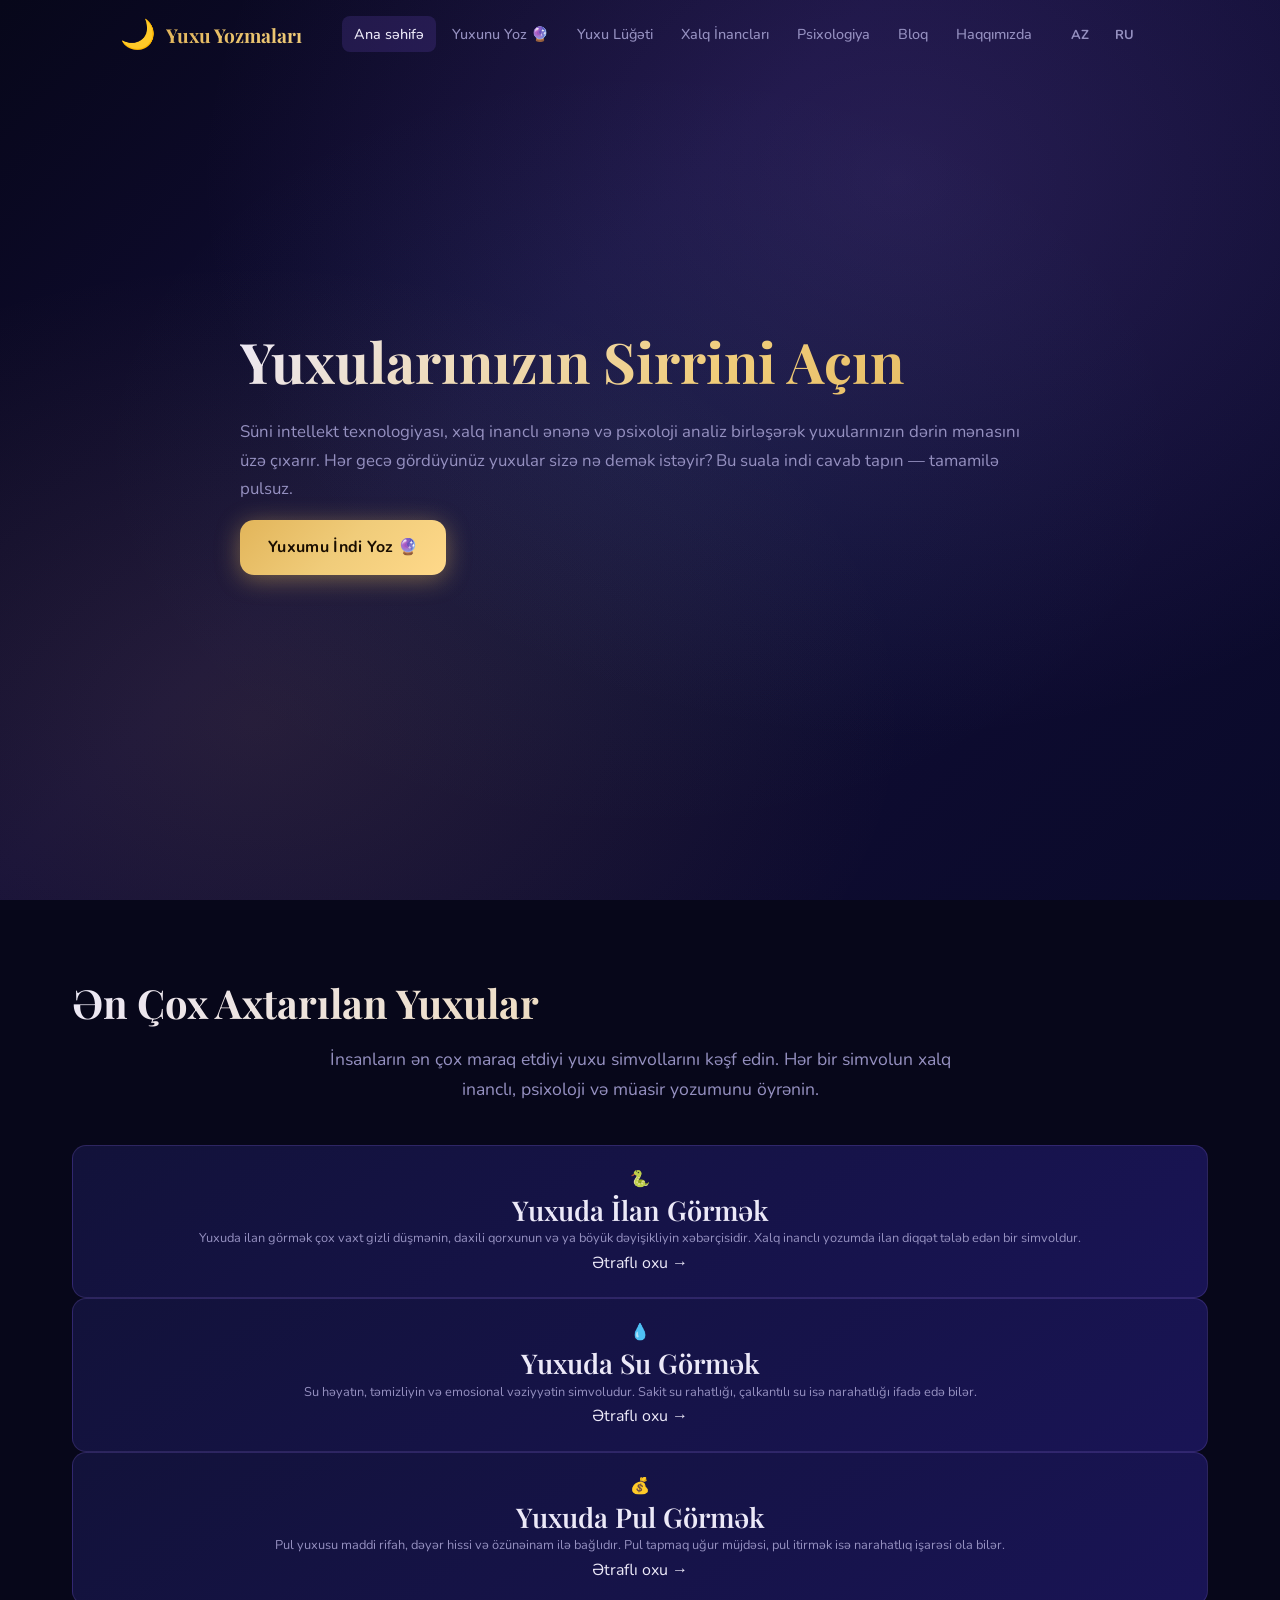
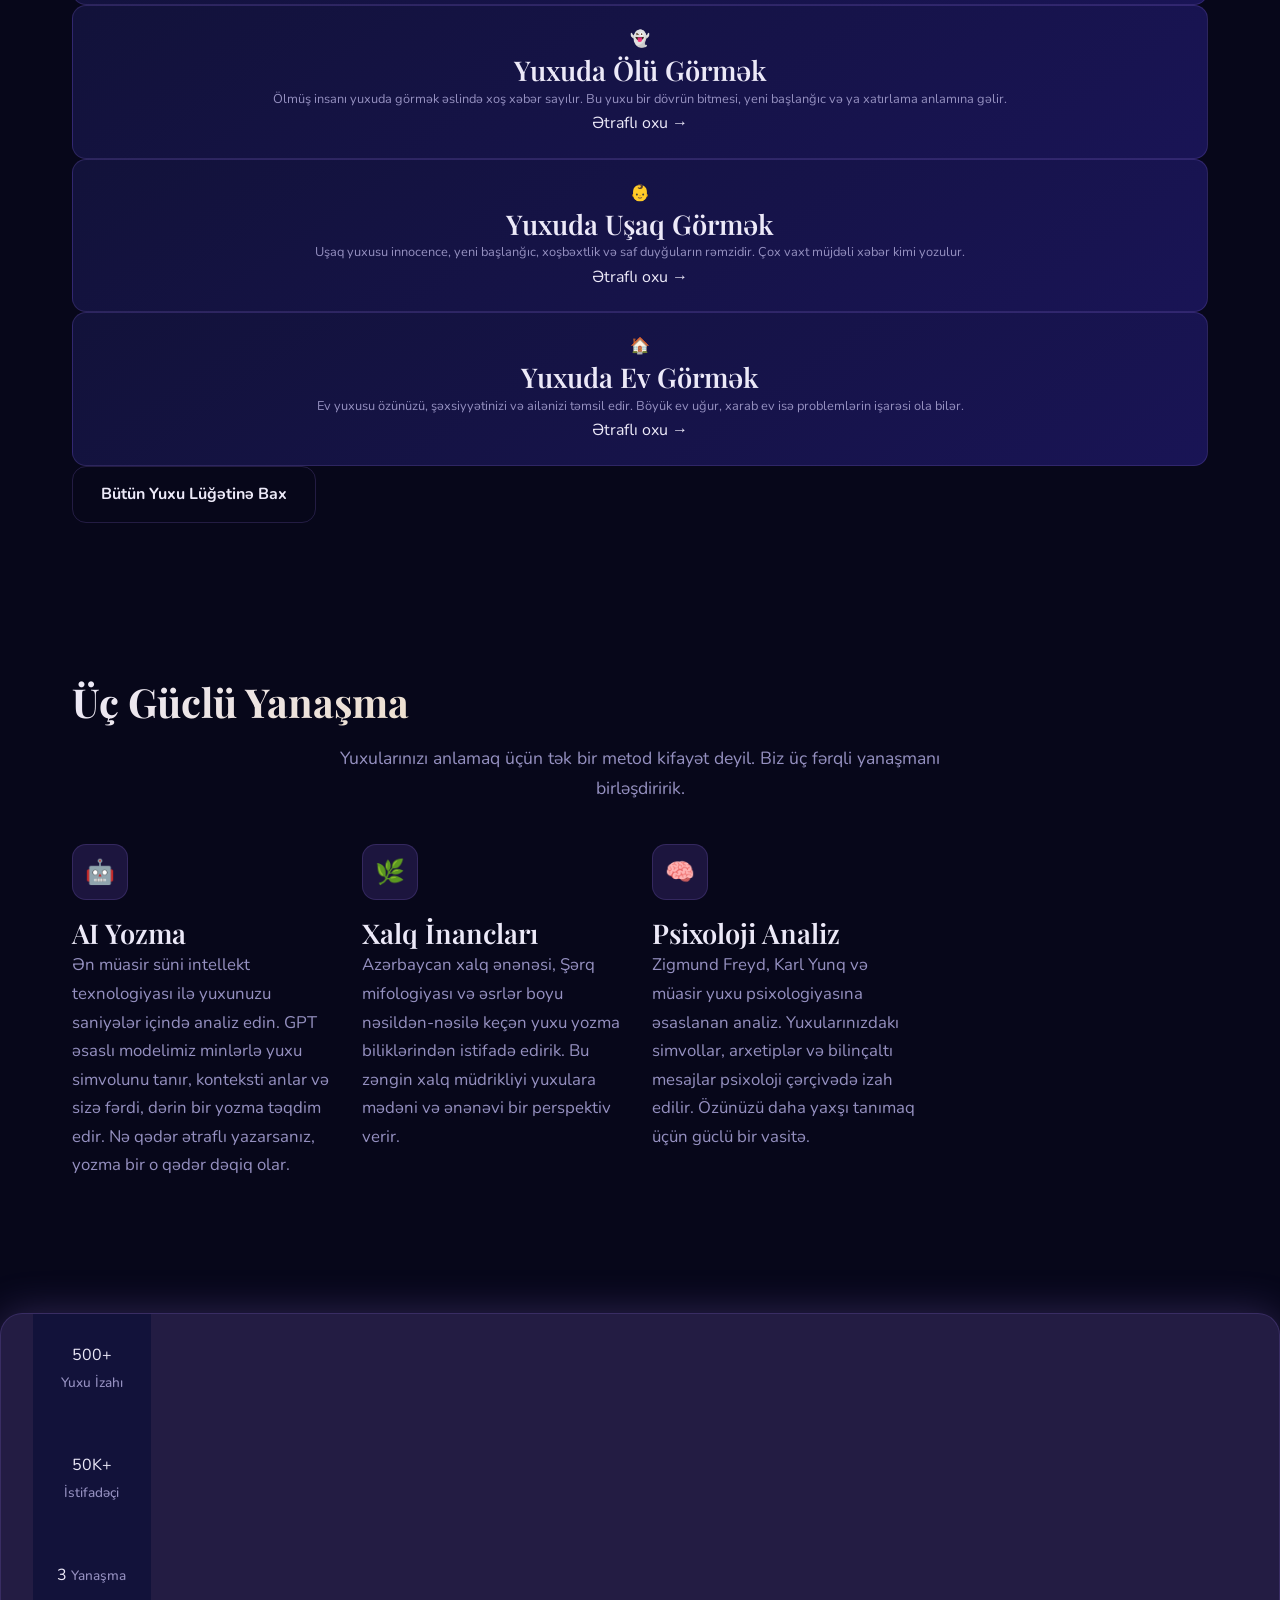
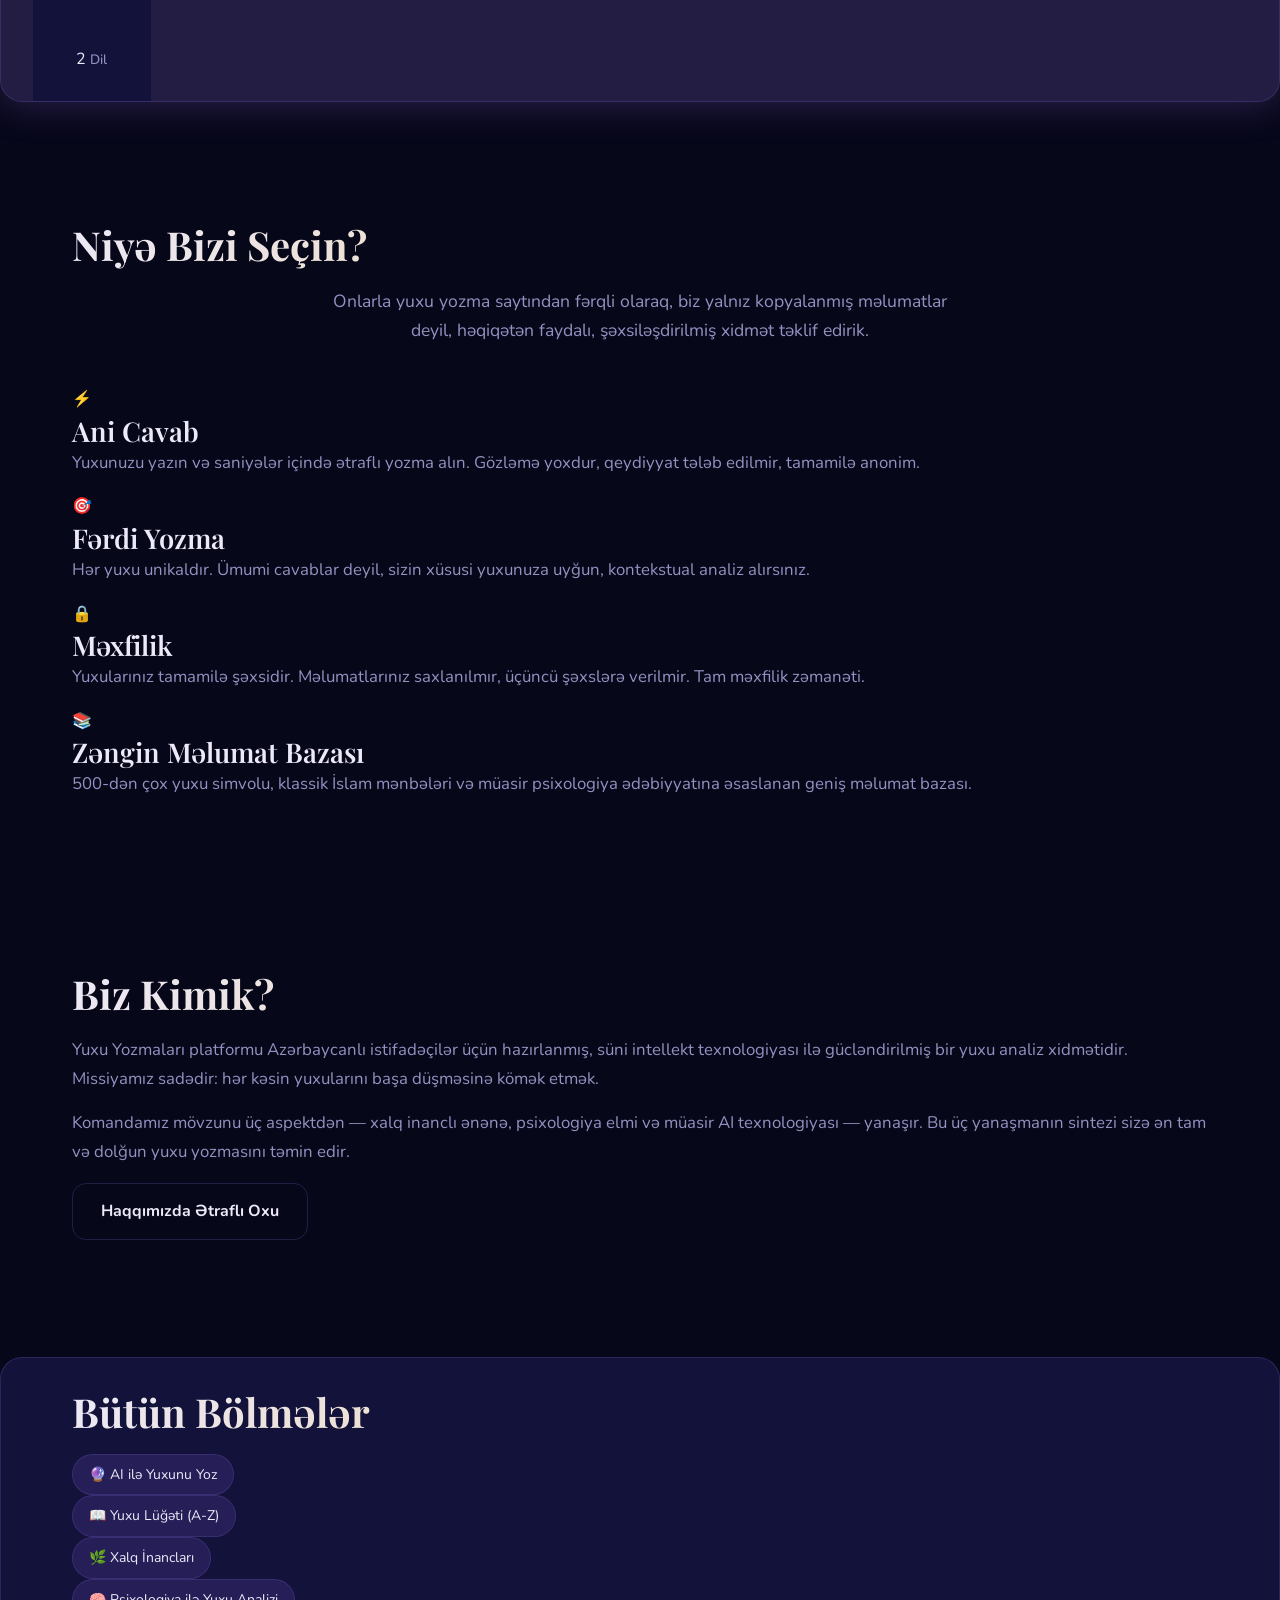
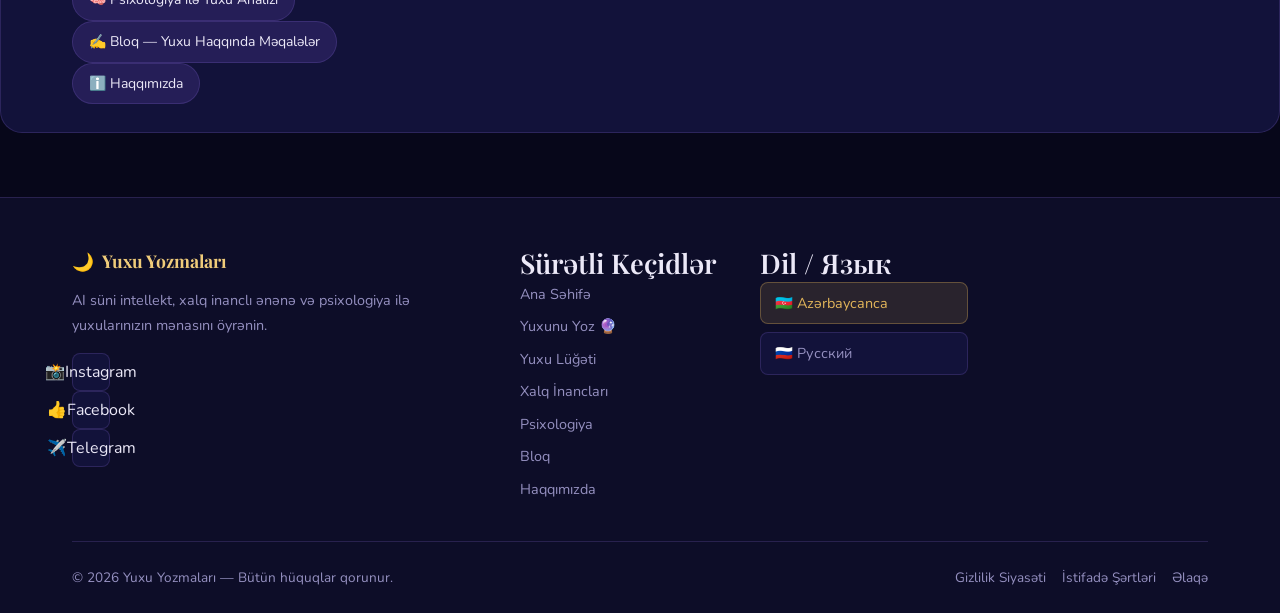
<file: index.html>
<!DOCTYPE html>
<html lang="az">
<head>
  <meta charset="UTF-8">
  <meta name="viewport" content="width=device-width, initial-scale=1.0">
  <title>Yuxu Yozmaları 2026 ✅ Yuxunun Mənasını Öyrən | Yuxu-Yozmalari.com.az</title>
  <meta name="description" content="Yuxu yozmaları 2026 — yuxularınızın mənasını AI süni intellekt ilə öyrənin. A-dan Z-yə yuxu yozması, xalq inanclı yozma, psixoloji yanaşma. Pulsuz online yuxu yozma.">
  <meta name="keywords" content="yuxu yozmaları, yuxu yozmasi, yuxu yozmasi 2026, yuxu mənası, xalq inanclı yuxu yozması, AI yuxu yozma, online yuxu yozma, pulsuz yuxu yozma">
  <meta name="author" content="Yuxu Yozmaları">
  <meta name="robots" content="index, follow">
  <link rel="canonical" href="https://yuxu-yozmalari.com.az/">

  <!-- hreflang -->
  <link rel="alternate" hreflang="az" href="https://yuxu-yozmalari.com.az/index.html">
  <link rel="alternate" hreflang="ru" href="https://yuxu-yozmalari.com.az/ru/index.html">
  <link rel="alternate" hreflang="x-default" href="https://yuxu-yozmalari.com.az/index.html">

  <!-- Open Graph -->
  <meta property="og:type" content="website">
  <meta property="og:title" content="Yuxu Yozmaları 2026 ✅ Yuxunun Mənasını Öyrən | Yuxu-Yozmalari.com.az">
  <meta property="og:description" content="Yuxu yozmaları 2026 — yuxularınızın mənasını AI süni intellekt ilə öyrənin. A-dan Z-yə yuxu yozması, islam yuxu yozumu, psixoloji yanaşma. Pulsuz online yuxu yozma.">
  <meta property="og:url" content="https://yuxu-yozmalari.com.az/">
  <meta property="og:site_name" content="Yuxu Yozmaları">
  <meta property="og:locale" content="az_AZ">
  <meta property="og:image" content="https://yuxu-yozmalari.com.az/images/og-image.jpg">

  <!-- Twitter Card -->
  <meta name="twitter:card" content="summary_large_image">
  <meta name="twitter:title" content="Yuxu Yozmaları 2026 ✅ Yuxunun Mənasını Öyrən">
  <meta name="twitter:description" content="Yuxu yozmaları 2026 — yuxularınızın mənasını AI süni intellekt ilə öyrənin. Pulsuz online yuxu yozma.">
  <meta name="twitter:image" content="https://yuxu-yozmalari.com.az/images/og-image.jpg">

  <!-- Schema.org WebSite JSON-LD -->
  <script type="application/ld+json">
  {
    "@context": "https://schema.org",
    "@type": "WebSite",
    "name": "Yuxu Yozmaları",
    "url": "https://yuxu-yozmalari.com.az/",
    "description": "Yuxu yozmaları 2026 — yuxularınızın mənasını AI süni intellekt ilə öyrənin.",
    "inLanguage": "az",
    "potentialAction": {
      "@type": "SearchAction",
      "target": "https://yuxu-yozmalari.com.az/yuxu-luget.html?q={search_term_string}",
      "query-input": "required name=search_term_string"
    },
    "publisher": {
      "@type": "Organization",
      "name": "Yuxu Yozmaları",
      "url": "https://yuxu-yozmalari.com.az/"
    }
  }
  </script>

  <link rel="stylesheet" href="css/style.css">
</head>
<body>

  <!-- Stars animation -->
  <div class="stars" aria-hidden="true">
    <div class="stars-layer stars-small"></div>
    <div class="stars-layer stars-medium"></div>
    <div class="stars-layer stars-large"></div>
  </div>

  <!-- Header -->
  <header class="site-header">
    <div class="container">
      <div class="header-inner">
        <a href="index.html" class="logo" aria-label="Yuxu Yozmaları Ana Səhifə">
          <span class="logo-icon">🌙</span>
          <span class="logo-text">Yuxu Yozmaları</span>
        </a>

        <button class="hamburger" id="hamburgerBtn" aria-label="Menyu aç" aria-expanded="false" aria-controls="mainNav">
          <span class="hamburger-line"></span>
          <span class="hamburger-line"></span>
          <span class="hamburger-line"></span>
        </button>

        <nav class="main-nav" id="mainNav" aria-label="Əsas naviqasiya">
          <ul class="nav-list">
            <li><a href="index.html" class="nav-link active" aria-current="page">Ana səhifə</a></li>
            <li><a href="yuxu-yozmasi.html" class="nav-link">Yuxunu Yoz 🔮</a></li>
            <li><a href="yuxu-luget.html" class="nav-link">Yuxu Lüğəti</a></li>
            <li><a href="xalq-inamlari.html" class="nav-link">Xalq İnancları</a></li>
            <li><a href="psixologiya-yuxu.html" class="nav-link">Psixologiya</a></li>
            <li><a href="blog.html" class="nav-link">Bloq</a></li>
            <li><a href="haqqimizda.html" class="nav-link">Haqqımızda</a></li>
          </ul>
        </nav>

        <div class="lang-switcher" aria-label="Dil seçimi">
          <a href="index.html" class="lang-btn lang-active" aria-current="true" hreflang="az" lang="az">AZ</a>
          <a href="ru/index.html" class="lang-btn" hreflang="ru" lang="ru">RU</a>
        </div>
      </div>
    </div>
  </header>

  <!-- Hero Section -->
  <section class="hero" aria-labelledby="heroHeading">
    <div class="container">
      <div class="hero-content">
        <h1 id="heroHeading" class="hero-title">Yuxularınızın Sirrini Açın</h1>
        <p class="hero-subtitle">
          Süni intellekt texnologiyası, xalq inanclı ənənə və psixoloji analiz birləşərək yuxularınızın dərin mənasını üzə çıxarır.
          Hər gecə gördüyünüz yuxular sizə nə demək istəyir? Bu suala indi cavab tapın — tamamilə pulsuz.
        </p>
        <a href="yuxu-yozmasi.html" class="btn btn-primary btn-hero">
          Yuxumu İndi Yoz 🔮
        </a>
      </div>
    </div>
  </section>

  <!-- Popular Dreams Section -->
  <section class="popular-dreams section" aria-labelledby="popularDreamsHeading">
    <div class="container">
      <h2 id="popularDreamsHeading" class="section-title">Ən Çox Axtarılan Yuxular</h2>
      <p class="section-subtitle">
        İnsanların ən çox maraq etdiyi yuxu simvollarını kəşf edin. Hər bir simvolun xalq inanclı, psixoloji
        və müasir yozumunu öyrənin.
      </p>
      <div class="dream-cards-grid">

        <article class="dream-card">
          <a href="yuxu-luget.html#ilan" class="dream-card-link">
            <div class="dream-card-icon" aria-hidden="true">🐍</div>
            <h3 class="dream-card-title">Yuxuda İlan Görmək</h3>
            <p class="dream-card-desc">
              Yuxuda ilan görmək çox vaxt gizli düşmənin, daxili qorxunun və ya böyük dəyişikliyin xəbərçisidir.
              Xalq inanclı yozumda ilan diqqət tələb edən bir simvoldur.
            </p>
            <span class="dream-card-more">Ətraflı oxu →</span>
          </a>
        </article>

        <article class="dream-card">
          <a href="yuxu-luget.html#su" class="dream-card-link">
            <div class="dream-card-icon" aria-hidden="true">💧</div>
            <h3 class="dream-card-title">Yuxuda Su Görmək</h3>
            <p class="dream-card-desc">
              Su həyatın, təmizliyin və emosional vəziyyətin simvoludur. Sakit su rahatlığı, çalkantılı su isə
              narahatlığı ifadə edə bilər.
            </p>
            <span class="dream-card-more">Ətraflı oxu →</span>
          </a>
        </article>

        <article class="dream-card">
          <a href="yuxu-luget.html#pul" class="dream-card-link">
            <div class="dream-card-icon" aria-hidden="true">💰</div>
            <h3 class="dream-card-title">Yuxuda Pul Görmək</h3>
            <p class="dream-card-desc">
              Pul yuxusu maddi rifah, dəyər hissi və özünəinam ilə bağlıdır. Pul tapmaq uğur müjdəsi,
              pul itirmək isə narahatlıq işarəsi ola bilər.
            </p>
            <span class="dream-card-more">Ətraflı oxu →</span>
          </a>
        </article>

        <article class="dream-card">
          <a href="yuxu-luget.html#olu" class="dream-card-link">
            <div class="dream-card-icon" aria-hidden="true">👻</div>
            <h3 class="dream-card-title">Yuxuda Ölü Görmək</h3>
            <p class="dream-card-desc">
              Ölmüş insanı yuxuda görmək əslində xoş xəbər sayılır. Bu yuxu bir dövrün bitmesi,
              yeni başlanğıc və ya xatırlama anlamına gəlir.
            </p>
            <span class="dream-card-more">Ətraflı oxu →</span>
          </a>
        </article>

        <article class="dream-card">
          <a href="yuxu-luget.html#usaq" class="dream-card-link">
            <div class="dream-card-icon" aria-hidden="true">👶</div>
            <h3 class="dream-card-title">Yuxuda Uşaq Görmək</h3>
            <p class="dream-card-desc">
              Uşaq yuxusu innocence, yeni başlanğıc, xoşbəxtlik və saf duyğuların rəmzidir.
              Çox vaxt müjdəli xəbər kimi yozulur.
            </p>
            <span class="dream-card-more">Ətraflı oxu →</span>
          </a>
        </article>

        <article class="dream-card">
          <a href="yuxu-luget.html#ev" class="dream-card-link">
            <div class="dream-card-icon" aria-hidden="true">🏠</div>
            <h3 class="dream-card-title">Yuxuda Ev Görmək</h3>
            <p class="dream-card-desc">
              Ev yuxusu özünüzü, şəxsiyyətinizi və ailənizi təmsil edir. Böyük ev uğur,
              xarab ev isə problemlərin işarəsi ola bilər.
            </p>
            <span class="dream-card-more">Ətraflı oxu →</span>
          </a>
        </article>

      </div>
      <div class="section-cta">
        <a href="yuxu-luget.html" class="btn btn-secondary">Bütün Yuxu Lüğətinə Bax</a>
      </div>
    </div>
  </section>

  <!-- Features Section -->
  <section class="features section" aria-labelledby="featuresHeading">
    <div class="container">
      <h2 id="featuresHeading" class="section-title">Üç Güclü Yanaşma</h2>
      <p class="section-subtitle">
        Yuxularınızı anlamaq üçün tək bir metod kifayət deyil. Biz üç fərqli yanaşmanı birləşdiririk.
      </p>
      <div class="features-grid">

        <div class="feature-item">
          <div class="feature-icon" aria-hidden="true">🤖</div>
          <h3 class="feature-title">AI Yozma</h3>
          <p class="feature-desc">
            Ən müasir süni intellekt texnologiyası ilə yuxunuzu saniyələr içində analiz edin.
            GPT əsaslı modelimiz minlərlə yuxu simvolunu tanır, konteksti anlar və sizə
            fərdi, dərin bir yozma təqdim edir. Nə qədər ətraflı yazarsanız, yozma bir o qədər dəqiq olar.
          </p>
        </div>

        <div class="feature-item">
          <div class="feature-icon" aria-hidden="true">🌿</div>
          <h3 class="feature-title">Xalq İnancları</h3>
          <p class="feature-desc">
            Azərbaycan xalq ənənəsi, Şərq mifologiyası və əsrlər boyu nəsildən-nəsilə keçən yuxu
            yozma biliklərindən istifadə edirik. Bu zəngin xalq müdrikliyi yuxulara
            mədəni və ənənəvi bir perspektiv verir.
          </p>
        </div>

        <div class="feature-item">
          <div class="feature-icon" aria-hidden="true">🧠</div>
          <h3 class="feature-title">Psixoloji Analiz</h3>
          <p class="feature-desc">
            Zigmund Freyd, Karl Yunq və müasir yuxu psixologiyasına əsaslanan analiz.
            Yuxularınızdakı simvollar, arxetiplər və bilinçaltı mesajlar psixoloji
            çərçivədə izah edilir. Özünüzü daha yaxşı tanımaq üçün güclü bir vasitə.
          </p>
        </div>

      </div>
    </div>
  </section>

  <!-- Stats Bar -->
  <section class="stats-bar" aria-label="Statistika">
    <div class="container">
      <div class="stats-grid">
        <div class="stat-item">
          <span class="stat-number">500+</span>
          <span class="stat-label">Yuxu İzahı</span>
        </div>
        <div class="stat-item">
          <span class="stat-number">50K+</span>
          <span class="stat-label">İstifadəçi</span>
        </div>
        <div class="stat-item">
          <span class="stat-number">3</span>
          <span class="stat-label">Yanaşma</span>
        </div>
        <div class="stat-item">
          <span class="stat-number">2</span>
          <span class="stat-label">Dil</span>
        </div>
      </div>
    </div>
  </section>

  <!-- Why Choose Us Section -->
  <section class="why-us section" aria-labelledby="whyUsHeading">
    <div class="container">
      <h2 id="whyUsHeading" class="section-title">Niyə Bizi Seçin?</h2>
      <p class="section-subtitle">
        Onlarla yuxu yozma saytından fərqli olaraq, biz yalnız kopyalanmış məlumatlar deyil,
        həqiqətən faydalı, şəxsiləşdirilmiş xidmət təklif edirik.
      </p>
      <div class="why-us-grid">

        <div class="why-card">
          <div class="why-card-icon" aria-hidden="true">⚡</div>
          <h3 class="why-card-title">Ani Cavab</h3>
          <p class="why-card-desc">
            Yuxunuzu yazın və saniyələr içində ətraflı yozma alın. Gözləmə yoxdur,
            qeydiyyat tələb edilmir, tamamilə anonim.
          </p>
        </div>

        <div class="why-card">
          <div class="why-card-icon" aria-hidden="true">🎯</div>
          <h3 class="why-card-title">Fərdi Yozma</h3>
          <p class="why-card-desc">
            Hər yuxu unikaldır. Ümumi cavablar deyil, sizin xüsusi yuxunuza uyğun,
            kontekstual analiz alırsınız.
          </p>
        </div>

        <div class="why-card">
          <div class="why-card-icon" aria-hidden="true">🔒</div>
          <h3 class="why-card-title">Məxfilik</h3>
          <p class="why-card-desc">
            Yuxularınız tamamilə şəxsidir. Məlumatlarınız saxlanılmır, üçüncü şəxslərə
            verilmir. Tam məxfilik zəmanəti.
          </p>
        </div>

        <div class="why-card">
          <div class="why-card-icon" aria-hidden="true">📚</div>
          <h3 class="why-card-title">Zəngin Məlumat Bazası</h3>
          <p class="why-card-desc">
            500-dən çox yuxu simvolu, klassik İslam mənbələri və müasir psixologiya
            ədəbiyyatına əsaslanan geniş məlumat bazası.
          </p>
        </div>

      </div>
    </div>
  </section>

  <!-- About Section -->
  <section class="about-brief section" aria-labelledby="aboutBriefHeading">
    <div class="container">
      <div class="about-brief-inner">
        <div class="about-brief-text">
          <h2 id="aboutBriefHeading" class="section-title text-left">Biz Kimik?</h2>
          <p>
            Yuxu Yozmaları platformu Azərbaycanlı istifadəçilər üçün hazırlanmış, süni intellekt
            texnologiyası ilə gücləndirilmiş bir yuxu analiz xidmətidir. Missiyamız sadədir:
            hər kəsin yuxularını başa düşməsinə kömək etmək.
          </p>
          <p>
            Komandamız mövzunu üç aspektdən — xalq inanclı ənənə, psixologiya elmi və müasir AI
            texnologiyası — yanaşır. Bu üç yanaşmanın sintezi sizə ən tam və dolğun yuxu
            yozmasını təmin edir.
          </p>
          <a href="haqqimizda.html" class="btn btn-secondary">Haqqımızda Ətraflı Oxu</a>
        </div>
      </div>
    </div>
  </section>

  <!-- Related Links Section -->
  <section class="related-links section" aria-labelledby="relatedLinksHeading">
    <div class="container">
      <h2 id="relatedLinksHeading" class="section-title">Bütün Bölmələr</h2>
      <nav aria-label="Sayt bölmələri">
        <ul class="related-links-list">
          <li><a href="yuxu-yozmasi.html" class="related-link">🔮 AI ilə Yuxunu Yoz</a></li>
          <li><a href="yuxu-luget.html" class="related-link">📖 Yuxu Lüğəti (A-Z)</a></li>
          <li><a href="xalq-inamlari.html" class="related-link">🌿 Xalq İnancları</a></li>
          <li><a href="psixologiya-yuxu.html" class="related-link">🧠 Psixologiya ilə Yuxu Analizi</a></li>
          <li><a href="blog.html" class="related-link">✍️ Bloq — Yuxu Haqqında Məqalələr</a></li>
          <li><a href="haqqimizda.html" class="related-link">ℹ️ Haqqımızda</a></li>
        </ul>
      </nav>
    </div>
  </section>

  <!-- Footer -->
  <footer class="site-footer" aria-label="Sayt altlığı">
    <div class="container">
      <div class="footer-grid">

        <div class="footer-col footer-brand">
          <a href="index.html" class="footer-logo">
            <span>🌙</span> Yuxu Yozmaları
          </a>
          <p class="footer-brand-desc">
            AI süni intellekt, xalq inanclı ənənə və psixologiya ilə
            yuxularınızın mənasını öyrənin.
          </p>
          <div class="footer-social" aria-label="Sosial şəbəkələr">
            <a href="https://instagram.com/yuxuyozmalari" class="social-link" target="_blank" rel="noopener noreferrer" aria-label="Instagram">
              <span aria-hidden="true">📸</span> Instagram
            </a>
            <a href="https://facebook.com/yuxuyozmalari" class="social-link" target="_blank" rel="noopener noreferrer" aria-label="Facebook">
              <span aria-hidden="true">👍</span> Facebook
            </a>
            <a href="https://t.me/yuxuyozmalari" class="social-link" target="_blank" rel="noopener noreferrer" aria-label="Telegram">
              <span aria-hidden="true">✈️</span> Telegram
            </a>
          </div>
        </div>

        <div class="footer-col">
          <h3 class="footer-col-title">Sürətli Keçidlər</h3>
          <ul class="footer-links">
            <li><a href="index.html">Ana Səhifə</a></li>
            <li><a href="yuxu-yozmasi.html">Yuxunu Yoz 🔮</a></li>
            <li><a href="yuxu-luget.html">Yuxu Lüğəti</a></li>
            <li><a href="xalq-inamlari.html">Xalq İnancları</a></li>
            <li><a href="psixologiya-yuxu.html">Psixologiya</a></li>
            <li><a href="blog.html">Bloq</a></li>
            <li><a href="haqqimizda.html">Haqqımızda</a></li>
          </ul>
        </div>

        <div class="footer-col">
          <h3 class="footer-col-title">Dil / Язык</h3>
          <div class="footer-lang-switcher" aria-label="Dil seçimi">
            <a href="index.html" class="footer-lang-btn footer-lang-active" hreflang="az" lang="az">🇦🇿 Azərbaycanca</a>
            <a href="ru/index.html" class="footer-lang-btn" hreflang="ru" lang="ru">🇷🇺 Русский</a>
          </div>
        </div>

      </div>

      <div class="footer-bottom">
        <p class="footer-copyright">
          &copy; 2026 Yuxu Yozmaları — Bütün hüquqlar qorunur.
        </p>
        <nav class="footer-legal" aria-label="Hüquqi sənədlər">
          <a href="gizlilik-siyaseti.html">Gizlilik Siyasəti</a>
          <a href="istifade-sertleri.html">İstifadə Şərtləri</a>
          <a href="elaqe.html">Əlaqə</a>
        </nav>
      </div>

    </div>
  </footer>

  <script src="js/main.js"></script>
</body>
</html>
</file>
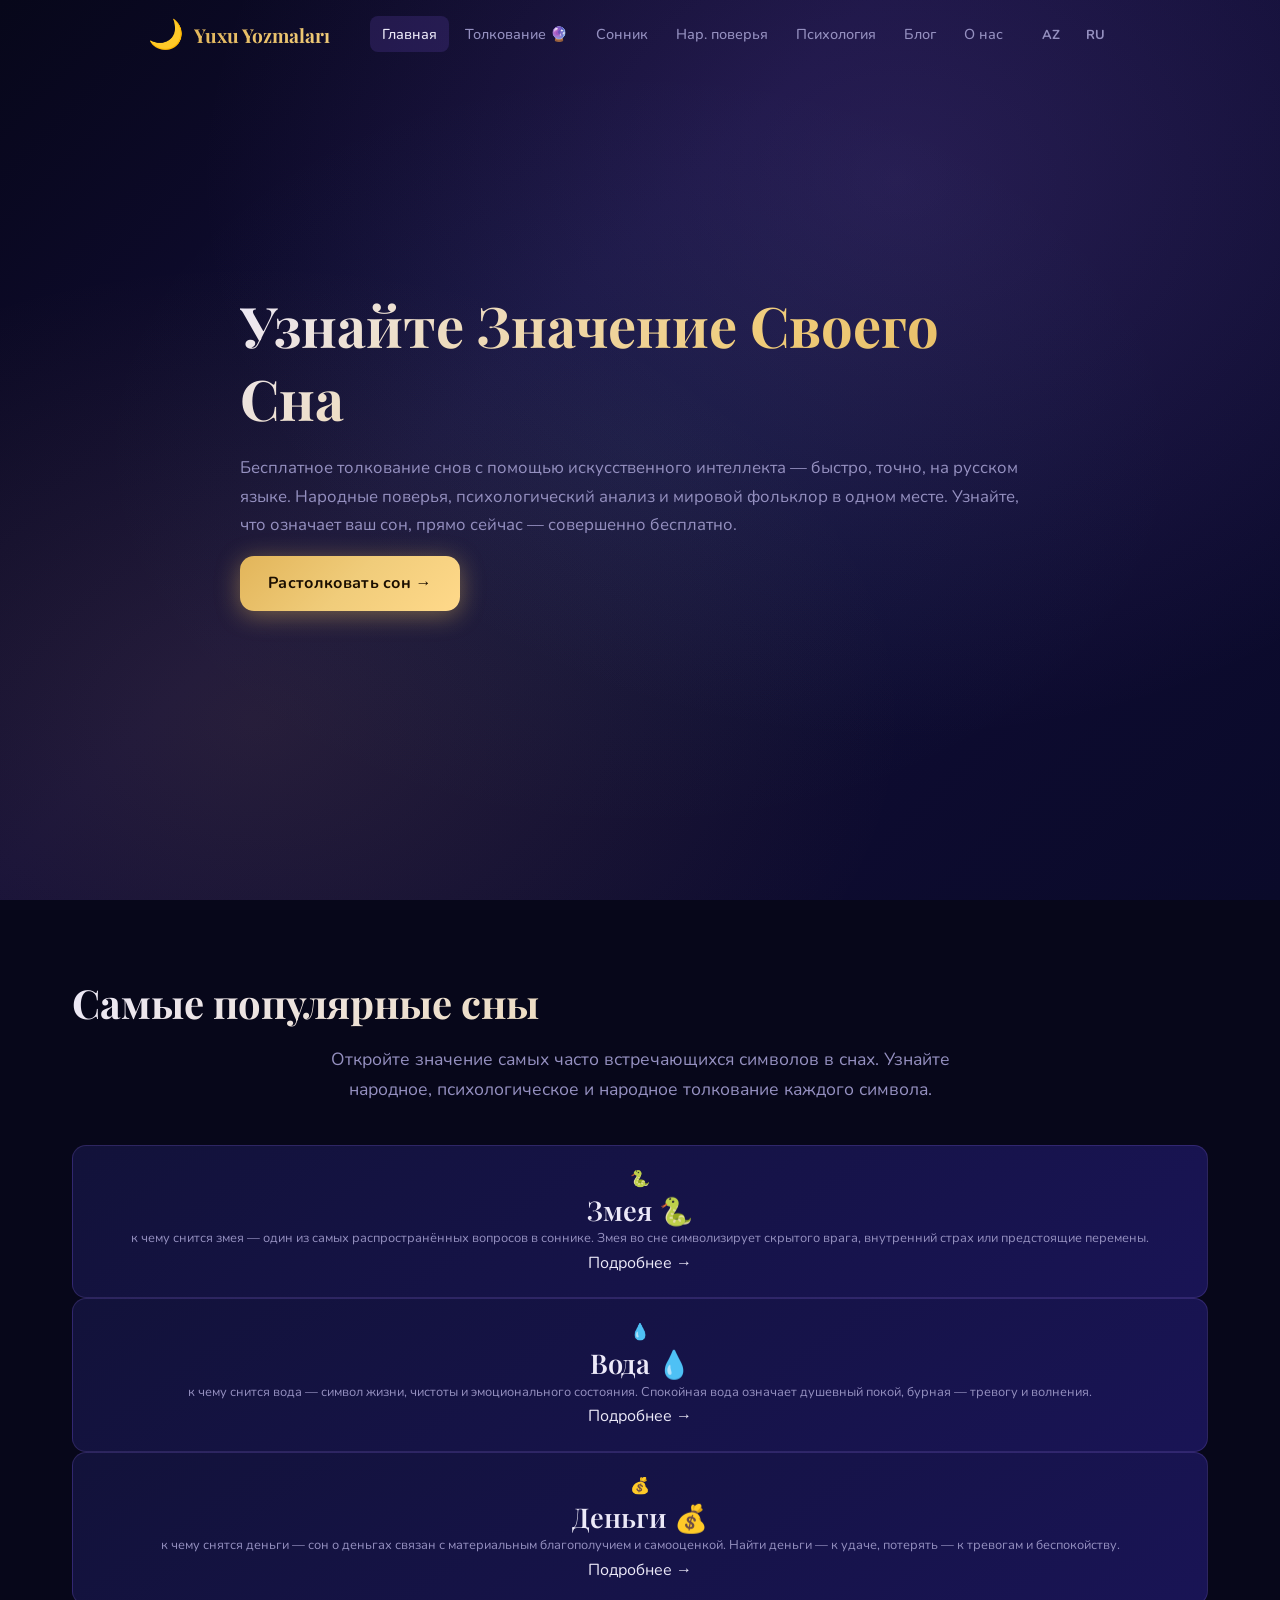
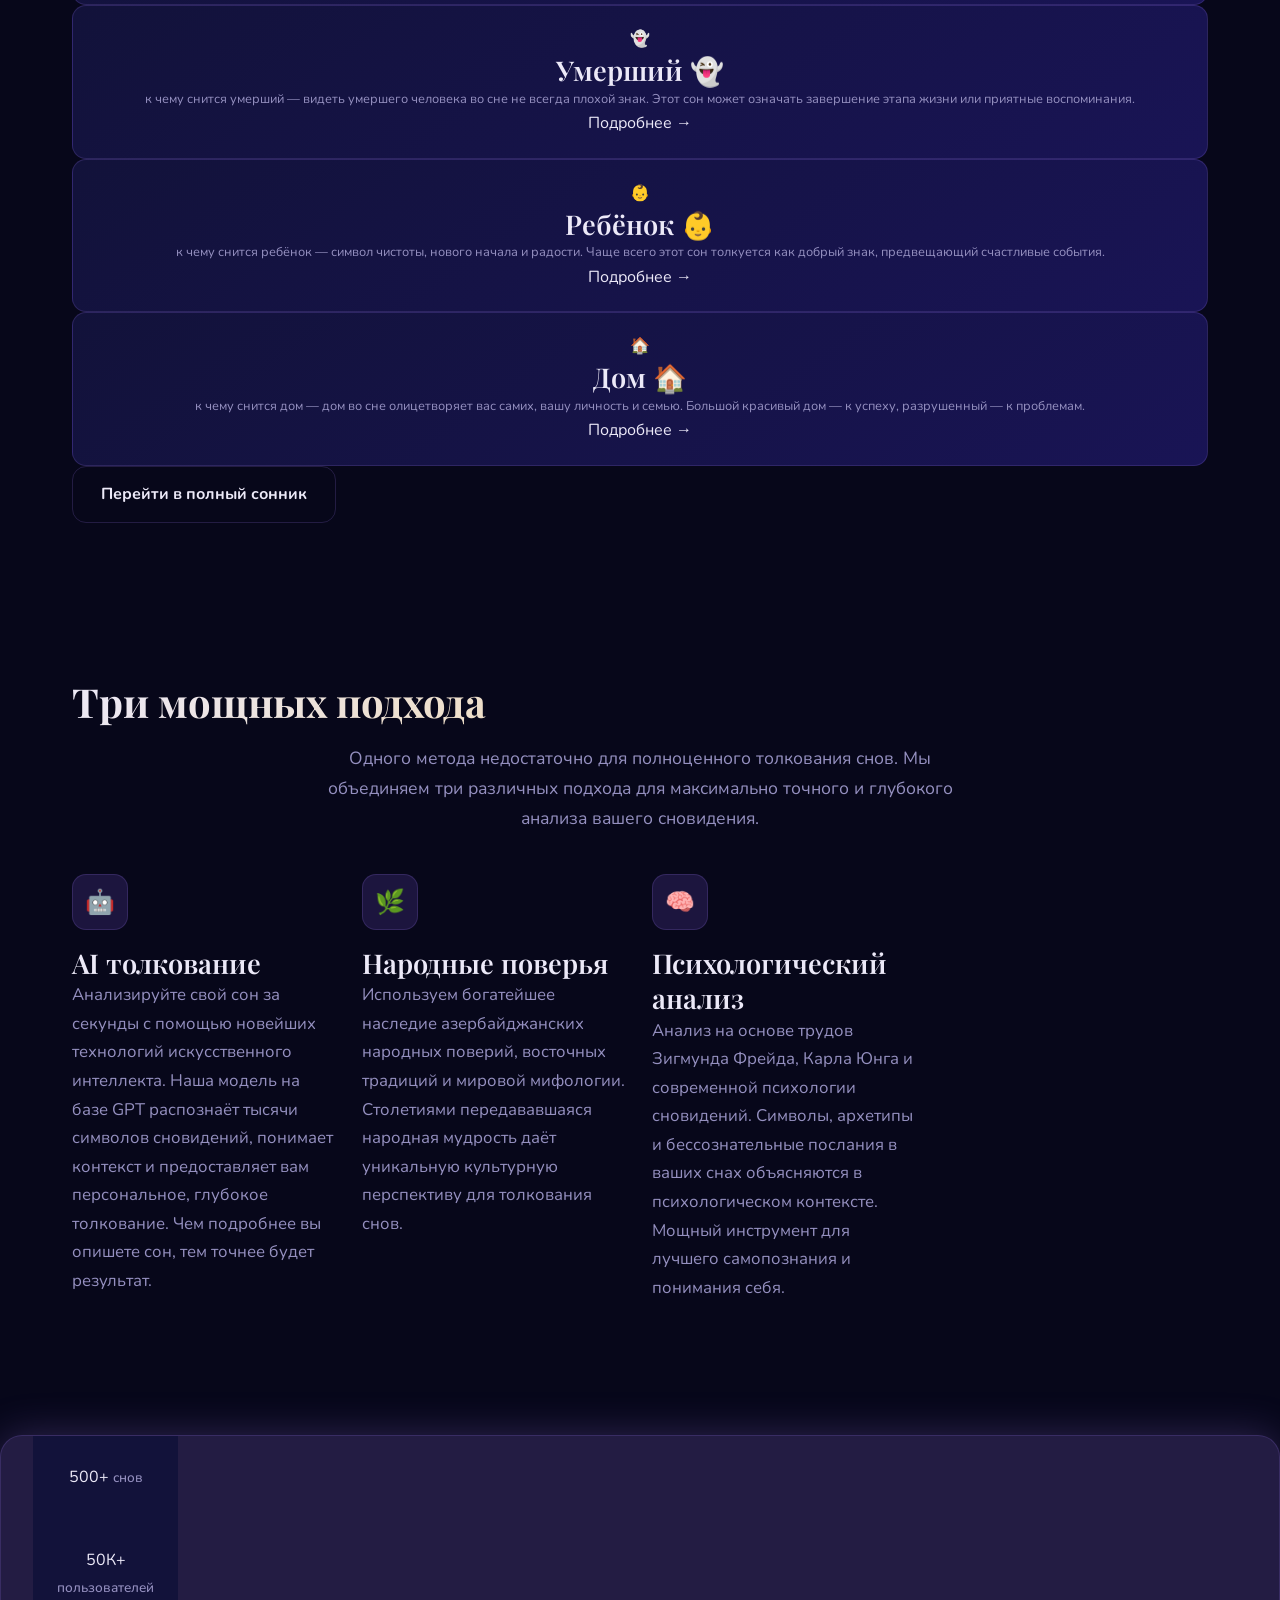
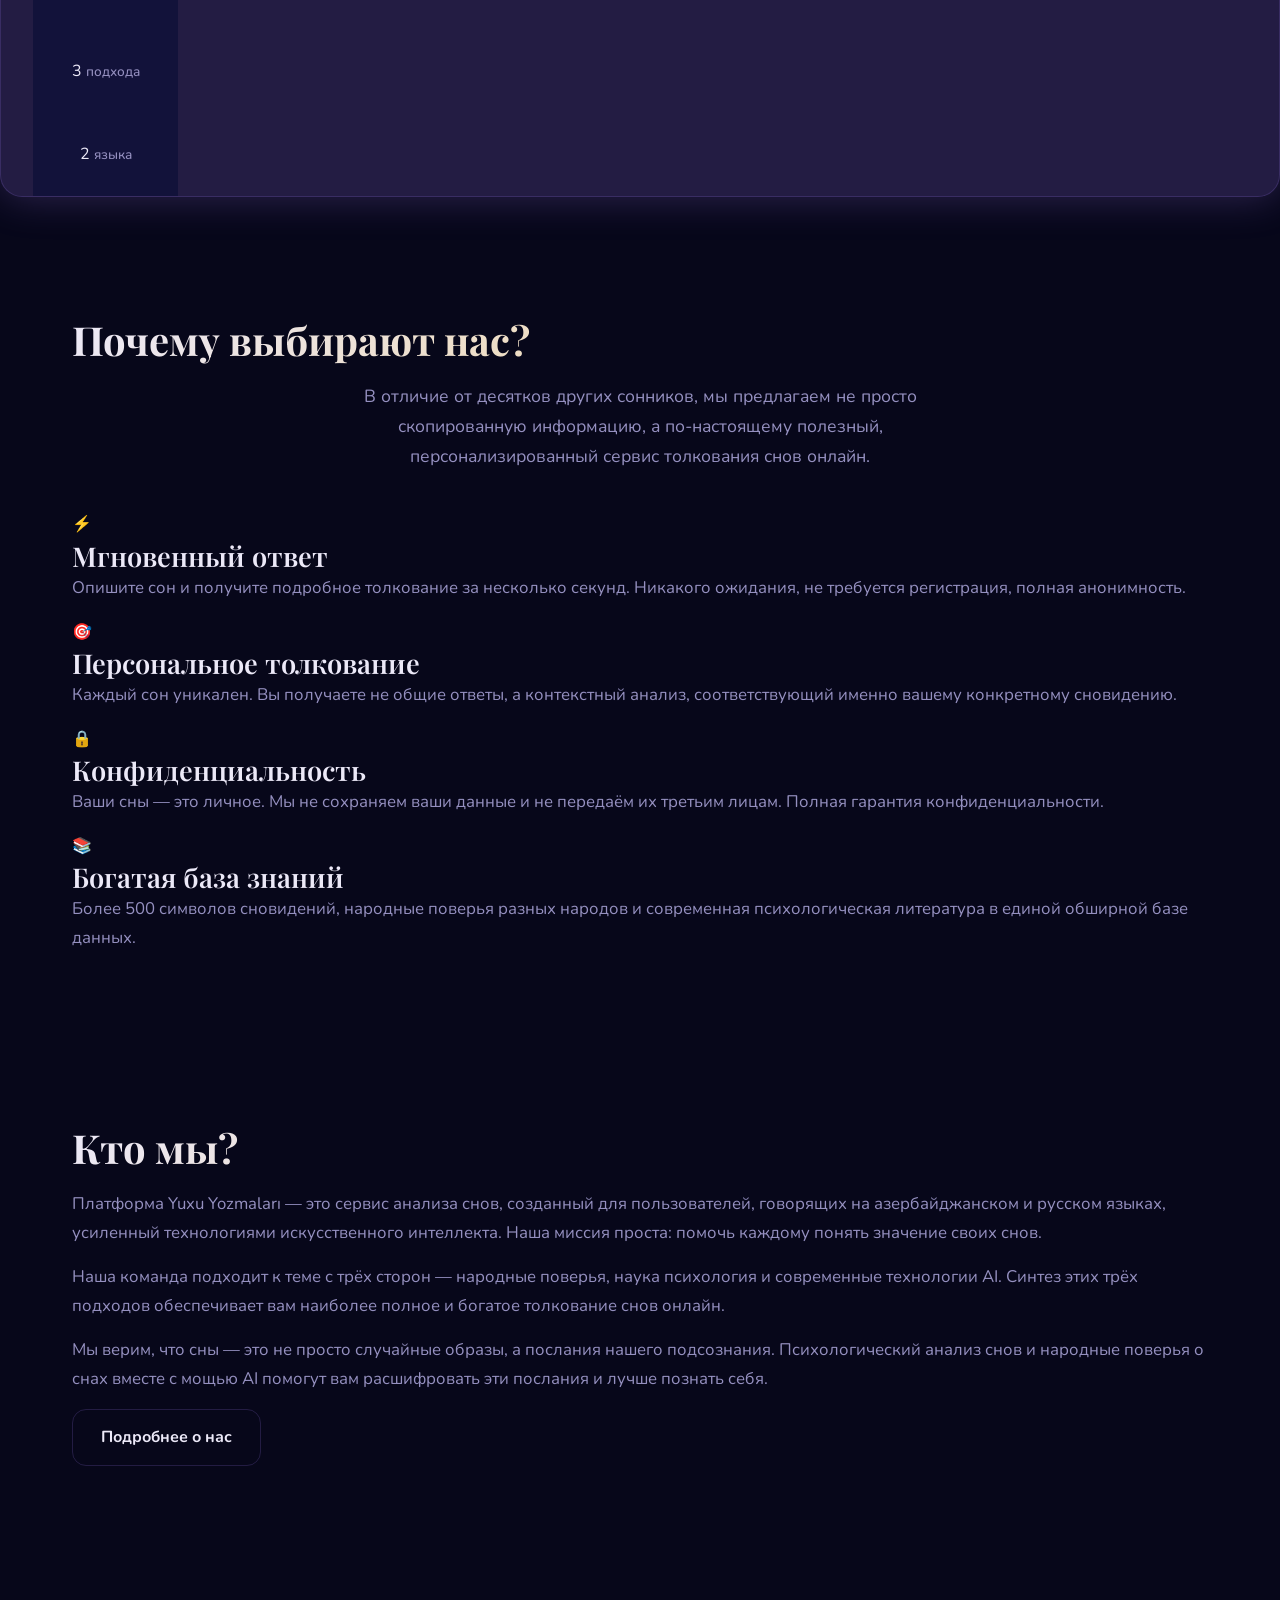
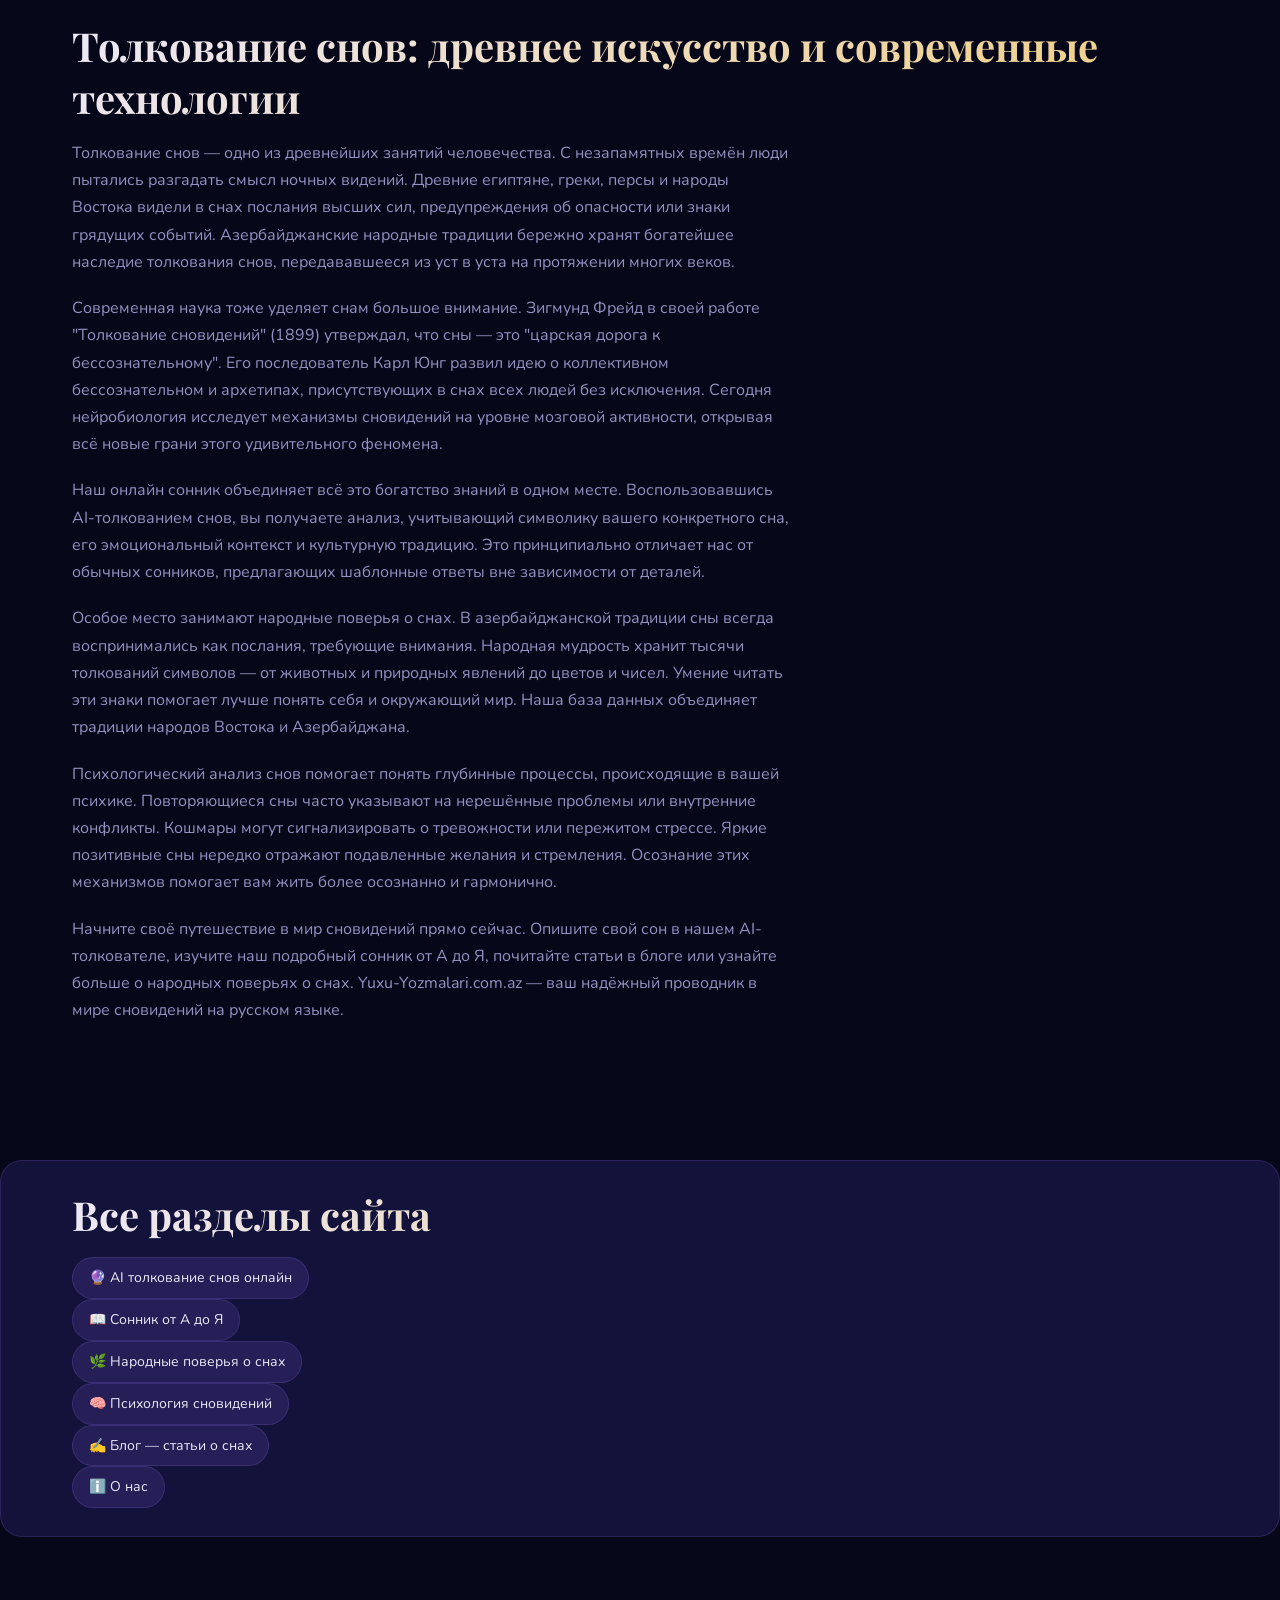
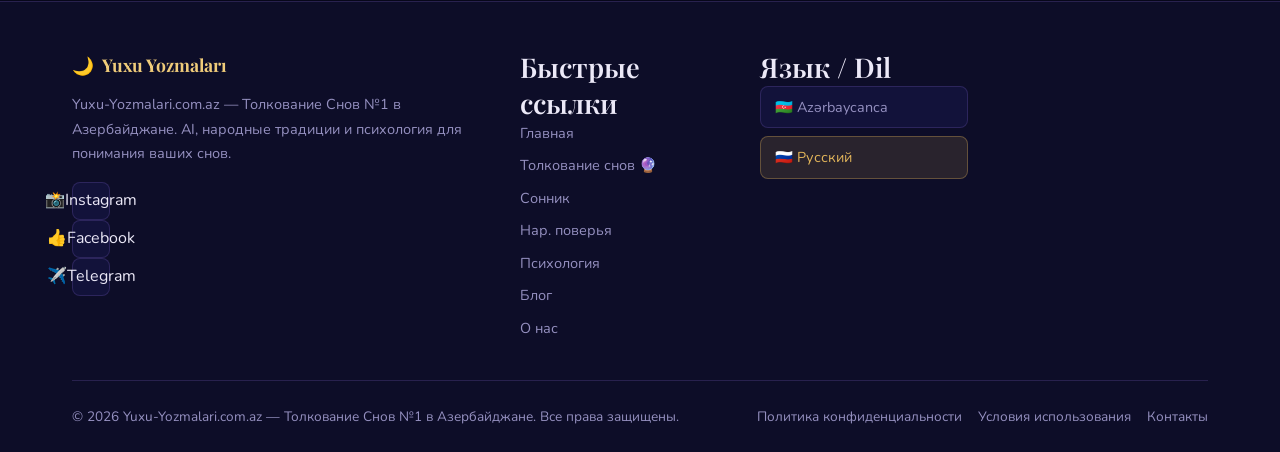
<file: ru/index.html>
<!DOCTYPE html>
<html lang="ru">
<head>
  <meta charset="UTF-8">
  <meta name="viewport" content="width=device-width, initial-scale=1.0">
  <title>Толкование Снов 2026 ✅ Онлайн Сонник с AI | Yuxu-Yozmalari.com.az</title>
  <meta name="description" content="Бесплатное толкование снов 2026 с помощью искусственного интеллекта. Сонник от А до Я, народные поверья, психология сновидений. Узнайте значение вашего сна за секунды.">
  <meta name="keywords" content="толкование снов, сонник, к чему снится, значение снов, толкование снов онлайн">
  <meta name="author" content="Yuxu Yozmaları">
  <meta name="robots" content="index, follow">
  <link rel="canonical" href="https://yuxu-yozmalari.com.az/ru/index.html">

  <!-- hreflang -->
  <link rel="alternate" hreflang="az" href="https://yuxu-yozmalari.com.az/index.html">
  <link rel="alternate" hreflang="ru" href="https://yuxu-yozmalari.com.az/ru/index.html">
  <link rel="alternate" hreflang="x-default" href="https://yuxu-yozmalari.com.az/index.html">

  <!-- Open Graph -->
  <meta property="og:type" content="website">
  <meta property="og:title" content="Толкование Снов 2026 ✅ Онлайн Сонник с AI | Yuxu-Yozmalari.com.az">
  <meta property="og:description" content="Бесплатное толкование снов 2026 с помощью искусственного интеллекта. Сонник от А до Я, народные поверья, психология сновидений.">
  <meta property="og:url" content="https://yuxu-yozmalari.com.az/ru/index.html">
  <meta property="og:site_name" content="Yuxu Yozmaları">
  <meta property="og:locale" content="ru_RU">
  <meta property="og:image" content="https://yuxu-yozmalari.com.az/images/og-image.jpg">

  <!-- Twitter Card -->
  <meta name="twitter:card" content="summary_large_image">
  <meta name="twitter:title" content="Толкование Снов 2026 ✅ Онлайн Сонник с AI">
  <meta name="twitter:description" content="Бесплатное толкование снов 2026 с помощью искусственного интеллекта. Сонник от А до Я.">
  <meta name="twitter:image" content="https://yuxu-yozmalari.com.az/images/og-image.jpg">

  <!-- Schema.org WebSite JSON-LD -->
  <script type="application/ld+json">
  {
    "@context": "https://schema.org",
    "@type": "WebSite",
    "name": "Yuxu Yozmaları",
    "url": "https://yuxu-yozmalari.com.az/ru/",
    "description": "Бесплатное толкование снов 2026 с помощью искусственного интеллекта. Сонник от А до Я, исламское толкование, психология сновидений.",
    "inLanguage": "ru",
    "potentialAction": {
      "@type": "SearchAction",
      "target": "https://yuxu-yozmalari.com.az/ru/sonnik.html?q={search_term_string}",
      "query-input": "required name=search_term_string"
    },
    "publisher": {
      "@type": "Organization",
      "name": "Yuxu Yozmaları",
      "url": "https://yuxu-yozmalari.com.az/"
    }
  }
  </script>

  <link rel="stylesheet" href="../css/style.css">
</head>
<body>

  <!-- Stars animation -->
  <div class="stars" aria-hidden="true">
    <div class="stars-layer stars-small"></div>
    <div class="stars-layer stars-medium"></div>
    <div class="stars-layer stars-large"></div>
  </div>

  <!-- Header -->
  <header class="site-header">
    <div class="container">
      <div class="header-inner">
        <a href="index.html" class="logo" aria-label="Yuxu Yozmaları — Главная страница">
          <span class="logo-icon">🌙</span>
          <span class="logo-text">Yuxu Yozmaları</span>
        </a>

        <button class="hamburger" id="hamburgerBtn" aria-label="Открыть меню" aria-expanded="false" aria-controls="mainNav">
          <span class="hamburger-line"></span>
          <span class="hamburger-line"></span>
          <span class="hamburger-line"></span>
        </button>

        <nav class="main-nav" id="mainNav" aria-label="Основная навигация">
          <ul class="nav-list">
            <li><a href="index.html" class="nav-link active" aria-current="page">Главная</a></li>
            <li><a href="tolkovanie-snov.html" class="nav-link">Толкование 🔮</a></li>
            <li><a href="sonnik.html" class="nav-link">Сонник</a></li>
            <li><a href="narodnye-poverya.html" class="nav-link">Нар. поверья</a></li>
            <li><a href="psihologiya-snov.html" class="nav-link">Психология</a></li>
            <li><a href="blog.html" class="nav-link">Блог</a></li>
            <li><a href="o-nas.html" class="nav-link">О нас</a></li>
          </ul>
        </nav>

        <div class="lang-switcher" aria-label="Выбор языка">
          <a href="../index.html" class="lang-btn" hreflang="az" lang="az">AZ</a>
          <a href="index.html" class="lang-btn lang-active" aria-current="true" hreflang="ru" lang="ru">RU</a>
        </div>
      </div>
    </div>
  </header>

  <!-- Hero Section -->
  <section class="hero" aria-labelledby="heroHeading">
    <div class="container">
      <div class="hero-content">
        <h1 id="heroHeading" class="hero-title">Узнайте Значение Своего Сна</h1>
        <p class="hero-subtitle">
          Бесплатное толкование снов с помощью искусственного интеллекта — быстро, точно, на русском языке.
          Народные поверья, психологический анализ и мировой фольклор в одном месте.
          Узнайте, что означает ваш сон, прямо сейчас — совершенно бесплатно.
        </p>
        <a href="tolkovanie-snov.html" class="btn btn-primary btn-hero">
          Растолковать сон →
        </a>
      </div>
    </div>
  </section>

  <!-- Popular Dreams Section -->
  <section class="popular-dreams section" aria-labelledby="popularDreamsHeading">
    <div class="container">
      <h2 id="popularDreamsHeading" class="section-title">Самые популярные сны</h2>
      <p class="section-subtitle">
        Откройте значение самых часто встречающихся символов в снах. Узнайте народное, психологическое
        и народное толкование каждого символа.
      </p>
      <div class="dream-cards-grid">

        <article class="dream-card">
          <a href="sonnik.html#zmeya" class="dream-card-link">
            <div class="dream-card-icon" aria-hidden="true">🐍</div>
            <h3 class="dream-card-title">Змея 🐍</h3>
            <p class="dream-card-desc">
              к чему снится змея — один из самых распространённых вопросов в соннике. Змея во сне
              символизирует скрытого врага, внутренний страх или предстоящие перемены.
            </p>
            <span class="dream-card-more">Подробнее →</span>
          </a>
        </article>

        <article class="dream-card">
          <a href="sonnik.html#voda" class="dream-card-link">
            <div class="dream-card-icon" aria-hidden="true">💧</div>
            <h3 class="dream-card-title">Вода 💧</h3>
            <p class="dream-card-desc">
              к чему снится вода — символ жизни, чистоты и эмоционального состояния. Спокойная вода
              означает душевный покой, бурная — тревогу и волнения.
            </p>
            <span class="dream-card-more">Подробнее →</span>
          </a>
        </article>

        <article class="dream-card">
          <a href="sonnik.html#dengi" class="dream-card-link">
            <div class="dream-card-icon" aria-hidden="true">💰</div>
            <h3 class="dream-card-title">Деньги 💰</h3>
            <p class="dream-card-desc">
              к чему снятся деньги — сон о деньгах связан с материальным благополучием и самооценкой.
              Найти деньги — к удаче, потерять — к тревогам и беспокойству.
            </p>
            <span class="dream-card-more">Подробнее →</span>
          </a>
        </article>

        <article class="dream-card">
          <a href="sonnik.html#umershiy" class="dream-card-link">
            <div class="dream-card-icon" aria-hidden="true">👻</div>
            <h3 class="dream-card-title">Умерший 👻</h3>
            <p class="dream-card-desc">
              к чему снится умерший — видеть умершего человека во сне не всегда плохой знак.
              Этот сон может означать завершение этапа жизни или приятные воспоминания.
            </p>
            <span class="dream-card-more">Подробнее →</span>
          </a>
        </article>

        <article class="dream-card">
          <a href="sonnik.html#rebenok" class="dream-card-link">
            <div class="dream-card-icon" aria-hidden="true">👶</div>
            <h3 class="dream-card-title">Ребёнок 👶</h3>
            <p class="dream-card-desc">
              к чему снится ребёнок — символ чистоты, нового начала и радости. Чаще всего
              этот сон толкуется как добрый знак, предвещающий счастливые события.
            </p>
            <span class="dream-card-more">Подробнее →</span>
          </a>
        </article>

        <article class="dream-card">
          <a href="sonnik.html#dom" class="dream-card-link">
            <div class="dream-card-icon" aria-hidden="true">🏠</div>
            <h3 class="dream-card-title">Дом 🏠</h3>
            <p class="dream-card-desc">
              к чему снится дом — дом во сне олицетворяет вас самих, вашу личность и семью.
              Большой красивый дом — к успеху, разрушенный — к проблемам.
            </p>
            <span class="dream-card-more">Подробнее →</span>
          </a>
        </article>

      </div>
      <div class="section-cta">
        <a href="sonnik.html" class="btn btn-secondary">Перейти в полный сонник</a>
      </div>
    </div>
  </section>

  <!-- Features Section -->
  <section class="features section" aria-labelledby="featuresHeading">
    <div class="container">
      <h2 id="featuresHeading" class="section-title">Три мощных подхода</h2>
      <p class="section-subtitle">
        Одного метода недостаточно для полноценного толкования снов. Мы объединяем три различных подхода
        для максимально точного и глубокого анализа вашего сновидения.
      </p>
      <div class="features-grid">

        <div class="feature-item">
          <div class="feature-icon" aria-hidden="true">🤖</div>
          <h3 class="feature-title">AI толкование</h3>
          <p class="feature-desc">
            Анализируйте свой сон за секунды с помощью новейших технологий искусственного интеллекта.
            Наша модель на базе GPT распознаёт тысячи символов сновидений, понимает контекст и предоставляет
            вам персональное, глубокое толкование. Чем подробнее вы опишете сон, тем точнее будет результат.
          </p>
        </div>

        <div class="feature-item">
          <div class="feature-icon" aria-hidden="true">🌿</div>
          <h3 class="feature-title">Народные поверья</h3>
          <p class="feature-desc">
            Используем богатейшее наследие азербайджанских народных поверий, восточных традиций
            и мировой мифологии. Столетиями передававшаяся народная мудрость
            даёт уникальную культурную перспективу для толкования снов.
          </p>
        </div>

        <div class="feature-item">
          <div class="feature-icon" aria-hidden="true">🧠</div>
          <h3 class="feature-title">Психологический анализ</h3>
          <p class="feature-desc">
            Анализ на основе трудов Зигмунда Фрейда, Карла Юнга и современной психологии сновидений.
            Символы, архетипы и бессознательные послания в ваших снах объясняются в психологическом
            контексте. Мощный инструмент для лучшего самопознания и понимания себя.
          </p>
        </div>

      </div>
    </div>
  </section>

  <!-- Stats Bar -->
  <section class="stats-bar" aria-label="Статистика">
    <div class="container">
      <div class="stats-grid">
        <div class="stat-item">
          <span class="stat-number">500+</span>
          <span class="stat-label">снов</span>
        </div>
        <div class="stat-item">
          <span class="stat-number">50К+</span>
          <span class="stat-label">пользователей</span>
        </div>
        <div class="stat-item">
          <span class="stat-number">3</span>
          <span class="stat-label">подхода</span>
        </div>
        <div class="stat-item">
          <span class="stat-number">2</span>
          <span class="stat-label">языка</span>
        </div>
      </div>
    </div>
  </section>

  <!-- Why Choose Us Section -->
  <section class="why-us section" aria-labelledby="whyUsHeading">
    <div class="container">
      <h2 id="whyUsHeading" class="section-title">Почему выбирают нас?</h2>
      <p class="section-subtitle">
        В отличие от десятков других сонников, мы предлагаем не просто скопированную информацию,
        а по-настоящему полезный, персонализированный сервис толкования снов онлайн.
      </p>
      <div class="why-us-grid">

        <div class="why-card">
          <div class="why-card-icon" aria-hidden="true">⚡</div>
          <h3 class="why-card-title">Мгновенный ответ</h3>
          <p class="why-card-desc">
            Опишите сон и получите подробное толкование за несколько секунд. Никакого ожидания,
            не требуется регистрация, полная анонимность.
          </p>
        </div>

        <div class="why-card">
          <div class="why-card-icon" aria-hidden="true">🎯</div>
          <h3 class="why-card-title">Персональное толкование</h3>
          <p class="why-card-desc">
            Каждый сон уникален. Вы получаете не общие ответы, а контекстный анализ,
            соответствующий именно вашему конкретному сновидению.
          </p>
        </div>

        <div class="why-card">
          <div class="why-card-icon" aria-hidden="true">🔒</div>
          <h3 class="why-card-title">Конфиденциальность</h3>
          <p class="why-card-desc">
            Ваши сны — это личное. Мы не сохраняем ваши данные и не передаём их третьим лицам.
            Полная гарантия конфиденциальности.
          </p>
        </div>

        <div class="why-card">
          <div class="why-card-icon" aria-hidden="true">📚</div>
          <h3 class="why-card-title">Богатая база знаний</h3>
          <p class="why-card-desc">
            Более 500 символов сновидений, народные поверья разных народов и современная
            психологическая литература в единой обширной базе данных.
          </p>
        </div>

      </div>
    </div>
  </section>

  <!-- About Section -->
  <section class="about-brief section" aria-labelledby="aboutBriefHeading">
    <div class="container">
      <div class="about-brief-inner">
        <div class="about-brief-text">
          <h2 id="aboutBriefHeading" class="section-title text-left">Кто мы?</h2>
          <p>
            Платформа Yuxu Yozmaları — это сервис анализа снов, созданный для пользователей,
            говорящих на азербайджанском и русском языках, усиленный технологиями искусственного
            интеллекта. Наша миссия проста: помочь каждому понять значение своих снов.
          </p>
          <p>
            Наша команда подходит к теме с трёх сторон — народные поверья, наука психология
            и современные технологии AI. Синтез этих трёх подходов обеспечивает вам наиболее
            полное и богатое <a href="tolkovanie-snov.html">толкование снов онлайн</a>.
          </p>
          <p>
            Мы верим, что сны — это не просто случайные образы, а послания нашего подсознания.
            <a href="psihologiya-snov.html">Психологический анализ снов</a> и
            <a href="narodnye-poverya.html">народные поверья о снах</a> вместе с мощью AI
            помогут вам расшифровать эти послания и лучше познать себя.
          </p>
          <a href="o-nas.html" class="btn btn-secondary">Подробнее о нас</a>
        </div>
      </div>
    </div>
  </section>

  <!-- Content Section -->
  <section class="info-content section" aria-labelledby="infoContentHeading">
    <div class="container">
      <h2 id="infoContentHeading" class="section-title">Толкование снов: древнее искусство и современные технологии</h2>
      <div class="info-content-text">
        <p>
          Толкование снов — одно из древнейших занятий человечества. С незапамятных времён люди
          пытались разгадать смысл ночных видений. Древние египтяне, греки, персы и народы
          Востока видели в снах послания высших сил, предупреждения об опасности или знаки грядущих
          событий. Азербайджанские народные традиции бережно хранят богатейшее наследие толкования
          снов, передававшееся из уст в уста на протяжении многих веков.
        </p>
        <p>
          Современная наука тоже уделяет снам большое внимание. Зигмунд Фрейд в своей
          работе "Толкование сновидений" (1899) утверждал, что сны — это "царская дорога
          к бессознательному". Его последователь Карл Юнг развил идею о коллективном
          бессознательном и архетипах, присутствующих в снах всех людей без исключения.
          Сегодня нейробиология исследует механизмы сновидений на уровне мозговой активности,
          открывая всё новые грани этого удивительного феномена.
        </p>
        <p>
          Наш <a href="sonnik.html">онлайн сонник</a> объединяет всё это богатство знаний
          в одном месте. Воспользовавшись <a href="tolkovanie-snov.html">AI-толкованием снов</a>,
          вы получаете анализ, учитывающий символику вашего конкретного сна, его эмоциональный
          контекст и культурную традицию. Это принципиально отличает нас от обычных сонников,
          предлагающих шаблонные ответы вне зависимости от деталей.
        </p>
        <p>
          Особое место занимают <a href="narodnye-poverya.html">народные поверья о снах</a>.
          В азербайджанской традиции сны всегда воспринимались как послания, требующие внимания.
          Народная мудрость хранит тысячи толкований символов — от животных и природных явлений
          до цветов и чисел. Умение читать эти знаки помогает лучше понять себя и окружающий мир.
          Наша база данных объединяет традиции народов Востока и Азербайджана.
        </p>
        <p>
          <a href="psihologiya-snov.html">Психологический анализ снов</a> помогает понять
          глубинные процессы, происходящие в вашей психике. Повторяющиеся сны часто указывают
          на нерешённые проблемы или внутренние конфликты. Кошмары могут сигнализировать
          о тревожности или пережитом стрессе. Яркие позитивные сны нередко отражают
          подавленные желания и стремления. Осознание этих механизмов помогает вам жить
          более осознанно и гармонично.
        </p>
        <p>
          Начните своё путешествие в мир сновидений прямо сейчас. Опишите свой сон в нашем
          <a href="tolkovanie-snov.html">AI-толкователе</a>, изучите наш подробный
          <a href="sonnik.html">сонник от А до Я</a>, почитайте статьи в <a href="blog.html">блоге</a>
          или узнайте больше о <a href="narodnye-poverya.html">народных поверьях о снах</a>.
          Yuxu-Yozmalari.com.az — ваш надёжный проводник в мире сновидений на русском языке.
        </p>
      </div>
    </div>
  </section>

  <!-- Related Links Section -->
  <section class="related-links section" aria-labelledby="relatedLinksHeading">
    <div class="container">
      <h2 id="relatedLinksHeading" class="section-title">Все разделы сайта</h2>
      <nav aria-label="Разделы сайта">
        <ul class="related-links-list">
          <li><a href="tolkovanie-snov.html" class="related-link">🔮 AI толкование снов онлайн</a></li>
          <li><a href="sonnik.html" class="related-link">📖 Сонник от А до Я</a></li>
          <li><a href="narodnye-poverya.html" class="related-link">🌿 Народные поверья о снах</a></li>
          <li><a href="psihologiya-snov.html" class="related-link">🧠 Психология сновидений</a></li>
          <li><a href="blog.html" class="related-link">✍️ Блог — статьи о снах</a></li>
          <li><a href="o-nas.html" class="related-link">ℹ️ О нас</a></li>
        </ul>
      </nav>
    </div>
  </section>

  <!-- Footer -->
  <footer class="site-footer" aria-label="Подвал сайта">
    <div class="container">
      <div class="footer-grid">

        <div class="footer-col footer-brand">
          <a href="index.html" class="footer-logo">
            <span>🌙</span> Yuxu Yozmaları
          </a>
          <p class="footer-brand-desc">
            Yuxu-Yozmalari.com.az — Толкование Снов №1 в Азербайджане.
            AI, народные традиции и психология для понимания ваших снов.
          </p>
          <div class="footer-social" aria-label="Социальные сети">
            <a href="https://instagram.com/yuxuyozmalari" class="social-link" target="_blank" rel="noopener noreferrer" aria-label="Instagram">
              <span aria-hidden="true">📸</span> Instagram
            </a>
            <a href="https://facebook.com/yuxuyozmalari" class="social-link" target="_blank" rel="noopener noreferrer" aria-label="Facebook">
              <span aria-hidden="true">👍</span> Facebook
            </a>
            <a href="https://t.me/yuxuyozmalari" class="social-link" target="_blank" rel="noopener noreferrer" aria-label="Telegram">
              <span aria-hidden="true">✈️</span> Telegram
            </a>
          </div>
        </div>

        <div class="footer-col">
          <h3 class="footer-col-title">Быстрые ссылки</h3>
          <ul class="footer-links">
            <li><a href="index.html">Главная</a></li>
            <li><a href="tolkovanie-snov.html">Толкование снов 🔮</a></li>
            <li><a href="sonnik.html">Сонник</a></li>
            <li><a href="narodnye-poverya.html">Нар. поверья</a></li>
            <li><a href="psihologiya-snov.html">Психология</a></li>
            <li><a href="blog.html">Блог</a></li>
            <li><a href="o-nas.html">О нас</a></li>
          </ul>
        </div>

        <div class="footer-col">
          <h3 class="footer-col-title">Язык / Dil</h3>
          <div class="footer-lang-switcher" aria-label="Выбор языка">
            <a href="../index.html" class="footer-lang-btn" hreflang="az" lang="az">🇦🇿 Azərbaycanca</a>
            <a href="index.html" class="footer-lang-btn footer-lang-active" hreflang="ru" lang="ru">🇷🇺 Русский</a>
          </div>
        </div>

      </div>

      <div class="footer-bottom">
        <p class="footer-copyright">
          &copy; 2026 Yuxu-Yozmalari.com.az — Толкование Снов №1 в Азербайджане. Все права защищены.
        </p>
        <nav class="footer-legal" aria-label="Юридические документы">
          <a href="politika-konfidencialnosti.html">Политика конфиденциальности</a>
          <a href="usloviya-ispolzovaniya.html">Условия использования</a>
          <a href="kontakty.html">Контакты</a>
        </nav>
      </div>

    </div>
  </footer>

  <script src="../js/main.js"></script>
</body>
</html>
</file>
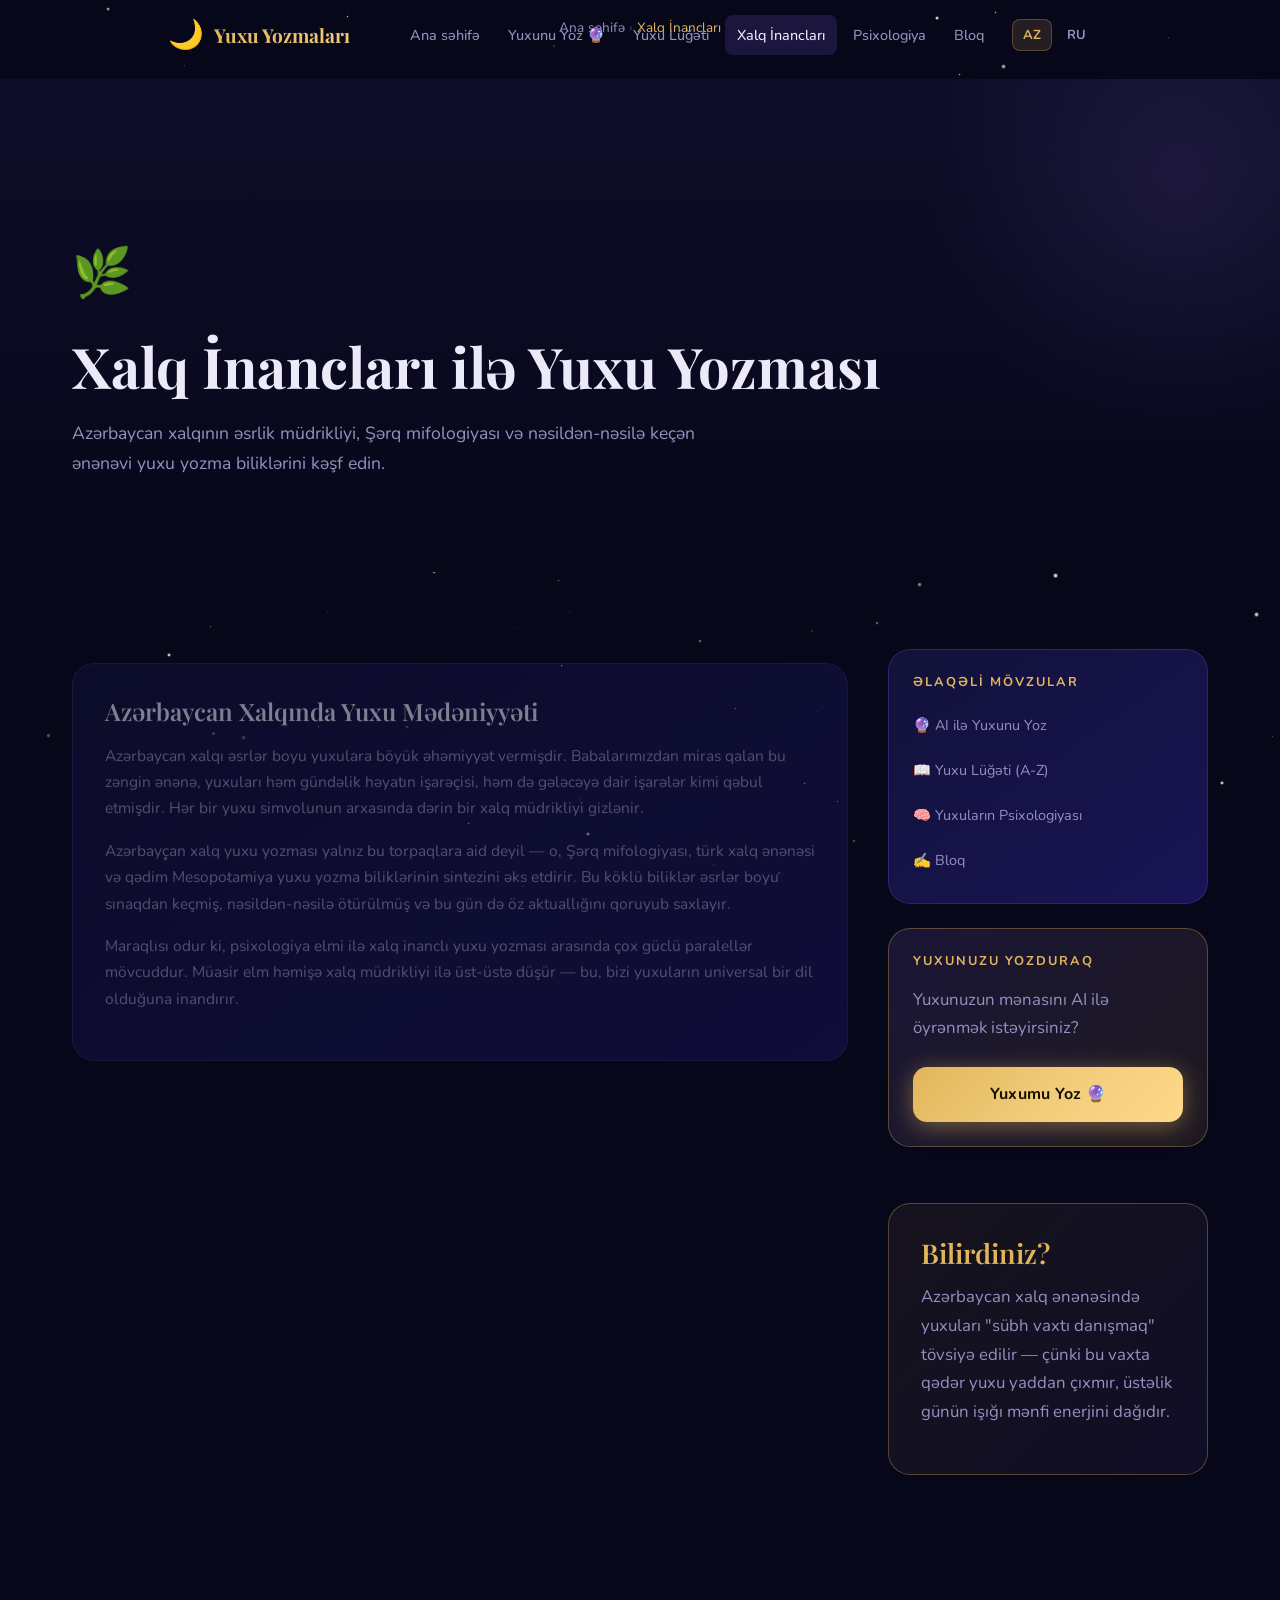
<file: islam-yuxu-yozmalari.html>
<!DOCTYPE html>
<html lang="az">
<head>
  <meta charset="UTF-8">
  <meta name="viewport" content="width=device-width, initial-scale=1.0">
  <meta http-equiv="refresh" content="0; url=xalq-inamlari.html">
  <title>İslamda Yuxu Yozmaları — Quran və Hədislərə Görə Yuxu Yozumu</title>
  <meta name="description" content="İslam dininə görə yuxu yozmaları. Quran, hədis və İmam Nəbulisinin yuxu yozumu kitabına əsasən yuxuların mənası.">
  <meta name="keywords" content="islam yuxu yozmaları, quran yuxu yozması, hədis yuxu, ibn sirin yuxu yozması, imam nəbuli, islami yuxu, yuxu növləri islam">
  <meta name="author" content="Yuxu Yozmaları">
  <meta name="robots" content="index, follow">
  <link rel="canonical" href="https://yuxu-yozmalari.com.az/islam-yuxu-yozmalari.html">

  <!-- hreflang -->
  <link rel="alternate" hreflang="az" href="https://yuxu-yozmalari.com.az/islam-yuxu-yozmalari.html">
  <link rel="alternate" hreflang="ru" href="https://yuxu-yozmalari.com.az/ru/islam-tolkovanie-snov.html">
  <link rel="alternate" hreflang="x-default" href="https://yuxu-yozmalari.com.az/index.html">

  <!-- Open Graph -->
  <meta property="og:type" content="article">
  <meta property="og:title" content="İslamda Yuxu Yozmaları — Quran və Hədislərə Görə Yuxu Yozumu">
  <meta property="og:description" content="İslam dininə görə yuxu yozmaları. Quran, hədis və İmam Nəbulisinin yuxu yozumu kitabına əsasən yuxuların mənası.">
  <meta property="og:url" content="https://yuxu-yozmalari.com.az/islam-yuxu-yozmalari.html">
  <meta property="og:site_name" content="Yuxu Yozmaları">
  <meta property="og:locale" content="az_AZ">
  <meta property="og:image" content="https://yuxu-yozmalari.com.az/images/og-image.jpg">

  <!-- Twitter Card -->
  <meta name="twitter:card" content="summary_large_image">
  <meta name="twitter:title" content="İslamda Yuxu Yozmaları — Quran və Hədislərə Görə">
  <meta name="twitter:description" content="İslam dininə görə yuxu yozmaları. Quran, hədis və İmam Nəbulisinin metoduna əsasən.">
  <meta name="twitter:image" content="https://yuxu-yozmalari.com.az/images/og-image.jpg">

  <!-- Schema.org Article JSON-LD -->
  <script type="application/ld+json">
  {
    "@context": "https://schema.org",
    "@type": "Article",
    "headline": "İslamda Yuxu Yozmaları — Quran və Hədislərə Görə Yuxu Yozumu",
    "description": "İslam dininə görə yuxu yozmaları. Quran, hədis və İmam Nəbulisinin yuxu yozumu kitabına əsasən yuxuların mənası.",
    "url": "https://yuxu-yozmalari.com.az/islam-yuxu-yozmalari.html",
    "inLanguage": "az",
    "author": {
      "@type": "Organization",
      "name": "Yuxu Yozmaları",
      "url": "https://yuxu-yozmalari.com.az/"
    },
    "publisher": {
      "@type": "Organization",
      "name": "Yuxu Yozmaları",
      "url": "https://yuxu-yozmalari.com.az/"
    },
    "datePublished": "2026-01-01",
    "dateModified": "2026-03-17",
    "mainEntityOfPage": {
      "@type": "WebPage",
      "@id": "https://yuxu-yozmalari.com.az/islam-yuxu-yozmalari.html"
    },
    "breadcrumb": {
      "@type": "BreadcrumbList",
      "itemListElement": [
        {
          "@type": "ListItem",
          "position": 1,
          "name": "Ana səhifə",
          "item": "https://yuxu-yozmalari.com.az/"
        },
        {
          "@type": "ListItem",
          "position": 2,
          "name": "İslam Yuxu Yozmaları",
          "item": "https://yuxu-yozmalari.com.az/islam-yuxu-yozmalari.html"
        }
      ]
    }
  }
  </script>

  <link rel="stylesheet" href="css/style.css">
</head>
<body>

  <!-- Stars animation -->
  <div class="stars" aria-hidden="true">
    <div class="stars-layer stars-small"></div>
    <div class="stars-layer stars-medium"></div>
    <div class="stars-layer stars-large"></div>
  </div>

  <!-- Header -->
  <header class="site-header">
    <div class="container">
      <div class="header-inner">
        <a href="index.html" class="logo" aria-label="Yuxu Yozmaları Ana Səhifə">
          <span class="logo-icon">🌙</span>
          <span class="logo-text">Yuxu Yozmaları</span>
        </a>

        <button class="hamburger" id="hamburgerBtn" aria-label="Menyu aç" aria-expanded="false" aria-controls="mainNav">
          <span class="hamburger-line"></span>
          <span class="hamburger-line"></span>
          <span class="hamburger-line"></span>
        </button>

        <nav class="main-nav" id="mainNav" aria-label="Əsas naviqasiya">
          <ul class="nav-list">
            <li><a href="index.html" class="nav-link">Ana səhifə</a></li>
            <li><a href="yuxu-yozmasi.html" class="nav-link">Yuxunu Yoz 🔮</a></li>
            <li><a href="yuxu-luget.html" class="nav-link">Yuxu Lüğəti</a></li>
            <li><a href="islam-yuxu-yozmalari.html" class="nav-link active" aria-current="page">İslam Yozması</a></li>
            <li><a href="psixologiya-yuxu.html" class="nav-link">Psixologiya</a></li>
            <li><a href="blog.html" class="nav-link">Bloq</a></li>
            <li><a href="haqqimizda.html" class="nav-link">Haqqımızda</a></li>
          </ul>
        </nav>

        <div class="lang-switcher" aria-label="Dil seçimi">
          <a href="islam-yuxu-yozmalari.html" class="lang-btn lang-active" aria-current="true" hreflang="az" lang="az">AZ</a>
          <a href="ru/islam-tolkovanie-snov.html" class="lang-btn" hreflang="ru" lang="ru">RU</a>
        </div>
      </div>
    </div>
  </header>

  <!-- Breadcrumbs -->
  <nav class="breadcrumbs" aria-label="Naviqasiya yolu">
    <div class="container">
      <ol class="breadcrumb-list">
        <li class="breadcrumb-item"><a href="index.html">Ana səhifə</a></li>
        <li class="breadcrumb-separator" aria-hidden="true">›</li>
        <li class="breadcrumb-item breadcrumb-current" aria-current="page">İslam Yuxu Yozmaları</li>
      </ol>
    </div>
  </nav>

  <!-- Page Hero -->
  <section class="page-hero" aria-labelledby="pageHeroHeading">
    <div class="container">
      <div class="page-hero-content">
        <div class="page-hero-icon" aria-hidden="true">🕌</div>
        <h1 id="pageHeroHeading" class="page-hero-title">İslamda Yuxu Yozmaları — Quran və Hədislərə Görə</h1>
        <p class="page-hero-subtitle">
          Qurani-Kərim, mübarək hədislər və böyük İslam alimlərinin əsərlərinə əsaslanaraq yuxuların mənasını dərk edin.
        </p>
      </div>
    </div>
  </section>

  <!-- Main Content -->
  <main class="main-content section" id="mainContent">
    <div class="container">
      <div class="content-layout">

        <!-- Article Body -->
        <article class="article-body">

          <!-- 1. Introduction -->
          <section class="content-section" aria-labelledby="girisBasliq">
            <h2 id="girisBasliq" class="content-heading">Yuxular İslamın Dünyagörüşündə</h2>
            <p>
              İslam dini yuxulara son dərəcə dərin və çoxşaxəli bir məna verir. Sadəcə gecəki fantaziyalar kimi deyil,
              Allahın bəndəsinə göndərdiyi mənəvi mesajlar, xəbərdarlıqlar və bəzən də müjdələr kimi qiymətləndirən İslam
              alimlərinin yuxu elmi —<em>ilmü ta'biril-ru'ya</em>— əsrlərlə inkişaf etmişdir. Bu elm yalnız yuxuları yozmaqla
              deyil, hansı yuxunun haqq, hansının batil olduğunu müəyyənləşdirməklə də məşğuldur.
            </p>
            <p>
              Hər müsəlmanın həyatında yuxular mühüm bir yer tutur. Peyğəmbərlərin, səhabələrin və salehlərın gördüyü yuxular
              tarixə damğasını vurmuş, bəzən böyük hadisələrə işarə etmiş, bəzən isə insanlara doğru yol göstərmişdir. Bu
              səbəblə İslam alimləri yuxu yozmasını bir elm kimi sistematik şəkildə öyrənmiş və bu sahədə zəngin bir ədəbiyyat
              meydana gətirmişlər.
            </p>
            <p>
              Müasir dövrdə də İslami yuxu yozması müsəlmanlar arasında geniş maraq oyandırır. Çünki hər insanın qəlbinin
              dərinliklərindən süzülən bu gecəki görüntülər, bəzən şüuraltının, bəzən isə ilahi bir diqqətin ifadəsidir.
              İslam perspektivindən yuxuları anlamaq, özünüzü mənəvi baxımdan daha yaxşı tanımanıza kömək edir.
            </p>
          </section>

          <!-- 2. Qurandakı Yuxular -->
          <section class="content-section" aria-labelledby="quranBasliq">
            <h2 id="quranBasliq" class="content-heading">Qurandakı Yuxular</h2>
            <p>
              Qurani-Kərimdə yuxular mövzusu geniş yer tutur. Ən məşhur nümunə, şübhəsiz ki, Yusuf surəsidir. Bu surədə
              Hz. Yusifin (ə.s.) gördüyü yuxu — on bir ulduzu, günəşi və ayı ona səcdə etdiyi görüntü — onun gələcəkdə
              qardaşları üzərindəki üstünlüyünün müjdəsi idi. Allah-Taala bu hadisəni Quranda belə bəyan edir:
            </p>
            <blockquote class="islamic-quote">
              <p>
                "O zaman Yusif atasına dedi: «Ey atam! Mən yuxuda on bir ulduzu, günəşi və ayı mənə səcdə edən gördüm»."
              </p>
              <cite>— Yusuf surəsi, 4-cü ayə</cite>
            </blockquote>
            <p>
              Misirlinin yuxusunu — yeddi kök inəyin yeddi arıq inək tərəfindən yeyilməsini — Hz. Yusif düzgün yozmaqla
              qəhətlik illərinin öncədən bildirilməsini mümkün etmiş, böyük bir fəlakətin qarşısı alınmışdır. Bu, yuxu
              yozmasının nə qədər vacib bir elm olduğunu göstərir.
            </p>
            <p>
              Hz. İbrahimin (ə.s.) yuxusunda oğlunu — Hz. İsmaili — qurban kəsdiyini görməsi isə Quranda başqa bir
              möhtəşəm nümunədir. Allah bu yuxunu peyğəmbərinə bir sınaq olaraq göndərmiş, Hz. İbrahim isə bu ilahi
              tapşırığa boyun əymiş, Allahın rəhməti ilə oğlunun əvəzinə qoç qurban edilmişdir. Bu hadisə hər il qeyd
              edilən Qurban Bayramının əsasını təşkil edir.
            </p>
            <p>
              Quran yuxulara verdiyi əhəmiyyəti "ru'ya sadiqə" — doğru yuxu — anlayışı ilə vurğulayır. Belə yuxular
              müsəlmanlara görə yalnız sadiq möminlərə nəsib olan ilahi bir lütfdür.
            </p>
          </section>

          <!-- 3. Hədislərdə Yuxu -->
          <section class="content-section" aria-labelledby="hedisBasliq">
            <h2 id="hedisBasliq" class="content-heading">Hədislərdə Yuxu</h2>
            <p>
              Hz. Peyğəmbər (s.ə.s.) yuxular haqqında çoxsaylı hədislər buyurmuşdur. Bu hədislər yuxuların mahiyyəti,
              növləri, yozulma qaydaları və yuxu görən şəxsin davranışı ilə bağlı əhatəli bir çərçivə ortaya qoyur.
              Ən məşhur hədislərdən biri belədir:
            </p>
            <blockquote class="islamic-quote">
              <p>
                "Mömin yuxusu peyğəmbərliyin qırx altıda bir hissəsidir."
              </p>
              <cite>— Buxari və Muslim, Hz. Əbu Hüreyrədən rəvayət</cite>
            </blockquote>
            <p>
              Bu hədis mömin şəxsin gördüyü saleh yuxunun ilahi bir lütf olduğunu, peyğəmbərlik nurununbir parçasını
              daşıdığını vurğulayır. Peyğəmbərliyin sona erməsindən sonra insanlara qalan bu xüsusiyyət, möminlərin
              mənəvi aləmlə bağlantısını simvolizə edir.
            </p>
            <p>
              Hz. Peyğəmbər (s.ə.s.) həmçinin buyurmuşdur: "Yuxu üç cürdür: Allahdan gələn müjdə, insanın öz nəfsindən
              gələn vəsvəsə, şeytandan gələn kədər." Bu hədis İslamda yuxuların necə təsnif edildiyini açıq şəkildə ortaya
              qoyur. Digər bir hədisdə Rəsulullah (s.ə.s.) buyurur: "Güzel yuxu Allahdandır. Kim yaxşı bir yuxu görərsə,
              bunu yalnız sevdiyi insanlara danışsın."
            </p>
            <p>
              Bir başqa mühüm hədisdə isə: "Pis yuxu görən şəxs soluna üç dəfə tüpürsün, Allaha pənah aparsın, yuxudan
              qalxsın, namaz qılsın. Bu yuxu ona zərər verməz" — buyurulur. Bu tövsiyə İslamın yuxulara praktiki yanaşmasını
              göstərir: mənfi yuxular insanı qorkutmamalı, müəyyən dualar və ibadətlə onların mənfi təsiri dəf edilməlidir.
            </p>
          </section>

          <!-- 4. Yuxu Növləri İslamda -->
          <section class="content-section" aria-labelledby="novlerBasliq">
            <h2 id="novlerBasliq" class="content-heading">Yuxu Növləri İslamda</h2>
            <p>
              İslam alimləri yuxuları üç əsas kateqoriyaya ayırırlar. Bu təsnifat həm Quran ayələrinə, həm də
              hədislərə əsaslanır:
            </p>
            <div class="dream-types-grid">
              <div class="dream-type-card">
                <div class="dream-type-icon" aria-hidden="true">✨</div>
                <h3 class="dream-type-title">Əlhami (Rəhməni) Yuxu</h3>
                <p>
                  Allahdan gələn yuxulardır. "Ru'ya sadiqə" və ya "mubeşşirat" olaraq da bilinir. Bu yuxular aydın,
                  canlı olur, xeyir xəbər verir, insanı rahatlayır və çox vaxt həqiqətə çıxır. Salehlər bu cür
                  yuxuları daha çox görürlər. Peyğəmbərlər bu növ yuxunu vəhy qəbul edərdilər.
                </p>
              </div>
              <div class="dream-type-card">
                <div class="dream-type-icon" aria-hidden="true">🧠</div>
                <h3 class="dream-type-title">Nəfsani Yuxu</h3>
                <p>
                  İnsanın öz nəfsindən — düşüncə, arzu, qorxu və emosiyalarından — qaynaqlanır. Gündəlik həyatda
                  yaşadıqlarımızın, düşündüklərimizin və arzuladıqlarımızın yuxuda əksi kimi ortaya çıxır. Bu
                  yuxuların xüsusi bir dini əhəmiyyəti yoxdur və yozulması zəruri deyil.
                </p>
              </div>
              <div class="dream-type-card">
                <div class="dream-type-icon" aria-hidden="true">⚠️</div>
                <h3 class="dream-type-title">Şeytani Yuxu</h3>
                <p>
                  Şeytanın insanı vəsvəsəyə salmaq, kədərləndirmək və ya qorxutmaq məqsədiylə göndərdiyi yuxulardır.
                  Bu yuxular adətən qorxuducu, narahat edici və pis içərikli olur. Müsəlmanlara belə yuxular
                  gördükdə "Əuzu billah" deyib sola tüpürmək, Fəlaq və Nas surələrini oxumaq tövsiyə edilir.
                </p>
              </div>
            </div>
            <p>
              Bu üç növ arasında ayrım etmək hər zaman asan deyil. Alimlərin fikrinə görə, yuxudan oyananın
              ürəyindəki ilk hiss çox vaxt doğru yolu göstərir: sakinlik hissi əlhami yuxunun, qorxu isə şeytani
              yuxunun əlaməti ola bilər.
            </p>
          </section>

          <!-- 5. İmam Nəbulisinin Yuxu Yozması -->
          <section class="content-section" aria-labelledby="nabuliBasliq">
            <h2 id="nabuliBasliq" class="content-heading">İmam Nəbulisinin Yuxu Yozması</h2>
            <p>
              İslam dünyasında yuxu yozması elminə ən böyük töhfəni verən alimlər arasında İmam Abdülğani əl-Nablusi
              (1641–1731) xüsusi bir yer tutur. Şamlı bu böyük alim, sufi, şair və filosof həm zahiri, həm də batini
              elmlərə dərindən yiyələnmişdi.
            </p>
            <p>
              Onun "Taʿtīr al-anām fī tafsīr al-manām" — "Yuxuların Yozumu ilə İnsanları Məmnun Etmək" — əsəri İslam
              yuxu yozması ədəbiyyatının zirvə nöqtəsi sayılır. Bu əsər İbn Sirinin metodundan bəhrələnərək onu daha da
              genişlətmiş, minlərlə yuxu simvolunu əhatə etmişdir. Əsər bu gün də ərəb dünyasında, o cümlədən
              Azərbaycanda yuxu yozması üzrə əsas istinad mənbələrindən biri olaraq istifadə edilir.
            </p>
            <p>
              İmam Nəbulisinin metodu bir neçə əsas prinsipə söykənir. Birincisi, yuxunu görən şəxsin mənəvi
              vəziyyəti: salehlər gördüyü yuxu ilə günahkar gördüyü eyni simvol fərqli məna daşıya bilər. İkincisi,
              yuxunun görüldüyü vaxt əhəmiyyətlidir — gecənin son üçdə birindəki yuxular daha dəyərli sayılır.
              Üçüncüsü isə yuxudakı simvollar, onların Quran və hədislərdəki mənalarına görə yozulur.
            </p>
            <p>
              Nablusi hər bir simvolun bir neçə mümkün mənasını sıralayır, yuxu görənin şəxsi vəziyyətinə görə
              ən uyğun yozmanı seçməyi tövsiyə edir. Bu çevik metodologiya onun əsərini digər klassik yuxu yozması
              kitablarından fərqləndirir.
            </p>
          </section>

          <!-- 6. İslamda Yuxu Görmənin Ədəbi -->
          <section class="content-section" aria-labelledby="edebBasliq">
            <h2 id="edebBasliq" class="content-heading">İslamda Yuxu Görmənin Ədəbi</h2>
            <p>
              Hz. Peyğəmbər (s.ə.s.) yuxu görmə ilə bağlı bir sıra əməli tövsiyələr vermişdir. Bu tövsiyələr
              müsəlmanlara yuxularla necə münasibət quracağını öyrədir:
            </p>
            <ul class="adab-list">
              <li>
                <strong>Yatmazdan əvvəl:</strong> Abdəst alaraq yatmaq, Ayətəl-Kürsini oxumaq, Üç Qullar (İxlas,
                Fəlaq, Nas) surələrini oxumaq. Hz. Peyğəmbər sağ tərəfə uzanaraq yatmağı tövsiyə etmişdir.
              </li>
              <li>
                <strong>Xoş yuxu gördükdə:</strong> Allaha şükür etmək, gülümsəmək, yalnız sevdiyi, güvəndiyi
                insanlara danışmaq. Pisə yozmaqdan çəkinmək.
              </li>
              <li>
                <strong>Pis yuxu gördükdə:</strong> Soluna üç dəfə yüngülcə tüpürmək (nəfəs vermək), "Əuzu billahi
                min əş-şeytanir-racim" demək, yatdığı yanı dəyişmək, qalxıb namaz qılmaq.
              </li>
              <li>
                <strong>Pis yuxu haqqında:</strong> Kimseye danışmamaq, üzərinde durmamaq. Rəsulullah buyurmuşdur:
                "Pis yuxu kimseye zarar verə bilməz, onu danışmadıqca."
              </li>
              <li>
                <strong>Yuxu yozdurarkən:</strong> Yalnız bilikli, dürüst, dindar bir alimə müraciət etmək.
                Qeyri-ciddi şəxslərə yuxu yozdurmamalıdır, çünki yanlış yozma insanı yanıldır.
              </li>
            </ul>
          </section>

          <!-- 7. Accordion: Ən Çox Soruşulan İslami Yuxular -->
          <section class="content-section" aria-labelledby="accordionBasliq">
            <h2 id="accordionBasliq" class="content-heading">Ən Çox Soruşulan İslami Yuxular</h2>
            <p>
              Aşağıda İslam yuxu yozmasına görə ən çox soruşulan yuxuların mənalarını tapacaqsınız.
              Hər bir yuxuya klikləyərək ətraflı izahı oxuyun.
            </p>

            <div class="accordion" id="islamiYuxularAccordion">

              <div class="accordion-item">
                <button class="accordion-btn" aria-expanded="false" aria-controls="acc-ilan">
                  <span class="accordion-icon" aria-hidden="true">🐍</span>
                  Yuxuda İlan Görmək — İslami Yozum
                  <span class="accordion-arrow" aria-hidden="true">›</span>
                </button>
                <div class="accordion-content" id="acc-ilan" hidden>
                  <p>
                    İslam alimlərinin əksəriyyətinə görə yuxuda ilan düşmənin simvoludur. Böyük ilan güclü düşməni,
                    kiçik ilan isə zəif rəqibi ifadə edir. İlanı öldürmək düşmən üzərindəki qələbəni müjdələyir.
                    İbn Sirin göstərir ki, ilan bəzən qorxulu bir xəbər, bəzən isə gizli bir sər rəmzidir.
                    Əgər ilan sizi sancmırsа, bu düşmənin sizə zərər verə bilməyəcəyinə işarədir.
                  </p>
                </div>
              </div>

              <div class="accordion-item">
                <button class="accordion-btn" aria-expanded="false" aria-controls="acc-su">
                  <span class="accordion-icon" aria-hidden="true">💧</span>
                  Yuxuda Su Görmək — İslami Yozum
                  <span class="accordion-arrow" aria-hidden="true">›</span>
                </button>
                <div class="accordion-content" id="acc-su" hidden>
                  <p>
                    Su İslamda həyat, təmizlik, rəhmət və bərəkətin simvoludur. Qurani-Kərimdə "Biz hər canlını
                    sudan yaratdıq" buyurulur. Yuxuda temiz, axar su görmək xeyir, rəhmət və ruzi bolluğunu müjdələyir.
                    Dənizdə çimmək isə hökmdar yanında mənsəb qazanmağa işarə edə bilər. Bulanıq, çirkli su isə
                    fitnə və bəla əlamətidir.
                  </p>
                </div>
              </div>

              <div class="accordion-item">
                <button class="accordion-btn" aria-expanded="false" aria-controls="acc-olu">
                  <span class="accordion-icon" aria-hidden="true">👤</span>
                  Yuxuda Ölü Görmək — İslami Yozum
                  <span class="accordion-arrow" aria-hidden="true">›</span>
                </button>
                <div class="accordion-content" id="acc-olu" hidden>
                  <p>
                    Vəfat etmiş bir şəxsi yuxuda görmək İslam alimlərinin çoxuna görə xoş bir işarədir. Ölünün
                    xoşhal, gülərüz göründüyü yuxu o şəxsin cənnətdə olduğuna, Allahın razılığına nail olduğuna
                    işarədir. Ölü ilə danışmaq, ondan nəsə almaq ruziyə, bərəkətə işarə ola bilər. Alimlərin
                    tövsiyəsinə görə belə yuxudan sonra həmin şəxsin ruhuna Quran oxumaq, ona sədəqə vermək uyğundur.
                  </p>
                </div>
              </div>

              <div class="accordion-item">
                <button class="accordion-btn" aria-expanded="false" aria-controls="acc-namaz">
                  <span class="accordion-icon" aria-hidden="true">🙏</span>
                  Yuxuda Namaz Qılmaq — İslami Yozum
                  <span class="accordion-arrow" aria-hidden="true">›</span>
                </button>
                <div class="accordion-content" id="acc-namaz" hidden>
                  <p>
                    Yuxuda namaz qılmaq son dərəcə mübarək bir yuxudur. Bu yuxu sahibinin Allaha yaxınlaşmasına,
                    imanının möhkəmlənməsinə, dualarının qəbul olunmasına işarə edir. Əgər namazı düzgün qılırsanızsa —
                    qiblə istiqaməti, rüku, səcdə — bu çox güclü bir müjdədir. Namazı yarımçıq qılmaq isə bəzi ibadət
                    borclarının yerinə yetirilmədiyinə işarə edə bilər.
                  </p>
                </div>
              </div>

              <div class="accordion-item">
                <button class="accordion-btn" aria-expanded="false" aria-controls="acc-məscid">
                  <span class="accordion-icon" aria-hidden="true">🕌</span>
                  Yuxuda Məscid Görmək — İslami Yozum
                  <span class="accordion-arrow" aria-hidden="true">›</span>
                </button>
                <div class="accordion-content" id="acc-məscid" hidden>
                  <p>
                    Məscid İslamın ən mübarək simvollarından biridir. Yuxuda məscidə girmək elm, hidayət, xeyirli
                    bir topluma qoşulmaq mənasına gəlir. Məsciddə namaz qılmaq, ibadət etmək sahibinə böyük xeyir
                    müjdəsi verir. İbn Sirin buyurur ki, məscid yuxuda çox vaxt alimlər məclisi, elm yuvası olaraq
                    da yozulur. Məscidin ucaldılması isə din üzrə bir xidmətə nail olmağa işarə edə bilər.
                  </p>
                </div>
              </div>

              <div class="accordion-item">
                <button class="accordion-btn" aria-expanded="false" aria-controls="acc-quran">
                  <span class="accordion-icon" aria-hidden="true">📖</span>
                  Yuxuda Quran Oxumaq — İslami Yozum
                  <span class="accordion-arrow" aria-hidden="true">›</span>
                </button>
                <div class="accordion-content" id="acc-quran" hidden>
                  <p>
                    Yuxuda Qurani-Kərimi oxumaq ya da əlindəki görmək ən xoş yuxulardan biri sayılır. Bu yuxu
                    sahibinə elm, hidayət, ruhani yüksəliş, imanın artması və Allahın rizasının müjdəsini verir.
                    Əgər yuxuda müəyyən bir ayə oxunursa, o ayənin mənasına diqqət etmək lazımdır — çox vaxt bu
                    ayə sizə şəxsi bir mesaj daşıyır. Quranı yerdə görmək isə dinə lazımınca əməl edilmədiyinin
                    xəbərdarlığıdır.
                  </p>
                </div>
              </div>

              <div class="accordion-item">
                <button class="accordion-btn" aria-expanded="false" aria-controls="acc-peygember">
                  <span class="accordion-icon" aria-hidden="true">⭐</span>
                  Yuxuda Peyğəmbər Görmək — İslami Yozum
                  <span class="accordion-arrow" aria-hidden="true">›</span>
                </button>
                <div class="accordion-content" id="acc-peygember" hidden>
                  <p>
                    Hz. Peyğəmbər (s.ə.s.) buyurmuşdur: "Kim məni yuxuda görərsə, həqiqətən məni görmüşdür. Çünki
                    şeytan mənim surətimdə görünə bilməz." Bu hədisə görə yuxuda Hz. Peyğəmbəri (s.ə.s.) görmək
                    son dərəcə mübarək bir hadisədir. Bu yuxu sahibi üçün böyük bir şərəf, hidayət, müjdə və
                    mənəvi yüksəliş deməkdir. Peyğəmbərin (s.ə.s.) sizi qucaqlaması, sizinlə danışması xüsusən
                    xoş əlamətdir.
                  </p>
                </div>
              </div>

              <div class="accordion-item">
                <button class="accordion-btn" aria-expanded="false" aria-controls="acc-kebe">
                  <span class="accordion-icon" aria-hidden="true">🕋</span>
                  Yuxuda Kəbəni Görmək — İslami Yozum
                  <span class="accordion-arrow" aria-hidden="true">›</span>
                </button>
                <div class="accordion-content" id="acc-kebe" hidden>
                  <p>
                    Kəbə İslam dünyasının ən müqəddəs simvoludur. Yuxuda Kəbəni görmək, onu ziyarət etmək, tavaf
                    etmək — bunların hamısı son dərəcə xoş yuxulardır. Bu yuxu tezliklə həcc və ya ümrə etməyə,
                    böyük mənəvi nemətlərə nail olmağa, günahların bağışlanmasına işarə edir. Kəbəyə yaxınlaşmaq
                    Allaha yaxınlaşmağın rəmzidir. Bu yuxu sahibinə qısa zamanda möhtəşəm bir mənəvi səyahət
                    müjdəsi ola bilər.
                  </p>
                </div>
              </div>

            </div>
          </section>

        </article>

        <!-- Sidebar / Related Links -->
        <aside class="content-sidebar" aria-label="Əlaqəli keçidlər">
          <div class="sidebar-widget">
            <h3 class="sidebar-widget-title">Əlaqəli Mövzular</h3>
            <ul class="sidebar-links">
              <li><a href="yuxu-yozmasi.html" class="sidebar-link">🔮 AI ilə Yuxunu Yoz</a></li>
              <li><a href="yuxu-luget.html" class="sidebar-link">📖 Yuxu Lüğəti (A-Z)</a></li>
              <li><a href="psixologiya-yuxu.html" class="sidebar-link">🧠 Yuxuların Psixologiyası</a></li>
              <li><a href="blog.html" class="sidebar-link">✍️ Bloq</a></li>
            </ul>
          </div>

          <div class="sidebar-widget sidebar-cta-widget">
            <h3 class="sidebar-widget-title">Yuxunuzu Yozduraq</h3>
            <p>İslami perspektivdə yuxunuzun mənasını öyrənmək istəyirsiniz?</p>
            <a href="yuxu-yozmasi.html" class="btn btn-primary btn-block">Yuxumu Yoz 🔮</a>
          </div>
        </aside>

      </div>
    </div>
  </main>

  <!-- Related Links Section -->
  <section class="related-links section" aria-labelledby="relatedLinksHeading">
    <div class="container">
      <h2 id="relatedLinksHeading" class="section-title">Digər Bölmələri Kəşf Edin</h2>
      <nav aria-label="Əlaqəli bölmələr">
        <ul class="related-links-list">
          <li><a href="yuxu-yozmasi.html" class="related-link">🔮 AI ilə Yuxunu Yoz</a></li>
          <li><a href="yuxu-luget.html" class="related-link">📖 Yuxu Lüğəti (A-Z)</a></li>
          <li><a href="psixologiya-yuxu.html" class="related-link">🧠 Yuxuların Psixologiyası</a></li>
          <li><a href="blog.html" class="related-link">✍️ Bloq — Yuxu Haqqında Məqalələr</a></li>
        </ul>
      </nav>
    </div>
  </section>

  <!-- Footer -->
  <footer class="site-footer" aria-label="Sayt altlığı">
    <div class="container">
      <div class="footer-grid">

        <div class="footer-col footer-brand">
          <a href="index.html" class="footer-logo">
            <span>🌙</span> Yuxu Yozmaları
          </a>
          <p class="footer-brand-desc">
            AI süni intellekt, İslam ənənəsi və psixologiya ilə
            yuxularınızın mənasını öyrənin.
          </p>
          <div class="footer-social" aria-label="Sosial şəbəkələr">
            <a href="https://instagram.com/yuxuyozmalari" class="social-link" target="_blank" rel="noopener noreferrer" aria-label="Instagram">
              <span aria-hidden="true">📸</span> Instagram
            </a>
            <a href="https://facebook.com/yuxuyozmalari" class="social-link" target="_blank" rel="noopener noreferrer" aria-label="Facebook">
              <span aria-hidden="true">👍</span> Facebook
            </a>
            <a href="https://t.me/yuxuyozmalari" class="social-link" target="_blank" rel="noopener noreferrer" aria-label="Telegram">
              <span aria-hidden="true">✈️</span> Telegram
            </a>
          </div>
        </div>

        <div class="footer-col">
          <h3 class="footer-col-title">Sürətli Keçidlər</h3>
          <ul class="footer-links">
            <li><a href="index.html">Ana Səhifə</a></li>
            <li><a href="yuxu-yozmasi.html">Yuxunu Yoz 🔮</a></li>
            <li><a href="yuxu-luget.html">Yuxu Lüğəti</a></li>
            <li><a href="islam-yuxu-yozmalari.html">İslam Yozması</a></li>
            <li><a href="psixologiya-yuxu.html">Psixologiya</a></li>
            <li><a href="blog.html">Bloq</a></li>
            <li><a href="haqqimizda.html">Haqqımızda</a></li>
          </ul>
        </div>

        <div class="footer-col">
          <h3 class="footer-col-title">Dil / Язык</h3>
          <div class="footer-lang-switcher" aria-label="Dil seçimi">
            <a href="islam-yuxu-yozmalari.html" class="footer-lang-btn footer-lang-active" hreflang="az" lang="az">🇦🇿 Azərbaycanca</a>
            <a href="ru/islam-tolkovanie-snov.html" class="footer-lang-btn" hreflang="ru" lang="ru">🇷🇺 Русский</a>
          </div>
        </div>

      </div>

      <div class="footer-bottom">
        <p class="footer-copyright">
          &copy; 2026 Yuxu Yozmaları — Bütün hüquqlar qorunur.
        </p>
        <nav class="footer-legal" aria-label="Hüquqi sənədlər">
          <a href="gizlilik-siyaseti.html">Gizlilik Siyasəti</a>
          <a href="istifade-sertleri.html">İstifadə Şərtləri</a>
          <a href="elaqe.html">Əlaqə</a>
        </nav>
      </div>

    </div>
  </footer>

  <script src="js/main.js"></script>
</body>
</html>
</file>
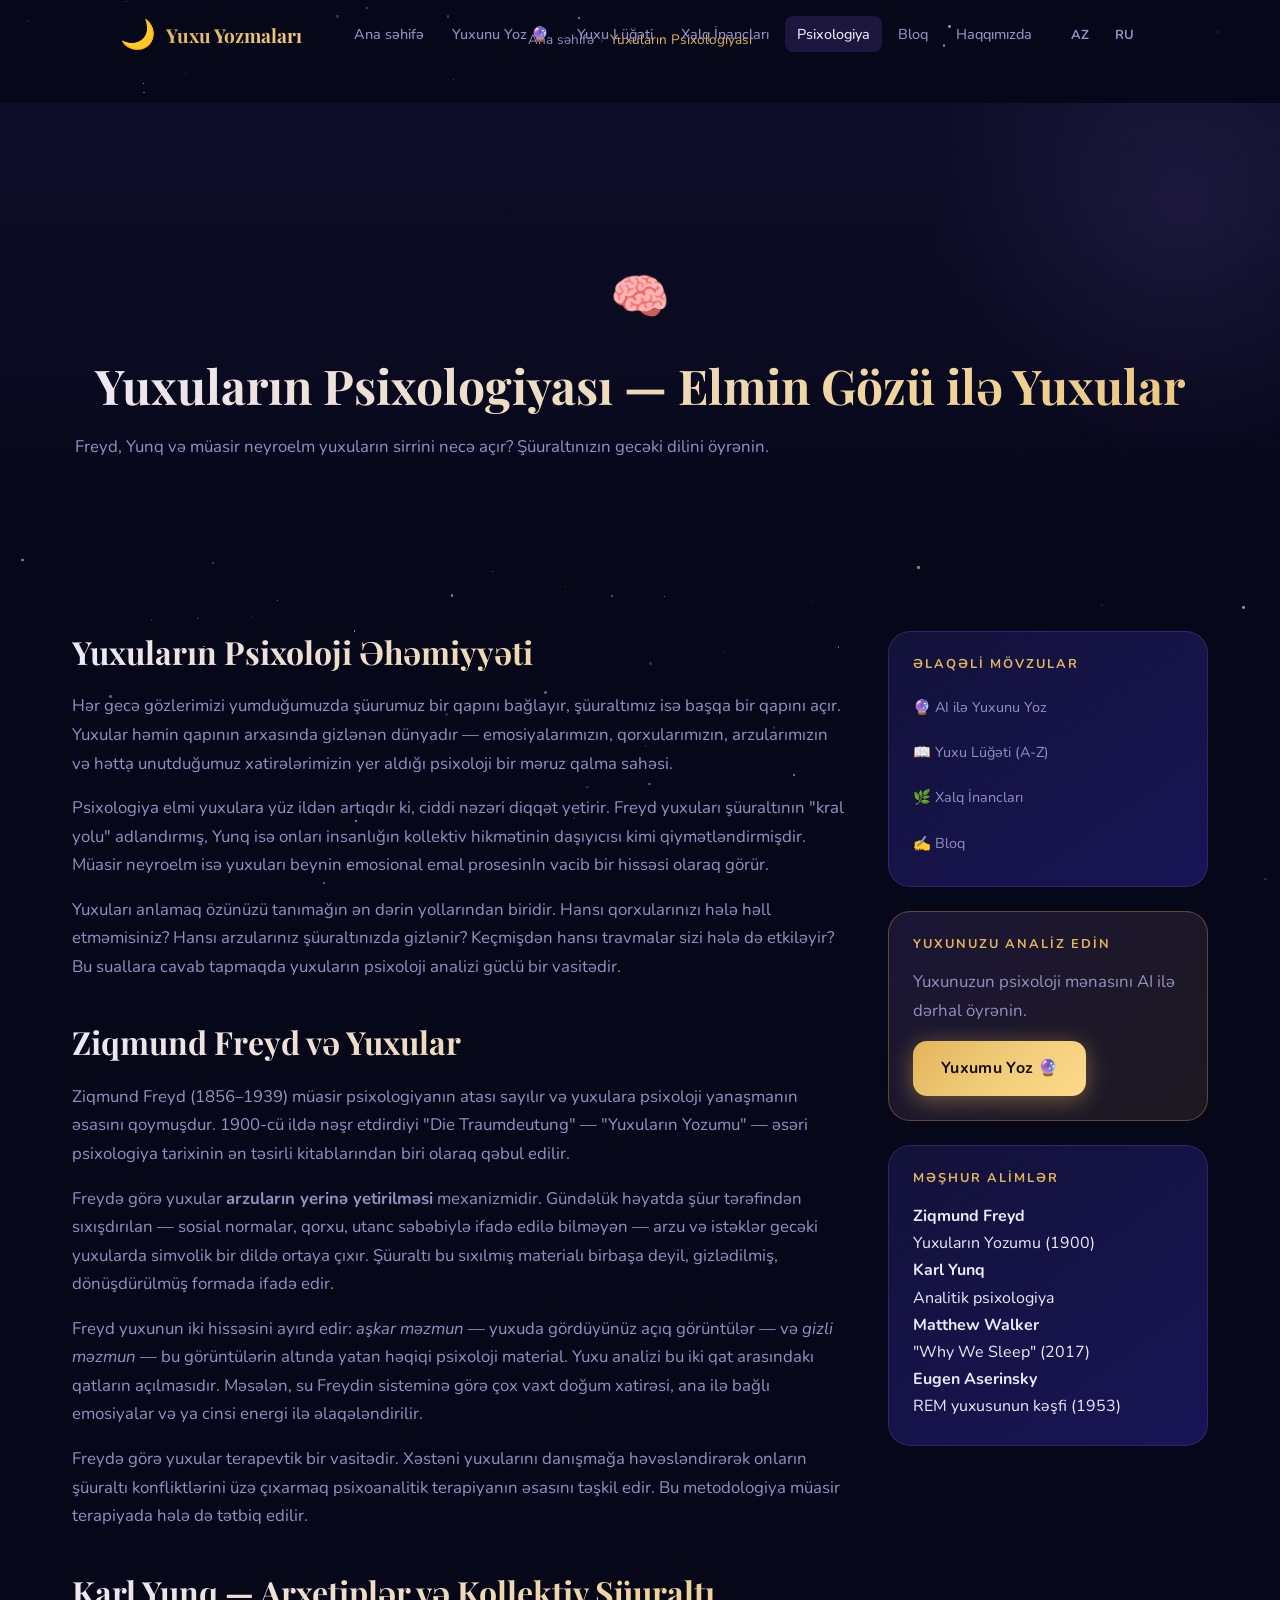
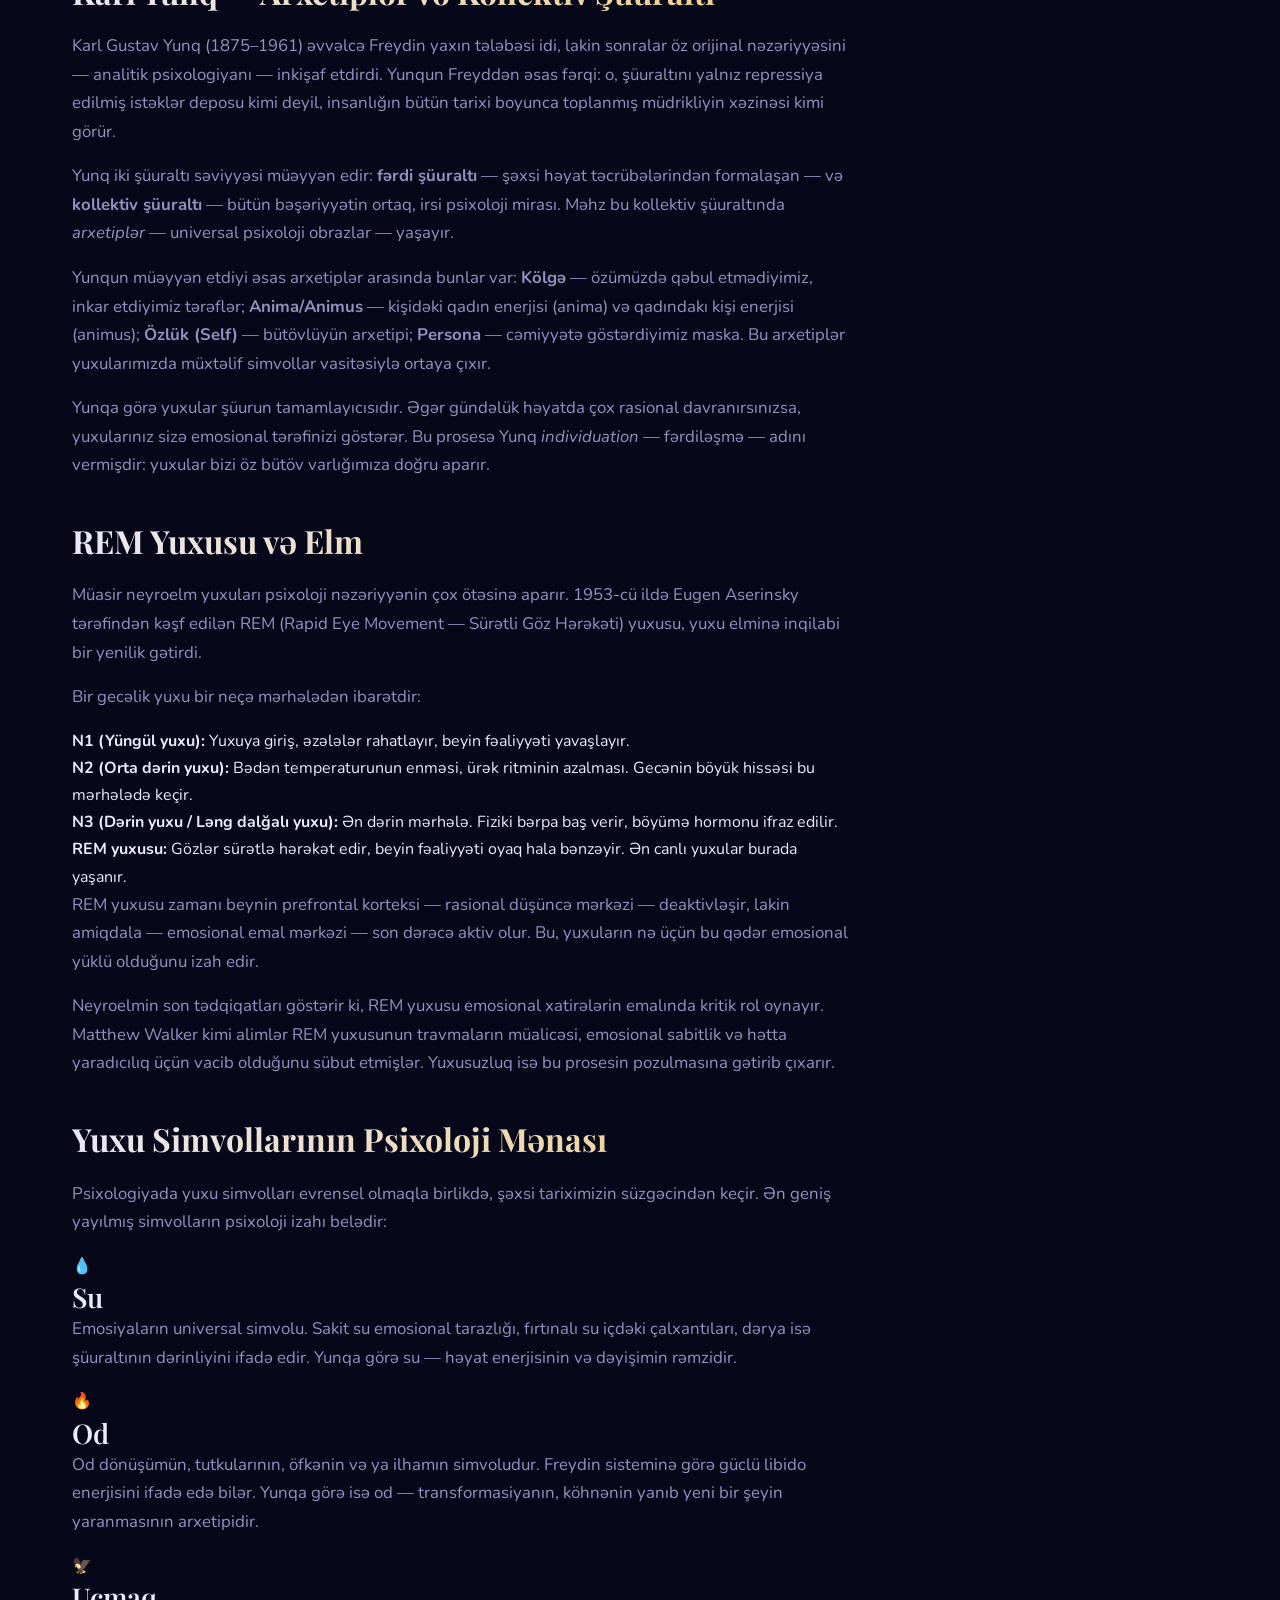
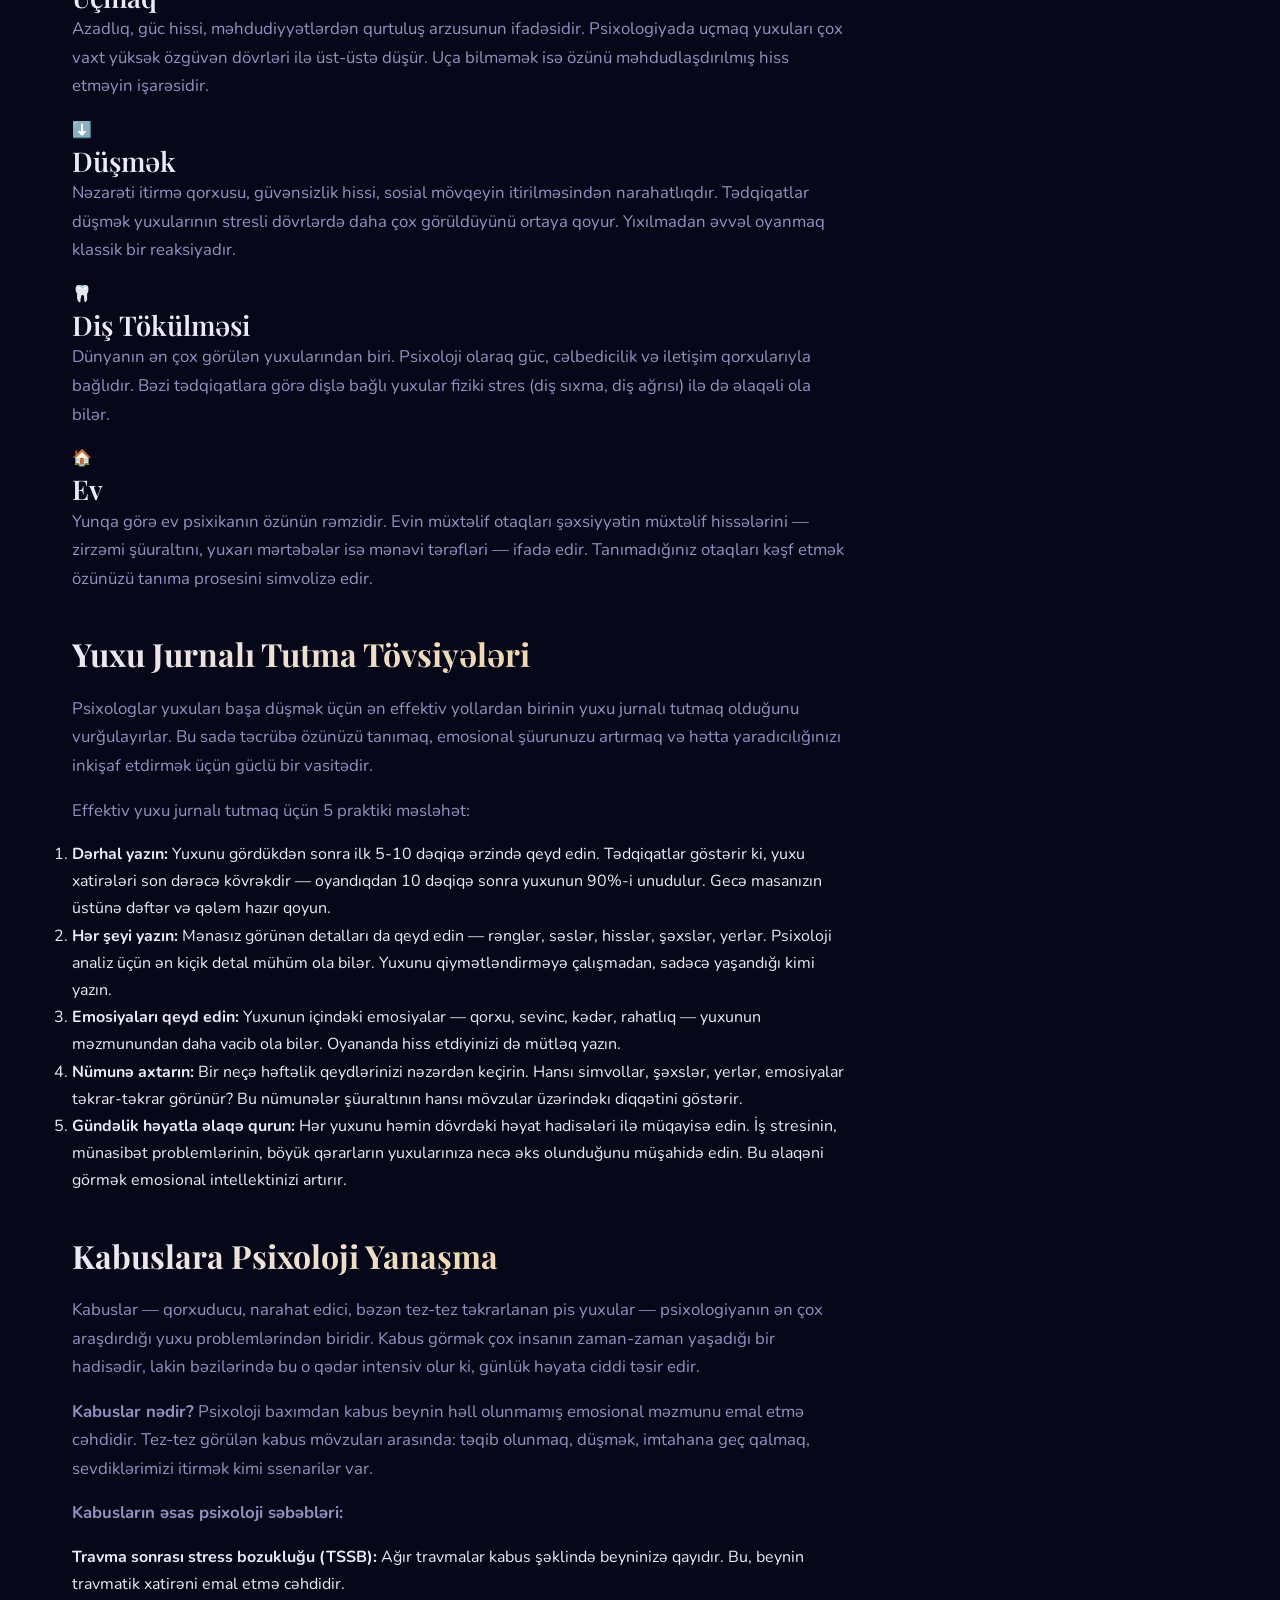
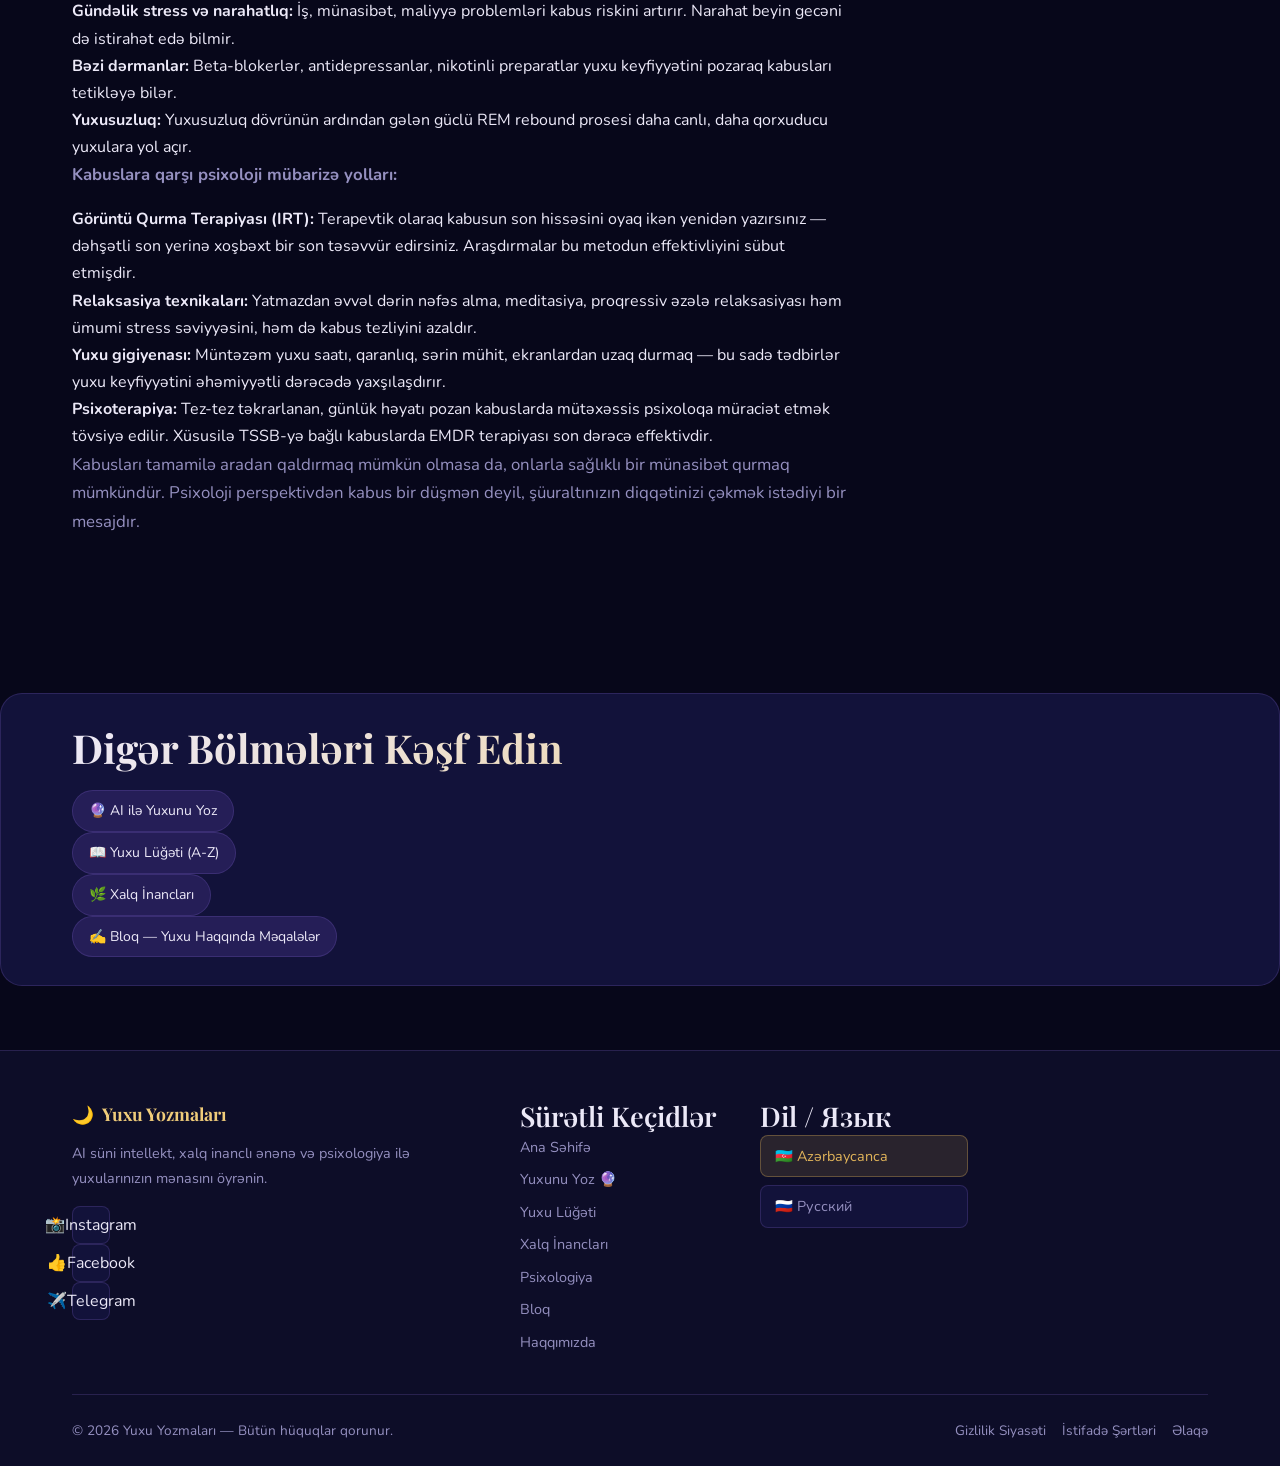
<file: psixologiya-yuxu.html>
<!DOCTYPE html>
<html lang="az">
<head>
  <meta charset="UTF-8">
  <meta name="viewport" content="width=device-width, initial-scale=1.0">
  <title>Yuxuların Psixologiyası — Freyd, Yunq və Müasir Yanaşma | Yuxu Təhlili</title>
  <meta name="description" content="Yuxuların psixoloji mənası. Ziqmund Freyd, Karl Yunq və müasir elm yuxuları necə izah edir? REM yuxusu, şüuraltı və yuxu simvolları.">
  <meta name="keywords" content="yuxuların psixologiyası, freyd yuxu, yunq yuxu yozması, REM yuxusu, şüuraltı yuxular, yuxu simvolları, kabus psixologiyası, yuxu jurnalı">
  <meta name="author" content="Yuxu Yozmaları">
  <meta name="robots" content="index, follow">
  <link rel="canonical" href="https://yuxu-yozmalari.com.az/psixologiya-yuxu.html">

  <!-- hreflang -->
  <link rel="alternate" hreflang="az" href="https://yuxu-yozmalari.com.az/psixologiya-yuxu.html">
  <link rel="alternate" hreflang="ru" href="https://yuxu-yozmalari.com.az/ru/psihologiya-snov.html">
  <link rel="alternate" hreflang="x-default" href="https://yuxu-yozmalari.com.az/index.html">

  <!-- Open Graph -->
  <meta property="og:type" content="article">
  <meta property="og:title" content="Yuxuların Psixologiyası — Freyd, Yunq və Müasir Yanaşma | Yuxu Təhlili">
  <meta property="og:description" content="Yuxuların psixoloji mənası. Ziqmund Freyd, Karl Yunq və müasir elm yuxuları necə izah edir? REM yuxusu, şüuraltı və yuxu simvolları.">
  <meta property="og:url" content="https://yuxu-yozmalari.com.az/psixologiya-yuxu.html">
  <meta property="og:site_name" content="Yuxu Yozmaları">
  <meta property="og:locale" content="az_AZ">
  <meta property="og:image" content="https://yuxu-yozmalari.com.az/images/og-image.jpg">

  <!-- Twitter Card -->
  <meta name="twitter:card" content="summary_large_image">
  <meta name="twitter:title" content="Yuxuların Psixologiyası — Freyd, Yunq və Müasir Elm">
  <meta name="twitter:description" content="Yuxuların psixoloji mənası. REM yuxusu, şüuraltı və yuxu simvolları haqqında ətraflı məlumat.">
  <meta name="twitter:image" content="https://yuxu-yozmalari.com.az/images/og-image.jpg">

  <!-- Schema.org Article JSON-LD -->
  <script type="application/ld+json">
  {
    "@context": "https://schema.org",
    "@type": "Article",
    "headline": "Yuxuların Psixologiyası — Freyd, Yunq və Müasir Yanaşma",
    "description": "Yuxuların psixoloji mənası. Ziqmund Freyd, Karl Yunq və müasir elm yuxuları necə izah edir? REM yuxusu, şüuraltı və yuxu simvolları.",
    "url": "https://yuxu-yozmalari.com.az/psixologiya-yuxu.html",
    "inLanguage": "az",
    "author": {
      "@type": "Organization",
      "name": "Yuxu Yozmaları",
      "url": "https://yuxu-yozmalari.com.az/"
    },
    "publisher": {
      "@type": "Organization",
      "name": "Yuxu Yozmaları",
      "url": "https://yuxu-yozmalari.com.az/"
    },
    "datePublished": "2026-01-01",
    "dateModified": "2026-03-17",
    "mainEntityOfPage": {
      "@type": "WebPage",
      "@id": "https://yuxu-yozmalari.com.az/psixologiya-yuxu.html"
    },
    "breadcrumb": {
      "@type": "BreadcrumbList",
      "itemListElement": [
        {
          "@type": "ListItem",
          "position": 1,
          "name": "Ana səhifə",
          "item": "https://yuxu-yozmalari.com.az/"
        },
        {
          "@type": "ListItem",
          "position": 2,
          "name": "Yuxuların Psixologiyası",
          "item": "https://yuxu-yozmalari.com.az/psixologiya-yuxu.html"
        }
      ]
    }
  }
  </script>

  <link rel="stylesheet" href="css/style.css">
</head>
<body>

  <!-- Stars animation -->
  <div class="stars" aria-hidden="true">
    <div class="stars-layer stars-small"></div>
    <div class="stars-layer stars-medium"></div>
    <div class="stars-layer stars-large"></div>
  </div>

  <!-- Header -->
  <header class="site-header">
    <div class="container">
      <div class="header-inner">
        <a href="index.html" class="logo" aria-label="Yuxu Yozmaları Ana Səhifə">
          <span class="logo-icon">🌙</span>
          <span class="logo-text">Yuxu Yozmaları</span>
        </a>

        <button class="hamburger" id="hamburgerBtn" aria-label="Menyu aç" aria-expanded="false" aria-controls="mainNav">
          <span class="hamburger-line"></span>
          <span class="hamburger-line"></span>
          <span class="hamburger-line"></span>
        </button>

        <nav class="main-nav" id="mainNav" aria-label="Əsas naviqasiya">
          <ul class="nav-list">
            <li><a href="index.html" class="nav-link">Ana səhifə</a></li>
            <li><a href="yuxu-yozmasi.html" class="nav-link">Yuxunu Yoz 🔮</a></li>
            <li><a href="yuxu-luget.html" class="nav-link">Yuxu Lüğəti</a></li>
            <li><a href="xalq-inamlari.html" class="nav-link">Xalq İnancları</a></li>
            <li><a href="psixologiya-yuxu.html" class="nav-link active" aria-current="page">Psixologiya</a></li>
            <li><a href="blog.html" class="nav-link">Bloq</a></li>
            <li><a href="haqqimizda.html" class="nav-link">Haqqımızda</a></li>
          </ul>
        </nav>

        <div class="lang-switcher" aria-label="Dil seçimi">
          <a href="psixologiya-yuxu.html" class="lang-btn lang-active" aria-current="true" hreflang="az" lang="az">AZ</a>
          <a href="ru/psihologiya-snov.html" class="lang-btn" hreflang="ru" lang="ru">RU</a>
        </div>
      </div>
    </div>
  </header>

  <!-- Breadcrumbs -->
  <nav class="breadcrumbs" aria-label="Naviqasiya yolu">
    <div class="container">
      <ol class="breadcrumb-list">
        <li class="breadcrumb-item"><a href="index.html">Ana səhifə</a></li>
        <li class="breadcrumb-separator" aria-hidden="true">›</li>
        <li class="breadcrumb-item breadcrumb-current" aria-current="page">Yuxuların Psixologiyası</li>
      </ol>
    </div>
  </nav>

  <!-- Page Hero -->
  <section class="page-hero" aria-labelledby="pageHeroHeading">
    <div class="container">
      <div class="page-hero-content">
        <div class="page-hero-icon" aria-hidden="true">🧠</div>
        <h1 id="pageHeroHeading" class="page-hero-title">Yuxuların Psixologiyası — Elmin Gözü ilə Yuxular</h1>
        <p class="page-hero-subtitle">
          Freyd, Yunq və müasir neyroelm yuxuların sirrini necə açır? Şüuraltınızın gecəki dilini öyrənin.
        </p>
      </div>
    </div>
  </section>

  <!-- Main Content -->
  <main class="main-content section" id="mainContent">
    <div class="container">
      <div class="content-layout">

        <!-- Article Body -->
        <article class="article-body">

          <!-- 1. Introduction -->
          <section class="content-section" aria-labelledby="girisBasliq">
            <h2 id="girisBasliq" class="content-heading">Yuxuların Psixoloji Əhəmiyyəti</h2>
            <p>
              Hər gecə gözlerimizi yumduğumuzda şüurumuz bir qapını bağlayır, şüuraltımız isə başqa bir qapını
              açır. Yuxular həmin qapının arxasında gizlənən dünyadır — emosiyalarımızın, qorxularımızın, arzularımızın
              və hətta unutduğumuz xatirələrimizin yer aldığı psixoloji bir məruz qalma sahəsi.
            </p>
            <p>
              Psixologiya elmi yuxulara yüz ildən artıqdır ki, ciddi nəzəri diqqət yetirir. Freyd yuxuları
              şüuraltının "kral yolu" adlandırmış, Yunq isə onları insanlığın kollektiv hikmətinin daşıyıcısı
              kimi qiymətləndirmişdir. Müasir neyroelm isə yuxuları beynin emosional emal prosesinin vacib bir
              hissəsi olaraq görür.
            </p>
            <p>
              Yuxuları anlamaq özünüzü tanımağın ən dərin yollarından biridir. Hansı qorxularınızı hələ həll
              etməmisiniz? Hansı arzularınız şüuraltınızda gizlənir? Keçmişdən hansı travmalar sizi hələ də
              etkiləyir? Bu suallara cavab tapmaqda yuxuların psixoloji analizi güclü bir vasitədir.
            </p>
          </section>

          <!-- 2. Freyd -->
          <section class="content-section" aria-labelledby="freydBasliq">
            <h2 id="freydBasliq" class="content-heading">Ziqmund Freyd və Yuxular</h2>
            <p>
              Ziqmund Freyd (1856–1939) müasir psixologiyanın atası sayılır və yuxulara psixoloji yanaşmanın
              əsasını qoymuşdur. 1900-cü ildə nəşr etdirdiyi "Die Traumdeutung" — "Yuxuların Yozumu" — əsəri
              psixologiya tarixinin ən təsirli kitablarından biri olaraq qəbul edilir.
            </p>
            <p>
              Freydə görə yuxular <strong>arzuların yerinə yetirilməsi</strong> mexanizmidir. Gündəlük həyatda
              şüur tərəfindən sıxışdırılan — sosial normalar, qorxu, utanc səbəbiylə ifadə edilə bilməyən —
              arzu və istəklər gecəki yuxularda simvolik bir dildə ortaya çıxır. Şüuraltı bu sıxılmış materialı
              birbaşa deyil, gizlədilmiş, dönüşdürülmüş formada ifadə edir.
            </p>
            <p>
              Freyd yuxunun iki hissəsini ayırd edir: <em>aşkar məzmun</em> — yuxuda gördüyünüz açıq görüntülər —
              və <em>gizli məzmun</em> — bu görüntülərin altında yatan həqiqi psixoloji material. Yuxu analizi
              bu iki qat arasındakı qatların açılmasıdır. Məsələn, su Freydin sisteminə görə çox vaxt doğum
              xatirəsi, ana ilə bağlı emosiyalar və ya cinsi energi ilə əlaqələndirilir.
            </p>
            <p>
              Freydə görə yuxular terapevtik bir vasitədir. Xəstəni yuxularını danışmağa həvəsləndirərək
              onların şüuraltı konfliktlərini üzə çıxarmaq psixoanalitik terapiyanın əsasını təşkil edir.
              Bu metodologiya müasir terapiyada hələ də tətbiq edilir.
            </p>
          </section>

          <!-- 3. Yunq -->
          <section class="content-section" aria-labelledby="yunqBasliq">
            <h2 id="yunqBasliq" class="content-heading">Karl Yunq — Arxetiplər və Kollektiv Şüuraltı</h2>
            <p>
              Karl Gustav Yunq (1875–1961) əvvəlcə Freydin yaxın tələbəsi idi, lakin sonralar öz orijinal
              nəzəriyyəsini — analitik psixologiyanı — inkişaf etdirdi. Yunqun Freyddən əsas fərqi:
              o, şüuraltını yalnız repressiya edilmiş istəklər deposu kimi deyil, insanlığın bütün tarixi
              boyunca toplanmış müdrikliyin xəzinəsi kimi görür.
            </p>
            <p>
              Yunq iki şüuraltı səviyyəsi müəyyən edir: <strong>fərdi şüuraltı</strong> — şəxsi həyat
              təcrübələrindən formalaşan — və <strong>kollektiv şüuraltı</strong> — bütün bəşəriyyətin ortaq,
              irsi psixoloji mirası. Məhz bu kollektiv şüuraltında <em>arxetiplər</em> — universal psixoloji
              obrazlar — yaşayır.
            </p>
            <p>
              Yunqun müəyyən etdiyi əsas arxetiplər arasında bunlar var: <strong>Kölgə</strong> — özümüzdə
              qəbul etmədiyimiz, inkar etdiyimiz tərəflər; <strong>Anima/Animus</strong> — kişidəki qadın
              enerjisi (anima) və qadındakı kişi enerjisi (animus); <strong>Özlük (Self)</strong> — bütövlüyün
              arxetipi; <strong>Persona</strong> — cəmiyyətə göstərdiyimiz maska. Bu arxetiplər yuxularımızda
              müxtəlif simvollar vasitəsiylə ortaya çıxır.
            </p>
            <p>
              Yunqa görə yuxular şüurun tamamlayıcısıdır. Əgər gündəlük həyatda çox rasional davranırsınızsa,
              yuxularınız sizə emosional tərəfinizi göstərər. Bu prosesə Yunq <em>individuation</em> —
              fərdiləşmə — adını vermişdir: yuxular bizi öz bütöv varlığımıza doğru aparır.
            </p>
          </section>

          <!-- 4. REM -->
          <section class="content-section" aria-labelledby="remBasliq">
            <h2 id="remBasliq" class="content-heading">REM Yuxusu və Elm</h2>
            <p>
              Müasir neyroelm yuxuları psixoloji nəzəriyyənin çox ötəsinə aparır. 1953-cü ildə Eugen Aserinsky
              tərəfindən kəşf edilən REM (Rapid Eye Movement — Sürətli Göz Hərəkəti) yuxusu, yuxu elminə
              inqilabi bir yenilik gətirdi.
            </p>
            <p>
              Bir gecəlik yuxu bir neçə mərhələdən ibarətdir:
            </p>
            <ul class="sleep-stages-list">
              <li><strong>N1 (Yüngül yuxu):</strong> Yuxuya giriş, əzələlər rahatlayır, beyin fəaliyyəti yavaşlayır.</li>
              <li><strong>N2 (Orta dərin yuxu):</strong> Bədən temperaturunun enməsi, ürək ritminin azalması. Gecənin böyük hissəsi bu mərhələdə keçir.</li>
              <li><strong>N3 (Dərin yuxu / Ləng dalğalı yuxu):</strong> Ən dərin mərhələ. Fiziki bərpa baş verir, böyümə hormonu ifraz edilir.</li>
              <li><strong>REM yuxusu:</strong> Gözlər sürətlə hərəkət edir, beyin fəaliyyəti oyaq hala bənzəyir. Ən canlı yuxular burada yaşanır.</li>
            </ul>
            <p>
              REM yuxusu zamanı beynin prefrontal korteksi — rasional düşüncə mərkəzi — deaktivləşir, lakin
              amiqdalа — emosional emal mərkəzi — son dərəcə aktiv olur. Bu, yuxuların nə üçün bu qədər
              emosional yüklü olduğunu izah edir.
            </p>
            <p>
              Neyroelmin son tədqiqatları göstərir ki, REM yuxusu emosional xatirələrin emalında kritik rol
              oynayır. Matthew Walker kimi alimlər REM yuxusunun travmaların müalicəsi, emosional sabitlik
              və hətta yaradıcılıq üçün vacib olduğunu sübut etmişlər. Yuxusuzluq isə bu prosesin pozulmasına
              gətirib çıxarır.
            </p>
          </section>

          <!-- 5. Simvollar -->
          <section class="content-section" aria-labelledby="simvolBasliq">
            <h2 id="simvolBasliq" class="content-heading">Yuxu Simvollarının Psixoloji Mənası</h2>
            <p>
              Psixologiyada yuxu simvolları evrensel olmaqla birlikdə, şəxsi tariximizin süzgəcindən keçir.
              Ən geniş yayılmış simvolların psixoloji izahı belədir:
            </p>
            <div class="symbols-grid">

              <div class="symbol-card">
                <div class="symbol-icon" aria-hidden="true">💧</div>
                <h3 class="symbol-title">Su</h3>
                <p>Emosiyaların universal simvolu. Sakit su emosional tarazlığı, fırtınalı su içdəki çalxantıları,
                dərya isə şüuraltının dərinliyini ifadə edir. Yunqa görə su — həyat enerjisinin və
                dəyişimin rəmzidir.</p>
              </div>

              <div class="symbol-card">
                <div class="symbol-icon" aria-hidden="true">🔥</div>
                <h3 class="symbol-title">Od</h3>
                <p>Od dönüşümün, tutkularının, öfkənin və ya ilhamın simvoludur. Freydin sisteminə görə
                güclü libido enerjisini ifadə edə bilər. Yunqa görə isə od — transformasiyanın, köhnənin
                yanıb yeni bir şeyin yaranmasının arxetipidir.</p>
              </div>

              <div class="symbol-card">
                <div class="symbol-icon" aria-hidden="true">🦅</div>
                <h3 class="symbol-title">Uçmaq</h3>
                <p>Azadlıq, güc hissi, məhdudiyyətlərdən qurtuluş arzusunun ifadəsidir. Psixologiyada uçmaq
                yuxuları çox vaxt yüksək özgüvən dövrləri ilə üst-üstə düşür. Uça bilməmək isə
                özünü məhdudlaşdırılmış hiss etməyin işarəsidir.</p>
              </div>

              <div class="symbol-card">
                <div class="symbol-icon" aria-hidden="true">⬇️</div>
                <h3 class="symbol-title">Düşmək</h3>
                <p>Nəzarəti itirmə qorxusu, güvənsizlik hissi, sosial mövqeyin itirilməsindən narahatlıqdır.
                Tədqiqatlar düşmək yuxularının stresli dövrlərdə daha çox görüldüyünü ortaya qoyur.
                Yıxılmadan əvvəl oyanmaq klassik bir reaksiyadır.</p>
              </div>

              <div class="symbol-card">
                <div class="symbol-icon" aria-hidden="true">🦷</div>
                <h3 class="symbol-title">Diş Tökülməsi</h3>
                <p>Dünyanın ən çox görülən yuxularından biri. Psixoloji olaraq güc, cəlbedicilik və
                iletişim qorxularıyla bağlıdır. Bəzi tədqiqatlara görə dişlə bağlı yuxular fiziki
                stres (diş sıxma, diş ağrısı) ilə də əlaqəli ola bilər.</p>
              </div>

              <div class="symbol-card">
                <div class="symbol-icon" aria-hidden="true">🏠</div>
                <h3 class="symbol-title">Ev</h3>
                <p>Yunqa görə ev psixikanın özünün rəmzidir. Evin müxtəlif otaqları şəxsiyyətin müxtəlif
                hissələrini — zirzəmi şüuraltını, yuxarı mərtəbələr isə mənəvi tərəfləri — ifadə edir.
                Tanımadığınız otaqları kəşf etmək özünüzü tanıma prosesini simvolizə edir.</p>
              </div>

            </div>
          </section>

          <!-- 6. Yuxu Jurnalı -->
          <section class="content-section" aria-labelledby="jurnalBasliq">
            <h2 id="jurnalBasliq" class="content-heading">Yuxu Jurnalı Tutma Tövsiyələri</h2>
            <p>
              Psixologlar yuxuları başa düşmək üçün ən effektiv yollardan birinin yuxu jurnalı tutmaq
              olduğunu vurğulayırlar. Bu sadə təcrübə özünüzü tanımaq, emosional şüurunuzu artırmaq
              və hətta yaradıcılığınızı inkişaf etdirmək üçün güclü bir vasitədir.
            </p>
            <p>Effektiv yuxu jurnalı tutmaq üçün 5 praktiki məsləhət:</p>
            <ol class="journal-tips">
              <li>
                <strong>Dərhal yazın:</strong> Yuxunu gördükdən sonra ilk 5-10 dəqiqə ərzində qeyd edin.
                Tədqiqatlar göstərir ki, yuxu xatirələri son dərəcə kövrəkdir — oyandıqdan 10 dəqiqə sonra
                yuxunun 90%-i unudulur. Gecə masanızın üstünə dəftər və qələm hazır qoyun.
              </li>
              <li>
                <strong>Hər şeyi yazın:</strong> Mənasız görünən detalları da qeyd edin — rənglər, səslər,
                hisslər, şəxslər, yerlər. Psixoloji analiz üçün ən kiçik detal mühüm ola bilər. Yuxunu
                qiymətləndirməyə çalışmadan, sadəcə yaşandığı kimi yazın.
              </li>
              <li>
                <strong>Emosiyaları qeyd edin:</strong> Yuxunun içindəki emosiyalar — qorxu, sevinc, kədər,
                rahatlıq — yuxunun məzmunundan daha vacib ola bilər. Oyananda hiss etdiyinizi də mütləq yazın.
              </li>
              <li>
                <strong>Nümunə axtarın:</strong> Bir neçə həftəlik qeydlərinizi nəzərdən keçirin. Hansı
                simvollar, şəxslər, yerlər, emosiyalar təkrar-təkrar görünür? Bu nümunələr şüuraltının
                hansı mövzular üzərindəkı diqqətini göstərir.
              </li>
              <li>
                <strong>Gündəlik həyatla əlaqə qurun:</strong> Hər yuxunu həmin dövrdəki həyat hadisələri
                ilə müqayisə edin. İş stresinin, münasibət problemlərinin, böyük qərarların yuxularınıza
                necə əks olunduğunu müşahidə edin. Bu əlaqəni görmək emosional intellektinizi artırır.
              </li>
            </ol>
          </section>

          <!-- 7. Kabuslara Yanaşma -->
          <section class="content-section" aria-labelledby="kabusBasliq">
            <h2 id="kabusBasliq" class="content-heading">Kabuslara Psixoloji Yanaşma</h2>
            <p>
              Kabuslar — qorxuducu, narahat edici, bəzən tez-tez təkrarlanan pis yuxular — psixologiyanın
              ən çox araşdırdığı yuxu problemlərindən biridir. Kabus görmək çox insanın zaman-zaman
              yaşadığı bir hadisədir, lakin bəzilərində bu o qədər intensiv olur ki, günlük həyata
              ciddi təsir edir.
            </p>
            <p>
              <strong>Kabuslar nədir?</strong> Psixoloji baxımdan kabus beynin həll olunmamış emosional
              məzmunu emal etmə cəhdidir. Tez-tez görülən kabus mövzuları arasında: təqib olunmaq,
              düşmək, imtahana geç qalmaq, sevdiklərimizi itirmək kimi ssenarilər var.
            </p>
            <p>
              <strong>Kabusların əsas psixoloji səbəbləri:</strong>
            </p>
            <ul class="kabuslar-list">
              <li><strong>Travma sonrası stress bozukluğu (TSSB):</strong> Ağır travmalar kabus şəklində
              beyninizə qayıdır. Bu, beynin travmatik xatirəni emal etmə cəhdidir.</li>
              <li><strong>Gündəlik stress və narahatlıq:</strong> İş, münasibət, maliyyə problemləri
              kabus riskini artırır. Narahat beyin gecəni də istirahət edə bilmir.</li>
              <li><strong>Bəzi dərmanlar:</strong> Beta-blokerlər, antidepressanlar, nikotinli preparatlar
              yuxu keyfiyyətini pozaraq kabusları tetikləyə bilər.</li>
              <li><strong>Yuxusuzluq:</strong> Yuxusuzluq dövrünün ardından gələn güclü REM rebound
              prosesi daha canlı, daha qorxuducu yuxulara yol açır.</li>
            </ul>
            <p>
              <strong>Kabuslara qarşı psixoloji mübarizə yolları:</strong>
            </p>
            <ul class="kabus-mudafie-list">
              <li>
                <strong>Görüntü Qurma Terapiyası (IRT):</strong> Terapevtik olaraq kabusun son hissəsini
                oyaq ikən yenidən yazırsınız — dəhşətli son yerinə xoşbəxt bir son təsəvvür edirsiniz.
                Araşdırmalar bu metodun effektivliyini sübut etmişdir.
              </li>
              <li>
                <strong>Relaksasiya texnikaları:</strong> Yatmazdan əvvəl dərin nəfəs alma, meditasiya,
                proqressiv əzələ relaksasiyası həm ümumi stress səviyyəsini, həm də kabus tezliyini azaldır.
              </li>
              <li>
                <strong>Yuxu gigiyenası:</strong> Müntəzəm yuxu saatı, qaranlıq, sərin mühit, ekranlardan
                uzaq durmaq — bu sadə tədbirlər yuxu keyfiyyətini əhəmiyyətli dərəcədə yaxşılaşdırır.
              </li>
              <li>
                <strong>Psixoterapiya:</strong> Tez-tez təkrarlanan, günlük həyatı pozan kabuslarda
                mütəxəssis psixoloqa müraciət etmək tövsiyə edilir. Xüsusilə TSSB-yə bağlı kabuslarda
                EMDR terapiyası son dərəcə effektivdir.
              </li>
            </ul>
            <p>
              Kabusları tamamilə aradan qaldırmaq mümkün olmasa da, onlarla sağlıklı bir münasibət qurmaq
              mümkündür. Psixoloji perspektivdən kabus bir düşmən deyil, şüuraltınızın diqqətinizi
              çəkmək istədiyi bir mesajdır.
            </p>
          </section>

        </article>

        <!-- Sidebar / Related Links -->
        <aside class="content-sidebar" aria-label="Əlaqəli keçidlər">
          <div class="sidebar-widget">
            <h3 class="sidebar-widget-title">Əlaqəli Mövzular</h3>
            <ul class="sidebar-links">
              <li><a href="yuxu-yozmasi.html" class="sidebar-link">🔮 AI ilə Yuxunu Yoz</a></li>
              <li><a href="yuxu-luget.html" class="sidebar-link">📖 Yuxu Lüğəti (A-Z)</a></li>
              <li><a href="xalq-inamlari.html" class="sidebar-link">🌿 Xalq İnancları</a></li>
              <li><a href="blog.html" class="sidebar-link">✍️ Bloq</a></li>
            </ul>
          </div>

          <div class="sidebar-widget sidebar-cta-widget">
            <h3 class="sidebar-widget-title">Yuxunuzu Analiz Edin</h3>
            <p>Yuxunuzun psixoloji mənasını AI ilə dərhal öyrənin.</p>
            <a href="yuxu-yozmasi.html" class="btn btn-primary btn-block">Yuxumu Yoz 🔮</a>
          </div>

          <div class="sidebar-widget">
            <h3 class="sidebar-widget-title">Məşhur Alimlər</h3>
            <ul class="sidebar-facts">
              <li><strong>Ziqmund Freyd</strong><br>Yuxuların Yozumu (1900)</li>
              <li><strong>Karl Yunq</strong><br>Analitik psixologiya</li>
              <li><strong>Matthew Walker</strong><br>"Why We Sleep" (2017)</li>
              <li><strong>Eugen Aserinsky</strong><br>REM yuxusunun kəşfi (1953)</li>
            </ul>
          </div>
        </aside>

      </div>
    </div>
  </main>

  <!-- Related Links Section -->
  <section class="related-links section" aria-labelledby="relatedLinksHeading">
    <div class="container">
      <h2 id="relatedLinksHeading" class="section-title">Digər Bölmələri Kəşf Edin</h2>
      <nav aria-label="Əlaqəli bölmələr">
        <ul class="related-links-list">
          <li><a href="yuxu-yozmasi.html" class="related-link">🔮 AI ilə Yuxunu Yoz</a></li>
          <li><a href="yuxu-luget.html" class="related-link">📖 Yuxu Lüğəti (A-Z)</a></li>
          <li><a href="xalq-inamlari.html" class="related-link">🌿 Xalq İnancları</a></li>
          <li><a href="blog.html" class="related-link">✍️ Bloq — Yuxu Haqqında Məqalələr</a></li>
        </ul>
      </nav>
    </div>
  </section>

  <!-- Footer -->
  <footer class="site-footer" aria-label="Sayt altlığı">
    <div class="container">
      <div class="footer-grid">

        <div class="footer-col footer-brand">
          <a href="index.html" class="footer-logo">
            <span>🌙</span> Yuxu Yozmaları
          </a>
          <p class="footer-brand-desc">
            AI süni intellekt, xalq inanclı ənənə və psixologiya ilə
            yuxularınızın mənasını öyrənin.
          </p>
          <div class="footer-social" aria-label="Sosial şəbəkələr">
            <a href="https://instagram.com/yuxuyozmalari" class="social-link" target="_blank" rel="noopener noreferrer" aria-label="Instagram">
              <span aria-hidden="true">📸</span> Instagram
            </a>
            <a href="https://facebook.com/yuxuyozmalari" class="social-link" target="_blank" rel="noopener noreferrer" aria-label="Facebook">
              <span aria-hidden="true">👍</span> Facebook
            </a>
            <a href="https://t.me/yuxuyozmalari" class="social-link" target="_blank" rel="noopener noreferrer" aria-label="Telegram">
              <span aria-hidden="true">✈️</span> Telegram
            </a>
          </div>
        </div>

        <div class="footer-col">
          <h3 class="footer-col-title">Sürətli Keçidlər</h3>
          <ul class="footer-links">
            <li><a href="index.html">Ana Səhifə</a></li>
            <li><a href="yuxu-yozmasi.html">Yuxunu Yoz 🔮</a></li>
            <li><a href="yuxu-luget.html">Yuxu Lüğəti</a></li>
            <li><a href="xalq-inamlari.html">Xalq İnancları</a></li>
            <li><a href="psixologiya-yuxu.html">Psixologiya</a></li>
            <li><a href="blog.html">Bloq</a></li>
            <li><a href="haqqimizda.html">Haqqımızda</a></li>
          </ul>
        </div>

        <div class="footer-col">
          <h3 class="footer-col-title">Dil / Язык</h3>
          <div class="footer-lang-switcher" aria-label="Dil seçimi">
            <a href="psixologiya-yuxu.html" class="footer-lang-btn footer-lang-active" hreflang="az" lang="az">🇦🇿 Azərbaycanca</a>
            <a href="ru/psihologiya-snov.html" class="footer-lang-btn" hreflang="ru" lang="ru">🇷🇺 Русский</a>
          </div>
        </div>

      </div>

      <div class="footer-bottom">
        <p class="footer-copyright">
          &copy; 2026 Yuxu Yozmaları — Bütün hüquqlar qorunur.
        </p>
        <nav class="footer-legal" aria-label="Hüquqi sənədlər">
          <a href="gizlilik-siyaseti.html">Gizlilik Siyasəti</a>
          <a href="istifade-sertleri.html">İstifadə Şərtləri</a>
          <a href="elaqe.html">Əlaqə</a>
        </nav>
      </div>

    </div>
  </footer>

  <script src="js/main.js"></script>
</body>
</html>
</file>
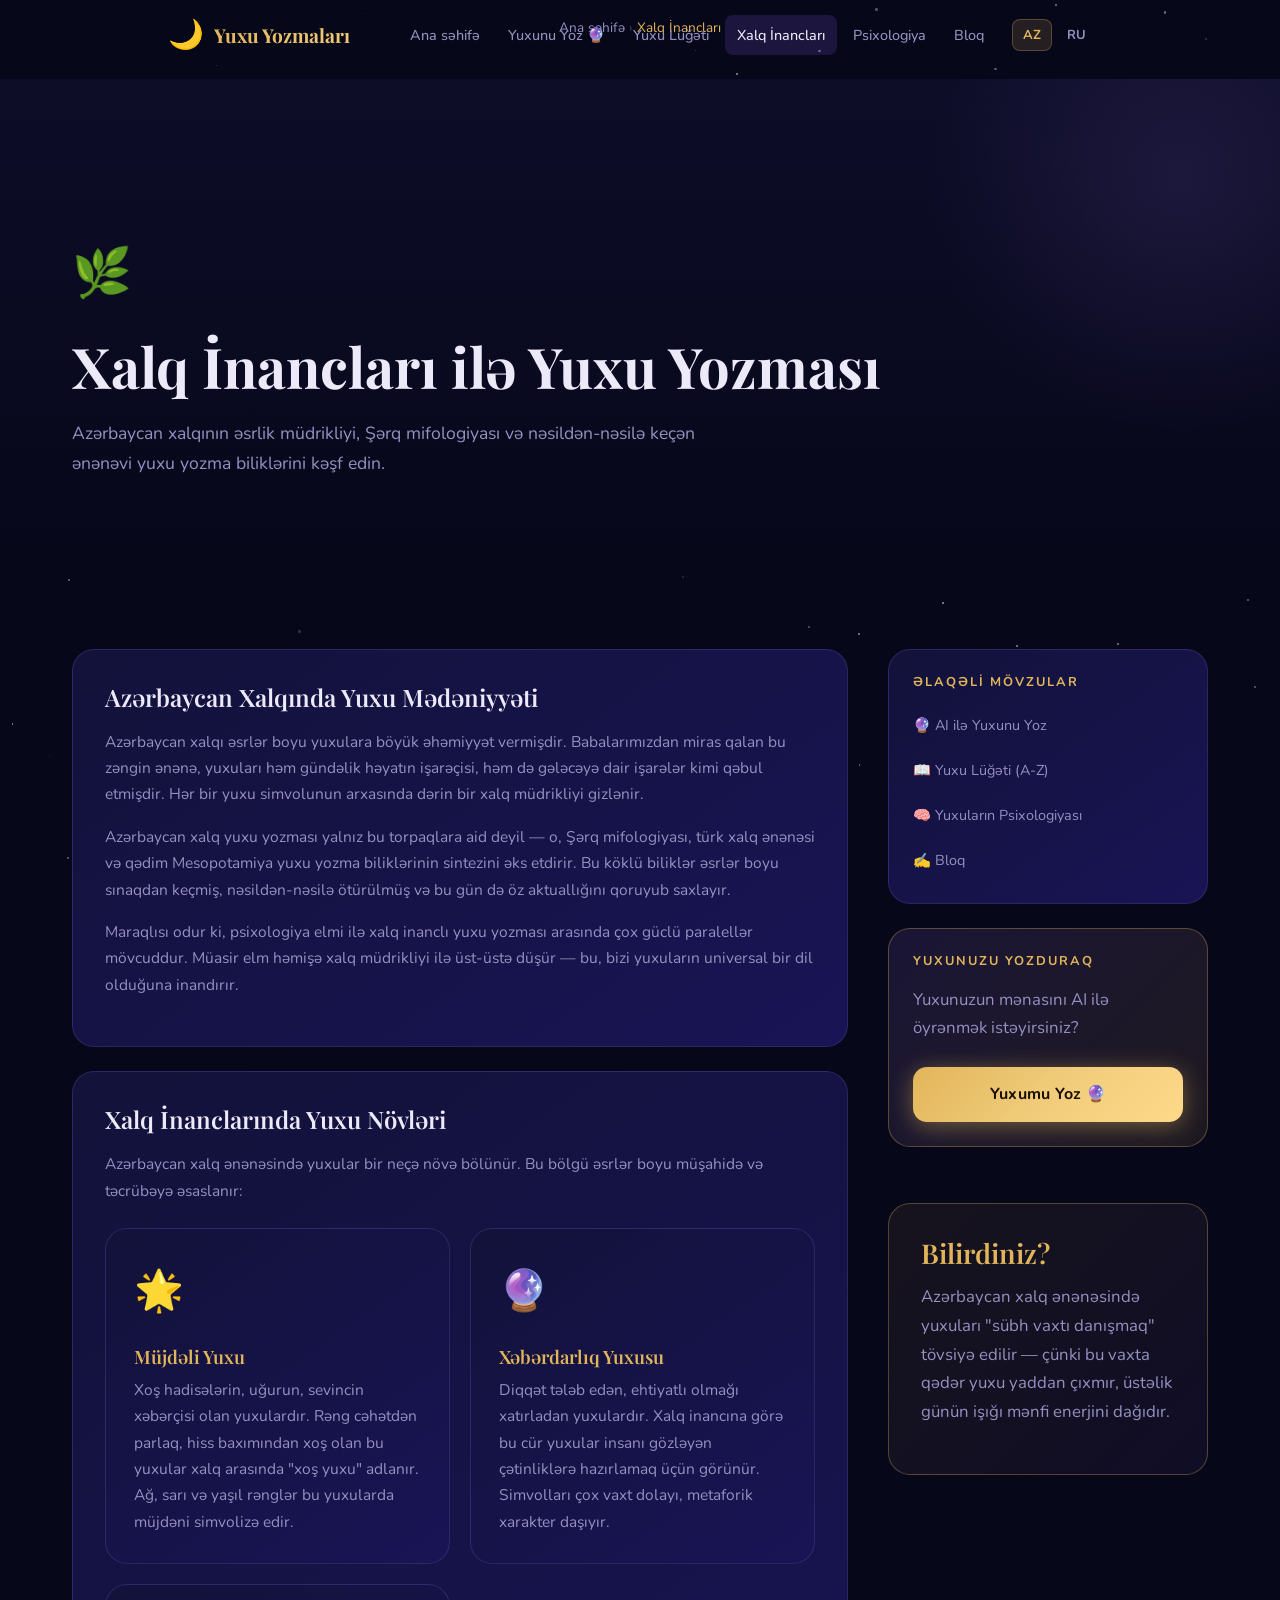
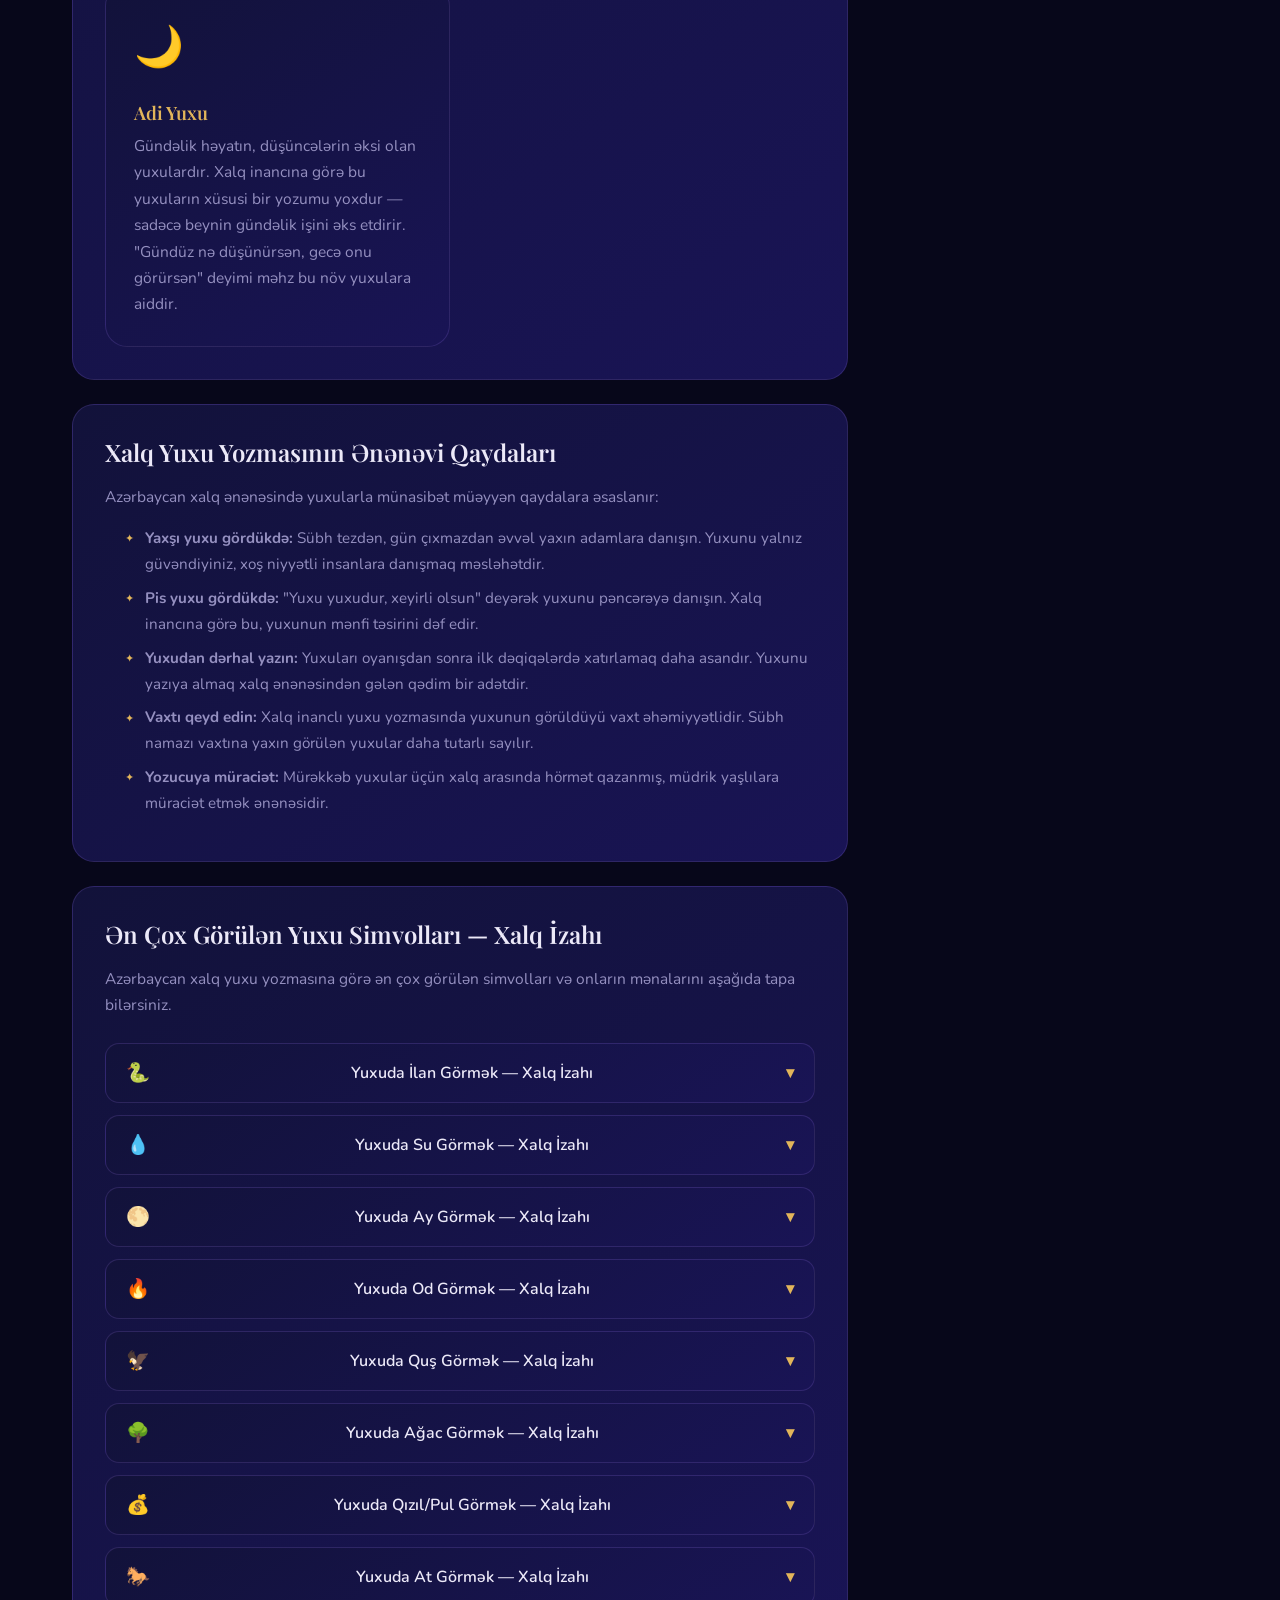
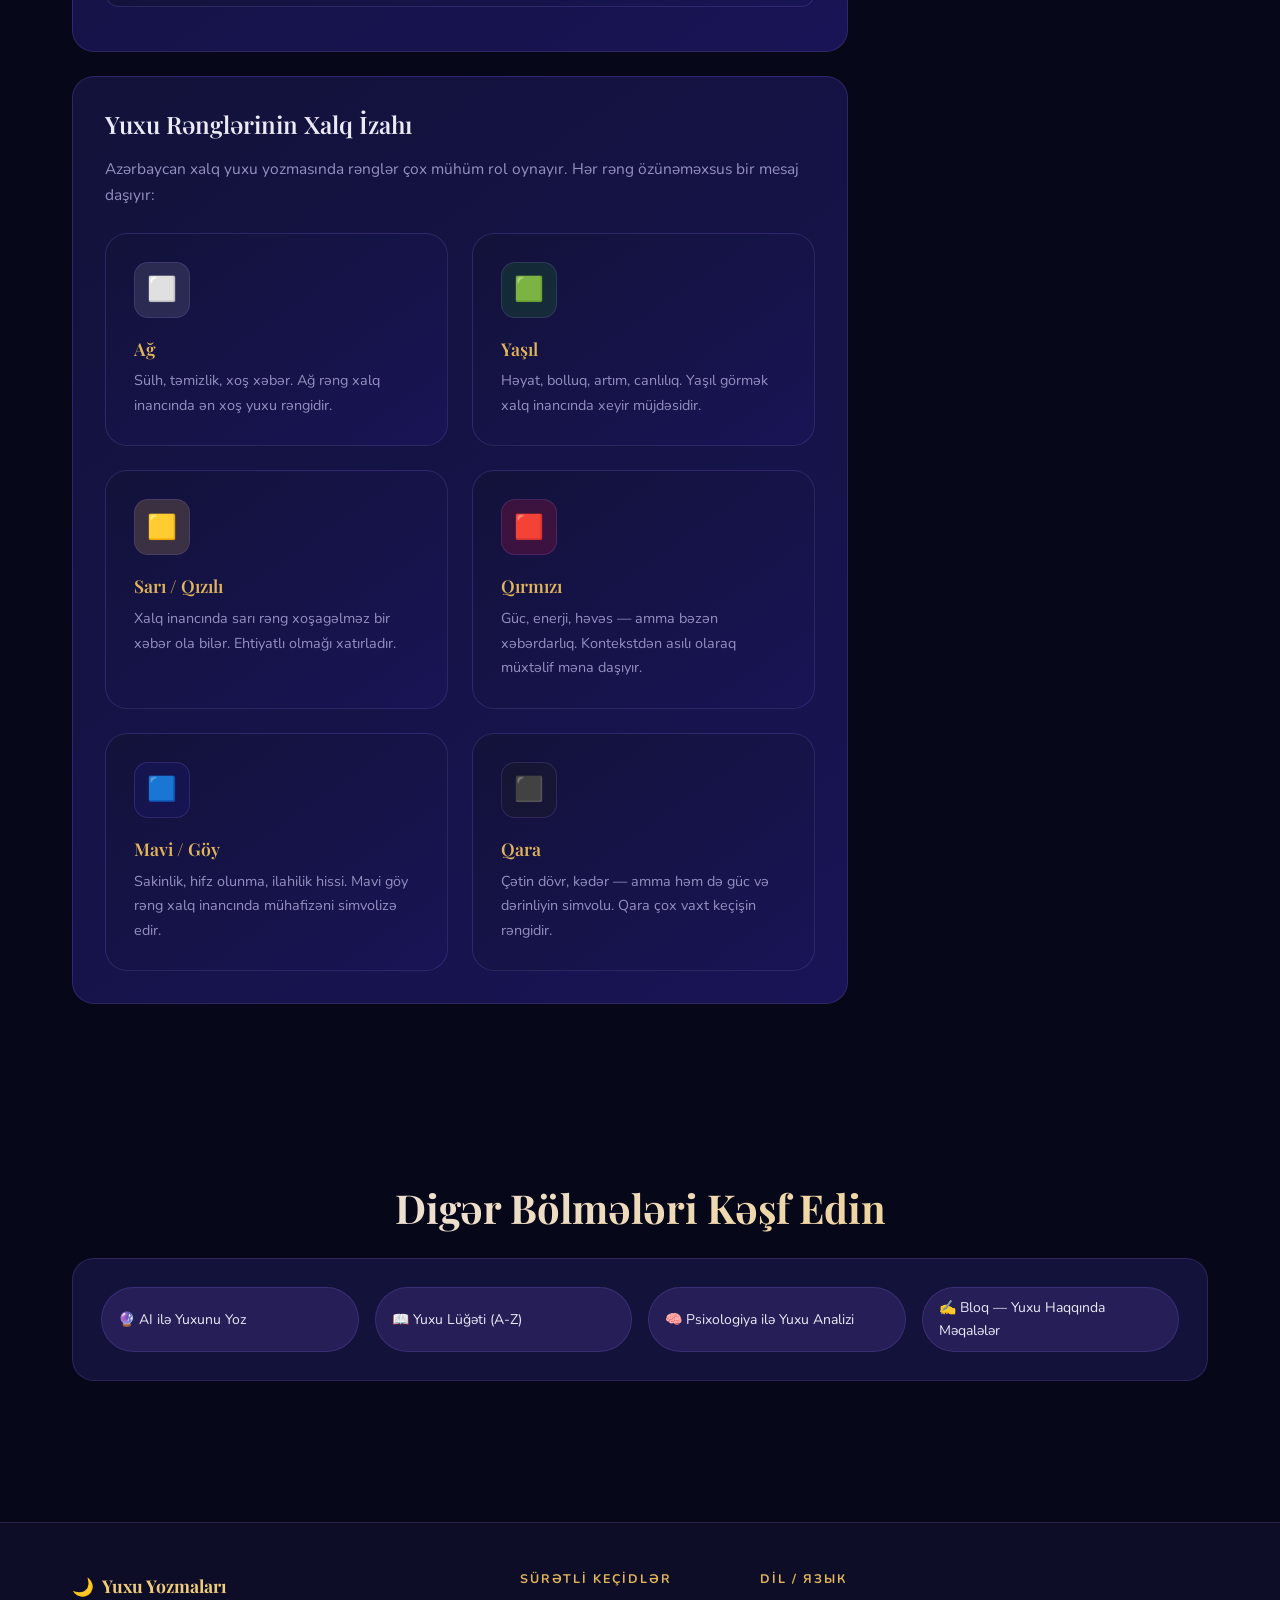
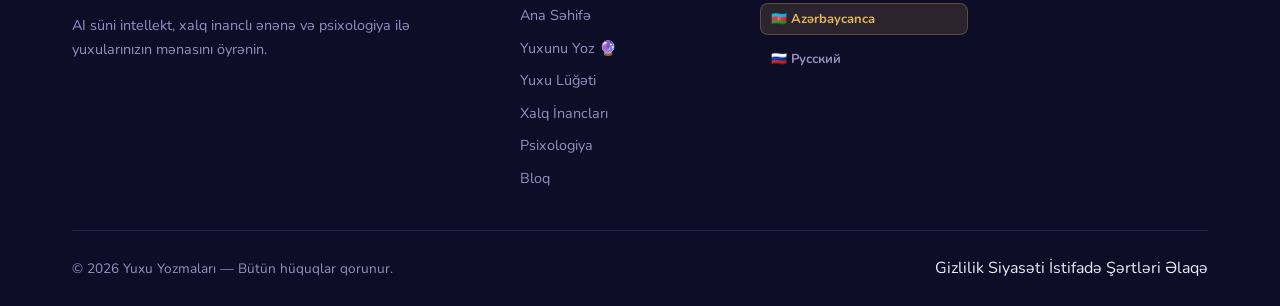
<file: xalq-inamlari.html>
<!DOCTYPE html>
<html lang="az">
<head>
  <meta charset="UTF-8">
  <meta name="viewport" content="width=device-width, initial-scale=1.0">
  <title>Xalq İnancları ilə Yuxu Yozması — Azərbaycan Ənənəvi Yuxu Yozması</title>
  <meta name="description" content="Azərbaycan xalq ənənəsi, Şərq mifologiyası və nəsildən-nəsilə keçən biliklərə görə yuxu yozmaları. Ənənəvi yuxu simvollarının mənası.">
  <meta name="keywords" content="xalq inanclı yuxu yozması, azərbaycan xalq yuxu, şərq yuxu yozması, ənənəvi yuxu, xalq inancları yuxu, folk yuxu yozması">
  <meta name="author" content="Yuxu Yozmaları">
  <meta name="robots" content="index, follow">
  <link rel="canonical" href="https://yuxu-yozmalari.com.az/xalq-inamlari.html">

  <!-- hreflang -->
  <link rel="alternate" hreflang="az" href="https://yuxu-yozmalari.com.az/xalq-inamlari.html">
  <link rel="alternate" hreflang="ru" href="https://yuxu-yozmalari.com.az/ru/narodnye-poverya.html">
  <link rel="alternate" hreflang="x-default" href="https://yuxu-yozmalari.com.az/index.html">

  <!-- Open Graph -->
  <meta property="og:type" content="article">
  <meta property="og:title" content="Xalq İnancları ilə Yuxu Yozması — Azərbaycan Ənənəvi Yuxu Yozması">
  <meta property="og:description" content="Azərbaycan xalq ənənəsi və Şərq mifologiyasına görə yuxu yozmaları. Ənənəvi yuxu simvollarının mənası.">
  <meta property="og:url" content="https://yuxu-yozmalari.com.az/xalq-inamlari.html">
  <meta property="og:site_name" content="Yuxu Yozmaları">
  <meta property="og:locale" content="az_AZ">
  <meta property="og:image" content="https://yuxu-yozmalari.com.az/images/og-image.jpg">

  <!-- Twitter Card -->
  <meta name="twitter:card" content="summary_large_image">
  <meta name="twitter:title" content="Xalq İnancları ilə Yuxu Yozması — Azərbaycan Ənənəvi">
  <meta name="twitter:description" content="Azərbaycan xalq ənənəsi və Şərq mifologiyasına görə yuxu yozmaları.">
  <meta name="twitter:image" content="https://yuxu-yozmalari.com.az/images/og-image.jpg">

  <!-- Schema.org Article JSON-LD -->
  <script type="application/ld+json">
  {
    "@context": "https://schema.org",
    "@type": "Article",
    "headline": "Xalq İnancları ilə Yuxu Yozması — Azərbaycan Ənənəvi Yuxu Yozması",
    "description": "Azərbaycan xalq ənənəsi və Şərq mifologiyasına görə yuxu yozmaları.",
    "url": "https://yuxu-yozmalari.com.az/xalq-inamlari.html",
    "inLanguage": "az",
    "author": {
      "@type": "Organization",
      "name": "Yuxu Yozmaları",
      "url": "https://yuxu-yozmalari.com.az/"
    },
    "publisher": {
      "@type": "Organization",
      "name": "Yuxu Yozmaları",
      "url": "https://yuxu-yozmalari.com.az/"
    },
    "datePublished": "2026-01-01",
    "dateModified": "2026-03-18",
    "breadcrumb": {
      "@type": "BreadcrumbList",
      "itemListElement": [
        {
          "@type": "ListItem",
          "position": 1,
          "name": "Ana səhifə",
          "item": "https://yuxu-yozmalari.com.az/"
        },
        {
          "@type": "ListItem",
          "position": 2,
          "name": "Xalq İnancları",
          "item": "https://yuxu-yozmalari.com.az/xalq-inamlari.html"
        }
      ]
    }
  }
  </script>

  <link rel="stylesheet" href="css/style.css">
</head>
<body>

  <!-- Stars animation -->
  <div class="stars" aria-hidden="true"></div>

  <!-- Header -->
  <header class="site-header">
    <div class="container">
      <div class="header-inner">
        <a href="index.html" class="logo" aria-label="Yuxu Yozmaları Ana Səhifə">
          <span class="logo-icon">🌙</span>
          <span class="logo-text">Yuxu Yozmaları</span>
        </a>

        <button class="hamburger" id="hamburgerBtn" aria-label="Menyu aç" aria-expanded="false">
          <span></span><span></span><span></span>
        </button>

        <nav class="site-nav" id="mainNav" aria-label="Əsas naviqasiya">
          <a href="index.html" class="nav-link">Ana səhifə</a>
          <a href="yuxu-yozmasi.html" class="nav-link">Yuxunu Yoz 🔮</a>
          <a href="yuxu-luget.html" class="nav-link">Yuxu Lüğəti</a>
          <a href="xalq-inamlari.html" class="nav-link active" aria-current="page">Xalq İnancları</a>
          <a href="psixologiya-yuxu.html" class="nav-link">Psixologiya</a>
          <a href="blog.html" class="nav-link">Bloq</a>
        </nav>

        <div class="lang-switcher" aria-label="Dil seçimi">
          <a href="xalq-inamlari.html" class="lang-btn active" hreflang="az" lang="az">AZ</a>
          <a href="ru/narodnye-poverya.html" class="lang-btn" hreflang="ru" lang="ru">RU</a>
        </div>
      </div>
    </div>
  </header>

  <!-- Breadcrumbs -->
  <nav class="breadcrumbs" aria-label="Naviqasiya yolu">
    <div class="container">
      <a href="index.html">Ana səhifə</a>
      <span class="sep" aria-hidden="true">›</span>
      <span class="current">Xalq İnancları</span>
    </div>
  </nav>

  <!-- Page Hero -->
  <section class="page-hero" aria-labelledby="pageHeroHeading">
    <div class="container">
      <div style="font-size:3rem;margin-bottom:1rem" aria-hidden="true">🌿</div>
      <h1 id="pageHeroHeading">Xalq İnancları ilə Yuxu Yozması</h1>
      <p class="desc">
        Azərbaycan xalqının əsrlik müdrikliyi, Şərq mifologiyası və nəsildən-nəsilə keçən
        ənənəvi yuxu yozma biliklərini kəşf edin.
      </p>
    </div>
  </section>

  <!-- Main Content -->
  <main class="section" id="mainContent">
    <div class="container">
      <div class="content-layout">

        <!-- Article Body -->
        <article class="article-body">

          <!-- 1. Giriş -->
          <section class="info-section reveal">
            <h2>Azərbaycan Xalqında Yuxu Mədəniyyəti</h2>
            <p>
              Azərbaycan xalqı əsrlər boyu yuxulara böyük əhəmiyyət vermişdir. Babalarımızdan
              miras qalan bu zəngin ənənə, yuxuları həm gündəlik həyatın işarəçisi, həm də
              gələcəyə dair işarələr kimi qəbul etmişdir. Hər bir yuxu simvolunun arxasında
              dərin bir xalq müdrikliyi gizlənir.
            </p>
            <p>
              Azərbaycan xalq yuxu yozması yalnız bu torpaqlara aid deyil — o, Şərq mifologiyası,
              türk xalq ənənəsi və qədim Mesopotamiya yuxu yozma biliklərinin sintezini əks etdirir.
              Bu köklü biliklər əsrlər boyu sınaqdan keçmiş, nəsildən-nəsilə ötürülmüş və bu gün
              də öz aktuallığını qoruyub saxlayır.
            </p>
            <p>
              Maraqlısı odur ki, psixologiya elmi ilə xalq inanclı yuxu yozması arasında çox
              güclü paralellər mövcuddur. Müasir elm həmişə xalq müdrikliyi ilə üst-üstə düşür —
              bu, bizi yuxuların universal bir dil olduğuna inandırır.
            </p>
          </section>

          <!-- 2. Yuxu Növləri -->
          <section class="info-section reveal">
            <h2>Xalq İnanclarında Yuxu Növləri</h2>
            <p>
              Azərbaycan xalq ənənəsində yuxular bir neçə növə bölünür. Bu bölgü əsrlər boyu
              müşahidə və təcrübəyə əsaslanır:
            </p>
            <div class="dream-types-grid" style="display:grid;grid-template-columns:repeat(auto-fill,minmax(240px,1fr));gap:1.25rem;margin-top:1.5rem">
              <div class="card">
                <span class="card-icon">🌟</span>
                <h3>Müjdəli Yuxu</h3>
                <p>Xoş hadisələrin, uğurun, sevincin xəbərçisi olan yuxulardır. Rəng cəhətdən parlaq,
                hiss baxımından xoş olan bu yuxular xalq arasında "xoş yuxu" adlanır. Ağ, sarı və
                yaşıl rənglər bu yuxularda müjdəni simvolizə edir.</p>
              </div>
              <div class="card">
                <span class="card-icon">🔮</span>
                <h3>Xəbərdarlıq Yuxusu</h3>
                <p>Diqqət tələb edən, ehtiyatlı olmağı xatırladan yuxulardır. Xalq inancına görə
                bu cür yuxular insanı gözləyən çətinliklərə hazırlamaq üçün görünür.
                Simvolları çox vaxt dolayı, metaforik xarakter daşıyır.</p>
              </div>
              <div class="card">
                <span class="card-icon">🌙</span>
                <h3>Adi Yuxu</h3>
                <p>Gündəlik həyatın, düşüncələrin əksi olan yuxulardır. Xalq inancına görə
                bu yuxuların xüsusi bir yozumu yoxdur — sadəcə beynin gündəlik işini
                əks etdirir. "Gündüz nə düşünürsən, gecə onu görürsən" deyimi məhz
                bu növ yuxulara aiddir.</p>
              </div>
            </div>
          </section>

          <!-- 3. Ənənəvi Qayda -->
          <section class="info-section reveal">
            <h2>Xalq Yuxu Yozmasının Ənənəvi Qaydaları</h2>
            <p>Azərbaycan xalq ənənəsində yuxularla münasibət müəyyən qaydalara əsaslanır:</p>
            <ul class="info-list">
              <li><strong>Yaxşı yuxu gördükdə:</strong> Sübh tezdən, gün çıxmazdan əvvəl yaxın adamlara danışın. Yuxunu yalnız güvəndiyiniz, xoş niyyətli insanlara danışmaq məsləhətdir.</li>
              <li><strong>Pis yuxu gördükdə:</strong> "Yuxu yuxudur, xeyirli olsun" deyərək yuxunu pəncərəyə danışın. Xalq inancına görə bu, yuxunun mənfi təsirini dəf edir.</li>
              <li><strong>Yuxudan dərhal yazın:</strong> Yuxuları oyanışdan sonra ilk dəqiqələrdə xatırlamaq daha asandır. Yuxunu yazıya almaq xalq ənənəsindən gələn qədim bir adətdir.</li>
              <li><strong>Vaxtı qeyd edin:</strong> Xalq inanclı yuxu yozmasında yuxunun görüldüyü vaxt əhəmiyyətlidir. Sübh namazı vaxtına yaxın görülən yuxular daha tutarlı sayılır.</li>
              <li><strong>Yozucuya müraciət:</strong> Mürəkkəb yuxular üçün xalq arasında hörmət qazanmış, müdrik yaşlılara müraciət etmək ənənəsidir.</li>
            </ul>
          </section>

          <!-- 4. Simvollar Accordion -->
          <section class="info-section reveal">
            <h2>Ən Çox Görülən Yuxu Simvolları — Xalq İzahı</h2>
            <p>
              Azərbaycan xalq yuxu yozmasına görə ən çox görülən simvolları və onların mənalarını
              aşağıda tapa bilərsiniz.
            </p>

            <div class="accordion" style="margin-top:1.5rem">

              <div class="accordion-item">
                <button class="accordion-trigger" aria-expanded="false">
                  <span class="acc-icon">🐍</span> Yuxuda İlan Görmək — Xalq İzahı
                  <span class="accordion-arrow">▾</span>
                </button>
                <div class="accordion-content">
                  <div class="accordion-body">
                    <p>Azərbaycan xalq inancına görə yuxuda ilan görmək mürəkkəb bir simvoldur. Böyük, güclü ilan
                    çox vaxt güclü bir rəqib ya da çətin bir sınağın simvoludur. Amma ilanı öldürmək,
                    ondan qaçmaq — bunlar müxtəlif mənalar verir. Xalq arasında "yuxuda ilan görsən,
                    düşmənin var" deyimi geniş yayılmışdır. Bununla belə, ilan bəzən gizli bilginin,
                    sehrin və dəyişimin rəmzi olaraq da yozulur.</p>
                    <div class="accordion-tags">
                      <span class="tag">Diqqət</span>
                      <span class="tag gold">Dəyişim</span>
                    </div>
                  </div>
                </div>
              </div>

              <div class="accordion-item">
                <button class="accordion-trigger" aria-expanded="false">
                  <span class="acc-icon">💧</span> Yuxuda Su Görmək — Xalq İzahı
                  <span class="accordion-arrow">▾</span>
                </button>
                <div class="accordion-content">
                  <div class="accordion-body">
                    <p>Su xalq inancında həyatın, bolluğun və təmizliyin simvoludur. Azərbaycan atalar sözündə
                    "Su həyatın anasıdır" deyilir. Yuxuda təmiz, axar su görmək xeyir, ruzi bolluğu, xoşbəxtlik
                    müjdəsidir. Leysan yağışında islanmaq — xalq inancına görə — bərəkətin üstünüzə yağmasıdır.
                    Çirkli, durğun su isə narahatlıq, problemlər işarəsidir.</p>
                    <div class="accordion-tags">
                      <span class="tag gold">Bolluq</span>
                      <span class="tag">Həyat</span>
                    </div>
                  </div>
                </div>
              </div>

              <div class="accordion-item">
                <button class="accordion-trigger" aria-expanded="false">
                  <span class="acc-icon">🌕</span> Yuxuda Ay Görmək — Xalq İzahı
                  <span class="accordion-arrow">▾</span>
                </button>
                <div class="accordion-content">
                  <div class="accordion-body">
                    <p>Ay Azərbaycan xalq mədəniyyətinin ən güclü simvollarından biridir. Dolunay görmək —
                    uğur, tanınma, şöhrətin artması deməkdir. "Ayın on dördü" ifadəsi gözəlliyin
                    zirvəsini simvolizə edir. Yuxuda ay parçalanırsa, bu ailədəki bir ayrılığa
                    işarə edə bilər. Hilal ay görmək isə yeni bir başlanğıcın müjdəsidir.</p>
                    <div class="accordion-tags">
                      <span class="tag gold">Uğur</span>
                      <span class="tag">Gözəllik</span>
                    </div>
                  </div>
                </div>
              </div>

              <div class="accordion-item">
                <button class="accordion-trigger" aria-expanded="false">
                  <span class="acc-icon">🔥</span> Yuxuda Od Görmək — Xalq İzahı
                  <span class="accordion-arrow">▾</span>
                </button>
                <div class="accordion-content">
                  <div class="accordion-body">
                    <p>Atəş Azərbaycan xalqının ən qədim simvollarından biridir. Ocaqda yanmaqda olan od
                    isti ev, ailə birliyi, rifah deməkdir. "Od ocağın" işığı evdəki həyatın simvoludur.
                    Əgər yuxuda od sizi yandırmadan parıldayırsa — bu güc, enerji, həvəsin artmasıdır.
                    Od sönsə, bu cansıxıcılıq, ümidsizlik işarəsi ola bilər. Meşə yanğını isə
                    böyük bir dəyişim, köklü qırılma müjdəsidir.</p>
                    <div class="accordion-tags">
                      <span class="tag gold">Güc</span>
                      <span class="tag">Dəyişim</span>
                    </div>
                  </div>
                </div>
              </div>

              <div class="accordion-item">
                <button class="accordion-trigger" aria-expanded="false">
                  <span class="acc-icon">🦅</span> Yuxuda Quş Görmək — Xalq İzahı
                  <span class="accordion-arrow">▾</span>
                </button>
                <div class="accordion-content">
                  <div class="accordion-body">
                    <p>Quşlar Azərbaycan xalq ənənəsində azadlıq, xəbər və ruha yaxınlığın simvoludur.
                    Ağ göyərçin görmək — sülh, xoş xəbər, barışığın simvoludur. Laçın, qartal — güc,
                    qürur, uğurun simvoludur; Azərbaycan xalqının milli ruhunu əks etdirir. Qara quş
                    görmək xalq inancında çox vaxt xoşagəlməz bir xəbərə işarə edir. Quşun üstünüzə
                    qonması — sizə xeyir gələcəyinin müjdəsidir.</p>
                    <div class="accordion-tags">
                      <span class="tag gold">Azadlıq</span>
                      <span class="tag">Xəbər</span>
                    </div>
                  </div>
                </div>
              </div>

              <div class="accordion-item">
                <button class="accordion-trigger" aria-expanded="false">
                  <span class="acc-icon">🌳</span> Yuxuda Ağac Görmək — Xalq İzahı
                  <span class="accordion-arrow">▾</span>
                </button>
                <div class="accordion-content">
                  <div class="accordion-body">
                    <p>Ağac xalq inancında nəslin, kökün, həyat gücünün simvoludur. Çiçəklənmiş ağac
                    görmək — gözəl günlər, sevinc, bolluq deməkdir. Quru ağac — tükənmişlik,
                    kədər, itkinin işarəsidir. Ağacdan meyvə dərmək — halal zəhmət, layiqli
                    qazanc simvoludur. Azərbaycan xalq ənənəsində ağac soy ağacı ilə bağlıdır:
                    güclü ağac görmək güclü nəslin rəmzidir.</p>
                    <div class="accordion-tags">
                      <span class="tag gold">Nəsil</span>
                      <span class="tag">Güc</span>
                    </div>
                  </div>
                </div>
              </div>

              <div class="accordion-item">
                <button class="accordion-trigger" aria-expanded="false">
                  <span class="acc-icon">💰</span> Yuxuda Qızıl/Pul Görmək — Xalq İzahı
                  <span class="accordion-arrow">▾</span>
                </button>
                <div class="accordion-content">
                  <div class="accordion-body">
                    <p>Qızıl Azərbaycan xalq inanclı yuxu yozmasında ikiüzlü simvoldur. Yuxuda
                    qızıl tapmaq — xalq arasında çox vaxt kədər, problem gəlişini müjdələyir
                    (bu paradoks maraqlıdır!). Buna qarşılıq, gümüş tapmaq xoş xəbər sayılır.
                    Gümüş pul verilməsi — xeyirxahlıq, uğur; qızıl pul verilməsi isə ehtiyat
                    tələb edir. Pul itirmək — real həyatda maddı itkilər deyil, bəzən özünü
                    ifadə etmək probleminə işarə edə bilər.</p>
                    <div class="accordion-tags">
                      <span class="tag">Diqqət</span>
                      <span class="tag gold">Maddi</span>
                    </div>
                  </div>
                </div>
              </div>

              <div class="accordion-item">
                <button class="accordion-trigger" aria-expanded="false">
                  <span class="acc-icon">🐎</span> Yuxuda At Görmək — Xalq İzahı
                  <span class="accordion-arrow">▾</span>
                </button>
                <div class="accordion-content">
                  <div class="accordion-body">
                    <p>At Azərbaycan xalq mədəniyyətinin ən nəcib simvollarından biridir — şücaət,
                    azadlıq, igidlik. Ata minmək — uğur, irəliləmə, qəhrəmanlıq ruhunun simvoludur.
                    Ağ at görmək böyük xoşbəxtlik, sevinc müjdəsi daşıyır. Qara at — güclü
                    amma ehtiyatlı olmağı tələb edən bir dövrdür. Atın qaçması — fürsətin
                    qaçırılmaması lazım olduğuna işarədir. Azərbaycan xalq qəhrəmanları daima
                    ata minib qəhrəmanlıq göstərmişdir.</p>
                    <div class="accordion-tags">
                      <span class="tag gold">Şücaət</span>
                      <span class="tag">Azadlıq</span>
                    </div>
                  </div>
                </div>
              </div>

            </div>
          </section>

          <!-- 5. Rənglər -->
          <section class="info-section reveal">
            <h2>Yuxu Rənglərinin Xalq İzahı</h2>
            <p>
              Azərbaycan xalq yuxu yozmasında rənglər çox mühüm rol oynayır. Hər rəng
              özünəməxsus bir mesaj daşıyır:
            </p>
            <div class="features-grid" style="margin-top:1.5rem">
              <div class="feature-card reveal">
                <div class="feature-icon" style="background:rgba(255,255,255,0.1)">⬜</div>
                <h3>Ağ</h3>
                <p>Sülh, təmizlik, xoş xəbər. Ağ rəng xalq inancında ən xoş yuxu rəngidir.</p>
              </div>
              <div class="feature-card reveal">
                <div class="feature-icon" style="background:rgba(34,139,34,0.2)">🟩</div>
                <h3>Yaşıl</h3>
                <p>Həyat, bolluq, artım, canlılıq. Yaşıl görmək xalq inancında xeyir müjdəsidir.</p>
              </div>
              <div class="feature-card reveal">
                <div class="feature-icon" style="background:rgba(212,168,83,0.2)">🟨</div>
                <h3>Sarı / Qızılı</h3>
                <p>Xalq inancında sarı rəng xoşagəlməz bir xəbər ola bilər. Ehtiyatlı olmağı xatırladır.</p>
              </div>
              <div class="feature-card reveal">
                <div class="feature-icon" style="background:rgba(220,20,60,0.2)">🟥</div>
                <h3>Qırmızı</h3>
                <p>Güc, enerji, həvəs — amma bəzən xəbərdarlıq. Kontekstdən asılı olaraq müxtəlif məna daşıyır.</p>
              </div>
              <div class="feature-card reveal">
                <div class="feature-icon" style="background:rgba(30,30,150,0.2)">🟦</div>
                <h3>Mavi / Göy</h3>
                <p>Sakinlik, hifz olunma, ilahilik hissi. Mavi göy rəng xalq inancında mühafizəni simvolizə edir.</p>
              </div>
              <div class="feature-card reveal">
                <div class="feature-icon" style="background:rgba(30,30,30,0.3)">⬛</div>
                <h3>Qara</h3>
                <p>Çətin dövr, kədər — amma həm də güc və dərinliyin simvolu. Qara çox vaxt keçişin rəngidir.</p>
              </div>
            </div>
          </section>

        </article>

        <!-- Sidebar -->
        <aside class="content-sidebar" aria-label="Əlaqəli keçidlər">
          <div class="sidebar-widget">
            <h3 class="sidebar-widget-title">Əlaqəli Mövzular</h3>
            <ul class="sidebar-links">
              <li><a href="yuxu-yozmasi.html" class="sidebar-link">🔮 AI ilə Yuxunu Yoz</a></li>
              <li><a href="yuxu-luget.html" class="sidebar-link">📖 Yuxu Lüğəti (A-Z)</a></li>
              <li><a href="psixologiya-yuxu.html" class="sidebar-link">🧠 Yuxuların Psixologiyası</a></li>
              <li><a href="blog.html" class="sidebar-link">✍️ Bloq</a></li>
            </ul>
          </div>

          <div class="sidebar-widget sidebar-cta-widget">
            <h3 class="sidebar-widget-title">Yuxunuzu Yozduraq</h3>
            <p>Yuxunuzun mənasını AI ilə öyrənmək istəyirsiniz?</p>
            <a href="yuxu-yozmasi.html" class="btn btn-primary" style="width:100%;justify-content:center;margin-top:.5rem">Yuxumu Yoz 🔮</a>
          </div>

          <div class="highlight-box">
            <h3>Bilirdiniz?</h3>
            <p>Azərbaycan xalq ənənəsində yuxuları "sübh vaxtı danışmaq" tövsiyə edilir — çünki
            bu vaxta qədər yuxu yaddan çıxmır, üstəlik günün işığı mənfi enerjini dağıdır.</p>
          </div>
        </aside>

      </div>
    </div>
  </main>

  <!-- Related Links -->
  <section class="section" aria-labelledby="relatedLinksHeading">
    <div class="container">
      <h2 id="relatedLinksHeading" class="section-title text-center">Digər Bölmələri Kəşf Edin</h2>
      <div class="related-links" style="margin-top:1.5rem">
        <div class="related-links-grid">
          <a href="yuxu-yozmasi.html" class="related-link">🔮 AI ilə Yuxunu Yoz</a>
          <a href="yuxu-luget.html" class="related-link">📖 Yuxu Lüğəti (A-Z)</a>
          <a href="psixologiya-yuxu.html" class="related-link">🧠 Psixologiya ilə Yuxu Analizi</a>
          <a href="blog.html" class="related-link">✍️ Bloq — Yuxu Haqqında Məqalələr</a>
        </div>
      </div>
    </div>
  </section>

  <!-- Footer -->
  <footer class="site-footer" aria-label="Sayt altlığı">
    <div class="container">
      <div class="footer-grid">
        <div class="footer-col footer-brand">
          <a href="index.html" class="footer-logo">
            <span>🌙</span> Yuxu Yozmaları
          </a>
          <p class="footer-brand-desc">
            AI süni intellekt, xalq inanclı ənənə və psixologiya ilə
            yuxularınızın mənasını öyrənin.
          </p>
        </div>

        <div class="footer-col">
          <h4>Sürətli Keçidlər</h4>
          <div class="footer-links">
            <a href="index.html">Ana Səhifə</a>
            <a href="yuxu-yozmasi.html">Yuxunu Yoz 🔮</a>
            <a href="yuxu-luget.html">Yuxu Lüğəti</a>
            <a href="xalq-inamlari.html">Xalq İnancları</a>
            <a href="psixologiya-yuxu.html">Psixologiya</a>
            <a href="blog.html">Bloq</a>
          </div>
        </div>

        <div class="footer-col">
          <h4>Dil / Язык</h4>
          <a href="xalq-inamlari.html" class="lang-btn active" hreflang="az" style="display:block;margin-bottom:.5rem">🇦🇿 Azərbaycanca</a>
          <a href="ru/narodnye-poverya.html" class="lang-btn" hreflang="ru" style="display:block">🇷🇺 Русский</a>
        </div>
      </div>

      <div class="footer-bottom">
        <p>&copy; 2026 Yuxu Yozmaları — Bütün hüquqlar qorunur.</p>
        <nav aria-label="Hüquqi sənədlər">
          <a href="gizlilik-siyaseti.html">Gizlilik Siyasəti</a>
          <a href="istifade-sertleri.html">İstifadə Şərtləri</a>
          <a href="elaqe.html">Əlaqə</a>
        </nav>
      </div>
    </div>
  </footer>

  <script src="js/main.js"></script>
</body>
</html>
</file>
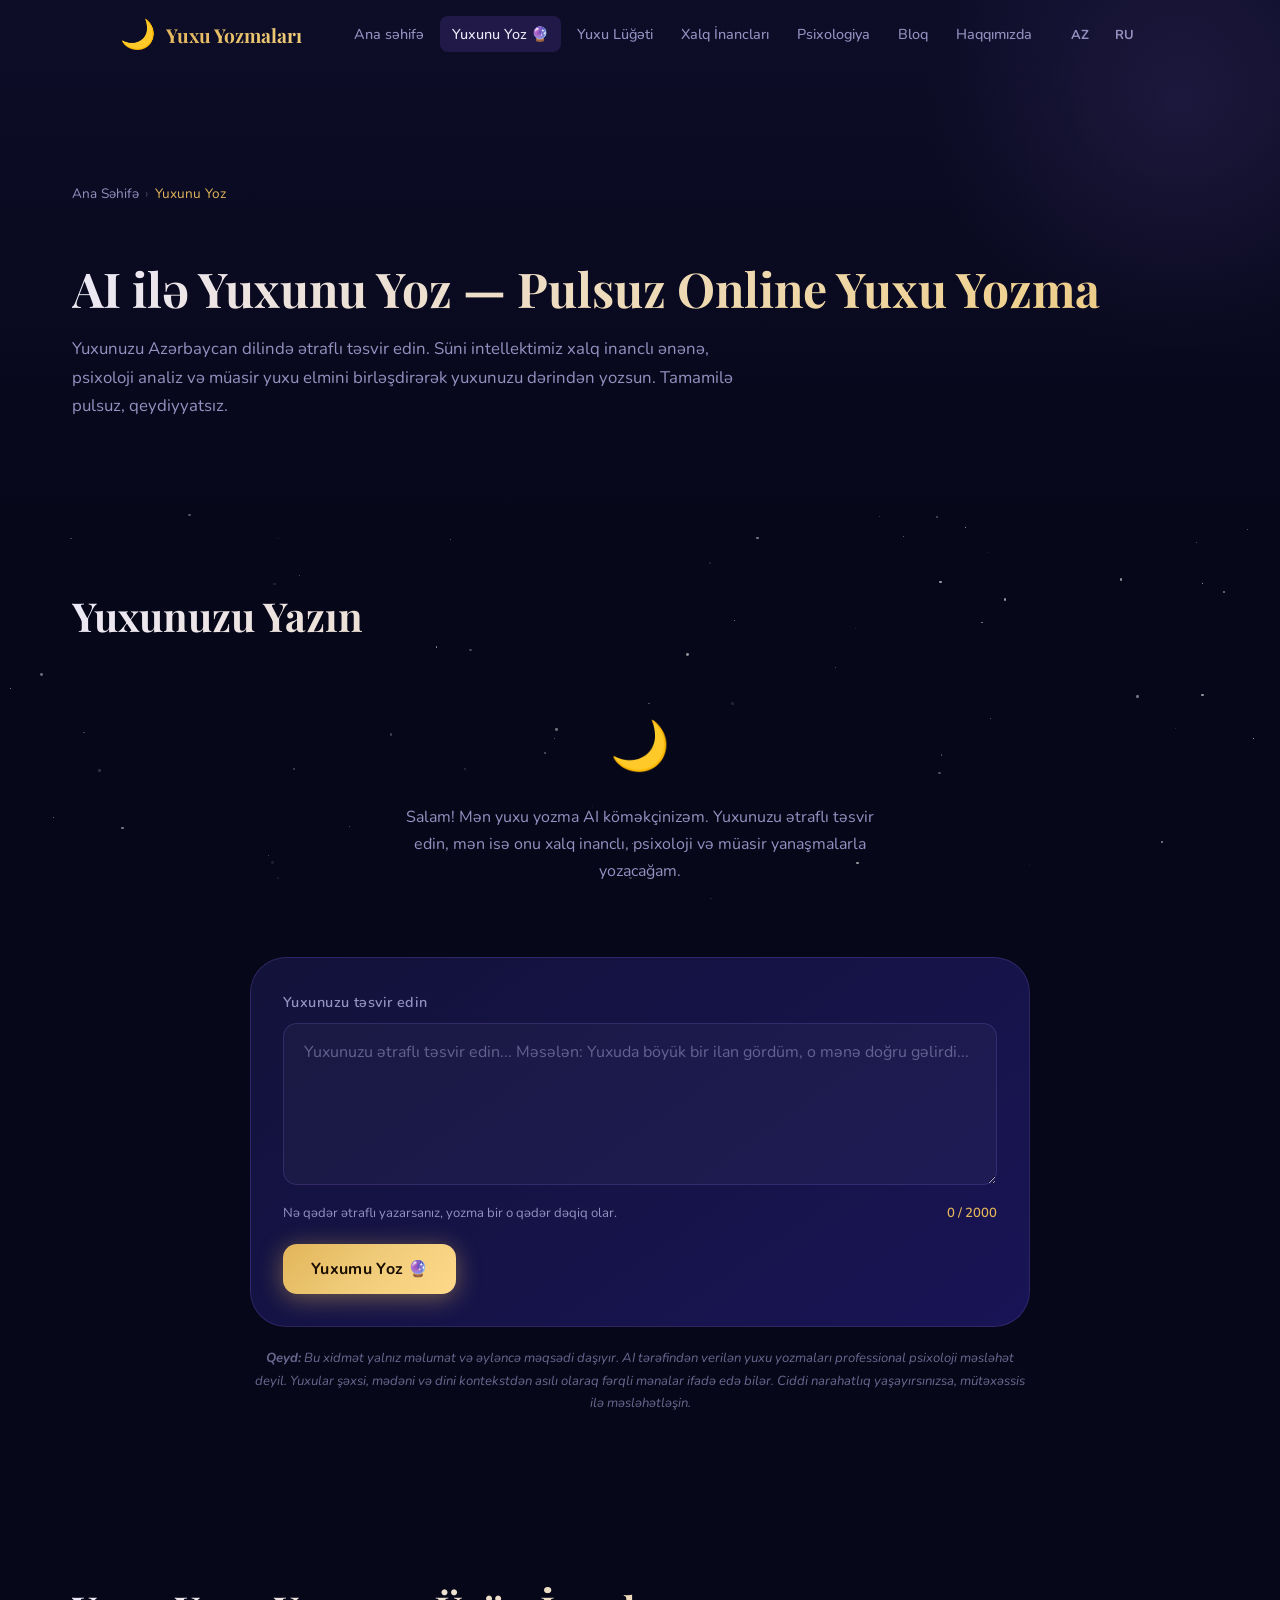
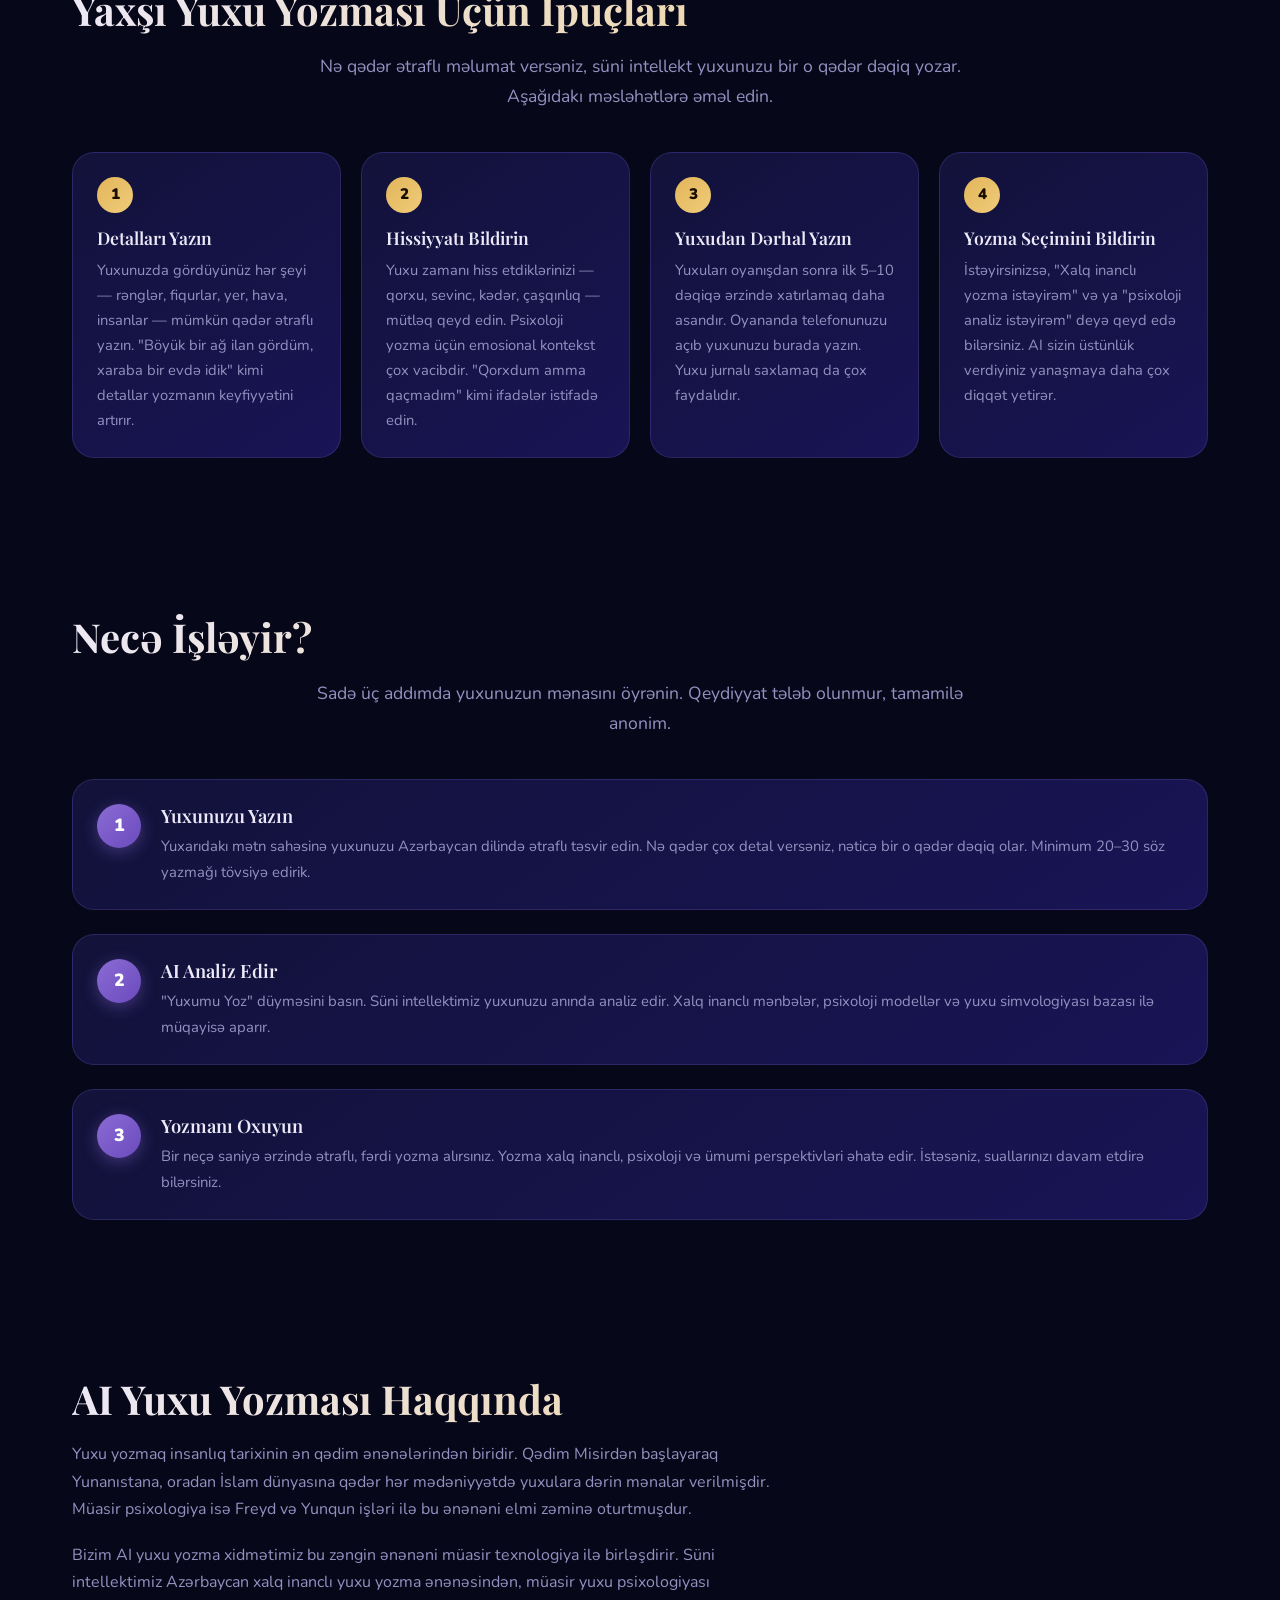
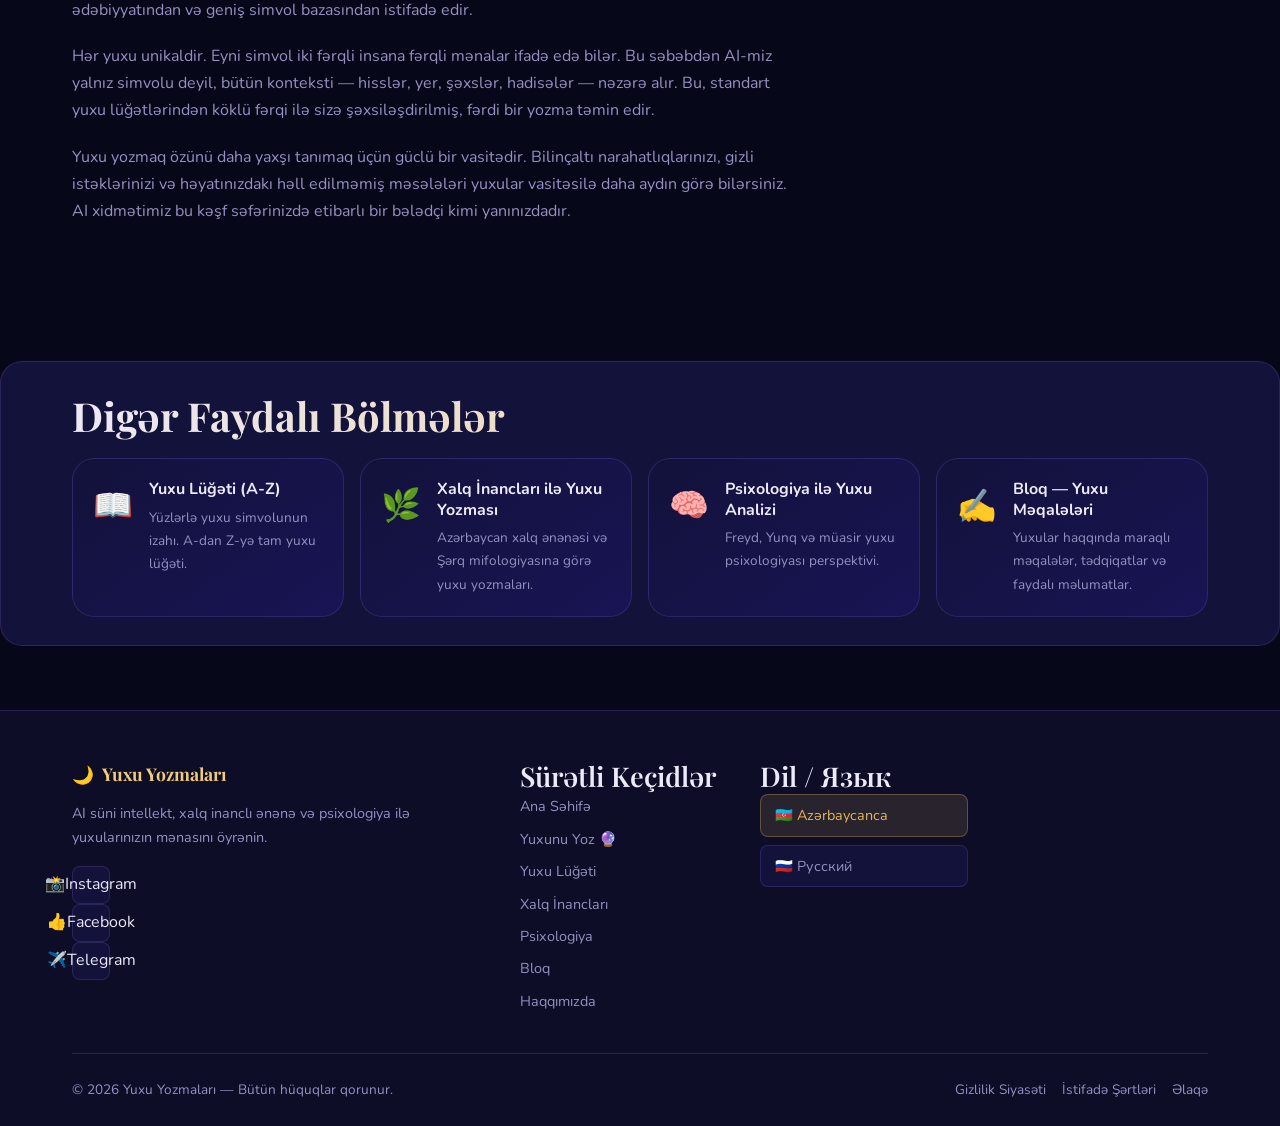
<file: yuxu-yozmasi.html>
<!DOCTYPE html>
<html lang="az">
<head>
  <meta charset="UTF-8">
  <meta name="viewport" content="width=device-width, initial-scale=1.0">
  <title>Online Yuxu Yozması — AI Süni İntellekt ilə Yuxunu Yoz | 2026</title>
  <meta name="description" content="Yuxunuzu yazın, süni intellekt yozsun! AI ilə pulsuz online yuxu yozma xidməti. Yuxunuzun mənasını dəqiqə ərzində öyrənin.">
  <meta name="keywords" content="online yuxu yozma, AI yuxu yozma, yuxu yozmasi, pulsuz yuxu yozma, süni intellekt yuxu, yuxu mənası, yuxu analizi">
  <meta name="author" content="Yuxu Yozmaları">
  <meta name="robots" content="index, follow">
  <link rel="canonical" href="https://yuxu-yozmalari.com.az/yuxu-yozmasi.html">

  <!-- hreflang -->
  <link rel="alternate" hreflang="az" href="https://yuxu-yozmalari.com.az/yuxu-yozmasi.html">
  <link rel="alternate" hreflang="ru" href="https://yuxu-yozmalari.com.az/ru/tolkovanie-snov.html">
  <link rel="alternate" hreflang="x-default" href="https://yuxu-yozmalari.com.az/yuxu-yozmasi.html">

  <!-- Open Graph -->
  <meta property="og:type" content="website">
  <meta property="og:title" content="Online Yuxu Yozması — AI Süni İntellekt ilə Yuxunu Yoz | 2026">
  <meta property="og:description" content="Yuxunuzu yazın, süni intellekt yozsun! AI ilə pulsuz online yuxu yozma xidməti. Yuxunuzun mənasını dəqiqə ərzində öyrənin.">
  <meta property="og:url" content="https://yuxu-yozmalari.com.az/yuxu-yozmasi.html">
  <meta property="og:site_name" content="Yuxu Yozmaları">
  <meta property="og:locale" content="az_AZ">
  <meta property="og:image" content="https://yuxu-yozmalari.com.az/images/og-yozma.jpg">

  <!-- Twitter Card -->
  <meta name="twitter:card" content="summary_large_image">
  <meta name="twitter:title" content="Online Yuxu Yozması — AI ilə Pulsuz Yuxu Yoz">
  <meta name="twitter:description" content="Yuxunuzu yazın, süni intellekt yozsun! Pulsuz online yuxu yozma xidməti.">
  <meta name="twitter:image" content="https://yuxu-yozmalari.com.az/images/og-yozma.jpg">

  <!-- Schema.org WebPage JSON-LD -->
  <script type="application/ld+json">
  {
    "@context": "https://schema.org",
    "@type": "WebPage",
    "name": "Online Yuxu Yozması — AI Süni İntellekt ilə Yuxunu Yoz",
    "url": "https://yuxu-yozmalari.com.az/yuxu-yozmasi.html",
    "description": "Yuxunuzu yazın, süni intellekt yozsun! AI ilə pulsuz online yuxu yozma xidməti.",
    "inLanguage": "az",
    "isPartOf": {
      "@type": "WebSite",
      "name": "Yuxu Yozmaları",
      "url": "https://yuxu-yozmalari.com.az/"
    },
    "breadcrumb": {
      "@type": "BreadcrumbList",
      "itemListElement": [
        {
          "@type": "ListItem",
          "position": 1,
          "name": "Ana Səhifə",
          "item": "https://yuxu-yozmalari.com.az/"
        },
        {
          "@type": "ListItem",
          "position": 2,
          "name": "Yuxunu Yoz",
          "item": "https://yuxu-yozmalari.com.az/yuxu-yozmasi.html"
        }
      ]
    }
  }
  </script>

  <link rel="stylesheet" href="css/style.css">
</head>
<body>

  <!-- Stars animation -->
  <div class="stars" aria-hidden="true">
    <div class="stars-layer stars-small"></div>
    <div class="stars-layer stars-medium"></div>
    <div class="stars-layer stars-large"></div>
  </div>

  <!-- Header -->
  <header class="site-header">
    <div class="container">
      <div class="header-inner">
        <a href="index.html" class="logo" aria-label="Yuxu Yozmaları Ana Səhifə">
          <span class="logo-icon">🌙</span>
          <span class="logo-text">Yuxu Yozmaları</span>
        </a>

        <button class="hamburger" id="hamburgerBtn" aria-label="Menyu aç" aria-expanded="false" aria-controls="mainNav">
          <span class="hamburger-line"></span>
          <span class="hamburger-line"></span>
          <span class="hamburger-line"></span>
        </button>

        <nav class="main-nav" id="mainNav" aria-label="Əsas naviqasiya">
          <ul class="nav-list">
            <li><a href="index.html" class="nav-link">Ana səhifə</a></li>
            <li><a href="yuxu-yozmasi.html" class="nav-link active" aria-current="page">Yuxunu Yoz 🔮</a></li>
            <li><a href="yuxu-luget.html" class="nav-link">Yuxu Lüğəti</a></li>
            <li><a href="xalq-inamlari.html" class="nav-link">Xalq İnancları</a></li>
            <li><a href="psixologiya-yuxu.html" class="nav-link">Psixologiya</a></li>
            <li><a href="blog.html" class="nav-link">Bloq</a></li>
            <li><a href="haqqimizda.html" class="nav-link">Haqqımızda</a></li>
          </ul>
        </nav>

        <div class="lang-switcher" aria-label="Dil seçimi">
          <a href="yuxu-yozmasi.html" class="lang-btn lang-active" aria-current="true" hreflang="az" lang="az">AZ</a>
          <a href="ru/tolkovanie-snov.html" class="lang-btn" hreflang="ru" lang="ru">RU</a>
        </div>
      </div>
    </div>
  </header>

  <!-- Page Hero -->
  <section class="page-hero" aria-labelledby="pageHeroHeading">
    <div class="container">
      <!-- Breadcrumbs -->
      <nav class="breadcrumbs" aria-label="Çörək qırıntıları">
        <ol class="breadcrumb-list">
          <li class="breadcrumb-item"><a href="index.html">Ana Səhifə</a></li>
          <li class="breadcrumb-sep" aria-hidden="true">›</li>
          <li class="breadcrumb-item breadcrumb-current" aria-current="page">Yuxunu Yoz</li>
        </ol>
      </nav>

      <h1 id="pageHeroHeading" class="page-hero-title">
        AI ilə Yuxunu Yoz — Pulsuz Online Yuxu Yozma
      </h1>
      <p class="page-hero-subtitle">
        Yuxunuzu Azərbaycan dilində ətraflı təsvir edin. Süni intellektimiz xalq inanclı ənənə,
        psixoloji analiz və müasir yuxu elmini birləşdirərək yuxunuzu dərindən yozsun.
        Tamamilə pulsuz, qeydiyyatsız.
      </p>
    </div>
  </section>

  <!-- Chat Interface Section -->
  <section class="chat-section section" aria-labelledby="chatHeading">
    <div class="container">
      <h2 id="chatHeading" class="section-title">Yuxunuzu Yazın</h2>

      <div class="chat-wrapper">

        <!-- Chat Messages Display -->
        <div
          id="chatMessages"
          class="chat-messages"
          role="log"
          aria-live="polite"
          aria-label="Söhbət mesajları"
          data-placeholder="Yuxunuzu yazın, AI yozsun..."
        >
          <div class="chat-welcome">
            <div class="chat-welcome-icon" aria-hidden="true">🌙</div>
            <p class="chat-welcome-text">
              Salam! Mən yuxu yozma AI köməkçinizəm. Yuxunuzu ətraflı təsvir edin,
              mən isə onu xalq inanclı, psixoloji və müasir yanaşmalarla yozacağam.
            </p>
          </div>
        </div>

        <!-- Dream Input Form -->
        <form id="dreamForm" class="dream-form" novalidate>
          <div class="form-field">
            <label for="dreamInput" class="form-label">Yuxunuzu təsvir edin</label>
            <textarea
              id="dreamInput"
              name="dreamInput"
              class="dream-textarea"
              placeholder="Yuxunuzu ətraflı təsvir edin... Məsələn: Yuxuda böyük bir ilan gördüm, o mənə doğru gəlirdi..."
              rows="5"
              maxlength="2000"
              aria-required="true"
              aria-describedby="dreamInputHint dreamCharCount"
            ></textarea>
            <div class="form-meta">
              <span id="dreamInputHint" class="form-hint">Nə qədər ətraflı yazarsanız, yozma bir o qədər dəqiq olar.</span>
              <span id="dreamCharCount" class="char-count" aria-live="polite">0 / 2000</span>
            </div>
          </div>

          <button id="submitBtn" type="submit" class="btn btn-primary btn-submit">
            Yuxumu Yoz 🔮
          </button>
        </form>

        <!-- Disclaimer -->
        <p class="chat-disclaimer">
          <strong>Qeyd:</strong> Bu xidmət yalnız məlumat və əyləncə məqsədi daşıyır.
          AI tərəfindən verilən yuxu yozmaları professional psixoloji məsləhət deyil.
          Yuxular şəxsi, mədəni və dini kontekstdən asılı olaraq fərqli mənalar ifadə edə bilər.
          Ciddi narahatlıq yaşayırsınızsa, mütəxəssis ilə məsləhətləşin.
        </p>

      </div>
    </div>
  </section>

  <!-- Tips Section -->
  <section class="tips-section section" aria-labelledby="tipsHeading">
    <div class="container">
      <h2 id="tipsHeading" class="section-title">Yaxşı Yuxu Yozması Üçün İpuçları</h2>
      <p class="section-subtitle">
        Nə qədər ətraflı məlumat versəniz, süni intellekt yuxunuzu bir o qədər dəqiq yozar.
        Aşağıdakı məsləhətlərə əməl edin.
      </p>

      <div class="tips-grid">

        <div class="tip-card">
          <div class="tip-card-num" aria-hidden="true">1</div>
          <h3 class="tip-card-title">Detalları Yazın</h3>
          <p class="tip-card-desc">
            Yuxunuzda gördüyünüz hər şeyi — rənglər, fiqurlar, yer, hava, insanlar —
            mümkün qədər ətraflı yazın. "Böyük bir ağ ilan gördüm, xaraba bir evdə idik" kimi
            detallar yozmanın keyfiyyətini artırır.
          </p>
        </div>

        <div class="tip-card">
          <div class="tip-card-num" aria-hidden="true">2</div>
          <h3 class="tip-card-title">Hissiyyatı Bildirin</h3>
          <p class="tip-card-desc">
            Yuxu zamanı hiss etdiklərinizi — qorxu, sevinc, kədər, çaşqınlıq —
            mütləq qeyd edin. Psixoloji yozma üçün emosional kontekst çox vacibdir.
            "Qorxdum amma qaçmadım" kimi ifadələr istifadə edin.
          </p>
        </div>

        <div class="tip-card">
          <div class="tip-card-num" aria-hidden="true">3</div>
          <h3 class="tip-card-title">Yuxudan Dərhal Yazın</h3>
          <p class="tip-card-desc">
            Yuxuları oyanışdan sonra ilk 5–10 dəqiqə ərzində xatırlamaq daha asandır.
            Oyananda telefonunuzu açıb yuxunuzu burada yazın. Yuxu jurnalı saxlamaq
            da çox faydalıdır.
          </p>
        </div>

        <div class="tip-card">
          <div class="tip-card-num" aria-hidden="true">4</div>
          <h3 class="tip-card-title">Yozma Seçimini Bildirin</h3>
          <p class="tip-card-desc">
            İstəyirsinizsə, "Xalq inanclı yozma istəyirəm" və ya "psixoloji analiz istəyirəm"
            deyə qeyd edə bilərsiniz. AI sizin üstünlük verdiyiniz yanaşmaya
            daha çox diqqət yetirər.
          </p>
        </div>

      </div>
    </div>
  </section>

  <!-- How It Works Section -->
  <section class="how-it-works section" aria-labelledby="howItWorksHeading">
    <div class="container">
      <h2 id="howItWorksHeading" class="section-title">Necə İşləyir?</h2>
      <p class="section-subtitle">
        Sadə üç addımda yuxunuzun mənasını öyrənin. Qeydiyyat tələb olunmur, tamamilə anonim.
      </p>

      <div class="steps-grid">

        <div class="step-item">
          <div class="step-num" aria-hidden="true">1</div>
          <div class="step-content">
            <h3 class="step-title">Yuxunuzu Yazın</h3>
            <p class="step-desc">
              Yuxarıdakı mətn sahəsinə yuxunuzu Azərbaycan dilində ətraflı təsvir edin.
              Nə qədər çox detal versəniz, nəticə bir o qədər dəqiq olar.
              Minimum 20–30 söz yazmağı tövsiyə edirik.
            </p>
          </div>
        </div>

        <div class="step-item">
          <div class="step-num" aria-hidden="true">2</div>
          <div class="step-content">
            <h3 class="step-title">AI Analiz Edir</h3>
            <p class="step-desc">
              "Yuxumu Yoz" düyməsini basın. Süni intellektimiz yuxunuzu anında analiz edir.
              Xalq inanclı mənbələr, psixoloji modellər və yuxu simvologiyası bazası ilə
              müqayisə aparır.
            </p>
          </div>
        </div>

        <div class="step-item">
          <div class="step-num" aria-hidden="true">3</div>
          <div class="step-content">
            <h3 class="step-title">Yozmanı Oxuyun</h3>
            <p class="step-desc">
              Bir neçə saniyə ərzində ətraflı, fərdi yozma alırsınız. Yozma xalq inanclı,
              psixoloji və ümumi perspektivləri əhatə edir. İstəsəniz, suallarınızı
              davam etdirə bilərsiniz.
            </p>
          </div>
        </div>

      </div>
    </div>
  </section>

  <!-- Informational Content Section -->
  <section class="info-content section" aria-labelledby="infoContentHeading">
    <div class="container">
      <h2 id="infoContentHeading" class="section-title">AI Yuxu Yozması Haqqında</h2>
      <div class="info-content-text">
        <p>
          Yuxu yozmaq insanlıq tarixinin ən qədim ənənələrindən biridir. Qədim Misirdən
          başlayaraq Yunanıstana, oradan İslam dünyasına qədər hər mədəniyyətdə yuxulara
          dərin mənalar verilmişdir. Müasir psixologiya isə Freyd və Yunqun işləri ilə
          bu ənənəni elmi zəminə oturtmuşdur.
        </p>
        <p>
          Bizim AI yuxu yozma xidmətimiz bu zəngin ənənəni müasir texnologiya ilə birləşdirir.
          Süni intellektimiz Azərbaycan xalq inanclı yuxu yozma ənənəsindən,
          müasir yuxu psixologiyası ədəbiyyatından və geniş simvol bazasından istifadə edir.
        </p>
        <p>
          Hər yuxu unikaldir. Eyni simvol iki fərqli insana fərqli mənalar ifadə edə bilər.
          Bu səbəbdən AI-miz yalnız simvolu deyil, bütün konteksti — hisslər, yer, şəxslər,
          hadisələr — nəzərə alır. Bu, standart yuxu lüğətlərindən köklü fərqi ilə
          sizə şəxsiləşdirilmiş, fərdi bir yozma təmin edir.
        </p>
        <p>
          Yuxu yozmaq özünü daha yaxşı tanımaq üçün güclü bir vasitədir. Bilinçaltı
          narahatlıqlarınızı, gizli istəklərinizi və həyatınızdakı həll edilməmiş məsələləri
          yuxular vasitəsilə daha aydın görə bilərsiniz. AI xidmətimiz bu kəşf səfərinizdə
          etibarlı bir bələdçi kimi yanınızdadır.
        </p>
      </div>
    </div>
  </section>

  <!-- Related Links Section -->
  <section class="related-links section" aria-labelledby="relatedLinksHeading">
    <div class="container">
      <h2 id="relatedLinksHeading" class="section-title">Digər Faydalı Bölmələr</h2>
      <nav aria-label="Əlaqəli səhifələr">
        <div class="related-links-grid">

          <a href="yuxu-luget.html" class="related-card">
            <div class="related-card-icon" aria-hidden="true">📖</div>
            <div class="related-card-content">
              <h3 class="related-card-title">Yuxu Lüğəti (A-Z)</h3>
              <p class="related-card-desc">
                Yüzlərlə yuxu simvolunun izahı. A-dan Z-yə tam yuxu lüğəti.
              </p>
            </div>
          </a>

          <a href="xalq-inamlari.html" class="related-card">
            <div class="related-card-icon" aria-hidden="true">🌿</div>
            <div class="related-card-content">
              <h3 class="related-card-title">Xalq İnancları ilə Yuxu Yozması</h3>
              <p class="related-card-desc">
                Azərbaycan xalq ənənəsi və Şərq mifologiyasına görə yuxu yozmaları.
              </p>
            </div>
          </a>

          <a href="psixologiya-yuxu.html" class="related-card">
            <div class="related-card-icon" aria-hidden="true">🧠</div>
            <div class="related-card-content">
              <h3 class="related-card-title">Psixologiya ilə Yuxu Analizi</h3>
              <p class="related-card-desc">
                Freyd, Yunq və müasir yuxu psixologiyası perspektivi.
              </p>
            </div>
          </a>

          <a href="blog.html" class="related-card">
            <div class="related-card-icon" aria-hidden="true">✍️</div>
            <div class="related-card-content">
              <h3 class="related-card-title">Bloq — Yuxu Məqalələri</h3>
              <p class="related-card-desc">
                Yuxular haqqında maraqlı məqalələr, tədqiqatlar və faydalı məlumatlar.
              </p>
            </div>
          </a>

        </div>
      </nav>
    </div>
  </section>

  <!-- Footer -->
  <footer class="site-footer" aria-label="Sayt altlığı">
    <div class="container">
      <div class="footer-grid">

        <div class="footer-col footer-brand">
          <a href="index.html" class="footer-logo">
            <span>🌙</span> Yuxu Yozmaları
          </a>
          <p class="footer-brand-desc">
            AI süni intellekt, xalq inanclı ənənə və psixologiya ilə
            yuxularınızın mənasını öyrənin.
          </p>
          <div class="footer-social" aria-label="Sosial şəbəkələr">
            <a href="https://instagram.com/yuxuyozmalari" class="social-link" target="_blank" rel="noopener noreferrer" aria-label="Instagram">
              <span aria-hidden="true">📸</span> Instagram
            </a>
            <a href="https://facebook.com/yuxuyozmalari" class="social-link" target="_blank" rel="noopener noreferrer" aria-label="Facebook">
              <span aria-hidden="true">👍</span> Facebook
            </a>
            <a href="https://t.me/yuxuyozmalari" class="social-link" target="_blank" rel="noopener noreferrer" aria-label="Telegram">
              <span aria-hidden="true">✈️</span> Telegram
            </a>
          </div>
        </div>

        <div class="footer-col">
          <h3 class="footer-col-title">Sürətli Keçidlər</h3>
          <ul class="footer-links">
            <li><a href="index.html">Ana Səhifə</a></li>
            <li><a href="yuxu-yozmasi.html">Yuxunu Yoz 🔮</a></li>
            <li><a href="yuxu-luget.html">Yuxu Lüğəti</a></li>
            <li><a href="xalq-inamlari.html">Xalq İnancları</a></li>
            <li><a href="psixologiya-yuxu.html">Psixologiya</a></li>
            <li><a href="blog.html">Bloq</a></li>
            <li><a href="haqqimizda.html">Haqqımızda</a></li>
          </ul>
        </div>

        <div class="footer-col">
          <h3 class="footer-col-title">Dil / Язык</h3>
          <div class="footer-lang-switcher" aria-label="Dil seçimi">
            <a href="yuxu-yozmasi.html" class="footer-lang-btn footer-lang-active" hreflang="az" lang="az">🇦🇿 Azərbaycanca</a>
            <a href="ru/tolkovanie-snov.html" class="footer-lang-btn" hreflang="ru" lang="ru">🇷🇺 Русский</a>
          </div>
        </div>

      </div>

      <div class="footer-bottom">
        <p class="footer-copyright">
          &copy; 2026 Yuxu Yozmaları — Bütün hüquqlar qorunur.
        </p>
        <nav class="footer-legal" aria-label="Hüquqi sənədlər">
          <a href="gizlilik-siyaseti.html">Gizlilik Siyasəti</a>
          <a href="istifade-sertleri.html">İstifadə Şərtləri</a>
          <a href="elaqe.html">Əlaqə</a>
        </nav>
      </div>

    </div>
  </footer>

  <script>
    // API key placeholder — replace before deployment
    const AI_API_KEY = "YOUR_API_KEY";
  </script>
  <script src="js/main.js"></script>
</body>
</html>
</file>
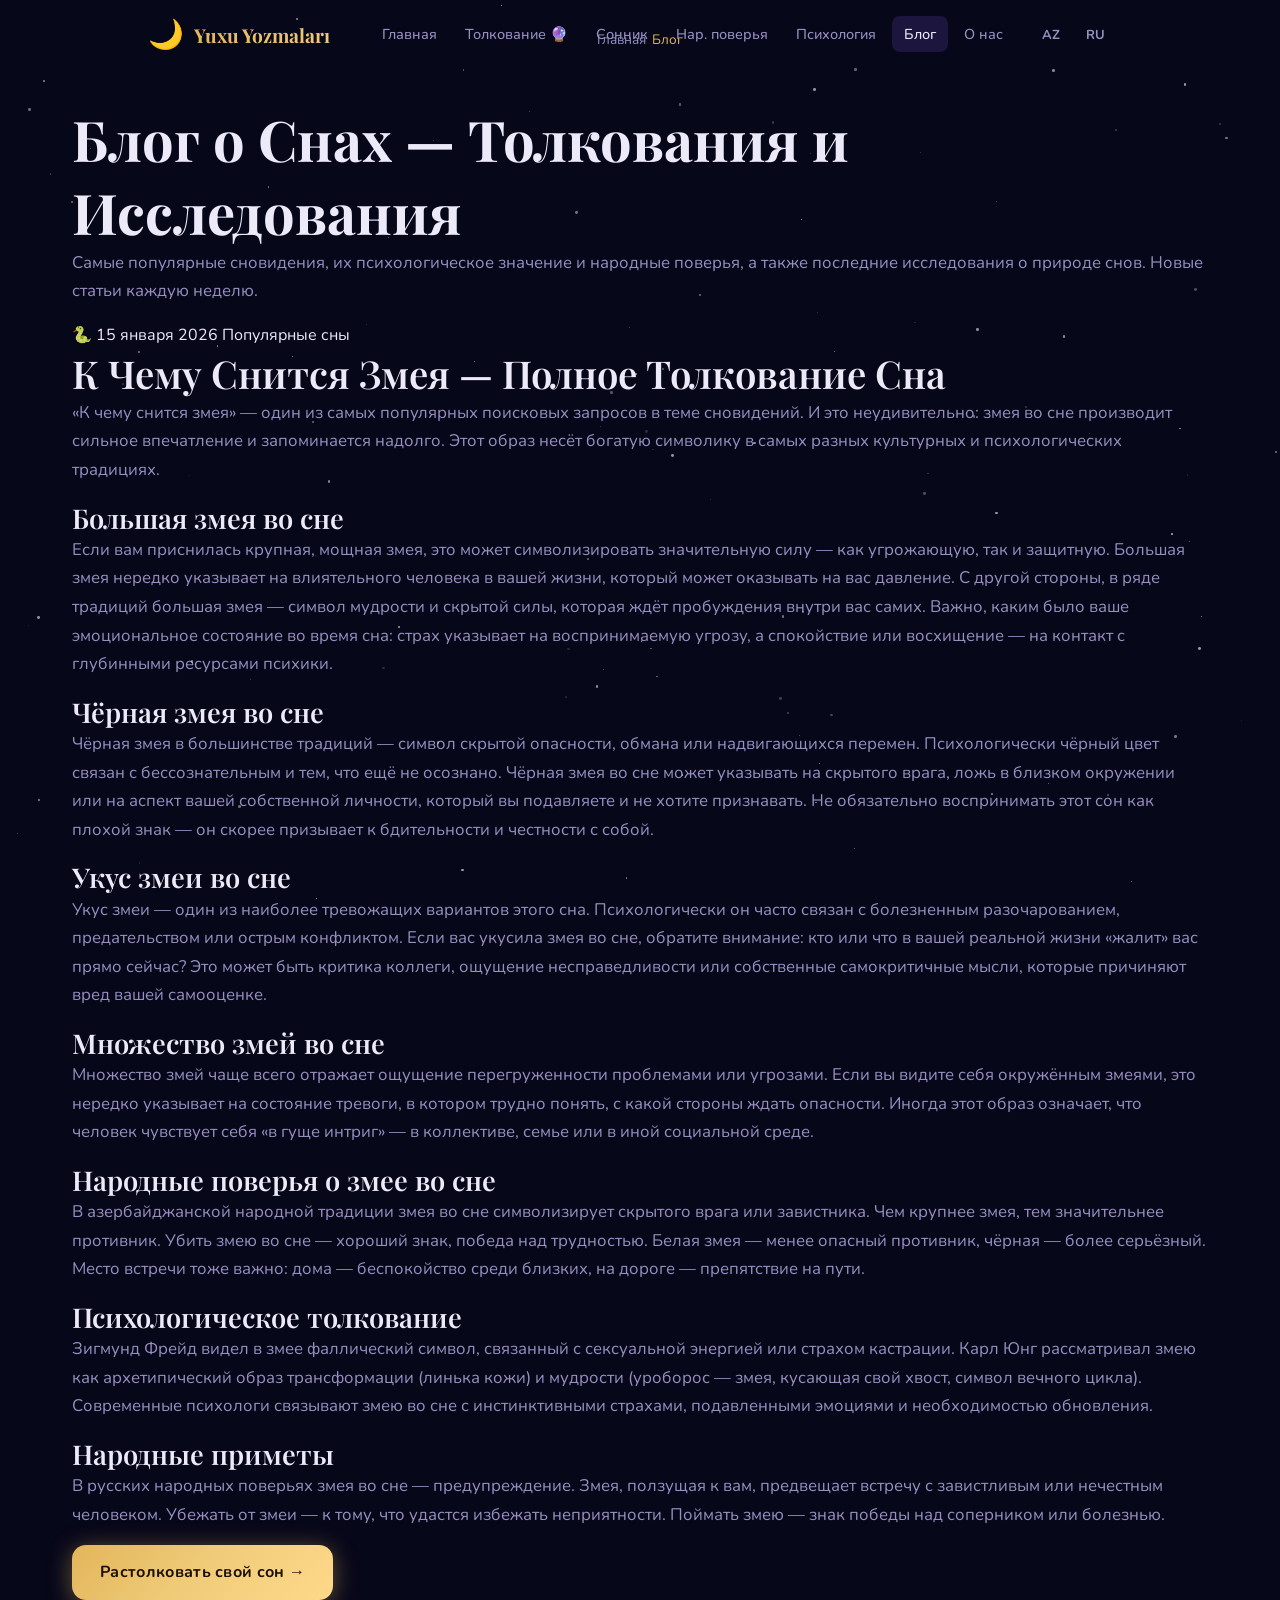
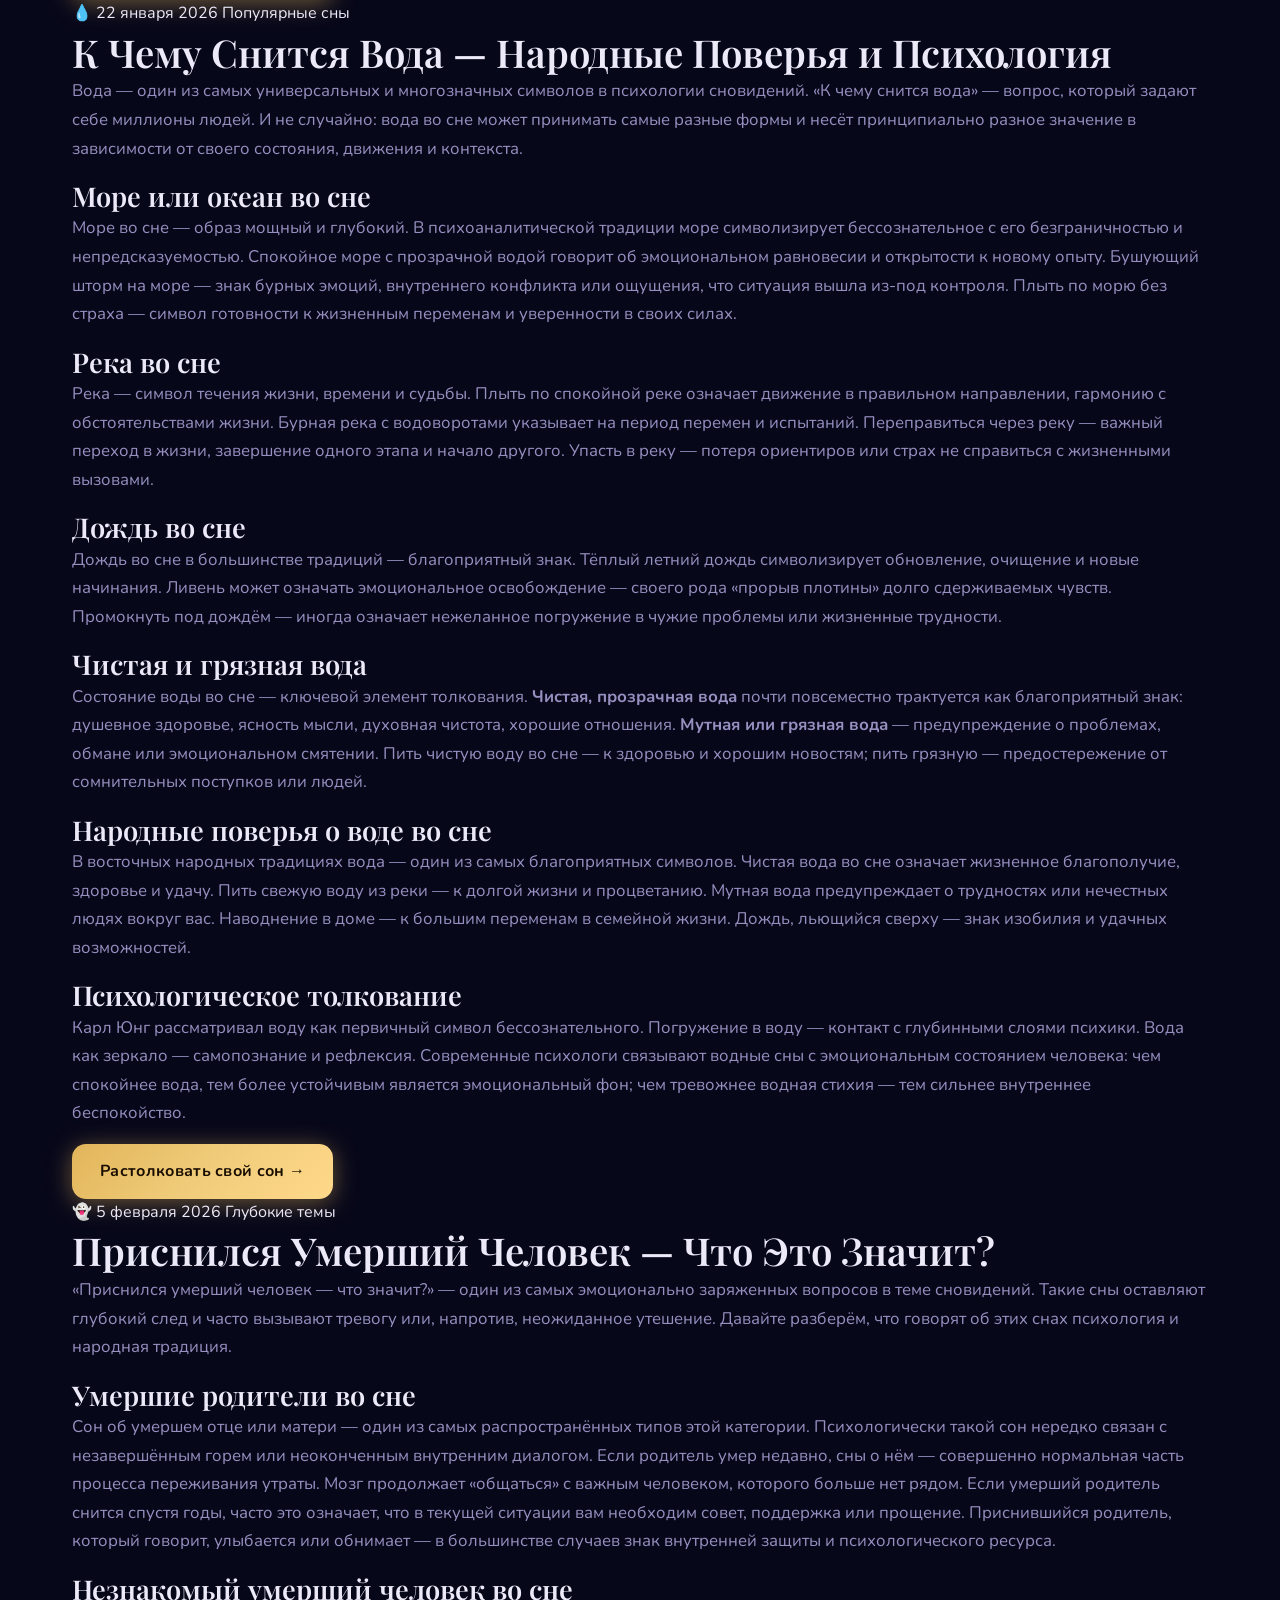
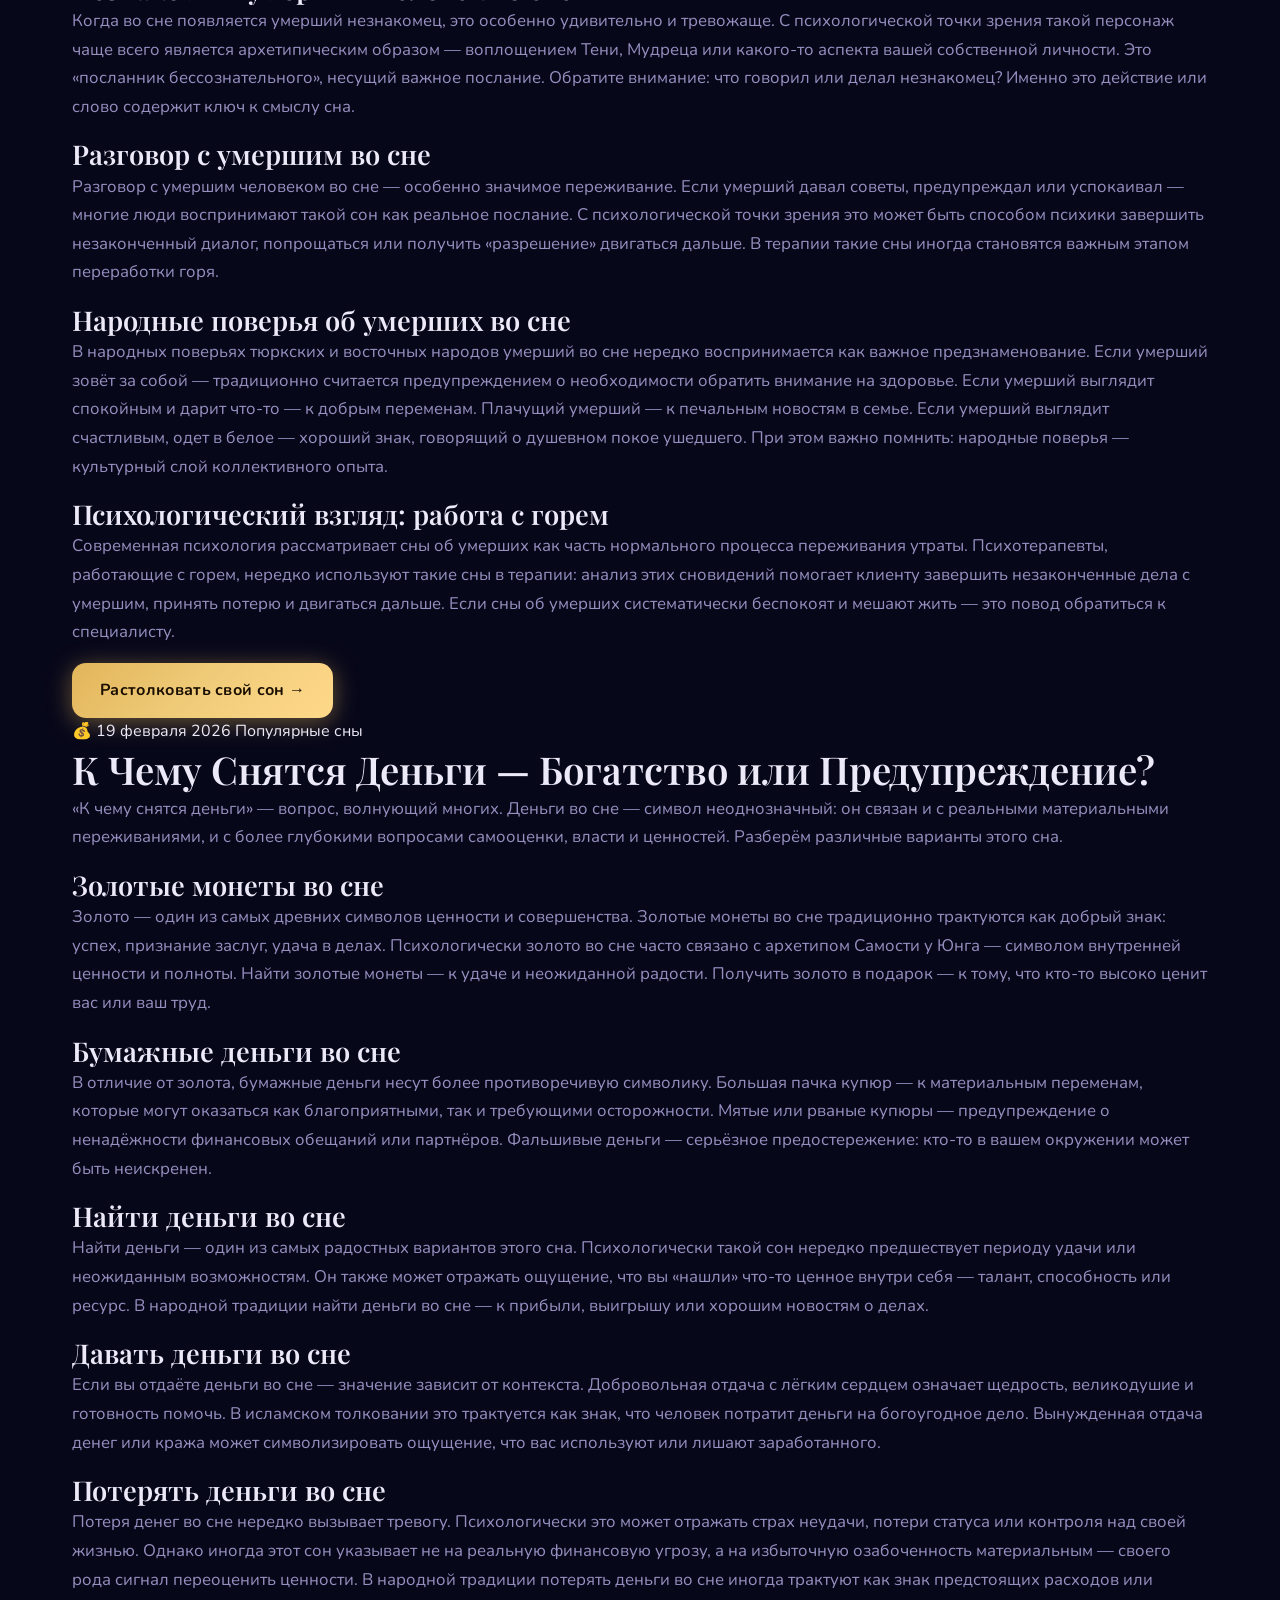
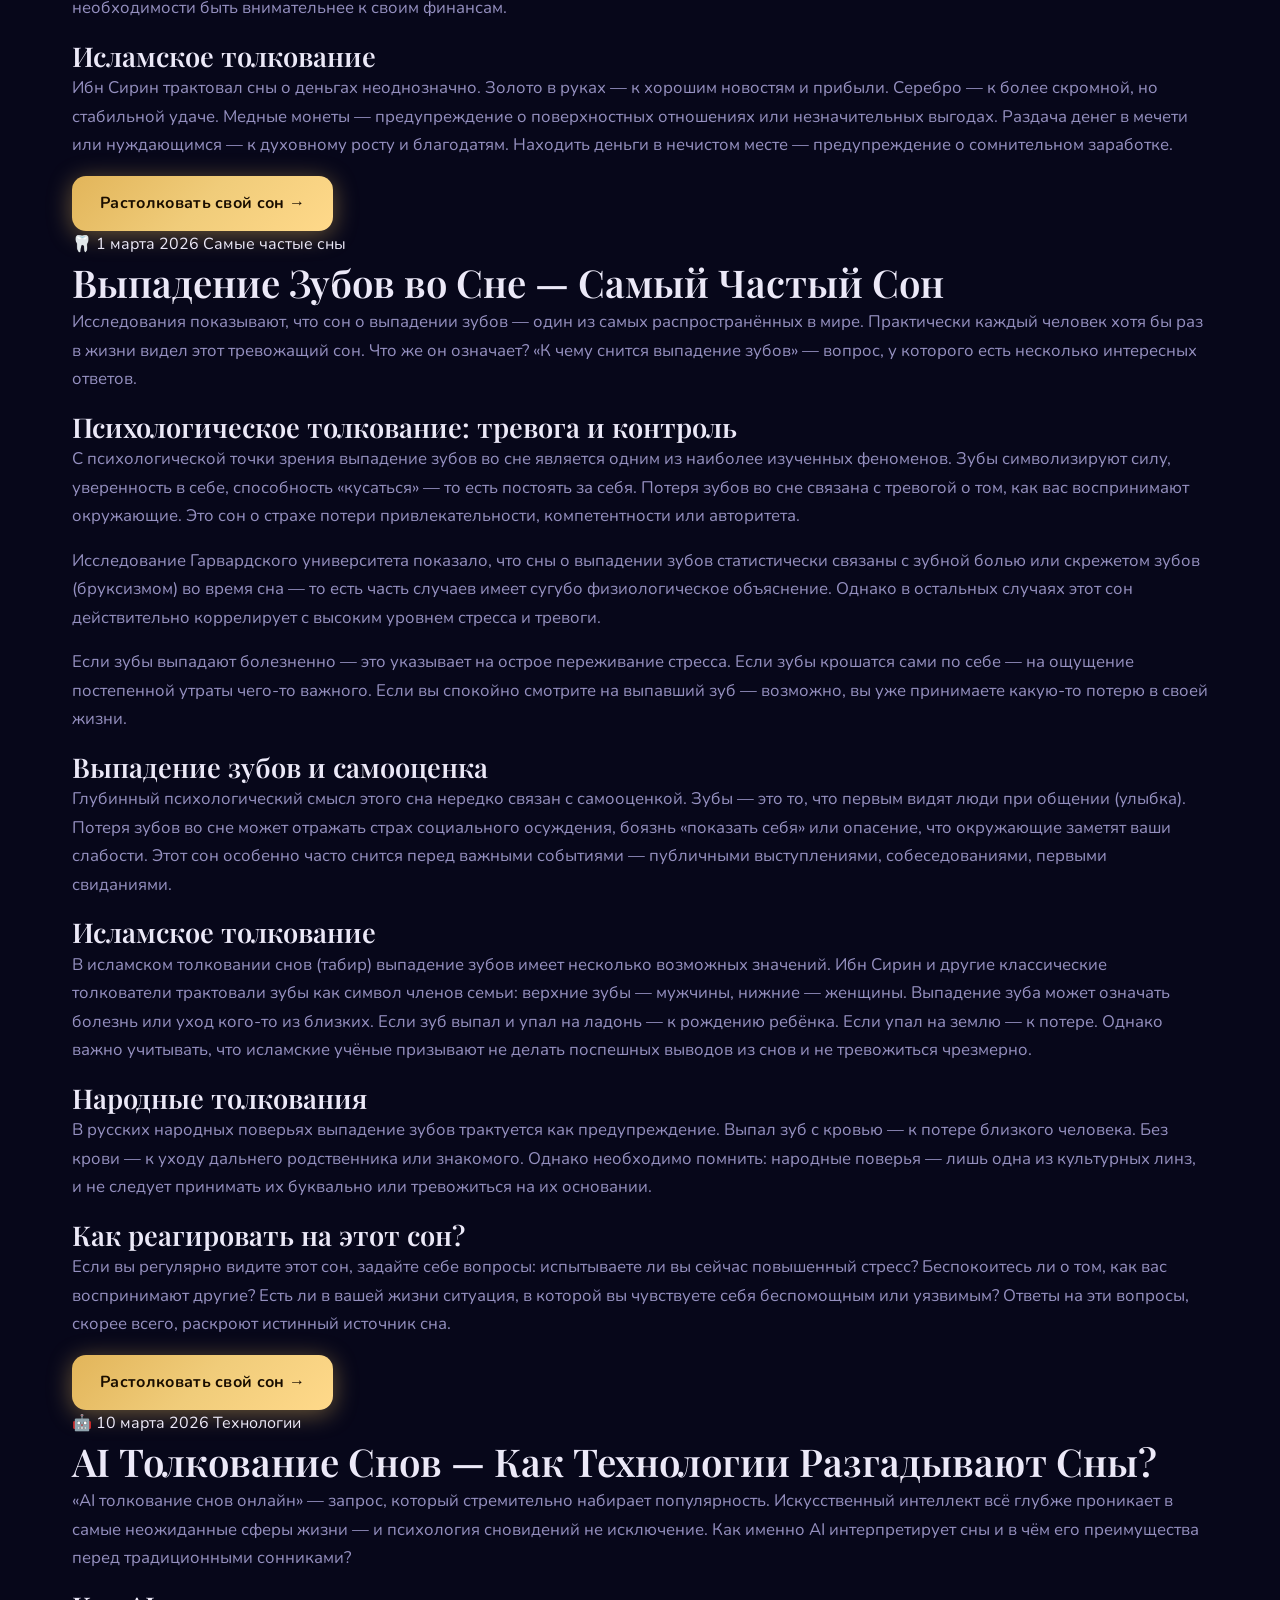
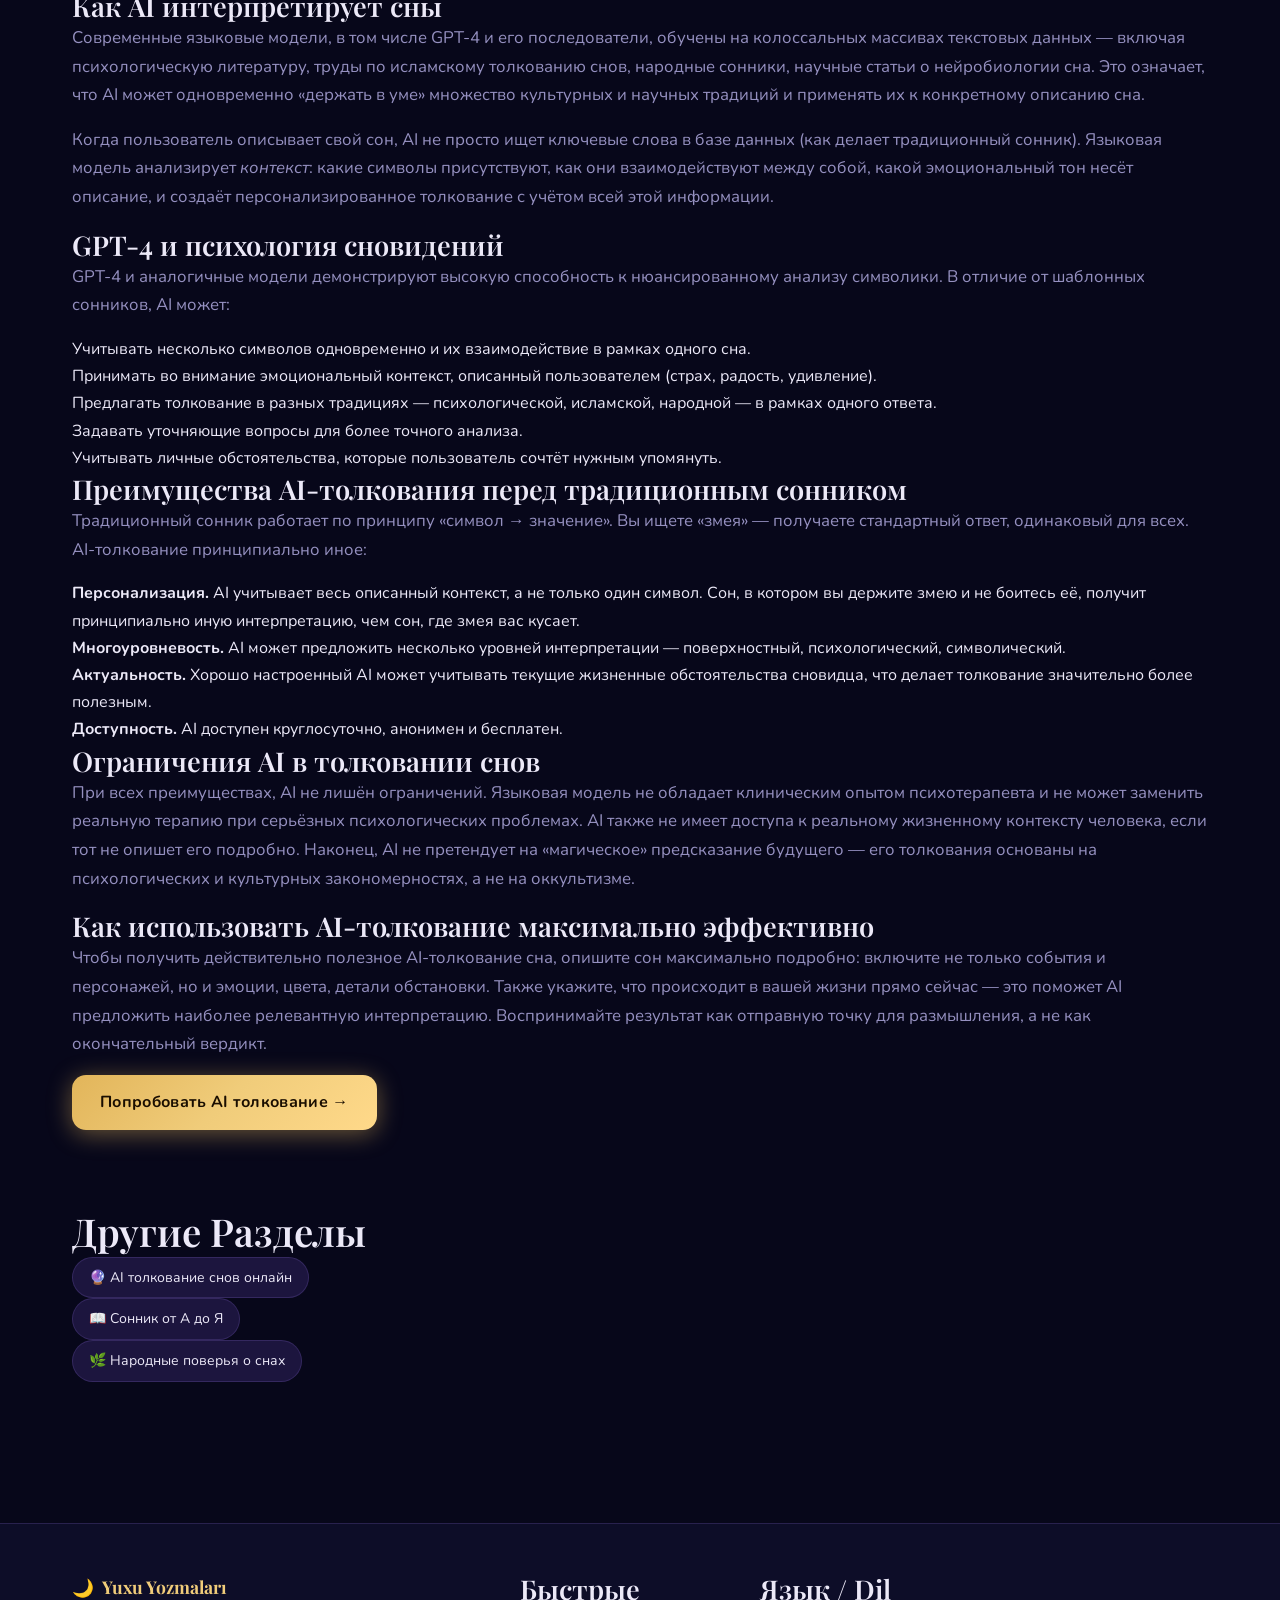
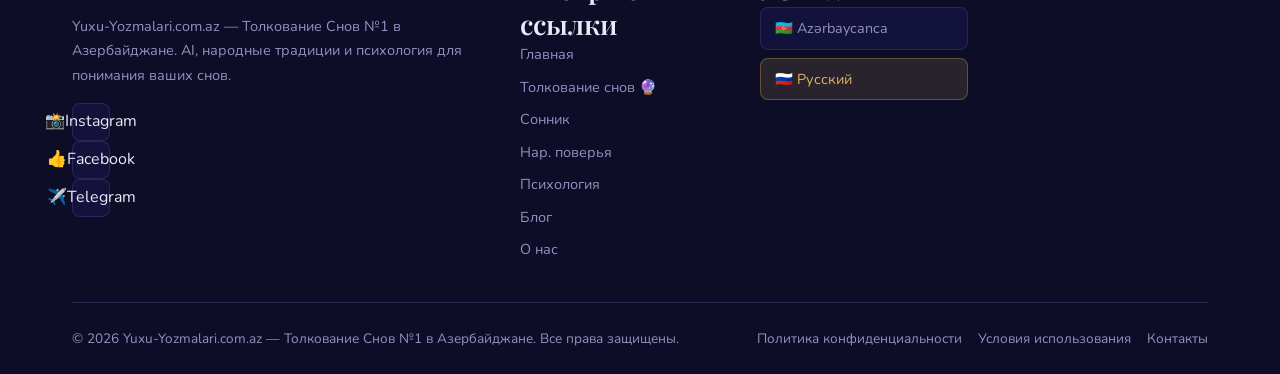
<file: ru/blog.html>
<!DOCTYPE html>
<html lang="ru">
<head>
  <meta charset="UTF-8">
  <meta name="viewport" content="width=device-width, initial-scale=1.0">
  <title>Блог о Снах — К Чему Снится: Змея, Вода, Деньги и Другие Сны | 2026</title>
  <meta name="description" content="Самые популярные сны и их толкования. К чему снится змея, вода, деньги, умерший? Новые статьи каждую неделю.">
  <meta name="keywords" content="к чему снится змея, к чему снится вода, к чему снятся деньги, приснился умерший, выпадение зубов во сне, AI толкование снов">
  <meta name="author" content="Yuxu Yozmaları">
  <meta name="robots" content="index, follow">
  <link rel="canonical" href="https://yuxu-yozmalari.com.az/ru/blog.html">

  <!-- hreflang -->
  <link rel="alternate" hreflang="az" href="https://yuxu-yozmalari.com.az/blog.html">
  <link rel="alternate" hreflang="ru" href="https://yuxu-yozmalari.com.az/ru/blog.html">
  <link rel="alternate" hreflang="x-default" href="https://yuxu-yozmalari.com.az/blog.html">

  <!-- Open Graph -->
  <meta property="og:type" content="article">
  <meta property="og:title" content="Блог о Снах — К Чему Снится: Змея, Вода, Деньги и Другие Сны | 2026">
  <meta property="og:description" content="Самые популярные сны и их толкования. К чему снится змея, вода, деньги, умерший? Новые статьи каждую неделю.">
  <meta property="og:url" content="https://yuxu-yozmalari.com.az/ru/blog.html">
  <meta property="og:site_name" content="Yuxu Yozmaları">
  <meta property="og:locale" content="ru_RU">
  <meta property="og:image" content="https://yuxu-yozmalari.com.az/images/og-image.jpg">

  <!-- Twitter Card -->
  <meta name="twitter:card" content="summary_large_image">
  <meta name="twitter:title" content="Блог о Снах — Толкования и Исследования 2026">
  <meta name="twitter:description" content="Самые популярные сны и их толкования. К чему снится змея, вода, деньги, умерший?">
  <meta name="twitter:image" content="https://yuxu-yozmalari.com.az/images/og-image.jpg">

  <!-- Schema.org Article JSON-LD -->
  <script type="application/ld+json">
  {
    "@context": "https://schema.org",
    "@type": "Blog",
    "name": "Блог о Снах — Yuxu Yozmaları",
    "description": "Самые популярные сны и их толкования. К чему снится змея, вода, деньги, умерший? Новые статьи каждую неделю.",
    "inLanguage": "ru",
    "url": "https://yuxu-yozmalari.com.az/ru/blog.html",
    "publisher": {
      "@type": "Organization",
      "name": "Yuxu Yozmaları",
      "url": "https://yuxu-yozmalari.com.az/"
    },
    "blogPost": [
      {
        "@type": "BlogPosting",
        "headline": "К Чему Снится Змея — Полное Толкование Сна",
        "datePublished": "2026-01-15",
        "url": "https://yuxu-yozmalari.com.az/ru/blog.html#zmeya"
      },
      {
        "@type": "BlogPosting",
        "headline": "К Чему Снится Вода — Народные Поверья и Психология",
        "datePublished": "2026-01-22",
        "url": "https://yuxu-yozmalari.com.az/ru/blog.html#voda"
      },
      {
        "@type": "BlogPosting",
        "headline": "Приснился Умерший Человек — Что Это Значит?",
        "datePublished": "2026-02-05",
        "url": "https://yuxu-yozmalari.com.az/ru/blog.html#umershiy"
      },
      {
        "@type": "BlogPosting",
        "headline": "К Чему Снятся Деньги — Богатство или Предупреждение?",
        "datePublished": "2026-02-19",
        "url": "https://yuxu-yozmalari.com.az/ru/blog.html#dengi"
      },
      {
        "@type": "BlogPosting",
        "headline": "Выпадение Зубов во Сне — Самый Частый Сон",
        "datePublished": "2026-03-01",
        "url": "https://yuxu-yozmalari.com.az/ru/blog.html#zuby"
      },
      {
        "@type": "BlogPosting",
        "headline": "AI Толкование Снов — Как Технологии Разгадывают Сны?",
        "datePublished": "2026-03-10",
        "url": "https://yuxu-yozmalari.com.az/ru/blog.html#ai"
      }
    ]
  }
  </script>

  <link rel="stylesheet" href="../css/style.css">
</head>
<body>

  <!-- Stars animation -->
  <div class="stars" aria-hidden="true">
    <div class="stars-layer stars-small"></div>
    <div class="stars-layer stars-medium"></div>
    <div class="stars-layer stars-large"></div>
  </div>

  <!-- Header -->
  <header class="site-header">
    <div class="container">
      <div class="header-inner">
        <a href="index.html" class="logo" aria-label="Yuxu Yozmaları — Главная страница">
          <span class="logo-icon">🌙</span>
          <span class="logo-text">Yuxu Yozmaları</span>
        </a>

        <button class="hamburger" id="hamburgerBtn" aria-label="Открыть меню" aria-expanded="false" aria-controls="mainNav">
          <span class="hamburger-line"></span>
          <span class="hamburger-line"></span>
          <span class="hamburger-line"></span>
        </button>

        <nav class="main-nav" id="mainNav" aria-label="Основная навигация">
          <ul class="nav-list">
            <li><a href="index.html" class="nav-link">Главная</a></li>
            <li><a href="tolkovanie-snov.html" class="nav-link">Толкование 🔮</a></li>
            <li><a href="sonnik.html" class="nav-link">Сонник</a></li>
            <li><a href="narodnye-poverya.html" class="nav-link">Нар. поверья</a></li>
            <li><a href="psihologiya-snov.html" class="nav-link">Психология</a></li>
            <li><a href="blog.html" class="nav-link active" aria-current="page">Блог</a></li>
            <li><a href="o-nas.html" class="nav-link">О нас</a></li>
          </ul>
        </nav>

        <div class="lang-switcher" aria-label="Выбор языка">
          <a href="../blog.html" class="lang-btn" hreflang="az" lang="az">AZ</a>
          <a href="blog.html" class="lang-btn lang-active" aria-current="true" hreflang="ru" lang="ru">RU</a>
        </div>
      </div>
    </div>
  </header>

  <!-- Breadcrumbs -->
  <nav class="breadcrumbs" aria-label="Навигационная цепочка">
    <div class="container">
      <ol class="breadcrumb-list" itemscope itemtype="https://schema.org/BreadcrumbList">
        <li class="breadcrumb-item" itemprop="itemListElement" itemscope itemtype="https://schema.org/ListItem">
          <a href="index.html" itemprop="item"><span itemprop="name">Главная</span></a>
          <meta itemprop="position" content="1">
        </li>
        <li class="breadcrumb-item breadcrumb-current" itemprop="itemListElement" itemscope itemtype="https://schema.org/ListItem">
          <span itemprop="name">Блог</span>
          <meta itemprop="position" content="2">
        </li>
      </ol>
    </div>
  </nav>

  <!-- Main Content -->
  <main class="main-content">
    <div class="container">

      <header class="page-header">
        <h1 class="page-title">Блог о Снах — Толкования и Исследования</h1>
        <p class="page-intro">
          Самые популярные сновидения, их психологическое значение и народные поверья, а также последние исследования о природе снов. Новые статьи каждую неделю.
        </p>
      </header>

      <div class="blog-posts">

        <!-- Article 1: Snake -->
        <article class="blog-post" id="zmeya">
          <div class="blog-post-meta">
            <span class="blog-post-emoji">🐍</span>
            <time class="blog-post-date" datetime="2026-01-15">15 января 2026</time>
            <span class="blog-post-tag">Популярные сны</span>
          </div>
          <h2 class="blog-post-title">К Чему Снится Змея — Полное Толкование Сна</h2>

          <p>
            «К чему снится змея» — один из самых популярных поисковых запросов в теме сновидений. И это неудивительно: змея во сне производит сильное впечатление и запоминается надолго. Этот образ несёт богатую символику в самых разных культурных и психологических традициях.
          </p>

          <h3>Большая змея во сне</h3>
          <p>
            Если вам приснилась крупная, мощная змея, это может символизировать значительную силу — как угрожающую, так и защитную. Большая змея нередко указывает на влиятельного человека в вашей жизни, который может оказывать на вас давление. С другой стороны, в ряде традиций большая змея — символ мудрости и скрытой силы, которая ждёт пробуждения внутри вас самих. Важно, каким было ваше эмоциональное состояние во время сна: страх указывает на воспринимаемую угрозу, а спокойствие или восхищение — на контакт с глубинными ресурсами психики.
          </p>

          <h3>Чёрная змея во сне</h3>
          <p>
            Чёрная змея в большинстве традиций — символ скрытой опасности, обмана или надвигающихся перемен. Психологически чёрный цвет связан с бессознательным и тем, что ещё не осознано. Чёрная змея во сне может указывать на скрытого врага, ложь в близком окружении или на аспект вашей собственной личности, который вы подавляете и не хотите признавать. Не обязательно воспринимать этот сон как плохой знак — он скорее призывает к бдительности и честности с собой.
          </p>

          <h3>Укус змеи во сне</h3>
          <p>
            Укус змеи — один из наиболее тревожащих вариантов этого сна. Психологически он часто связан с болезненным разочарованием, предательством или острым конфликтом. Если вас укусила змея во сне, обратите внимание: кто или что в вашей реальной жизни «жалит» вас прямо сейчас? Это может быть критика коллеги, ощущение несправедливости или собственные самокритичные мысли, которые причиняют вред вашей самооценке.
          </p>

          <h3>Множество змей во сне</h3>
          <p>
            Множество змей чаще всего отражает ощущение перегруженности проблемами или угрозами. Если вы видите себя окружённым змеями, это нередко указывает на состояние тревоги, в котором трудно понять, с какой стороны ждать опасности. Иногда этот образ означает, что человек чувствует себя «в гуще интриг» — в коллективе, семье или в иной социальной среде.
          </p>

          <h3>Народные поверья о змее во сне</h3>
          <p>
            В азербайджанской народной традиции змея во сне символизирует скрытого врага или завистника.
            Чем крупнее змея, тем значительнее противник. Убить змею во сне — хороший знак, победа
            над трудностью. Белая змея — менее опасный противник, чёрная — более серьёзный.
            Место встречи тоже важно: дома — беспокойство среди близких, на дороге — препятствие на пути.
          </p>

          <h3>Психологическое толкование</h3>
          <p>
            Зигмунд Фрейд видел в змее фаллический символ, связанный с сексуальной энергией или страхом кастрации. Карл Юнг рассматривал змею как архетипический образ трансформации (линька кожи) и мудрости (уроборос — змея, кусающая свой хвост, символ вечного цикла). Современные психологи связывают змею во сне с инстинктивными страхами, подавленными эмоциями и необходимостью обновления.
          </p>

          <h3>Народные приметы</h3>
          <p>
            В русских народных поверьях змея во сне — предупреждение. Змея, ползущая к вам, предвещает встречу с завистливым или нечестным человеком. Убежать от змеи — к тому, что удастся избежать неприятности. Поймать змею — знак победы над соперником или болезнью.
          </p>

          <div class="blog-post-cta">
            <a href="tolkovanie-snov.html" class="btn btn-primary">Растолковать свой сон →</a>
          </div>
        </article>

        <!-- Article 2: Water -->
        <article class="blog-post" id="voda">
          <div class="blog-post-meta">
            <span class="blog-post-emoji">💧</span>
            <time class="blog-post-date" datetime="2026-01-22">22 января 2026</time>
            <span class="blog-post-tag">Популярные сны</span>
          </div>
          <h2 class="blog-post-title">К Чему Снится Вода — Народные Поверья и Психология</h2>

          <p>
            Вода — один из самых универсальных и многозначных символов в психологии сновидений. «К чему снится вода» — вопрос, который задают себе миллионы людей. И не случайно: вода во сне может принимать самые разные формы и несёт принципиально разное значение в зависимости от своего состояния, движения и контекста.
          </p>

          <h3>Море или океан во сне</h3>
          <p>
            Море во сне — образ мощный и глубокий. В психоаналитической традиции море символизирует бессознательное с его безграничностью и непредсказуемостью. Спокойное море с прозрачной водой говорит об эмоциональном равновесии и открытости к новому опыту. Бушующий шторм на море — знак бурных эмоций, внутреннего конфликта или ощущения, что ситуация вышла из-под контроля. Плыть по морю без страха — символ готовности к жизненным переменам и уверенности в своих силах.
          </p>

          <h3>Река во сне</h3>
          <p>
            Река — символ течения жизни, времени и судьбы. Плыть по спокойной реке означает движение в правильном направлении, гармонию с обстоятельствами жизни. Бурная река с водоворотами указывает на период перемен и испытаний. Переправиться через реку — важный переход в жизни, завершение одного этапа и начало другого. Упасть в реку — потеря ориентиров или страх не справиться с жизненными вызовами.
          </p>

          <h3>Дождь во сне</h3>
          <p>
            Дождь во сне в большинстве традиций — благоприятный знак. Тёплый летний дождь символизирует обновление, очищение и новые начинания. Ливень может означать эмоциональное освобождение — своего рода «прорыв плотины» долго сдерживаемых чувств. Промокнуть под дождём — иногда означает нежеланное погружение в чужие проблемы или жизненные трудности.
          </p>

          <h3>Чистая и грязная вода</h3>
          <p>
            Состояние воды во сне — ключевой элемент толкования. <strong>Чистая, прозрачная вода</strong> почти повсеместно трактуется как благоприятный знак: душевное здоровье, ясность мысли, духовная чистота, хорошие отношения. <strong>Мутная или грязная вода</strong> — предупреждение о проблемах, обмане или эмоциональном смятении. Пить чистую воду во сне — к здоровью и хорошим новостям; пить грязную — предостережение от сомнительных поступков или людей.
          </p>

          <h3>Народные поверья о воде во сне</h3>
          <p>
            В восточных народных традициях вода — один из самых благоприятных символов.
            Чистая вода во сне означает жизненное благополучие, здоровье и удачу.
            Пить свежую воду из реки — к долгой жизни и процветанию.
            Мутная вода предупреждает о трудностях или нечестных людях вокруг вас.
            Наводнение в доме — к большим переменам в семейной жизни.
            Дождь, льющийся сверху — знак изобилия и удачных возможностей.
          </p>

          <h3>Психологическое толкование</h3>
          <p>
            Карл Юнг рассматривал воду как первичный символ бессознательного. Погружение в воду — контакт с глубинными слоями психики. Вода как зеркало — самопознание и рефлексия. Современные психологи связывают водные сны с эмоциональным состоянием человека: чем спокойнее вода, тем более устойчивым является эмоциональный фон; чем тревожнее водная стихия — тем сильнее внутреннее беспокойство.
          </p>

          <div class="blog-post-cta">
            <a href="tolkovanie-snov.html" class="btn btn-primary">Растолковать свой сон →</a>
          </div>
        </article>

        <!-- Article 3: Deceased person -->
        <article class="blog-post" id="umershiy">
          <div class="blog-post-meta">
            <span class="blog-post-emoji">👻</span>
            <time class="blog-post-date" datetime="2026-02-05">5 февраля 2026</time>
            <span class="blog-post-tag">Глубокие темы</span>
          </div>
          <h2 class="blog-post-title">Приснился Умерший Человек — Что Это Значит?</h2>

          <p>
            «Приснился умерший человек — что значит?» — один из самых эмоционально заряженных вопросов в теме сновидений. Такие сны оставляют глубокий след и часто вызывают тревогу или, напротив, неожиданное утешение. Давайте разберём, что говорят об этих снах психология и народная традиция.
          </p>

          <h3>Умершие родители во сне</h3>
          <p>
            Сон об умершем отце или матери — один из самых распространённых типов этой категории. Психологически такой сон нередко связан с незавершённым горем или неоконченным внутренним диалогом. Если родитель умер недавно, сны о нём — совершенно нормальная часть процесса переживания утраты. Мозг продолжает «общаться» с важным человеком, которого больше нет рядом. Если умерший родитель снится спустя годы, часто это означает, что в текущей ситуации вам необходим совет, поддержка или прощение. Приснившийся родитель, который говорит, улыбается или обнимает — в большинстве случаев знак внутренней защиты и психологического ресурса.
          </p>

          <h3>Незнакомый умерший человек во сне</h3>
          <p>
            Когда во сне появляется умерший незнакомец, это особенно удивительно и тревожаще. С психологической точки зрения такой персонаж чаще всего является архетипическим образом — воплощением Тени, Мудреца или какого-то аспекта вашей собственной личности. Это «посланник бессознательного», несущий важное послание. Обратите внимание: что говорил или делал незнакомец? Именно это действие или слово содержит ключ к смыслу сна.
          </p>

          <h3>Разговор с умершим во сне</h3>
          <p>
            Разговор с умершим человеком во сне — особенно значимое переживание. Если умерший давал советы, предупреждал или успокаивал — многие люди воспринимают такой сон как реальное послание. С психологической точки зрения это может быть способом психики завершить незаконченный диалог, попрощаться или получить «разрешение» двигаться дальше. В терапии такие сны иногда становятся важным этапом переработки горя.
          </p>

          <h3>Народные поверья об умерших во сне</h3>
          <p>
            В народных поверьях тюркских и восточных народов умерший во сне нередко воспринимается как
            важное предзнаменование. Если умерший зовёт за собой — традиционно считается предупреждением
            о необходимости обратить внимание на здоровье. Если умерший выглядит спокойным и дарит
            что-то — к добрым переменам. Плачущий умерший — к печальным новостям в семье.
            Если умерший выглядит счастливым, одет в белое — хороший знак, говорящий о душевном покое
            ушедшего. При этом важно помнить: народные поверья — культурный слой коллективного опыта.
          </p>

          <h3>Психологический взгляд: работа с горем</h3>
          <p>
            Современная психология рассматривает сны об умерших как часть нормального процесса переживания утраты. Психотерапевты, работающие с горем, нередко используют такие сны в терапии: анализ этих сновидений помогает клиенту завершить незаконченные дела с умершим, принять потерю и двигаться дальше. Если сны об умерших систематически беспокоят и мешают жить — это повод обратиться к специалисту.
          </p>

          <div class="blog-post-cta">
            <a href="tolkovanie-snov.html" class="btn btn-primary">Растолковать свой сон →</a>
          </div>
        </article>

        <!-- Article 4: Money -->
        <article class="blog-post" id="dengi">
          <div class="blog-post-meta">
            <span class="blog-post-emoji">💰</span>
            <time class="blog-post-date" datetime="2026-02-19">19 февраля 2026</time>
            <span class="blog-post-tag">Популярные сны</span>
          </div>
          <h2 class="blog-post-title">К Чему Снятся Деньги — Богатство или Предупреждение?</h2>

          <p>
            «К чему снятся деньги» — вопрос, волнующий многих. Деньги во сне — символ неоднозначный: он связан и с реальными материальными переживаниями, и с более глубокими вопросами самооценки, власти и ценностей. Разберём различные варианты этого сна.
          </p>

          <h3>Золотые монеты во сне</h3>
          <p>
            Золото — один из самых древних символов ценности и совершенства. Золотые монеты во сне традиционно трактуются как добрый знак: успех, признание заслуг, удача в делах. Психологически золото во сне часто связано с архетипом Самости у Юнга — символом внутренней ценности и полноты. Найти золотые монеты — к удаче и неожиданной радости. Получить золото в подарок — к тому, что кто-то высоко ценит вас или ваш труд.
          </p>

          <h3>Бумажные деньги во сне</h3>
          <p>
            В отличие от золота, бумажные деньги несут более противоречивую символику. Большая пачка купюр — к материальным переменам, которые могут оказаться как благоприятными, так и требующими осторожности. Мятые или рваные купюры — предупреждение о ненадёжности финансовых обещаний или партнёров. Фальшивые деньги — серьёзное предостережение: кто-то в вашем окружении может быть неискренен.
          </p>

          <h3>Найти деньги во сне</h3>
          <p>
            Найти деньги — один из самых радостных вариантов этого сна. Психологически такой сон нередко предшествует периоду удачи или неожиданным возможностям. Он также может отражать ощущение, что вы «нашли» что-то ценное внутри себя — талант, способность или ресурс. В народной традиции найти деньги во сне — к прибыли, выигрышу или хорошим новостям о делах.
          </p>

          <h3>Давать деньги во сне</h3>
          <p>
            Если вы отдаёте деньги во сне — значение зависит от контекста. Добровольная отдача с лёгким сердцем означает щедрость, великодушие и готовность помочь. В исламском толковании это трактуется как знак, что человек потратит деньги на богоугодное дело. Вынужденная отдача денег или кража может символизировать ощущение, что вас используют или лишают заработанного.
          </p>

          <h3>Потерять деньги во сне</h3>
          <p>
            Потеря денег во сне нередко вызывает тревогу. Психологически это может отражать страх неудачи, потери статуса или контроля над своей жизнью. Однако иногда этот сон указывает не на реальную финансовую угрозу, а на избыточную озабоченность материальным — своего рода сигнал переоценить ценности. В народной традиции потерять деньги во сне иногда трактуют как знак предстоящих расходов или необходимости быть внимательнее к своим финансам.
          </p>

          <h3>Исламское толкование</h3>
          <p>
            Ибн Сирин трактовал сны о деньгах неоднозначно. Золото в руках — к хорошим новостям и прибыли. Серебро — к более скромной, но стабильной удаче. Медные монеты — предупреждение о поверхностных отношениях или незначительных выгодах. Раздача денег в мечети или нуждающимся — к духовному росту и благодатям. Находить деньги в нечистом месте — предупреждение о сомнительном заработке.
          </p>

          <div class="blog-post-cta">
            <a href="tolkovanie-snov.html" class="btn btn-primary">Растолковать свой сон →</a>
          </div>
        </article>

        <!-- Article 5: Teeth -->
        <article class="blog-post" id="zuby">
          <div class="blog-post-meta">
            <span class="blog-post-emoji">🦷</span>
            <time class="blog-post-date" datetime="2026-03-01">1 марта 2026</time>
            <span class="blog-post-tag">Самые частые сны</span>
          </div>
          <h2 class="blog-post-title">Выпадение Зубов во Сне — Самый Частый Сон</h2>

          <p>
            Исследования показывают, что сон о выпадении зубов — один из самых распространённых в мире. Практически каждый человек хотя бы раз в жизни видел этот тревожащий сон. Что же он означает? «К чему снится выпадение зубов» — вопрос, у которого есть несколько интересных ответов.
          </p>

          <h3>Психологическое толкование: тревога и контроль</h3>
          <p>
            С психологической точки зрения выпадение зубов во сне является одним из наиболее изученных феноменов. Зубы символизируют силу, уверенность в себе, способность «кусаться» — то есть постоять за себя. Потеря зубов во сне связана с тревогой о том, как вас воспринимают окружающие. Это сон о страхе потери привлекательности, компетентности или авторитета.
          </p>
          <p>
            Исследование Гарвардского университета показало, что сны о выпадении зубов статистически связаны с зубной болью или скрежетом зубов (бруксизмом) во время сна — то есть часть случаев имеет сугубо физиологическое объяснение. Однако в остальных случаях этот сон действительно коррелирует с высоким уровнем стресса и тревоги.
          </p>
          <p>
            Если зубы выпадают болезненно — это указывает на острое переживание стресса. Если зубы крошатся сами по себе — на ощущение постепенной утраты чего-то важного. Если вы спокойно смотрите на выпавший зуб — возможно, вы уже принимаете какую-то потерю в своей жизни.
          </p>

          <h3>Выпадение зубов и самооценка</h3>
          <p>
            Глубинный психологический смысл этого сна нередко связан с самооценкой. Зубы — это то, что первым видят люди при общении (улыбка). Потеря зубов во сне может отражать страх социального осуждения, боязнь «показать себя» или опасение, что окружающие заметят ваши слабости. Этот сон особенно часто снится перед важными событиями — публичными выступлениями, собеседованиями, первыми свиданиями.
          </p>

          <h3>Исламское толкование</h3>
          <p>
            В исламском толковании снов (табир) выпадение зубов имеет несколько возможных значений. Ибн Сирин и другие классические толкователи трактовали зубы как символ членов семьи: верхние зубы — мужчины, нижние — женщины. Выпадение зуба может означать болезнь или уход кого-то из близких. Если зуб выпал и упал на ладонь — к рождению ребёнка. Если упал на землю — к потере. Однако важно учитывать, что исламские учёные призывают не делать поспешных выводов из снов и не тревожиться чрезмерно.
          </p>

          <h3>Народные толкования</h3>
          <p>
            В русских народных поверьях выпадение зубов трактуется как предупреждение. Выпал зуб с кровью — к потере близкого человека. Без крови — к уходу дальнего родственника или знакомого. Однако необходимо помнить: народные поверья — лишь одна из культурных линз, и не следует принимать их буквально или тревожиться на их основании.
          </p>

          <h3>Как реагировать на этот сон?</h3>
          <p>
            Если вы регулярно видите этот сон, задайте себе вопросы: испытываете ли вы сейчас повышенный стресс? Беспокоитесь ли о том, как вас воспринимают другие? Есть ли в вашей жизни ситуация, в которой вы чувствуете себя беспомощным или уязвимым? Ответы на эти вопросы, скорее всего, раскроют истинный источник сна.
          </p>

          <div class="blog-post-cta">
            <a href="tolkovanie-snov.html" class="btn btn-primary">Растолковать свой сон →</a>
          </div>
        </article>

        <!-- Article 6: AI dream interpretation -->
        <article class="blog-post" id="ai">
          <div class="blog-post-meta">
            <span class="blog-post-emoji">🤖</span>
            <time class="blog-post-date" datetime="2026-03-10">10 марта 2026</time>
            <span class="blog-post-tag">Технологии</span>
          </div>
          <h2 class="blog-post-title">AI Толкование Снов — Как Технологии Разгадывают Сны?</h2>

          <p>
            «AI толкование снов онлайн» — запрос, который стремительно набирает популярность. Искусственный интеллект всё глубже проникает в самые неожиданные сферы жизни — и психология сновидений не исключение. Как именно AI интерпретирует сны и в чём его преимущества перед традиционными сонниками?
          </p>

          <h3>Как AI интерпретирует сны</h3>
          <p>
            Современные языковые модели, в том числе GPT-4 и его последователи, обучены на колоссальных массивах текстовых данных — включая психологическую литературу, труды по исламскому толкованию снов, народные сонники, научные статьи о нейробиологии сна. Это означает, что AI может одновременно «держать в уме» множество культурных и научных традиций и применять их к конкретному описанию сна.
          </p>
          <p>
            Когда пользователь описывает свой сон, AI не просто ищет ключевые слова в базе данных (как делает традиционный сонник). Языковая модель анализирует <em>контекст</em>: какие символы присутствуют, как они взаимодействуют между собой, какой эмоциональный тон несёт описание, и создаёт персонализированное толкование с учётом всей этой информации.
          </p>

          <h3>GPT-4 и психология сновидений</h3>
          <p>
            GPT-4 и аналогичные модели демонстрируют высокую способность к нюансированному анализу символики. В отличие от шаблонных сонников, AI может:
          </p>
          <ul>
            <li>Учитывать несколько символов одновременно и их взаимодействие в рамках одного сна.</li>
            <li>Принимать во внимание эмоциональный контекст, описанный пользователем (страх, радость, удивление).</li>
            <li>Предлагать толкование в разных традициях — психологической, исламской, народной — в рамках одного ответа.</li>
            <li>Задавать уточняющие вопросы для более точного анализа.</li>
            <li>Учитывать личные обстоятельства, которые пользователь сочтёт нужным упомянуть.</li>
          </ul>

          <h3>Преимущества AI-толкования перед традиционным сонником</h3>
          <p>
            Традиционный сонник работает по принципу «символ → значение». Вы ищете «змея» — получаете стандартный ответ, одинаковый для всех. AI-толкование принципиально иное:
          </p>
          <ul>
            <li><strong>Персонализация.</strong> AI учитывает весь описанный контекст, а не только один символ. Сон, в котором вы держите змею и не боитесь её, получит принципиально иную интерпретацию, чем сон, где змея вас кусает.</li>
            <li><strong>Многоуровневость.</strong> AI может предложить несколько уровней интерпретации — поверхностный, психологический, символический.</li>
            <li><strong>Актуальность.</strong> Хорошо настроенный AI может учитывать текущие жизненные обстоятельства сновидца, что делает толкование значительно более полезным.</li>
            <li><strong>Доступность.</strong> AI доступен круглосуточно, анонимен и бесплатен.</li>
          </ul>

          <h3>Ограничения AI в толковании снов</h3>
          <p>
            При всех преимуществах, AI не лишён ограничений. Языковая модель не обладает клиническим опытом психотерапевта и не может заменить реальную терапию при серьёзных психологических проблемах. AI также не имеет доступа к реальному жизненному контексту человека, если тот не опишет его подробно. Наконец, AI не претендует на «магическое» предсказание будущего — его толкования основаны на психологических и культурных закономерностях, а не на оккультизме.
          </p>

          <h3>Как использовать AI-толкование максимально эффективно</h3>
          <p>
            Чтобы получить действительно полезное AI-толкование сна, опишите сон максимально подробно: включите не только события и персонажей, но и эмоции, цвета, детали обстановки. Также укажите, что происходит в вашей жизни прямо сейчас — это поможет AI предложить наиболее релевантную интерпретацию. Воспринимайте результат как отправную точку для размышления, а не как окончательный вердикт.
          </p>

          <div class="blog-post-cta">
            <a href="tolkovanie-snov.html" class="btn btn-primary">Попробовать AI толкование →</a>
          </div>
        </article>

      </div>

      <!-- Related Links -->
      <section class="related-articles section">
        <h2>Другие Разделы</h2>
        <nav aria-label="Связанные разделы">
          <ul class="related-links-list">
            <li><a href="tolkovanie-snov.html" class="related-link">🔮 AI толкование снов онлайн</a></li>
            <li><a href="sonnik.html" class="related-link">📖 Сонник от А до Я</a></li>
            <li><a href="narodnye-poverya.html" class="related-link">🌿 Народные поверья о снах</a></li>
          </ul>
        </nav>
      </section>

    </div>
  </main>

  <!-- Footer -->
  <footer class="site-footer" aria-label="Подвал сайта">
    <div class="container">
      <div class="footer-grid">

        <div class="footer-col footer-brand">
          <a href="index.html" class="footer-logo">
            <span>🌙</span> Yuxu Yozmaları
          </a>
          <p class="footer-brand-desc">
            Yuxu-Yozmalari.com.az — Толкование Снов №1 в Азербайджане.
            AI, народные традиции и психология для понимания ваших снов.
          </p>
          <div class="footer-social" aria-label="Социальные сети">
            <a href="https://instagram.com/yuxuyozmalari" class="social-link" target="_blank" rel="noopener noreferrer" aria-label="Instagram">
              <span aria-hidden="true">📸</span> Instagram
            </a>
            <a href="https://facebook.com/yuxuyozmalari" class="social-link" target="_blank" rel="noopener noreferrer" aria-label="Facebook">
              <span aria-hidden="true">👍</span> Facebook
            </a>
            <a href="https://t.me/yuxuyozmalari" class="social-link" target="_blank" rel="noopener noreferrer" aria-label="Telegram">
              <span aria-hidden="true">✈️</span> Telegram
            </a>
          </div>
        </div>

        <div class="footer-col">
          <h3 class="footer-col-title">Быстрые ссылки</h3>
          <ul class="footer-links">
            <li><a href="index.html">Главная</a></li>
            <li><a href="tolkovanie-snov.html">Толкование снов 🔮</a></li>
            <li><a href="sonnik.html">Сонник</a></li>
            <li><a href="narodnye-poverya.html">Нар. поверья</a></li>
            <li><a href="psihologiya-snov.html">Психология</a></li>
            <li><a href="blog.html">Блог</a></li>
            <li><a href="o-nas.html">О нас</a></li>
          </ul>
        </div>

        <div class="footer-col">
          <h3 class="footer-col-title">Язык / Dil</h3>
          <div class="footer-lang-switcher" aria-label="Выбор языка">
            <a href="../blog.html" class="footer-lang-btn" hreflang="az" lang="az">🇦🇿 Azərbaycanca</a>
            <a href="blog.html" class="footer-lang-btn footer-lang-active" hreflang="ru" lang="ru">🇷🇺 Русский</a>
          </div>
        </div>

      </div>

      <div class="footer-bottom">
        <p class="footer-copyright">
          &copy; 2026 Yuxu-Yozmalari.com.az — Толкование Снов №1 в Азербайджане. Все права защищены.
        </p>
        <nav class="footer-legal" aria-label="Юридические документы">
          <a href="politika-konfidencialnosti.html">Политика конфиденциальности</a>
          <a href="usloviya-ispolzovaniya.html">Условия использования</a>
          <a href="kontakty.html">Контакты</a>
        </nav>
      </div>

    </div>
  </footer>

  <script src="../js/main.js"></script>
</body>
</html>
</file>
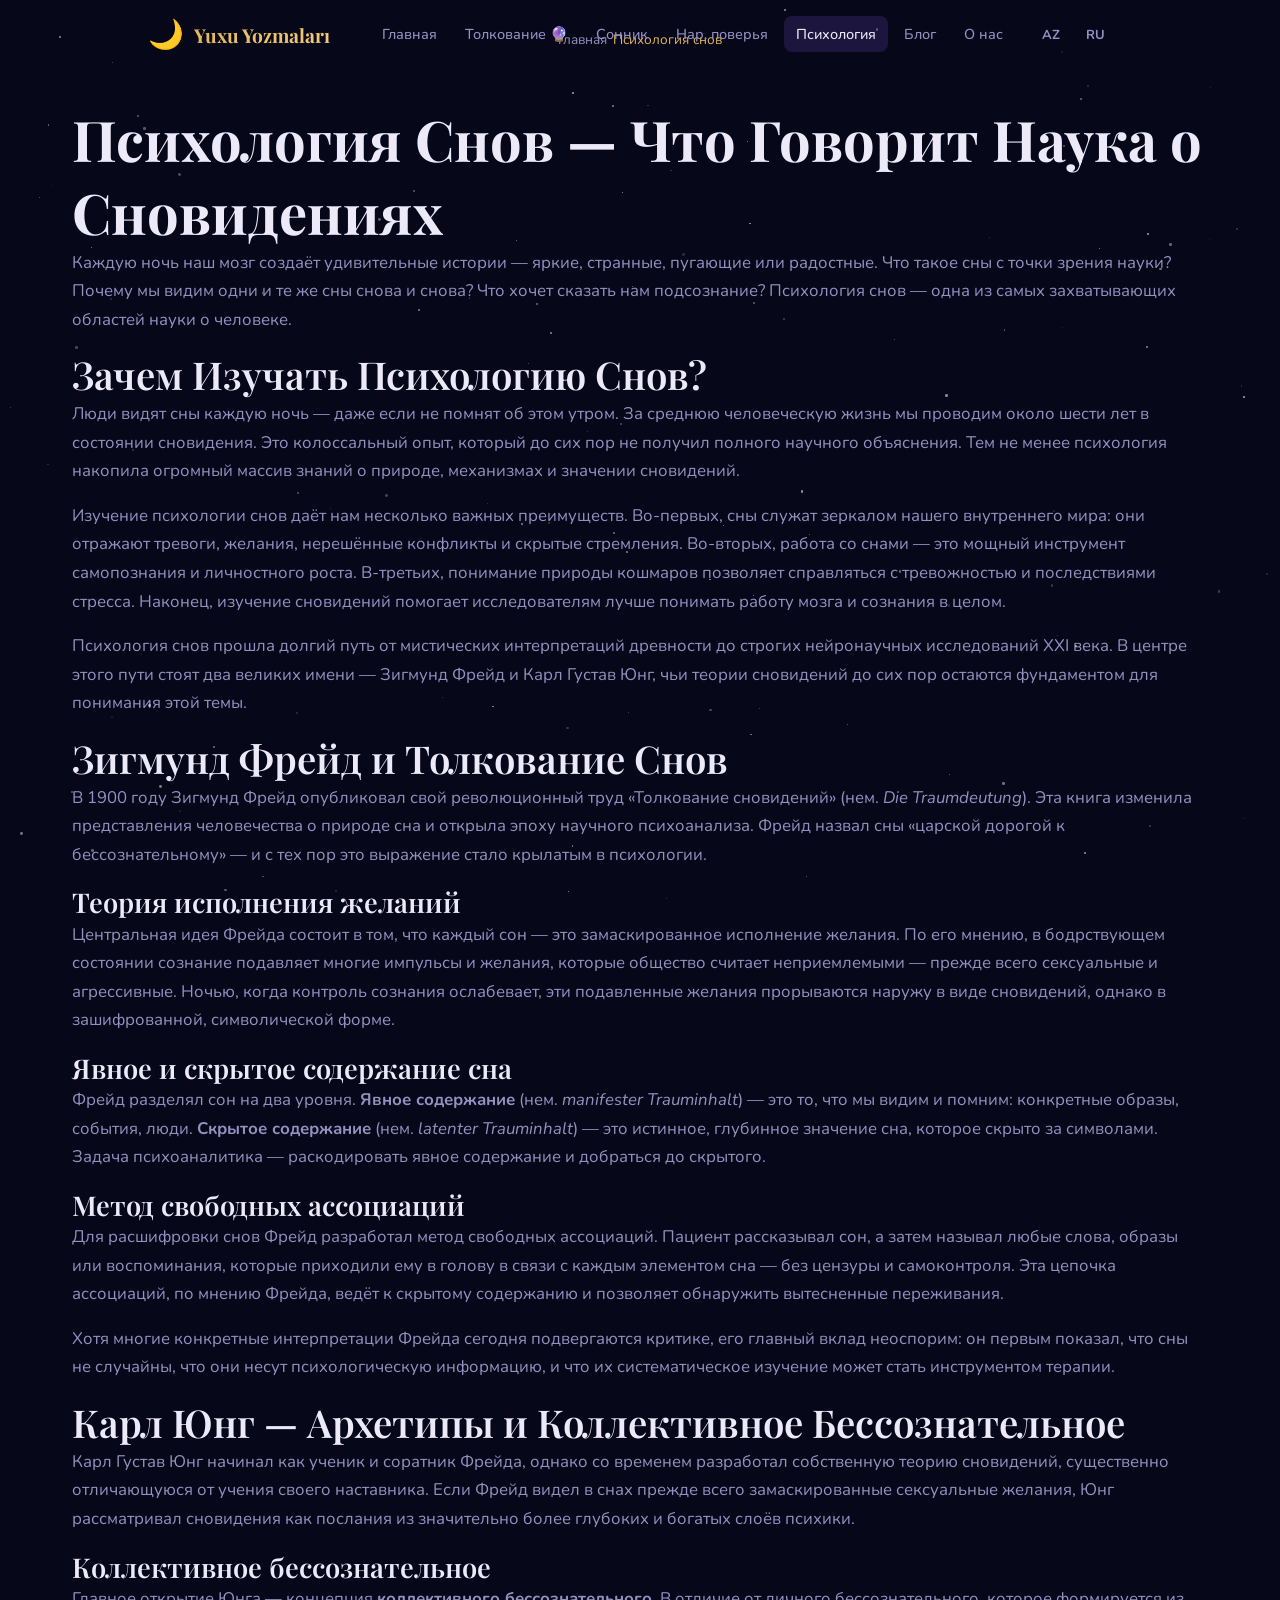
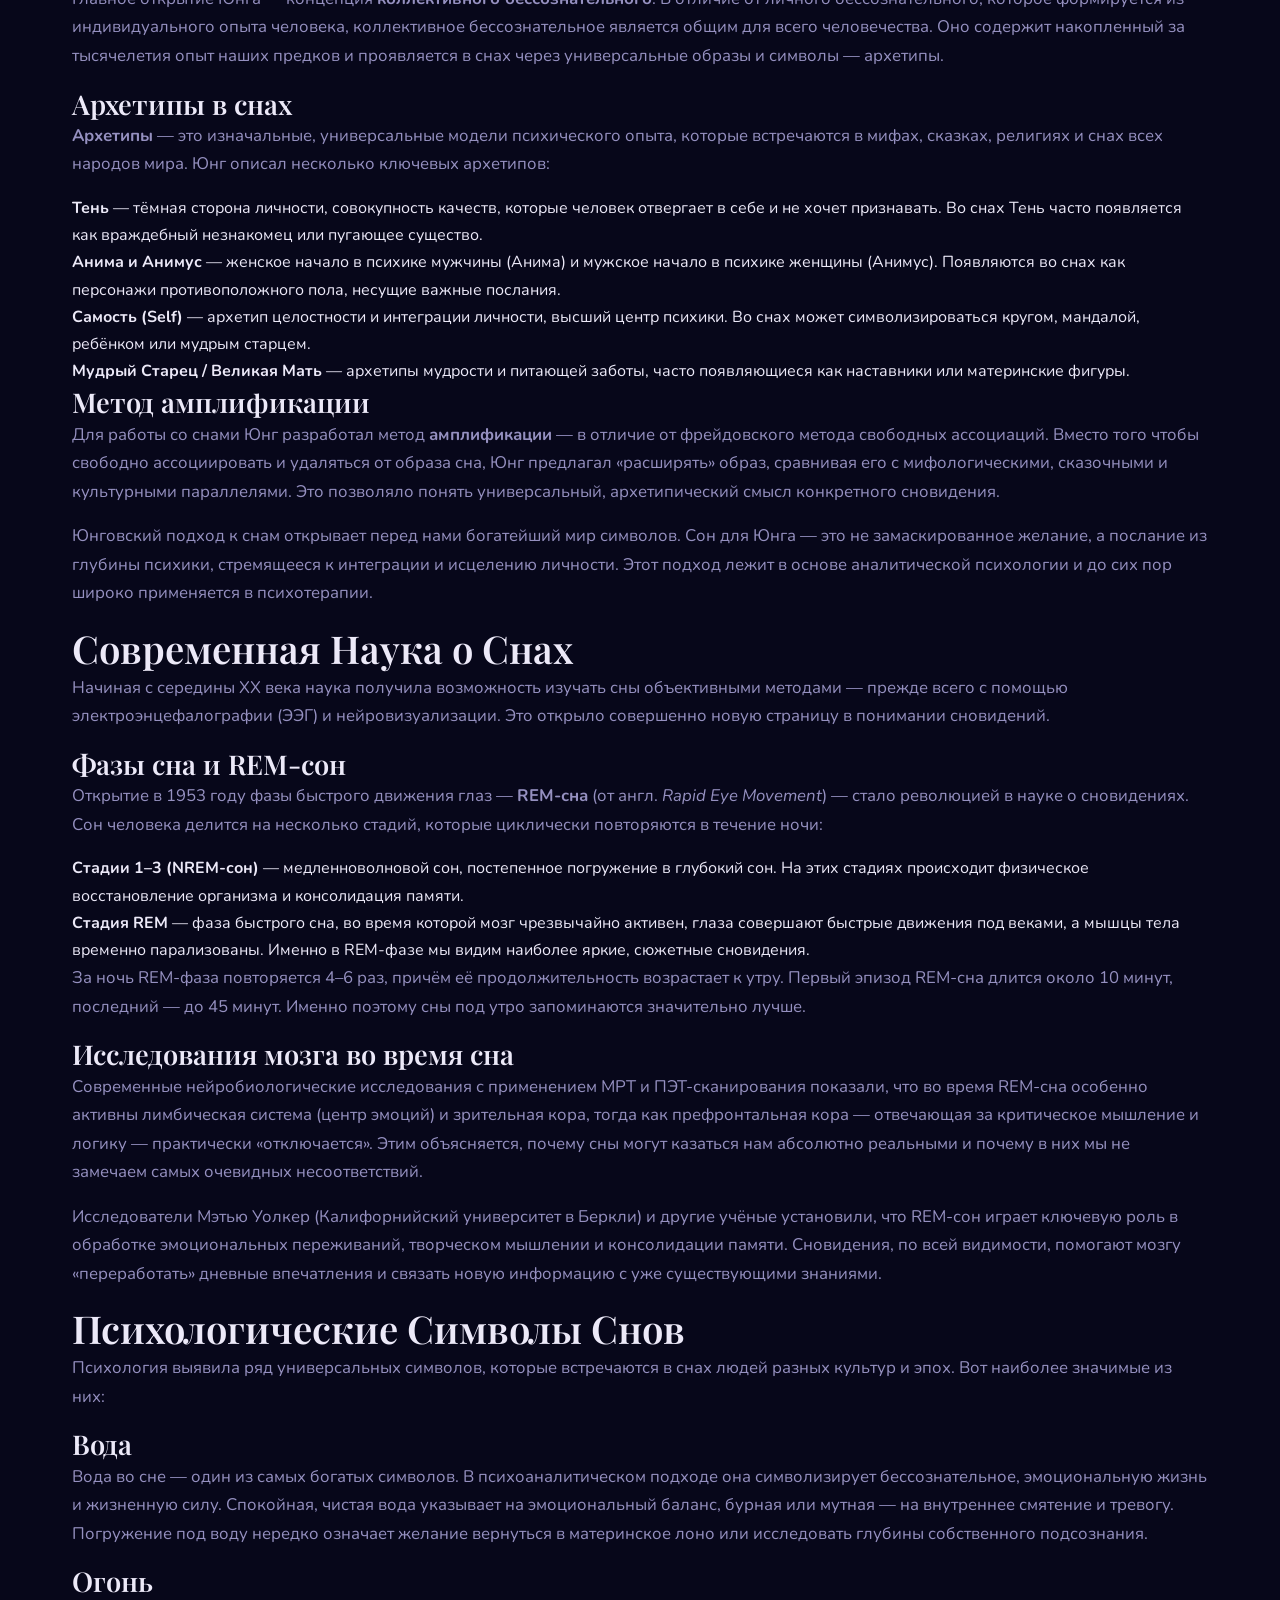
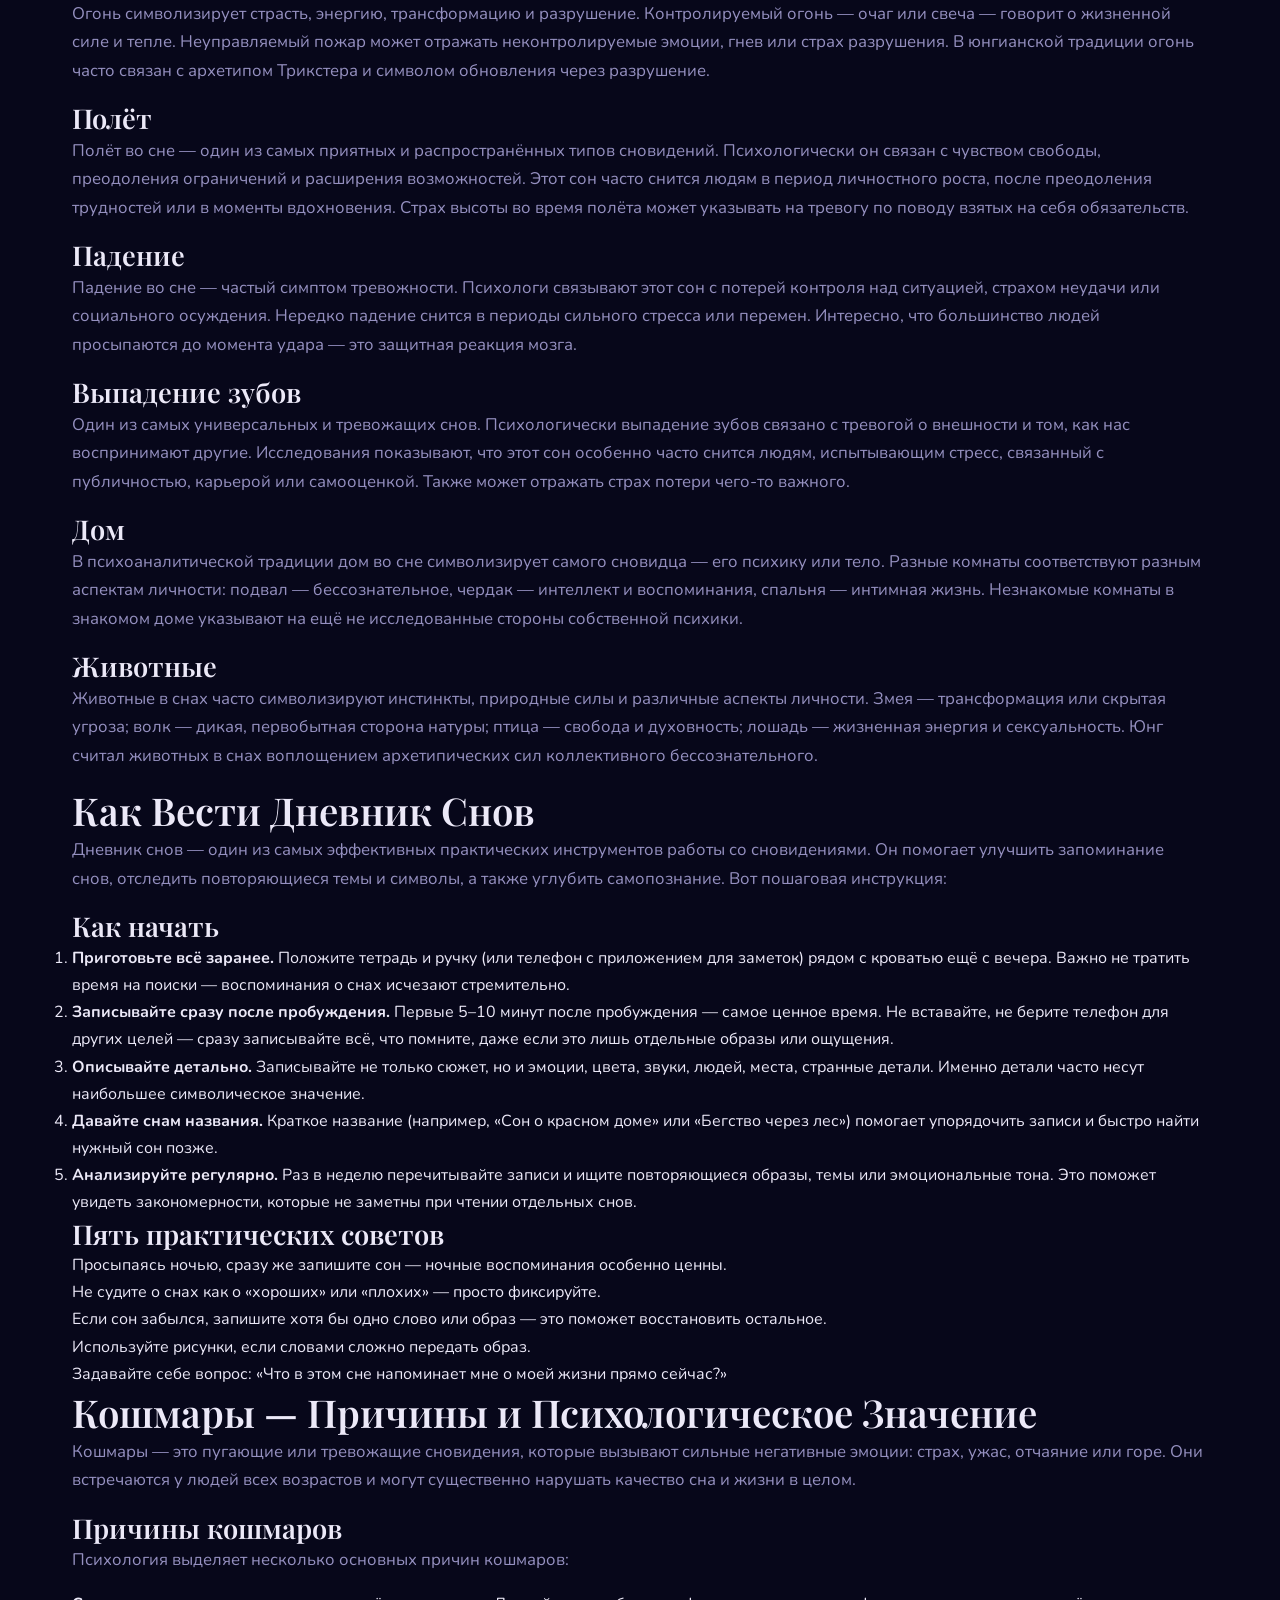
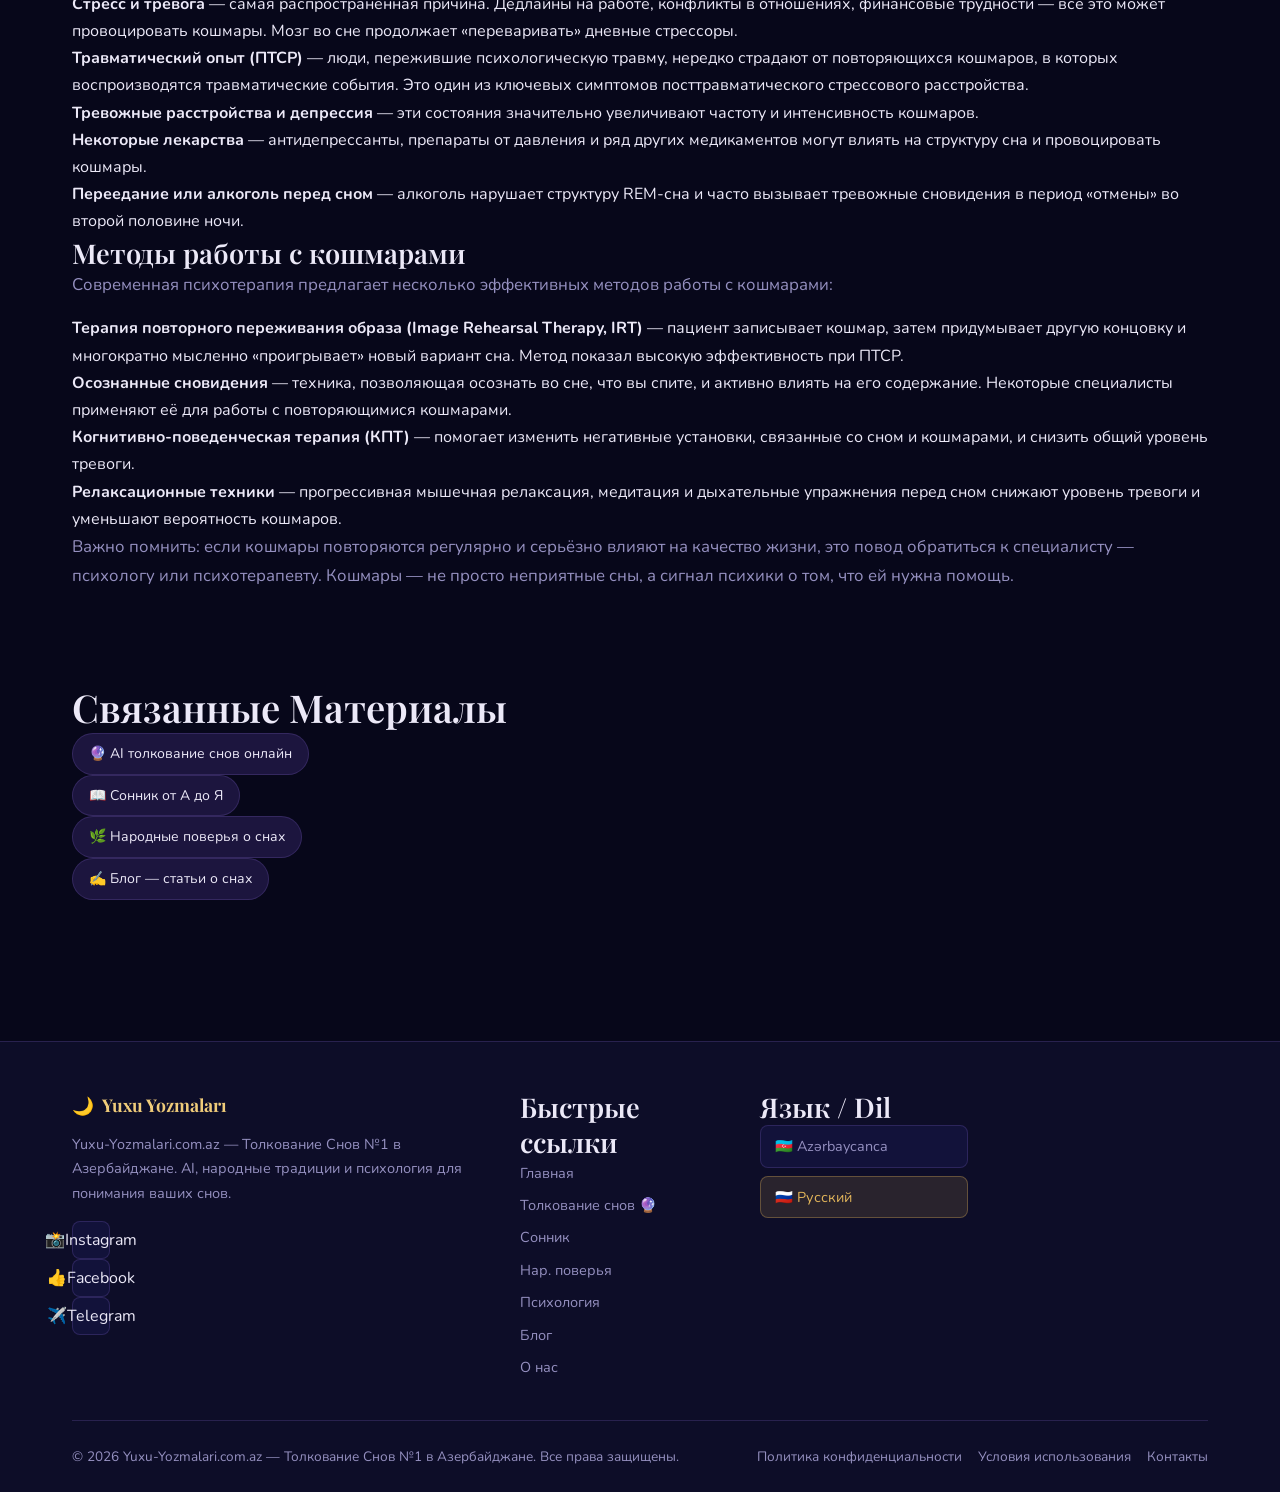
<file: ru/psihologiya-snov.html>
<!DOCTYPE html>
<html lang="ru">
<head>
  <meta charset="UTF-8">
  <meta name="viewport" content="width=device-width, initial-scale=1.0">
  <title>Психология Снов — Фрейд, Юнг и Современная Наука о Сновидениях</title>
  <meta name="description" content="Психологическое значение снов. Зигмунд Фрейд, Карл Юнг и современная наука о сновидениях. REM-сон, подсознание, архетипы.">
  <meta name="keywords" content="психология снов, Фрейд толкование снов, Юнг архетипы, REM-сон, подсознание, дневник снов, кошмары">
  <meta name="author" content="Yuxu Yozmaları">
  <meta name="robots" content="index, follow">
  <link rel="canonical" href="https://yuxu-yozmalari.com.az/ru/psihologiya-snov.html">

  <!-- hreflang -->
  <link rel="alternate" hreflang="az" href="https://yuxu-yozmalari.com.az/psixologiya-yuxu.html">
  <link rel="alternate" hreflang="ru" href="https://yuxu-yozmalari.com.az/ru/psihologiya-snov.html">
  <link rel="alternate" hreflang="x-default" href="https://yuxu-yozmalari.com.az/psixologiya-yuxu.html">

  <!-- Open Graph -->
  <meta property="og:type" content="article">
  <meta property="og:title" content="Психология Снов — Фрейд, Юнг и Современная Наука о Сновидениях">
  <meta property="og:description" content="Психологическое значение снов. Зигмунд Фрейд, Карл Юнг и современная наука о сновидениях. REM-сон, подсознание, архетипы.">
  <meta property="og:url" content="https://yuxu-yozmalari.com.az/ru/psihologiya-snov.html">
  <meta property="og:site_name" content="Yuxu Yozmaları">
  <meta property="og:locale" content="ru_RU">
  <meta property="og:image" content="https://yuxu-yozmalari.com.az/images/og-image.jpg">

  <!-- Twitter Card -->
  <meta name="twitter:card" content="summary_large_image">
  <meta name="twitter:title" content="Психология Снов — Фрейд, Юнг и Современная Наука">
  <meta name="twitter:description" content="Психологическое значение снов. Зигмунд Фрейд, Карл Юнг и современная наука о сновидениях.">
  <meta name="twitter:image" content="https://yuxu-yozmalari.com.az/images/og-image.jpg">

  <!-- Schema.org Article JSON-LD -->
  <script type="application/ld+json">
  {
    "@context": "https://schema.org",
    "@type": "Article",
    "headline": "Психология Снов — Что Говорит Наука о Сновидениях",
    "description": "Психологическое значение снов. Зигмунд Фрейд, Карл Юнг и современная наука о сновидениях. REM-сон, подсознание, архетипы.",
    "inLanguage": "ru",
    "url": "https://yuxu-yozmalari.com.az/ru/psihologiya-snov.html",
    "datePublished": "2026-01-01",
    "dateModified": "2026-03-17",
    "author": {
      "@type": "Organization",
      "name": "Yuxu Yozmaları",
      "url": "https://yuxu-yozmalari.com.az/"
    },
    "publisher": {
      "@type": "Organization",
      "name": "Yuxu Yozmaları",
      "url": "https://yuxu-yozmalari.com.az/"
    },
    "image": "https://yuxu-yozmalari.com.az/images/og-image.jpg",
    "mainEntityOfPage": {
      "@type": "WebPage",
      "@id": "https://yuxu-yozmalari.com.az/ru/psihologiya-snov.html"
    }
  }
  </script>

  <link rel="stylesheet" href="../css/style.css">
</head>
<body>

  <!-- Stars animation -->
  <div class="stars" aria-hidden="true">
    <div class="stars-layer stars-small"></div>
    <div class="stars-layer stars-medium"></div>
    <div class="stars-layer stars-large"></div>
  </div>

  <!-- Header -->
  <header class="site-header">
    <div class="container">
      <div class="header-inner">
        <a href="index.html" class="logo" aria-label="Yuxu Yozmaları — Главная страница">
          <span class="logo-icon">🌙</span>
          <span class="logo-text">Yuxu Yozmaları</span>
        </a>

        <button class="hamburger" id="hamburgerBtn" aria-label="Открыть меню" aria-expanded="false" aria-controls="mainNav">
          <span class="hamburger-line"></span>
          <span class="hamburger-line"></span>
          <span class="hamburger-line"></span>
        </button>

        <nav class="main-nav" id="mainNav" aria-label="Основная навигация">
          <ul class="nav-list">
            <li><a href="index.html" class="nav-link">Главная</a></li>
            <li><a href="tolkovanie-snov.html" class="nav-link">Толкование 🔮</a></li>
            <li><a href="sonnik.html" class="nav-link">Сонник</a></li>
            <li><a href="narodnye-poverya.html" class="nav-link">Нар. поверья</a></li>
            <li><a href="psihologiya-snov.html" class="nav-link active" aria-current="page">Психология</a></li>
            <li><a href="blog.html" class="nav-link">Блог</a></li>
            <li><a href="o-nas.html" class="nav-link">О нас</a></li>
          </ul>
        </nav>

        <div class="lang-switcher" aria-label="Выбор языка">
          <a href="../psixologiya-yuxu.html" class="lang-btn" hreflang="az" lang="az">AZ</a>
          <a href="psihologiya-snov.html" class="lang-btn lang-active" aria-current="true" hreflang="ru" lang="ru">RU</a>
        </div>
      </div>
    </div>
  </header>

  <!-- Breadcrumbs -->
  <nav class="breadcrumbs" aria-label="Навигационная цепочка">
    <div class="container">
      <ol class="breadcrumb-list" itemscope itemtype="https://schema.org/BreadcrumbList">
        <li class="breadcrumb-item" itemprop="itemListElement" itemscope itemtype="https://schema.org/ListItem">
          <a href="index.html" itemprop="item"><span itemprop="name">Главная</span></a>
          <meta itemprop="position" content="1">
        </li>
        <li class="breadcrumb-item breadcrumb-current" itemprop="itemListElement" itemscope itemtype="https://schema.org/ListItem">
          <span itemprop="name">Психология снов</span>
          <meta itemprop="position" content="2">
        </li>
      </ol>
    </div>
  </nav>

  <!-- Main Content -->
  <main class="main-content">
    <div class="container">
      <article class="article-body">

        <header class="article-header">
          <h1 class="article-title">Психология Снов — Что Говорит Наука о Сновидениях</h1>
          <p class="article-intro">
            Каждую ночь наш мозг создаёт удивительные истории — яркие, странные, пугающие или радостные. Что такое сны с точки зрения науки? Почему мы видим одни и те же сны снова и снова? Что хочет сказать нам подсознание? Психология снов — одна из самых захватывающих областей науки о человеке.
          </p>
        </header>

        <!-- Section 1: Introduction -->
        <section class="article-section">
          <h2>Зачем Изучать Психологию Снов?</h2>
          <p>
            Люди видят сны каждую ночь — даже если не помнят об этом утром. За среднюю человеческую жизнь мы проводим около шести лет в состоянии сновидения. Это колоссальный опыт, который до сих пор не получил полного научного объяснения. Тем не менее психология накопила огромный массив знаний о природе, механизмах и значении сновидений.
          </p>
          <p>
            Изучение психологии снов даёт нам несколько важных преимуществ. Во-первых, сны служат зеркалом нашего внутреннего мира: они отражают тревоги, желания, нерешённые конфликты и скрытые стремления. Во-вторых, работа со снами — это мощный инструмент самопознания и личностного роста. В-третьих, понимание природы кошмаров позволяет справляться с тревожностью и последствиями стресса. Наконец, изучение сновидений помогает исследователям лучше понимать работу мозга и сознания в целом.
          </p>
          <p>
            Психология снов прошла долгий путь от мистических интерпретаций древности до строгих нейронаучных исследований XXI века. В центре этого пути стоят два великих имени — Зигмунд Фрейд и Карл Густав Юнг, чьи теории сновидений до сих пор остаются фундаментом для понимания этой темы.
          </p>
        </section>

        <!-- Section 2: Freud -->
        <section class="article-section">
          <h2>Зигмунд Фрейд и Толкование Снов</h2>
          <p>
            В 1900 году Зигмунд Фрейд опубликовал свой революционный труд «Толкование сновидений» (нем. <em>Die Traumdeutung</em>). Эта книга изменила представления человечества о природе сна и открыла эпоху научного психоанализа. Фрейд назвал сны «царской дорогой к бессознательному» — и с тех пор это выражение стало крылатым в психологии.
          </p>

          <h3>Теория исполнения желаний</h3>
          <p>
            Центральная идея Фрейда состоит в том, что каждый сон — это замаскированное исполнение желания. По его мнению, в бодрствующем состоянии сознание подавляет многие импульсы и желания, которые общество считает неприемлемыми — прежде всего сексуальные и агрессивные. Ночью, когда контроль сознания ослабевает, эти подавленные желания прорываются наружу в виде сновидений, однако в зашифрованной, символической форме.
          </p>

          <h3>Явное и скрытое содержание сна</h3>
          <p>
            Фрейд разделял сон на два уровня. <strong>Явное содержание</strong> (нем. <em>manifester Trauminhalt</em>) — это то, что мы видим и помним: конкретные образы, события, люди. <strong>Скрытое содержание</strong> (нем. <em>latenter Trauminhalt</em>) — это истинное, глубинное значение сна, которое скрыто за символами. Задача психоаналитика — раскодировать явное содержание и добраться до скрытого.
          </p>

          <h3>Метод свободных ассоциаций</h3>
          <p>
            Для расшифровки снов Фрейд разработал метод свободных ассоциаций. Пациент рассказывал сон, а затем называл любые слова, образы или воспоминания, которые приходили ему в голову в связи с каждым элементом сна — без цензуры и самоконтроля. Эта цепочка ассоциаций, по мнению Фрейда, ведёт к скрытому содержанию и позволяет обнаружить вытесненные переживания.
          </p>
          <p>
            Хотя многие конкретные интерпретации Фрейда сегодня подвергаются критике, его главный вклад неоспорим: он первым показал, что сны не случайны, что они несут психологическую информацию, и что их систематическое изучение может стать инструментом терапии.
          </p>
        </section>

        <!-- Section 3: Jung -->
        <section class="article-section">
          <h2>Карл Юнг — Архетипы и Коллективное Бессознательное</h2>
          <p>
            Карл Густав Юнг начинал как ученик и соратник Фрейда, однако со временем разработал собственную теорию сновидений, существенно отличающуюся от учения своего наставника. Если Фрейд видел в снах прежде всего замаскированные сексуальные желания, Юнг рассматривал сновидения как послания из значительно более глубоких и богатых слоёв психики.
          </p>

          <h3>Коллективное бессознательное</h3>
          <p>
            Главное открытие Юнга — концепция <strong>коллективного бессознательного</strong>. В отличие от личного бессознательного, которое формируется из индивидуального опыта человека, коллективное бессознательное является общим для всего человечества. Оно содержит накопленный за тысячелетия опыт наших предков и проявляется в снах через универсальные образы и символы — архетипы.
          </p>

          <h3>Архетипы в снах</h3>
          <p>
            <strong>Архетипы</strong> — это изначальные, универсальные модели психического опыта, которые встречаются в мифах, сказках, религиях и снах всех народов мира. Юнг описал несколько ключевых архетипов:
          </p>
          <ul>
            <li><strong>Тень</strong> — тёмная сторона личности, совокупность качеств, которые человек отвергает в себе и не хочет признавать. Во снах Тень часто появляется как враждебный незнакомец или пугающее существо.</li>
            <li><strong>Анима и Анимус</strong> — женское начало в психике мужчины (Анима) и мужское начало в психике женщины (Анимус). Появляются во снах как персонажи противоположного пола, несущие важные послания.</li>
            <li><strong>Самость (Self)</strong> — архетип целостности и интеграции личности, высший центр психики. Во снах может символизироваться кругом, мандалой, ребёнком или мудрым старцем.</li>
            <li><strong>Мудрый Старец / Великая Мать</strong> — архетипы мудрости и питающей заботы, часто появляющиеся как наставники или материнские фигуры.</li>
          </ul>

          <h3>Метод амплификации</h3>
          <p>
            Для работы со снами Юнг разработал метод <strong>амплификации</strong> — в отличие от фрейдовского метода свободных ассоциаций. Вместо того чтобы свободно ассоциировать и удаляться от образа сна, Юнг предлагал «расширять» образ, сравнивая его с мифологическими, сказочными и культурными параллелями. Это позволяло понять универсальный, архетипический смысл конкретного сновидения.
          </p>
          <p>
            Юнговский подход к снам открывает перед нами богатейший мир символов. Сон для Юнга — это не замаскированное желание, а послание из глубины психики, стремящееся к интеграции и исцелению личности. Этот подход лежит в основе аналитической психологии и до сих пор широко применяется в психотерапии.
          </p>
        </section>

        <!-- Section 4: Modern Science -->
        <section class="article-section">
          <h2>Современная Наука о Снах</h2>
          <p>
            Начиная с середины XX века наука получила возможность изучать сны объективными методами — прежде всего с помощью электроэнцефалографии (ЭЭГ) и нейровизуализации. Это открыло совершенно новую страницу в понимании сновидений.
          </p>

          <h3>Фазы сна и REM-сон</h3>
          <p>
            Открытие в 1953 году фазы быстрого движения глаз — <strong>REM-сна</strong> (от англ. <em>Rapid Eye Movement</em>) — стало революцией в науке о сновидениях. Сон человека делится на несколько стадий, которые циклически повторяются в течение ночи:
          </p>
          <ul>
            <li><strong>Стадии 1–3 (NREM-сон)</strong> — медленноволновой сон, постепенное погружение в глубокий сон. На этих стадиях происходит физическое восстановление организма и консолидация памяти.</li>
            <li><strong>Стадия REM</strong> — фаза быстрого сна, во время которой мозг чрезвычайно активен, глаза совершают быстрые движения под веками, а мышцы тела временно парализованы. Именно в REM-фазе мы видим наиболее яркие, сюжетные сновидения.</li>
          </ul>
          <p>
            За ночь REM-фаза повторяется 4–6 раз, причём её продолжительность возрастает к утру. Первый эпизод REM-сна длится около 10 минут, последний — до 45 минут. Именно поэтому сны под утро запоминаются значительно лучше.
          </p>

          <h3>Исследования мозга во время сна</h3>
          <p>
            Современные нейробиологические исследования с применением МРТ и ПЭТ-сканирования показали, что во время REM-сна особенно активны лимбическая система (центр эмоций) и зрительная кора, тогда как префронтальная кора — отвечающая за критическое мышление и логику — практически «отключается». Этим объясняется, почему сны могут казаться нам абсолютно реальными и почему в них мы не замечаем самых очевидных несоответствий.
          </p>
          <p>
            Исследователи Мэтью Уолкер (Калифорнийский университет в Беркли) и другие учёные установили, что REM-сон играет ключевую роль в обработке эмоциональных переживаний, творческом мышлении и консолидации памяти. Сновидения, по всей видимости, помогают мозгу «переработать» дневные впечатления и связать новую информацию с уже существующими знаниями.
          </p>
        </section>

        <!-- Section 5: Dream Symbols -->
        <section class="article-section">
          <h2>Психологические Символы Снов</h2>
          <p>
            Психология выявила ряд универсальных символов, которые встречаются в снах людей разных культур и эпох. Вот наиболее значимые из них:
          </p>

          <h3>Вода</h3>
          <p>
            Вода во сне — один из самых богатых символов. В психоаналитическом подходе она символизирует бессознательное, эмоциональную жизнь и жизненную силу. Спокойная, чистая вода указывает на эмоциональный баланс, бурная или мутная — на внутреннее смятение и тревогу. Погружение под воду нередко означает желание вернуться в материнское лоно или исследовать глубины собственного подсознания.
          </p>

          <h3>Огонь</h3>
          <p>
            Огонь символизирует страсть, энергию, трансформацию и разрушение. Контролируемый огонь — очаг или свеча — говорит о жизненной силе и тепле. Неуправляемый пожар может отражать неконтролируемые эмоции, гнев или страх разрушения. В юнгианской традиции огонь часто связан с архетипом Трикстера и символом обновления через разрушение.
          </p>

          <h3>Полёт</h3>
          <p>
            Полёт во сне — один из самых приятных и распространённых типов сновидений. Психологически он связан с чувством свободы, преодоления ограничений и расширения возможностей. Этот сон часто снится людям в период личностного роста, после преодоления трудностей или в моменты вдохновения. Страх высоты во время полёта может указывать на тревогу по поводу взятых на себя обязательств.
          </p>

          <h3>Падение</h3>
          <p>
            Падение во сне — частый симптом тревожности. Психологи связывают этот сон с потерей контроля над ситуацией, страхом неудачи или социального осуждения. Нередко падение снится в периоды сильного стресса или перемен. Интересно, что большинство людей просыпаются до момента удара — это защитная реакция мозга.
          </p>

          <h3>Выпадение зубов</h3>
          <p>
            Один из самых универсальных и тревожащих снов. Психологически выпадение зубов связано с тревогой о внешности и том, как нас воспринимают другие. Исследования показывают, что этот сон особенно часто снится людям, испытывающим стресс, связанный с публичностью, карьерой или самооценкой. Также может отражать страх потери чего-то важного.
          </p>

          <h3>Дом</h3>
          <p>
            В психоаналитической традиции дом во сне символизирует самого сновидца — его психику или тело. Разные комнаты соответствуют разным аспектам личности: подвал — бессознательное, чердак — интеллект и воспоминания, спальня — интимная жизнь. Незнакомые комнаты в знакомом доме указывают на ещё не исследованные стороны собственной психики.
          </p>

          <h3>Животные</h3>
          <p>
            Животные в снах часто символизируют инстинкты, природные силы и различные аспекты личности. Змея — трансформация или скрытая угроза; волк — дикая, первобытная сторона натуры; птица — свобода и духовность; лошадь — жизненная энергия и сексуальность. Юнг считал животных в снах воплощением архетипических сил коллективного бессознательного.
          </p>
        </section>

        <!-- Section 6: Dream Journal -->
        <section class="article-section">
          <h2>Как Вести Дневник Снов</h2>
          <p>
            Дневник снов — один из самых эффективных практических инструментов работы со сновидениями. Он помогает улучшить запоминание снов, отследить повторяющиеся темы и символы, а также углубить самопознание. Вот пошаговая инструкция:
          </p>

          <h3>Как начать</h3>
          <ol>
            <li><strong>Приготовьте всё заранее.</strong> Положите тетрадь и ручку (или телефон с приложением для заметок) рядом с кроватью ещё с вечера. Важно не тратить время на поиски — воспоминания о снах исчезают стремительно.</li>
            <li><strong>Записывайте сразу после пробуждения.</strong> Первые 5–10 минут после пробуждения — самое ценное время. Не вставайте, не берите телефон для других целей — сразу записывайте всё, что помните, даже если это лишь отдельные образы или ощущения.</li>
            <li><strong>Описывайте детально.</strong> Записывайте не только сюжет, но и эмоции, цвета, звуки, людей, места, странные детали. Именно детали часто несут наибольшее символическое значение.</li>
            <li><strong>Давайте снам названия.</strong> Краткое название (например, «Сон о красном доме» или «Бегство через лес») помогает упорядочить записи и быстро найти нужный сон позже.</li>
            <li><strong>Анализируйте регулярно.</strong> Раз в неделю перечитывайте записи и ищите повторяющиеся образы, темы или эмоциональные тона. Это поможет увидеть закономерности, которые не заметны при чтении отдельных снов.</li>
          </ol>

          <h3>Пять практических советов</h3>
          <ul>
            <li>Просыпаясь ночью, сразу же запишите сон — ночные воспоминания особенно ценны.</li>
            <li>Не судите о снах как о «хороших» или «плохих» — просто фиксируйте.</li>
            <li>Если сон забылся, запишите хотя бы одно слово или образ — это поможет восстановить остальное.</li>
            <li>Используйте рисунки, если словами сложно передать образ.</li>
            <li>Задавайте себе вопрос: «Что в этом сне напоминает мне о моей жизни прямо сейчас?»</li>
          </ul>
        </section>

        <!-- Section 7: Nightmares -->
        <section class="article-section">
          <h2>Кошмары — Причины и Психологическое Значение</h2>
          <p>
            Кошмары — это пугающие или тревожащие сновидения, которые вызывают сильные негативные эмоции: страх, ужас, отчаяние или горе. Они встречаются у людей всех возрастов и могут существенно нарушать качество сна и жизни в целом.
          </p>

          <h3>Причины кошмаров</h3>
          <p>
            Психология выделяет несколько основных причин кошмаров:
          </p>
          <ul>
            <li><strong>Стресс и тревога</strong> — самая распространённая причина. Дедлайны на работе, конфликты в отношениях, финансовые трудности — всё это может провоцировать кошмары. Мозг во сне продолжает «переваривать» дневные стрессоры.</li>
            <li><strong>Травматический опыт (ПТСР)</strong> — люди, пережившие психологическую травму, нередко страдают от повторяющихся кошмаров, в которых воспроизводятся травматические события. Это один из ключевых симптомов посттравматического стрессового расстройства.</li>
            <li><strong>Тревожные расстройства и депрессия</strong> — эти состояния значительно увеличивают частоту и интенсивность кошмаров.</li>
            <li><strong>Некоторые лекарства</strong> — антидепрессанты, препараты от давления и ряд других медикаментов могут влиять на структуру сна и провоцировать кошмары.</li>
            <li><strong>Переедание или алкоголь перед сном</strong> — алкоголь нарушает структуру REM-сна и часто вызывает тревожные сновидения в период «отмены» во второй половине ночи.</li>
          </ul>

          <h3>Методы работы с кошмарами</h3>
          <p>
            Современная психотерапия предлагает несколько эффективных методов работы с кошмарами:
          </p>
          <ul>
            <li><strong>Терапия повторного переживания образа (Image Rehearsal Therapy, IRT)</strong> — пациент записывает кошмар, затем придумывает другую концовку и многократно мысленно «проигрывает» новый вариант сна. Метод показал высокую эффективность при ПТСР.</li>
            <li><strong>Осознанные сновидения</strong> — техника, позволяющая осознать во сне, что вы спите, и активно влиять на его содержание. Некоторые специалисты применяют её для работы с повторяющимися кошмарами.</li>
            <li><strong>Когнитивно-поведенческая терапия (КПТ)</strong> — помогает изменить негативные установки, связанные со сном и кошмарами, и снизить общий уровень тревоги.</li>
            <li><strong>Релаксационные техники</strong> — прогрессивная мышечная релаксация, медитация и дыхательные упражнения перед сном снижают уровень тревоги и уменьшают вероятность кошмаров.</li>
          </ul>
          <p>
            Важно помнить: если кошмары повторяются регулярно и серьёзно влияют на качество жизни, это повод обратиться к специалисту — психологу или психотерапевту. Кошмары — не просто неприятные сны, а сигнал психики о том, что ей нужна помощь.
          </p>
        </section>

        <!-- Related Links -->
        <section class="related-articles section">
          <h2>Связанные Материалы</h2>
          <nav aria-label="Связанные статьи">
            <ul class="related-links-list">
              <li><a href="tolkovanie-snov.html" class="related-link">🔮 AI толкование снов онлайн</a></li>
              <li><a href="sonnik.html" class="related-link">📖 Сонник от А до Я</a></li>
              <li><a href="narodnye-poverya.html" class="related-link">🌿 Народные поверья о снах</a></li>
              <li><a href="blog.html" class="related-link">✍️ Блог — статьи о снах</a></li>
            </ul>
          </nav>
        </section>

      </article>
    </div>
  </main>

  <!-- Footer -->
  <footer class="site-footer" aria-label="Подвал сайта">
    <div class="container">
      <div class="footer-grid">

        <div class="footer-col footer-brand">
          <a href="index.html" class="footer-logo">
            <span>🌙</span> Yuxu Yozmaları
          </a>
          <p class="footer-brand-desc">
            Yuxu-Yozmalari.com.az — Толкование Снов №1 в Азербайджане.
            AI, народные традиции и психология для понимания ваших снов.
          </p>
          <div class="footer-social" aria-label="Социальные сети">
            <a href="https://instagram.com/yuxuyozmalari" class="social-link" target="_blank" rel="noopener noreferrer" aria-label="Instagram">
              <span aria-hidden="true">📸</span> Instagram
            </a>
            <a href="https://facebook.com/yuxuyozmalari" class="social-link" target="_blank" rel="noopener noreferrer" aria-label="Facebook">
              <span aria-hidden="true">👍</span> Facebook
            </a>
            <a href="https://t.me/yuxuyozmalari" class="social-link" target="_blank" rel="noopener noreferrer" aria-label="Telegram">
              <span aria-hidden="true">✈️</span> Telegram
            </a>
          </div>
        </div>

        <div class="footer-col">
          <h3 class="footer-col-title">Быстрые ссылки</h3>
          <ul class="footer-links">
            <li><a href="index.html">Главная</a></li>
            <li><a href="tolkovanie-snov.html">Толкование снов 🔮</a></li>
            <li><a href="sonnik.html">Сонник</a></li>
            <li><a href="narodnye-poverya.html">Нар. поверья</a></li>
            <li><a href="psihologiya-snov.html">Психология</a></li>
            <li><a href="blog.html">Блог</a></li>
            <li><a href="o-nas.html">О нас</a></li>
          </ul>
        </div>

        <div class="footer-col">
          <h3 class="footer-col-title">Язык / Dil</h3>
          <div class="footer-lang-switcher" aria-label="Выбор языка">
            <a href="../psixologiya-yuxu.html" class="footer-lang-btn" hreflang="az" lang="az">🇦🇿 Azərbaycanca</a>
            <a href="psihologiya-snov.html" class="footer-lang-btn footer-lang-active" hreflang="ru" lang="ru">🇷🇺 Русский</a>
          </div>
        </div>

      </div>

      <div class="footer-bottom">
        <p class="footer-copyright">
          &copy; 2026 Yuxu-Yozmalari.com.az — Толкование Снов №1 в Азербайджане. Все права защищены.
        </p>
        <nav class="footer-legal" aria-label="Юридические документы">
          <a href="politika-konfidencialnosti.html">Политика конфиденциальности</a>
          <a href="usloviya-ispolzovaniya.html">Условия использования</a>
          <a href="kontakty.html">Контакты</a>
        </nav>
      </div>

    </div>
  </footer>

  <script src="../js/main.js"></script>
</body>
</html>
</file>
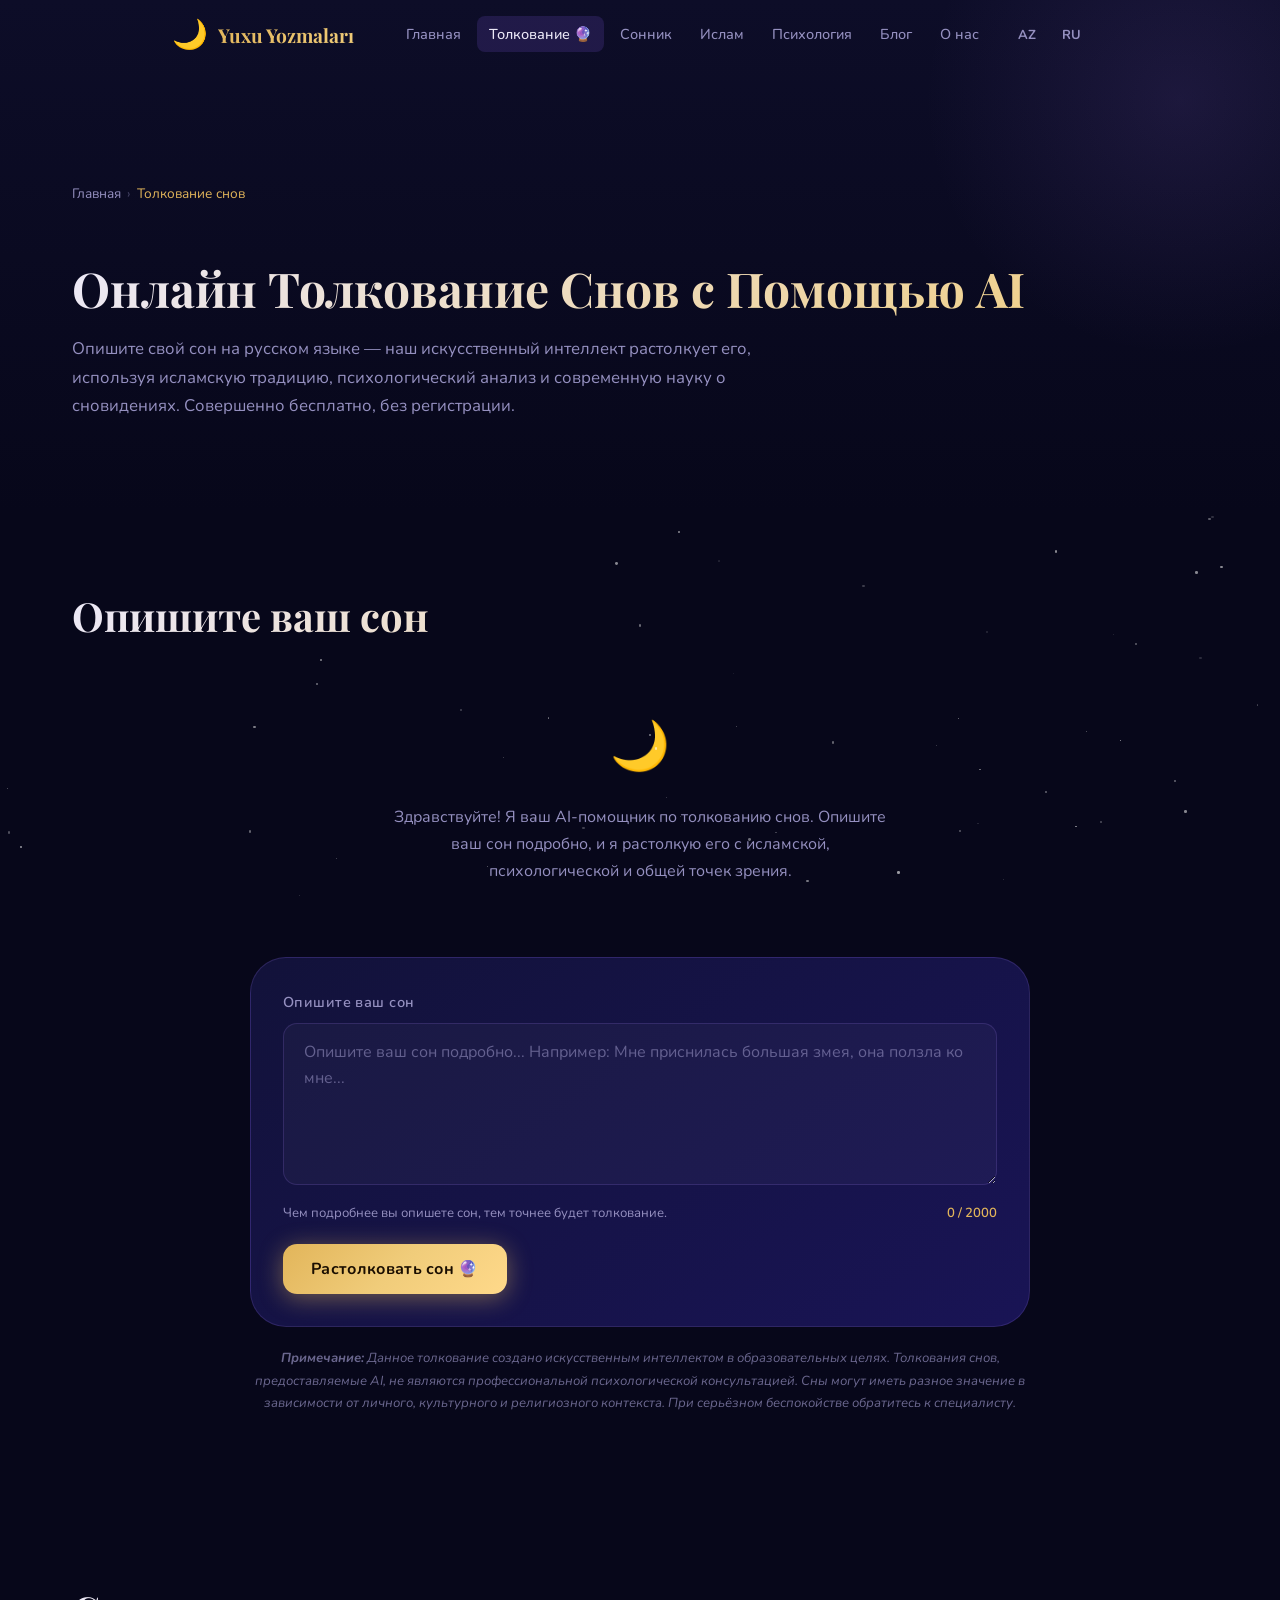
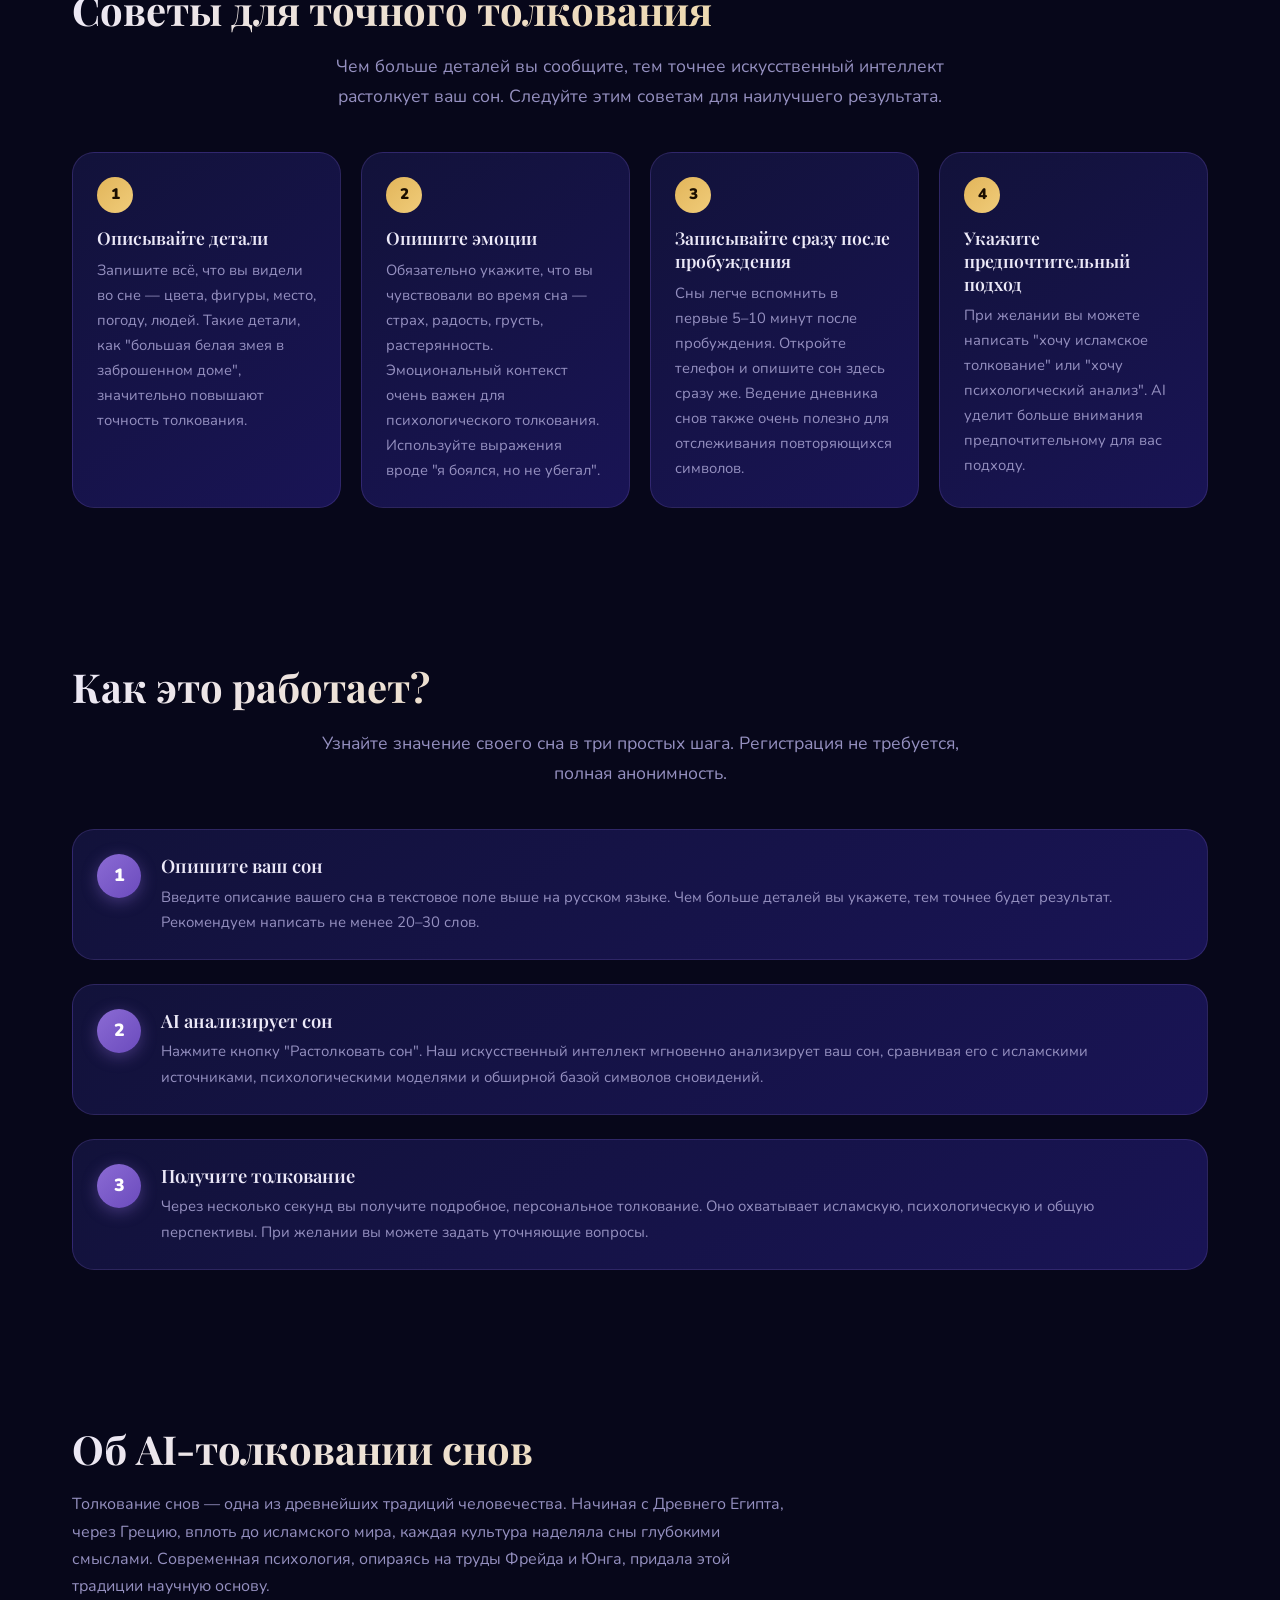
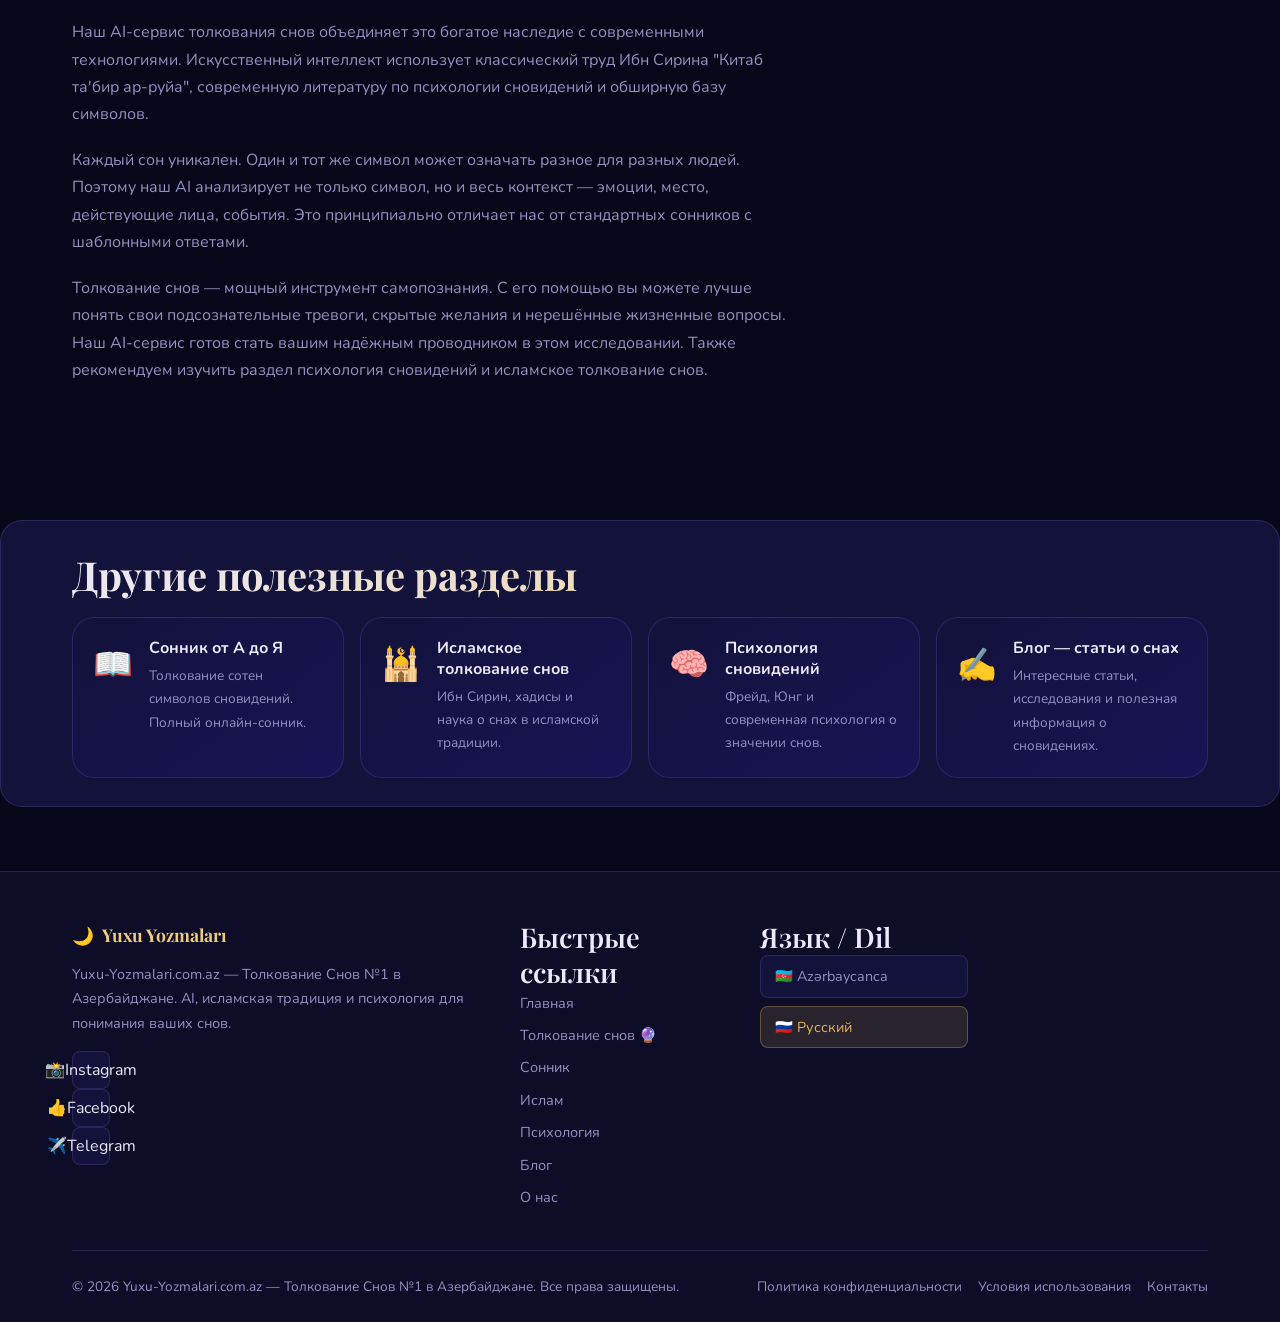
<file: ru/tolkovanie-snov.html>
<!DOCTYPE html>
<html lang="ru">
<head>
  <meta charset="UTF-8">
  <meta name="viewport" content="width=device-width, initial-scale=1.0">
  <title>Онлайн Толкование Снов — AI Искусственный Интеллект Растолкует Ваш Сон</title>
  <meta name="description" content="Опишите свой сон — искусственный интеллект растолкует его бесплатно! Исламский, психологический и народный подходы.">
  <meta name="keywords" content="толкование снов онлайн, AI сонник, растолковать сон, значение сна, бесплатное толкование снов">
  <meta name="author" content="Yuxu Yozmaları">
  <meta name="robots" content="index, follow">
  <link rel="canonical" href="https://yuxu-yozmalari.com.az/ru/tolkovanie-snov.html">

  <!-- hreflang -->
  <link rel="alternate" hreflang="az" href="https://yuxu-yozmalari.com.az/yuxu-yozmasi.html">
  <link rel="alternate" hreflang="ru" href="https://yuxu-yozmalari.com.az/ru/tolkovanie-snov.html">
  <link rel="alternate" hreflang="x-default" href="https://yuxu-yozmalari.com.az/yuxu-yozmasi.html">

  <!-- Open Graph -->
  <meta property="og:type" content="website">
  <meta property="og:title" content="Онлайн Толкование Снов — AI Искусственный Интеллект Растолкует Ваш Сон">
  <meta property="og:description" content="Опишите свой сон — искусственный интеллект растолкует его бесплатно! Исламский, психологический и народный подходы.">
  <meta property="og:url" content="https://yuxu-yozmalari.com.az/ru/tolkovanie-snov.html">
  <meta property="og:site_name" content="Yuxu Yozmaları">
  <meta property="og:locale" content="ru_RU">
  <meta property="og:image" content="https://yuxu-yozmalari.com.az/images/og-yozma.jpg">

  <!-- Twitter Card -->
  <meta name="twitter:card" content="summary_large_image">
  <meta name="twitter:title" content="Онлайн Толкование Снов — AI растолкует ваш сон бесплатно">
  <meta name="twitter:description" content="Опишите свой сон — искусственный интеллект растолкует его бесплатно!">
  <meta name="twitter:image" content="https://yuxu-yozmalari.com.az/images/og-yozma.jpg">

  <!-- Schema.org WebPage JSON-LD -->
  <script type="application/ld+json">
  {
    "@context": "https://schema.org",
    "@type": "WebPage",
    "name": "Онлайн Толкование Снов — AI Искусственный Интеллект Растолкует Ваш Сон",
    "url": "https://yuxu-yozmalari.com.az/ru/tolkovanie-snov.html",
    "description": "Опишите свой сон — искусственный интеллект растолкует его бесплатно! Исламский, психологический и народный подходы.",
    "inLanguage": "ru",
    "isPartOf": {
      "@type": "WebSite",
      "name": "Yuxu Yozmaları",
      "url": "https://yuxu-yozmalari.com.az/"
    },
    "breadcrumb": {
      "@type": "BreadcrumbList",
      "itemListElement": [
        {
          "@type": "ListItem",
          "position": 1,
          "name": "Главная",
          "item": "https://yuxu-yozmalari.com.az/ru/index.html"
        },
        {
          "@type": "ListItem",
          "position": 2,
          "name": "Толкование снов",
          "item": "https://yuxu-yozmalari.com.az/ru/tolkovanie-snov.html"
        }
      ]
    }
  }
  </script>

  <link rel="stylesheet" href="../css/style.css">
</head>
<body>

  <!-- Stars animation -->
  <div class="stars" aria-hidden="true">
    <div class="stars-layer stars-small"></div>
    <div class="stars-layer stars-medium"></div>
    <div class="stars-layer stars-large"></div>
  </div>

  <!-- Header -->
  <header class="site-header">
    <div class="container">
      <div class="header-inner">
        <a href="index.html" class="logo" aria-label="Yuxu Yozmaları — Главная страница">
          <span class="logo-icon">🌙</span>
          <span class="logo-text">Yuxu Yozmaları</span>
        </a>

        <button class="hamburger" id="hamburgerBtn" aria-label="Открыть меню" aria-expanded="false" aria-controls="mainNav">
          <span class="hamburger-line"></span>
          <span class="hamburger-line"></span>
          <span class="hamburger-line"></span>
        </button>

        <nav class="main-nav" id="mainNav" aria-label="Основная навигация">
          <ul class="nav-list">
            <li><a href="index.html" class="nav-link">Главная</a></li>
            <li><a href="tolkovanie-snov.html" class="nav-link active" aria-current="page">Толкование 🔮</a></li>
            <li><a href="sonnik.html" class="nav-link">Сонник</a></li>
            <li><a href="islam-tolkovanie-snov.html" class="nav-link">Ислам</a></li>
            <li><a href="psihologiya-snov.html" class="nav-link">Психология</a></li>
            <li><a href="blog.html" class="nav-link">Блог</a></li>
            <li><a href="o-nas.html" class="nav-link">О нас</a></li>
          </ul>
        </nav>

        <div class="lang-switcher" aria-label="Выбор языка">
          <a href="../yuxu-yozmasi.html" class="lang-btn" hreflang="az" lang="az">AZ</a>
          <a href="tolkovanie-snov.html" class="lang-btn lang-active" aria-current="true" hreflang="ru" lang="ru">RU</a>
        </div>
      </div>
    </div>
  </header>

  <!-- Page Hero -->
  <section class="page-hero" aria-labelledby="pageHeroHeading">
    <div class="container">
      <!-- Breadcrumbs -->
      <nav class="breadcrumbs" aria-label="Навигационная цепочка">
        <ol class="breadcrumb-list">
          <li class="breadcrumb-item"><a href="index.html">Главная</a></li>
          <li class="breadcrumb-sep" aria-hidden="true">›</li>
          <li class="breadcrumb-item breadcrumb-current" aria-current="page">Толкование снов</li>
        </ol>
      </nav>

      <h1 id="pageHeroHeading" class="page-hero-title">
        Онлайн Толкование Снов с Помощью AI
      </h1>
      <p class="page-hero-subtitle">
        Опишите свой сон на русском языке — наш искусственный интеллект растолкует его,
        используя исламскую традицию, психологический анализ и современную науку о сновидениях.
        Совершенно бесплатно, без регистрации.
      </p>
    </div>
  </section>

  <!-- Chat Interface Section -->
  <section class="chat-section section" aria-labelledby="chatHeading">
    <div class="container">
      <h2 id="chatHeading" class="section-title">Опишите ваш сон</h2>

      <div class="chat-wrapper">

        <!-- Chat Messages Display -->
        <div
          id="chatMessages"
          class="chat-messages"
          role="log"
          aria-live="polite"
          aria-label="Сообщения чата"
          data-placeholder="Опишите ваш сон — AI растолкует его..."
        >
          <div class="chat-welcome">
            <div class="chat-welcome-icon" aria-hidden="true">🌙</div>
            <p class="chat-welcome-text">
              Здравствуйте! Я ваш AI-помощник по толкованию снов. Опишите ваш сон подробно,
              и я растолкую его с исламской, психологической и общей точек зрения.
            </p>
          </div>
        </div>

        <!-- Dream Input Form -->
        <form id="dreamForm" class="dream-form" novalidate>
          <div class="form-field">
            <label for="dreamInput" class="form-label">Опишите ваш сон</label>
            <textarea
              id="dreamInput"
              name="dreamInput"
              class="dream-textarea"
              placeholder="Опишите ваш сон подробно... Например: Мне приснилась большая змея, она ползла ко мне..."
              rows="5"
              maxlength="2000"
              aria-required="true"
              aria-describedby="dreamInputHint dreamCharCount"
            ></textarea>
            <div class="form-meta">
              <span id="dreamInputHint" class="form-hint">Чем подробнее вы опишете сон, тем точнее будет толкование.</span>
              <span id="dreamCharCount" class="char-count" aria-live="polite">0 / 2000</span>
            </div>
          </div>

          <button id="submitBtn" type="submit" class="btn btn-primary btn-submit">
            Растолковать сон 🔮
          </button>
        </form>

        <!-- Disclaimer -->
        <p class="chat-disclaimer">
          <strong>Примечание:</strong> Данное толкование создано искусственным интеллектом в образовательных целях.
          Толкования снов, предоставляемые AI, не являются профессиональной психологической консультацией.
          Сны могут иметь разное значение в зависимости от личного, культурного и религиозного контекста.
          При серьёзном беспокойстве обратитесь к специалисту.
        </p>

      </div>
    </div>
  </section>

  <!-- Tips Section -->
  <section class="tips-section section" aria-labelledby="tipsHeading">
    <div class="container">
      <h2 id="tipsHeading" class="section-title">Советы для точного толкования</h2>
      <p class="section-subtitle">
        Чем больше деталей вы сообщите, тем точнее искусственный интеллект растолкует ваш сон.
        Следуйте этим советам для наилучшего результата.
      </p>

      <div class="tips-grid">

        <div class="tip-card">
          <div class="tip-card-num" aria-hidden="true">1</div>
          <h3 class="tip-card-title">Описывайте детали</h3>
          <p class="tip-card-desc">
            Запишите всё, что вы видели во сне — цвета, фигуры, место, погоду, людей.
            Такие детали, как "большая белая змея в заброшенном доме", значительно
            повышают точность толкования.
          </p>
        </div>

        <div class="tip-card">
          <div class="tip-card-num" aria-hidden="true">2</div>
          <h3 class="tip-card-title">Опишите эмоции</h3>
          <p class="tip-card-desc">
            Обязательно укажите, что вы чувствовали во время сна — страх, радость, грусть,
            растерянность. Эмоциональный контекст очень важен для психологического толкования.
            Используйте выражения вроде "я боялся, но не убегал".
          </p>
        </div>

        <div class="tip-card">
          <div class="tip-card-num" aria-hidden="true">3</div>
          <h3 class="tip-card-title">Записывайте сразу после пробуждения</h3>
          <p class="tip-card-desc">
            Сны легче вспомнить в первые 5–10 минут после пробуждения. Откройте телефон
            и опишите сон здесь сразу же. Ведение дневника снов также очень полезно
            для отслеживания повторяющихся символов.
          </p>
        </div>

        <div class="tip-card">
          <div class="tip-card-num" aria-hidden="true">4</div>
          <h3 class="tip-card-title">Укажите предпочтительный подход</h3>
          <p class="tip-card-desc">
            При желании вы можете написать "хочу исламское толкование" или "хочу
            психологический анализ". AI уделит больше внимания предпочтительному
            для вас подходу.
          </p>
        </div>

      </div>
    </div>
  </section>

  <!-- How It Works Section -->
  <section class="how-it-works section" aria-labelledby="howItWorksHeading">
    <div class="container">
      <h2 id="howItWorksHeading" class="section-title">Как это работает?</h2>
      <p class="section-subtitle">
        Узнайте значение своего сна в три простых шага. Регистрация не требуется, полная анонимность.
      </p>

      <div class="steps-grid">

        <div class="step-item">
          <div class="step-num" aria-hidden="true">1</div>
          <div class="step-content">
            <h3 class="step-title">Опишите ваш сон</h3>
            <p class="step-desc">
              Введите описание вашего сна в текстовое поле выше на русском языке.
              Чем больше деталей вы укажете, тем точнее будет результат.
              Рекомендуем написать не менее 20–30 слов.
            </p>
          </div>
        </div>

        <div class="step-item">
          <div class="step-num" aria-hidden="true">2</div>
          <div class="step-content">
            <h3 class="step-title">AI анализирует сон</h3>
            <p class="step-desc">
              Нажмите кнопку "Растолковать сон". Наш искусственный интеллект мгновенно
              анализирует ваш сон, сравнивая его с исламскими источниками, психологическими
              моделями и обширной базой символов сновидений.
            </p>
          </div>
        </div>

        <div class="step-item">
          <div class="step-num" aria-hidden="true">3</div>
          <div class="step-content">
            <h3 class="step-title">Получите толкование</h3>
            <p class="step-desc">
              Через несколько секунд вы получите подробное, персональное толкование.
              Оно охватывает исламскую, психологическую и общую перспективы.
              При желании вы можете задать уточняющие вопросы.
            </p>
          </div>
        </div>

      </div>
    </div>
  </section>

  <!-- Informational Content Section -->
  <section class="info-content section" aria-labelledby="infoContentHeading">
    <div class="container">
      <h2 id="infoContentHeading" class="section-title">Об AI-толковании снов</h2>
      <div class="info-content-text">
        <p>
          Толкование снов — одна из древнейших традиций человечества. Начиная с Древнего Египта,
          через Грецию, вплоть до исламского мира, каждая культура наделяла сны глубокими смыслами.
          Современная психология, опираясь на труды Фрейда и Юнга, придала этой традиции
          научную основу.
        </p>
        <p>
          Наш AI-сервис толкования снов объединяет это богатое наследие с современными технологиями.
          Искусственный интеллект использует классический труд Ибн Сирина "Китаб та'бир ар-руйа",
          современную литературу по психологии сновидений и обширную базу символов.
        </p>
        <p>
          Каждый сон уникален. Один и тот же символ может означать разное для разных людей.
          Поэтому наш AI анализирует не только символ, но и весь контекст — эмоции, место,
          действующие лица, события. Это принципиально отличает нас от стандартных
          <a href="sonnik.html">сонников</a> с шаблонными ответами.
        </p>
        <p>
          Толкование снов — мощный инструмент самопознания. С его помощью вы можете лучше
          понять свои подсознательные тревоги, скрытые желания и нерешённые жизненные вопросы.
          Наш AI-сервис готов стать вашим надёжным проводником в этом исследовании.
          Также рекомендуем изучить раздел <a href="psihologiya-snov.html">психология сновидений</a>
          и <a href="islam-tolkovanie-snov.html">исламское толкование снов</a>.
        </p>
      </div>
    </div>
  </section>

  <!-- Related Links Section -->
  <section class="related-links section" aria-labelledby="relatedLinksHeading">
    <div class="container">
      <h2 id="relatedLinksHeading" class="section-title">Другие полезные разделы</h2>
      <nav aria-label="Связанные страницы">
        <div class="related-links-grid">

          <a href="sonnik.html" class="related-card">
            <div class="related-card-icon" aria-hidden="true">📖</div>
            <div class="related-card-content">
              <h3 class="related-card-title">Сонник от А до Я</h3>
              <p class="related-card-desc">
                Толкование сотен символов сновидений. Полный онлайн-сонник.
              </p>
            </div>
          </a>

          <a href="islam-tolkovanie-snov.html" class="related-card">
            <div class="related-card-icon" aria-hidden="true">🕌</div>
            <div class="related-card-content">
              <h3 class="related-card-title">Исламское толкование снов</h3>
              <p class="related-card-desc">
                Ибн Сирин, хадисы и наука о снах в исламской традиции.
              </p>
            </div>
          </a>

          <a href="psihologiya-snov.html" class="related-card">
            <div class="related-card-icon" aria-hidden="true">🧠</div>
            <div class="related-card-content">
              <h3 class="related-card-title">Психология сновидений</h3>
              <p class="related-card-desc">
                Фрейд, Юнг и современная психология о значении снов.
              </p>
            </div>
          </a>

          <a href="blog.html" class="related-card">
            <div class="related-card-icon" aria-hidden="true">✍️</div>
            <div class="related-card-content">
              <h3 class="related-card-title">Блог — статьи о снах</h3>
              <p class="related-card-desc">
                Интересные статьи, исследования и полезная информация о сновидениях.
              </p>
            </div>
          </a>

        </div>
      </nav>
    </div>
  </section>

  <!-- Footer -->
  <footer class="site-footer" aria-label="Подвал сайта">
    <div class="container">
      <div class="footer-grid">

        <div class="footer-col footer-brand">
          <a href="index.html" class="footer-logo">
            <span>🌙</span> Yuxu Yozmaları
          </a>
          <p class="footer-brand-desc">
            Yuxu-Yozmalari.com.az — Толкование Снов №1 в Азербайджане.
            AI, исламская традиция и психология для понимания ваших снов.
          </p>
          <div class="footer-social" aria-label="Социальные сети">
            <a href="https://instagram.com/yuxuyozmalari" class="social-link" target="_blank" rel="noopener noreferrer" aria-label="Instagram">
              <span aria-hidden="true">📸</span> Instagram
            </a>
            <a href="https://facebook.com/yuxuyozmalari" class="social-link" target="_blank" rel="noopener noreferrer" aria-label="Facebook">
              <span aria-hidden="true">👍</span> Facebook
            </a>
            <a href="https://t.me/yuxuyozmalari" class="social-link" target="_blank" rel="noopener noreferrer" aria-label="Telegram">
              <span aria-hidden="true">✈️</span> Telegram
            </a>
          </div>
        </div>

        <div class="footer-col">
          <h3 class="footer-col-title">Быстрые ссылки</h3>
          <ul class="footer-links">
            <li><a href="index.html">Главная</a></li>
            <li><a href="tolkovanie-snov.html">Толкование снов 🔮</a></li>
            <li><a href="sonnik.html">Сонник</a></li>
            <li><a href="islam-tolkovanie-snov.html">Ислам</a></li>
            <li><a href="psihologiya-snov.html">Психология</a></li>
            <li><a href="blog.html">Блог</a></li>
            <li><a href="o-nas.html">О нас</a></li>
          </ul>
        </div>

        <div class="footer-col">
          <h3 class="footer-col-title">Язык / Dil</h3>
          <div class="footer-lang-switcher" aria-label="Выбор языка">
            <a href="../yuxu-yozmasi.html" class="footer-lang-btn" hreflang="az" lang="az">🇦🇿 Azərbaycanca</a>
            <a href="tolkovanie-snov.html" class="footer-lang-btn footer-lang-active" hreflang="ru" lang="ru">🇷🇺 Русский</a>
          </div>
        </div>

      </div>

      <div class="footer-bottom">
        <p class="footer-copyright">
          &copy; 2026 Yuxu-Yozmalari.com.az — Толкование Снов №1 в Азербайджане. Все права защищены.
        </p>
        <nav class="footer-legal" aria-label="Юридические документы">
          <a href="politika-konfidencialnosti.html">Политика конфиденциальности</a>
          <a href="usloviya-ispolzovaniya.html">Условия использования</a>
          <a href="kontakty.html">Контакты</a>
        </nav>
      </div>

    </div>
  </footer>

  <script>
    // API key placeholder — replace before deployment
    const AI_API_KEY = "YOUR_API_KEY";
  </script>
  <script src="../js/main.js"></script>
</body>
</html>
</file>
<file: css/style.css>
/* ============================================================
   YUXU YOZMALARI — Global Stylesheet
   yuxu-yozmalari.com.az
   ============================================================ */

/* === GOOGLE FONTS === */
@import url('https://fonts.googleapis.com/css2?family=Playfair+Display:ital,wght@0,400;0,600;0,700;1,400&family=Nunito:wght@300;400;500;600;700&family=Cormorant+Garamond:ital,wght@0,400;0,600;1,400&display=swap');

/* === CSS VARIABLES === */
:root {
  --bg-primary: #07071a;
  --bg-secondary: #0d0d28;
  --bg-card: #12123a;
  --bg-card-hover: #18184a;
  --text-primary: #ece9f8;
  --text-secondary: #9590c0;
  --accent-gold: #e2b55a;
  --accent-gold-light: #f0cc7a;
  --accent-purple: #8b6bd4;
  --accent-teal: #4ecdc4;
  --accent-rose: #f06292;
  --accent-glow: rgba(107, 75, 189, 0.22);
  --accent-glow-gold: rgba(226, 181, 90, 0.13);
  --border-subtle: rgba(139, 107, 212, 0.22);
  --border-gold: rgba(226, 181, 90, 0.32);
  --gradient-hero: linear-gradient(135deg, #07071a 0%, #120d38 40%, #0a0a2a 100%);
  --gradient-card: linear-gradient(145deg, #12123a 0%, #191455 100%);
  --gradient-gold: linear-gradient(135deg, var(--accent-gold), var(--accent-gold-light));
  --shadow-card: 0 6px 30px rgba(7, 7, 26, 0.7);
  --shadow-glow: 0 0 40px rgba(139, 107, 212, 0.3);
  --shadow-gold: 0 0 28px rgba(226, 181, 90, 0.25);
  --shadow-teal: 0 0 24px rgba(78, 205, 196, 0.2);
  --radius-sm: 8px;
  --radius-md: 14px;
  --radius-lg: 22px;
  --radius-xl: 36px;
  --transition: all 0.3s cubic-bezier(0.4, 0, 0.2, 1);
  --font-display: 'Playfair Display', serif;
  --font-body: 'Nunito', sans-serif;
  --font-accent: 'Cormorant Garamond', serif;
}

/* === RESET === */
*, *::before, *::after { box-sizing: border-box; margin: 0; padding: 0; }
html { scroll-behavior: smooth; font-size: 16px; }
body {
  font-family: var(--font-body);
  background-color: var(--bg-primary);
  color: var(--text-primary);
  line-height: 1.7;
  overflow-x: hidden;
}
img { max-width: 100%; height: auto; display: block; }
a { color: inherit; text-decoration: none; }
ul { list-style: none; }

/* === SCROLLBAR === */
::-webkit-scrollbar { width: 6px; }
::-webkit-scrollbar-track { background: var(--bg-primary); }
::-webkit-scrollbar-thumb { background: var(--accent-purple); border-radius: 3px; }

/* === TYPOGRAPHY === */
h1, h2, h3, h4, h5, h6 {
  font-family: var(--font-display);
  color: var(--text-primary);
  line-height: 1.3;
}
h1 { font-size: clamp(2rem, 5vw, 3.5rem); font-weight: 700; }
h2 { font-size: clamp(1.5rem, 3.5vw, 2.4rem); font-weight: 600; }
h3 { font-size: clamp(1.2rem, 2.5vw, 1.7rem); font-weight: 600; }
h4 { font-size: clamp(1rem, 2vw, 1.3rem); font-weight: 600; }
p { color: var(--text-secondary); font-size: clamp(0.95rem, 1.5vw, 1.05rem); margin-bottom: 1rem; }
blockquote {
  font-family: var(--font-accent);
  font-style: italic;
  font-size: 1.2rem;
  color: var(--accent-gold-light);
  border-left: 3px solid var(--accent-gold);
  padding-left: 1.5rem;
  margin: 1.5rem 0;
}

/* === LAYOUT === */
.container { max-width: 1200px; margin: 0 auto; padding: 0 clamp(1rem, 4vw, 2rem); }
.section { padding: clamp(3rem, 6vw, 6rem) 0; }
.section-header { text-align: center; margin-bottom: clamp(2rem, 4vw, 3.5rem); }
.section-header .subtitle {
  font-size: clamp(1rem, 1.5vw, 1.1rem);
  color: var(--text-secondary);
  margin-top: 0.75rem;
}
.section-label {
  display: inline-block;
  font-family: var(--font-body);
  font-size: 0.8rem;
  font-weight: 700;
  letter-spacing: 3px;
  text-transform: uppercase;
  color: var(--accent-gold);
  margin-bottom: 0.75rem;
}

/* === HEADER === */
.site-header {
  position: fixed;
  top: 0; left: 0; right: 0;
  z-index: 1000;
  padding: 0 clamp(1rem, 4vw, 2rem);
  height: 70px;
  display: flex;
  align-items: center;
  transition: var(--transition);
  background: transparent;
}
.site-header.scrolled {
  background: rgba(10, 10, 26, 0.92);
  backdrop-filter: blur(20px);
  -webkit-backdrop-filter: blur(20px);
  border-bottom: 1px solid var(--border-subtle);
  box-shadow: 0 4px 30px rgba(0,0,0,0.3);
}
.header-inner {
  display: flex;
  align-items: center;
  width: 100%;
  max-width: 1200px;
  margin: 0 auto;
  gap: 1rem;
}
.logo {
  display: flex;
  align-items: center;
  gap: 10px;
  flex-shrink: 0;
}
.logo-icon { font-size: 1.8rem; }
.logo-text {
  font-family: var(--font-display);
  font-size: 1.2rem;
  font-weight: 700;
  background: linear-gradient(135deg, var(--accent-gold), var(--accent-gold-light));
  -webkit-background-clip: text;
  -webkit-text-fill-color: transparent;
  background-clip: text;
}
.site-nav {
  display: flex;
  align-items: center;
  gap: 0.25rem;
  margin-left: 2rem;
  flex: 1;
}
.nav-link {
  padding: 0.5rem 0.75rem;
  border-radius: var(--radius-sm);
  font-size: 0.9rem;
  font-weight: 500;
  color: var(--text-secondary);
  transition: var(--transition);
  white-space: nowrap;
}
.nav-link:hover, .nav-link.active {
  color: var(--text-primary);
  background: var(--accent-glow);
}
.nav-link.highlight {
  color: var(--accent-gold);
  background: var(--accent-glow-gold);
  border: 1px solid var(--border-gold);
}
.nav-link.highlight:hover {
  background: rgba(212, 168, 83, 0.25);
  box-shadow: var(--shadow-gold);
}

/* === LANG SWITCHER === */
.lang-switcher {
  display: flex;
  align-items: center;
  gap: 4px;
  margin-left: auto;
  margin-right: 16px;
  flex-shrink: 0;
}
.lang-btn {
  color: var(--text-secondary);
  text-decoration: none;
  font-size: 13px;
  font-weight: 700;
  padding: 4px 10px;
  border-radius: var(--radius-sm);
  transition: var(--transition);
  display: flex;
  align-items: center;
  gap: 4px;
  border: 1px solid transparent;
}
.lang-btn:hover {
  color: var(--accent-gold);
  background: rgba(212, 168, 83, 0.1);
}
.lang-btn.active {
  color: var(--accent-gold);
  background: rgba(212, 168, 83, 0.15);
  border: 1px solid rgba(212, 168, 83, 0.3);
}
.lang-divider { color: var(--text-secondary); opacity: 0.3; font-size: 14px; }
.lang-flag { font-size: 15px; }

/* === HAMBURGER === */
.hamburger {
  display: none;
  flex-direction: column;
  gap: 5px;
  cursor: pointer;
  padding: 8px;
  background: none;
  border: none;
  flex-shrink: 0;
}
.hamburger span {
  display: block;
  width: 24px;
  height: 2px;
  background: var(--text-primary);
  border-radius: 2px;
  transition: var(--transition);
}
.hamburger.active span:nth-child(1) { transform: rotate(45deg) translate(5px, 5px); }
.hamburger.active span:nth-child(2) { opacity: 0; }
.hamburger.active span:nth-child(3) { transform: rotate(-45deg) translate(5px, -5px); }

/* === SECTION TITLES === */
.section-title {
  font-family: var(--font-display);
  font-size: clamp(1.6rem, 3.5vw, 2.5rem);
  font-weight: 700;
  margin-bottom: 1rem;
  background: linear-gradient(135deg, var(--text-primary) 0%, var(--accent-gold-light) 100%);
  -webkit-background-clip: text;
  -webkit-text-fill-color: transparent;
  background-clip: text;
}
.section-subtitle {
  font-size: clamp(1rem, 1.5vw, 1.1rem);
  color: var(--text-secondary);
  max-width: 650px;
  margin: 0 auto 2.5rem;
  text-align: center;
}

/* === HERO === */
.hero {
  min-height: 100vh;
  display: flex;
  align-items: center;
  position: relative;
  overflow: hidden;
  background: var(--gradient-hero);
}
.hero::after {
  content: '';
  position: absolute;
  inset: 0;
  background:
    radial-gradient(ellipse at 70% 20%, rgba(139, 107, 212, 0.18) 0%, transparent 55%),
    radial-gradient(ellipse at 20% 80%, rgba(226, 181, 90, 0.1) 0%, transparent 45%),
    radial-gradient(ellipse at 50% 50%, rgba(78, 205, 196, 0.06) 0%, transparent 60%);
  pointer-events: none;
}
.hero-bg {
  position: absolute;
  inset: 0;
  overflow: hidden;
  pointer-events: none;
}
.stars { position: absolute; inset: 0; }
.star {
  position: absolute;
  background: white;
  border-radius: 50%;
  animation: twinkle var(--duration, 3s) ease-in-out infinite;
  animation-delay: var(--delay, 0s);
}
@keyframes twinkle {
  0%, 100% { opacity: 0.2; transform: scale(1); }
  50% { opacity: 1; transform: scale(1.3); }
}
.hero-orb {
  position: absolute;
  border-radius: 50%;
  filter: blur(80px);
  animation: floatOrb 8s ease-in-out infinite;
}
.hero-orb-1 {
  width: 500px; height: 500px;
  background: radial-gradient(circle, rgba(124, 92, 191, 0.3), transparent);
  top: -100px; right: -100px;
}
.hero-orb-2 {
  width: 300px; height: 300px;
  background: radial-gradient(circle, rgba(212, 168, 83, 0.15), transparent);
  bottom: 100px; left: -50px;
  animation-delay: -4s;
}
@keyframes floatOrb {
  0%, 100% { transform: translate(0, 0); }
  33% { transform: translate(30px, -20px); }
  66% { transform: translate(-20px, 20px); }
}
.hero-content {
  position: relative;
  z-index: 1;
  max-width: 800px;
}
.hero-label {
  display: inline-flex;
  align-items: center;
  gap: 8px;
  background: rgba(212, 168, 83, 0.1);
  border: 1px solid var(--border-gold);
  border-radius: 100px;
  padding: 6px 16px;
  font-size: 0.8rem;
  font-weight: 700;
  letter-spacing: 2px;
  text-transform: uppercase;
  color: var(--accent-gold);
  margin-bottom: 1.5rem;
  animation: fadeInUp 0.6s ease both;
}
.hero h1 {
  margin-bottom: 1.25rem;
  animation: fadeInUp 0.6s ease 0.1s both;
  background: linear-gradient(135deg, var(--text-primary) 0%, var(--accent-gold-light) 60%, var(--accent-gold) 100%);
  -webkit-background-clip: text;
  -webkit-text-fill-color: transparent;
  background-clip: text;
}
.hero-desc {
  font-size: clamp(1rem, 2vw, 1.2rem);
  color: var(--text-secondary);
  margin-bottom: 2rem;
  animation: fadeInUp 0.6s ease 0.2s both;
}
.hero-actions {
  display: flex;
  gap: 1rem;
  flex-wrap: wrap;
  animation: fadeInUp 0.6s ease 0.3s both;
}

/* === BUTTONS === */
.btn {
  display: inline-flex;
  align-items: center;
  gap: 8px;
  padding: 14px 28px;
  border-radius: var(--radius-md);
  font-family: var(--font-body);
  font-size: 1rem;
  font-weight: 700;
  cursor: pointer;
  transition: var(--transition);
  border: none;
  text-decoration: none;
}
.btn-primary {
  background: linear-gradient(135deg, var(--accent-gold) 0%, var(--accent-gold-light) 50%, #ffd98a 100%);
  color: #1a0e00;
  box-shadow: 0 4px 24px rgba(226, 181, 90, 0.45);
  animation: pulse-gold 2.5s ease-in-out infinite;
  letter-spacing: 0.02em;
}
.btn-primary:hover {
  transform: translateY(-3px) scale(1.02);
  box-shadow: 0 10px 36px rgba(226, 181, 90, 0.65);
  animation: none;
}
@keyframes pulse-gold {
  0%, 100% { box-shadow: 0 4px 24px rgba(226, 181, 90, 0.45); }
  50% { box-shadow: 0 6px 36px rgba(226, 181, 90, 0.7), 0 0 60px rgba(226, 181, 90, 0.2); }
}
.btn-secondary {
  background: transparent;
  color: var(--text-primary);
  border: 1px solid var(--border-subtle);
}
.btn-secondary:hover {
  border-color: var(--accent-purple);
  background: var(--accent-glow);
  transform: translateY(-2px);
}
.btn-ghost {
  background: var(--accent-glow-gold);
  color: var(--accent-gold);
  border: 1px solid var(--border-gold);
}
.btn-ghost:hover {
  background: rgba(212, 168, 83, 0.25);
  transform: translateY(-2px);
}

/* === CARDS === */
.card {
  background: var(--gradient-card);
  border: 1px solid var(--border-subtle);
  border-radius: var(--radius-lg);
  padding: 1.75rem;
  transition: var(--transition);
  position: relative;
  overflow: hidden;
}
.card::before {
  content: '';
  position: absolute;
  inset: 0;
  background: linear-gradient(135deg, rgba(139, 107, 212, 0.05) 0%, transparent 60%);
  opacity: 0;
  transition: opacity 0.3s ease;
  pointer-events: none;
}
.card:hover {
  transform: translateY(-6px);
  border-color: var(--accent-purple);
  box-shadow: var(--shadow-glow), 0 20px 40px rgba(7,7,26,0.5);
  background: var(--bg-card-hover);
}
.card:hover::before { opacity: 1; }
.card-icon {
  font-size: 2.5rem;
  margin-bottom: 1rem;
  display: block;
}
.card h3 { margin-bottom: 0.5rem; font-size: 1.2rem; }
.card p { font-size: 0.95rem; margin-bottom: 0; }

/* === GRID LAYOUTS === */
.grid-3 { display: grid; grid-template-columns: repeat(3, 1fr); gap: 1.5rem; }
.grid-4 { display: grid; grid-template-columns: repeat(4, 1fr); gap: 1.25rem; }
.grid-2 { display: grid; grid-template-columns: repeat(2, 1fr); gap: 1.5rem; }

/* === DREAM CARDS (popular dreams) === */
.dream-cards { display: grid; grid-template-columns: repeat(auto-fill, minmax(180px, 1fr)); gap: 1rem; }
.dream-card {
  background: var(--gradient-card);
  border: 1px solid var(--border-subtle);
  border-radius: var(--radius-md);
  padding: 1.25rem;
  text-align: center;
  cursor: pointer;
  transition: var(--transition);
  text-decoration: none;
  display: block;
  position: relative;
  overflow: hidden;
}
.dream-card::after {
  content: '';
  position: absolute;
  bottom: 0; left: 0; right: 0;
  height: 2px;
  background: var(--gradient-gold);
  transform: scaleX(0);
  transition: transform 0.3s ease;
}
.dream-card:hover {
  transform: translateY(-6px);
  border-color: rgba(226, 181, 90, 0.5);
  box-shadow: var(--shadow-gold), 0 16px 32px rgba(7,7,26,0.5);
}
.dream-card:hover::after { transform: scaleX(1); }
.dream-card .emoji { font-size: 2.2rem; margin-bottom: 0.5rem; display: block; }
.dream-card h4 { font-size: 0.95rem; color: var(--text-primary); font-family: var(--font-body); font-weight: 700; margin-bottom: 0.25rem; }
.dream-card p { font-size: 0.8rem; color: var(--text-secondary); margin: 0; }

/* === AI CHAT === */
.chat-wrapper {
  max-width: 780px;
  margin: 0 auto;
}
.chat-container {
  background: var(--gradient-card);
  border: 1px solid var(--border-subtle);
  border-radius: var(--radius-xl);
  overflow: hidden;
  box-shadow: var(--shadow-glow);
}
.chat-header-bar {
  background: linear-gradient(135deg, #1f1850, #2a1f6e);
  padding: 1.25rem 1.75rem;
  display: flex;
  align-items: center;
  gap: 12px;
  border-bottom: 1px solid var(--border-subtle);
}
.chat-header-bar .chat-icon { font-size: 1.5rem; }
.chat-header-bar h3 { font-size: 1.1rem; margin: 0; }
.chat-header-bar p { font-size: 0.8rem; color: var(--text-secondary); margin: 0; }
.chat-body { padding: 1.75rem; }
.chat-messages {
  min-height: 200px;
  max-height: 400px;
  overflow-y: auto;
  margin-bottom: 1.25rem;
  display: flex;
  flex-direction: column;
  gap: 1rem;
}
.chat-messages:empty::before {
  content: attr(data-placeholder);
  color: var(--text-secondary);
  font-size: 0.95rem;
  opacity: 0.6;
  text-align: center;
  margin: auto;
  display: block;
}
.message {
  padding: 1rem 1.25rem;
  border-radius: var(--radius-md);
  font-size: 0.95rem;
  line-height: 1.7;
  animation: fadeInUp 0.3s ease;
}
.message.user {
  background: rgba(212, 168, 83, 0.1);
  border: 1px solid var(--border-gold);
  color: var(--text-primary);
  align-self: flex-end;
  max-width: 85%;
}
.message.ai {
  background: rgba(124, 92, 191, 0.15);
  border: 1px solid var(--border-subtle);
  color: var(--text-primary);
  align-self: flex-start;
  max-width: 95%;
}
.message.ai h4 { font-size: 0.95rem; color: var(--accent-gold); margin-bottom: 0.5rem; margin-top: 0.75rem; font-family: var(--font-body); }
.message.ai h4:first-child { margin-top: 0; }
.message.ai p { margin-bottom: 0.5rem; font-size: 0.93rem; }
.chat-input-area {
  display: flex;
  flex-direction: column;
  gap: 1rem;
}
.chat-textarea {
  width: 100%;
  background: rgba(255,255,255,0.04);
  border: 1.5px solid var(--border-subtle);
  border-radius: var(--radius-md);
  padding: 1rem 1.25rem;
  color: var(--text-primary);
  font-family: var(--font-body);
  font-size: 0.95rem;
  line-height: 1.6;
  resize: vertical;
  min-height: 110px;
  transition: var(--transition);
}
.chat-textarea:focus {
  outline: none;
  border-color: var(--accent-gold);
  box-shadow: 0 0 0 3px rgba(212, 168, 83, 0.1);
  background: rgba(255,255,255,0.06);
}
.chat-textarea::placeholder { color: var(--text-secondary); opacity: 0.6; }
.chat-submit {
  align-self: flex-start;
  background: linear-gradient(135deg, var(--accent-gold), var(--accent-gold-light));
  color: #1a1000;
  border: none;
  padding: 14px 32px;
  border-radius: var(--radius-md);
  font-family: var(--font-body);
  font-size: 1rem;
  font-weight: 700;
  cursor: pointer;
  transition: var(--transition);
  display: flex;
  align-items: center;
  gap: 8px;
}
.chat-submit:hover:not(:disabled) {
  transform: translateY(-2px);
  box-shadow: 0 8px 25px rgba(212, 168, 83, 0.5);
}
.chat-submit:disabled { opacity: 0.6; cursor: not-allowed; }
.chat-disclaimer {
  text-align: center;
  font-size: 0.8rem;
  color: var(--text-secondary);
  opacity: 0.7;
  margin-top: 1rem;
  font-style: italic;
}
.typing-indicator {
  display: flex;
  gap: 5px;
  padding: 1rem 1.25rem;
  background: rgba(124, 92, 191, 0.15);
  border: 1px solid var(--border-subtle);
  border-radius: var(--radius-md);
  width: fit-content;
  animation: fadeInUp 0.3s ease;
}
.typing-dot {
  width: 8px; height: 8px;
  background: var(--accent-purple);
  border-radius: 50%;
  animation: typingDot 1.2s ease-in-out infinite;
}
.typing-dot:nth-child(2) { animation-delay: 0.2s; }
.typing-dot:nth-child(3) { animation-delay: 0.4s; }
@keyframes typingDot {
  0%, 60%, 100% { transform: translateY(0); opacity: 0.5; }
  30% { transform: translateY(-6px); opacity: 1; }
}

/* === DICTIONARY === */
.alphabet-nav {
  display: flex;
  flex-wrap: wrap;
  gap: 6px;
  margin-bottom: 2rem;
  justify-content: center;
}
.alpha-btn {
  width: 40px; height: 40px;
  display: flex; align-items: center; justify-content: center;
  background: var(--bg-card);
  border: 1px solid var(--border-subtle);
  border-radius: var(--radius-sm);
  color: var(--text-secondary);
  font-weight: 700;
  font-size: 0.9rem;
  cursor: pointer;
  transition: var(--transition);
  text-decoration: none;
}
.alpha-btn:hover, .alpha-btn.active {
  background: var(--accent-purple);
  border-color: var(--accent-purple);
  color: white;
}
.search-bar {
  display: flex;
  gap: 1rem;
  margin-bottom: 2rem;
}
.search-input {
  flex: 1;
  background: var(--bg-card);
  border: 1.5px solid var(--border-subtle);
  border-radius: var(--radius-md);
  padding: 0.875rem 1.25rem;
  color: var(--text-primary);
  font-family: var(--font-body);
  font-size: 1rem;
  transition: var(--transition);
}
.search-input:focus {
  outline: none;
  border-color: var(--accent-gold);
  box-shadow: 0 0 0 3px rgba(212, 168, 83, 0.1);
}
.search-input::placeholder { color: var(--text-secondary); opacity: 0.6; }
.dict-section { margin-bottom: 2.5rem; }
.dict-letter {
  font-family: var(--font-display);
  font-size: 2rem;
  color: var(--accent-gold);
  margin-bottom: 1rem;
  padding-bottom: 0.5rem;
  border-bottom: 1px solid var(--border-gold);
}
.accordion-item {
  background: var(--gradient-card);
  border: 1px solid var(--border-subtle);
  border-radius: var(--radius-md);
  margin-bottom: 0.75rem;
  overflow: hidden;
  transition: var(--transition);
}
.accordion-item:hover { border-color: var(--accent-purple); }
.accordion-trigger {
  width: 100%;
  display: flex;
  justify-content: space-between;
  align-items: center;
  padding: 1rem 1.25rem;
  background: none;
  border: none;
  color: var(--text-primary);
  font-family: var(--font-body);
  font-size: 1rem;
  font-weight: 600;
  cursor: pointer;
  text-align: left;
  gap: 1rem;
}
.accordion-trigger .acc-icon {
  font-size: 1.2rem;
  margin-right: 0.5rem;
}
.accordion-arrow {
  font-size: 1rem;
  color: var(--accent-gold);
  transition: transform 0.3s ease;
  flex-shrink: 0;
}
.accordion-item.open .accordion-arrow { transform: rotate(180deg); }
.accordion-content {
  max-height: 0;
  overflow: hidden;
  transition: max-height 0.4s ease;
}
.accordion-item.open .accordion-content { max-height: 500px; }
.accordion-body {
  padding: 0 1.25rem 1.25rem;
  border-top: 1px solid var(--border-subtle);
  padding-top: 1rem;
}
.accordion-body p { font-size: 0.95rem; }
.accordion-tags { display: flex; gap: 8px; flex-wrap: wrap; margin-top: 0.75rem; }
.tag {
  display: inline-block;
  padding: 3px 10px;
  background: var(--accent-glow);
  border: 1px solid var(--border-subtle);
  border-radius: 100px;
  font-size: 0.75rem;
  color: var(--accent-purple);
}
.tag.gold {
  background: var(--accent-glow-gold);
  border-color: var(--border-gold);
  color: var(--accent-gold);
}

/* === BLOG === */
.blog-grid { display: grid; grid-template-columns: repeat(auto-fill, minmax(340px, 1fr)); gap: 2rem; }
.blog-card {
  background: var(--gradient-card);
  border: 1px solid var(--border-subtle);
  border-radius: var(--radius-lg);
  overflow: hidden;
  transition: var(--transition);
  display: flex;
  flex-direction: column;
}
.blog-card:hover {
  transform: translateY(-4px);
  border-color: var(--accent-purple);
  box-shadow: var(--shadow-glow);
}
.blog-card-header {
  padding: 2rem 1.75rem 0;
  display: flex;
  align-items: flex-start;
  gap: 1rem;
}
.blog-emoji { font-size: 2.5rem; flex-shrink: 0; }
.blog-meta {
  display: flex;
  gap: 0.75rem;
  align-items: center;
  margin-bottom: 0.5rem;
  flex-wrap: wrap;
}
.blog-date { font-size: 0.8rem; color: var(--text-secondary); }
.blog-tag {
  font-size: 0.75rem;
  padding: 2px 10px;
  background: var(--accent-glow-gold);
  border: 1px solid var(--border-gold);
  border-radius: 100px;
  color: var(--accent-gold);
  font-weight: 600;
}
.blog-card-body { padding: 1rem 1.75rem 1.75rem; flex: 1; display: flex; flex-direction: column; }
.blog-card h3 { font-size: 1.2rem; margin-bottom: 0.75rem; line-height: 1.4; }
.blog-card p { font-size: 0.92rem; flex: 1; }
.blog-article {
  background: var(--gradient-card);
  border: 1px solid var(--border-subtle);
  border-radius: var(--radius-lg);
  padding: clamp(1.5rem, 4vw, 2.5rem);
  margin-bottom: 2.5rem;
}
.blog-article h2 { font-size: clamp(1.3rem, 2.5vw, 1.8rem); margin-bottom: 1rem; }
.blog-article h3 { font-size: clamp(1.1rem, 2vw, 1.4rem); margin: 1.5rem 0 0.75rem; color: var(--accent-gold); }
.blog-article p { font-size: 0.97rem; }
.blog-article-header { display: flex; gap: 1rem; align-items: flex-start; margin-bottom: 1.5rem; }

/* === INFO SECTIONS === */
.info-section {
  background: var(--gradient-card);
  border: 1px solid var(--border-subtle);
  border-radius: var(--radius-lg);
  padding: 2rem;
  margin-bottom: 1.5rem;
}
.info-section h2 { margin-bottom: 1rem; font-size: 1.5rem; }
.info-section h3 { margin: 1.25rem 0 0.5rem; color: var(--accent-gold); font-size: 1.15rem; }
.info-section p { font-size: 0.97rem; }
.info-list { margin: 0.75rem 0 0.75rem 1.25rem; }
.info-list li {
  position: relative;
  padding-left: 1.25rem;
  margin-bottom: 0.5rem;
  color: var(--text-secondary);
  font-size: 0.95rem;
}
.info-list li::before {
  content: '✦';
  position: absolute;
  left: 0;
  color: var(--accent-gold);
  font-size: 0.7rem;
  top: 0.2rem;
}

/* === BREADCRUMBS === */
.breadcrumbs {
  display: flex;
  flex-wrap: wrap;
  gap: 8px;
  align-items: center;
  font-size: 0.85rem;
  color: var(--text-secondary);
  padding: 1rem 0;
  margin-bottom: 1.5rem;
}
.breadcrumbs a { color: var(--text-secondary); transition: var(--transition); }
.breadcrumbs a:hover { color: var(--accent-gold); }
.breadcrumbs .sep { opacity: 0.4; }
.breadcrumbs .current { color: var(--accent-gold); }

/* === FEATURES / ICONS === */
.features-grid { display: grid; grid-template-columns: repeat(auto-fill, minmax(260px, 1fr)); gap: 1.5rem; }
.feature-card {
  background: var(--gradient-card);
  border: 1px solid var(--border-subtle);
  border-radius: var(--radius-lg);
  padding: 1.75rem;
  transition: var(--transition);
}
.feature-card:hover {
  transform: translateY(-4px);
  border-color: var(--accent-purple);
  box-shadow: var(--shadow-glow);
}
.feature-icon {
  width: 56px; height: 56px;
  background: var(--accent-glow);
  border: 1px solid var(--border-subtle);
  border-radius: var(--radius-md);
  display: flex;
  align-items: center;
  justify-content: center;
  font-size: 1.5rem;
  margin-bottom: 1rem;
}
.feature-card h3 { font-size: 1.1rem; margin-bottom: 0.5rem; }
.feature-card p { font-size: 0.9rem; margin: 0; }

/* === STATS === */
.stats-bar {
  display: grid;
  grid-template-columns: repeat(auto-fill, minmax(160px, 1fr));
  gap: 1px;
  background: var(--border-subtle);
  border: 1px solid var(--border-subtle);
  border-radius: var(--radius-lg);
  overflow: hidden;
  margin: 2.5rem 0;
  box-shadow: var(--shadow-glow);
}
.stat-item {
  background: var(--bg-card);
  padding: 1.75rem 1.5rem;
  text-align: center;
  transition: var(--transition);
  position: relative;
}
.stat-item::before {
  content: '';
  position: absolute;
  top: 0; left: 0; right: 0;
  height: 2px;
  background: var(--gradient-gold);
  opacity: 0;
  transition: opacity 0.3s ease;
}
.stat-item:hover { background: var(--bg-card-hover); }
.stat-item:hover::before { opacity: 1; }
.stat-num {
  font-family: var(--font-display);
  font-size: 2.2rem;
  font-weight: 700;
  background: var(--gradient-gold);
  -webkit-background-clip: text;
  -webkit-text-fill-color: transparent;
  background-clip: text;
  display: block;
  margin-bottom: 0.25rem;
}
.stat-label { font-size: 0.85rem; color: var(--text-secondary); font-weight: 500; }

/* === TEAM CARDS === */
.team-grid { display: grid; grid-template-columns: repeat(auto-fill, minmax(220px, 1fr)); gap: 1.5rem; }
.team-card {
  background: var(--gradient-card);
  border: 1px solid var(--border-subtle);
  border-radius: var(--radius-lg);
  padding: 2rem 1.5rem;
  text-align: center;
  transition: var(--transition);
}
.team-card:hover { transform: translateY(-4px); border-color: var(--accent-gold); box-shadow: var(--shadow-gold); }
.team-avatar {
  width: 80px; height: 80px;
  background: var(--accent-glow);
  border: 2px solid var(--border-gold);
  border-radius: 50%;
  display: flex;
  align-items: center;
  justify-content: center;
  font-size: 2.5rem;
  margin: 0 auto 1rem;
}
.team-card h4 { margin-bottom: 0.25rem; }
.team-role { font-size: 0.85rem; color: var(--accent-gold); margin-bottom: 0.75rem; }
.team-card p { font-size: 0.85rem; margin: 0; }

/* === FOOTER === */
.site-footer {
  background: var(--bg-secondary);
  border-top: 1px solid var(--border-subtle);
  padding: 3rem 0 1.5rem;
  margin-top: 4rem;
}
.footer-grid {
  display: grid;
  grid-template-columns: 2fr 1fr 1fr 1fr;
  gap: 2rem;
  margin-bottom: 2.5rem;
}
.footer-brand p { font-size: 0.9rem; margin-top: 0.75rem; }
.footer-col h4 {
  font-family: var(--font-body);
  font-size: 0.8rem;
  font-weight: 700;
  letter-spacing: 2px;
  text-transform: uppercase;
  color: var(--accent-gold);
  margin-bottom: 1rem;
}
.footer-links { display: flex; flex-direction: column; gap: 0.5rem; }
.footer-links a {
  font-size: 0.9rem;
  color: var(--text-secondary);
  transition: var(--transition);
  display: flex;
  align-items: center;
  gap: 6px;
}
.footer-links a:hover { color: var(--accent-gold); padding-left: 4px; }
.footer-bottom {
  border-top: 1px solid var(--border-subtle);
  padding-top: 1.5rem;
  display: flex;
  justify-content: space-between;
  align-items: center;
  flex-wrap: wrap;
  gap: 1rem;
}
.footer-bottom p { font-size: 0.85rem; margin: 0; }
.social-links { display: flex; gap: 12px; }
.social-link {
  width: 38px; height: 38px;
  display: flex; align-items: center; justify-content: center;
  background: var(--bg-card);
  border: 1px solid var(--border-subtle);
  border-radius: var(--radius-sm);
  font-size: 1rem;
  transition: var(--transition);
}
.social-link:hover { background: var(--accent-glow); border-color: var(--accent-purple); transform: translateY(-2px); }

/* === PAGE HERO (inner pages) === */
.page-hero {
  padding: clamp(6rem, 12vw, 10rem) 0 clamp(3rem, 6vw, 5rem);
  background: linear-gradient(180deg, var(--bg-secondary) 0%, var(--bg-primary) 100%);
  position: relative;
  overflow: hidden;
}
.page-hero::before {
  content: '';
  position: absolute;
  top: -200px; right: -200px;
  width: 600px; height: 600px;
  background: radial-gradient(circle, rgba(124, 92, 191, 0.15), transparent 60%);
  pointer-events: none;
}
.page-hero h1 { margin-bottom: 1rem; }
.page-hero .desc { font-size: 1.1rem; color: var(--text-secondary); max-width: 650px; }

/* === ANIMATIONS === */
@keyframes fadeInUp {
  from { opacity: 0; transform: translateY(20px); }
  to { opacity: 1; transform: translateY(0); }
}
.reveal {
  opacity: 0;
  transform: translateY(30px);
  transition: opacity 0.7s ease, transform 0.7s ease;
}
.reveal.visible { opacity: 1; transform: translateY(0); }

/* === HIGHLIGHT BOX === */
.highlight-box {
  background: linear-gradient(135deg, rgba(212, 168, 83, 0.08), rgba(124, 92, 191, 0.08));
  border: 1px solid var(--border-gold);
  border-radius: var(--radius-lg);
  padding: 2rem;
  margin: 2rem 0;
}
.highlight-box h3 { color: var(--accent-gold); margin-bottom: 0.75rem; }

/* === INTERNAL LINKS SECTION === */
.related-links {
  background: var(--bg-card);
  border: 1px solid var(--border-subtle);
  border-radius: var(--radius-lg);
  padding: 1.75rem;
  margin-top: 2.5rem;
}
.related-links h4 {
  font-size: 0.8rem;
  letter-spacing: 2px;
  text-transform: uppercase;
  color: var(--accent-gold);
  margin-bottom: 1rem;
  font-family: var(--font-body);
}
.related-links-grid { display: flex; flex-wrap: wrap; gap: 0.75rem; }
.related-link {
  display: inline-flex;
  align-items: center;
  gap: 6px;
  padding: 8px 16px;
  background: var(--accent-glow);
  border: 1px solid var(--border-subtle);
  border-radius: 100px;
  font-size: 0.875rem;
  color: var(--text-primary);
  transition: var(--transition);
}
.related-link:hover { background: var(--accent-glow-gold); border-color: var(--border-gold); color: var(--accent-gold); }

/* === RESPONSIVE === */
@media (max-width: 1024px) {
  .footer-grid { grid-template-columns: 1fr 1fr; }
  .grid-4 { grid-template-columns: repeat(2, 1fr); }
}

@media (max-width: 768px) {
  .site-nav {
    position: fixed;
    top: 70px; left: 0; right: 0;
    background: rgba(10, 10, 26, 0.97);
    backdrop-filter: blur(20px);
    flex-direction: column;
    padding: 1.5rem;
    gap: 0.5rem;
    border-bottom: 1px solid var(--border-subtle);
    transform: translateY(-120%);
    transition: transform 0.35s ease;
    z-index: 999;
  }
  .site-nav.open { transform: translateY(0); }
  .nav-link { width: 100%; padding: 0.75rem 1rem; }
  .hamburger { display: flex; }
  .grid-3 { grid-template-columns: repeat(2, 1fr); }
  .grid-2 { grid-template-columns: 1fr; }
  .blog-grid { grid-template-columns: 1fr; }
  .footer-grid { grid-template-columns: 1fr; }
  .footer-bottom { flex-direction: column; text-align: center; }
  .stats-bar { grid-template-columns: repeat(2, 1fr); }
  .hero-actions { flex-direction: column; }
  .btn { width: 100%; justify-content: center; }
  .chat-submit { width: 100%; justify-content: center; }
  .lang-switcher { margin-right: 8px; }
}

@media (max-width: 480px) {
  .grid-3, .grid-4 { grid-template-columns: 1fr; }
  .dream-cards { grid-template-columns: repeat(2, 1fr); }
  .alphabet-nav { gap: 4px; }
  .alpha-btn { width: 34px; height: 34px; font-size: 0.8rem; }
  .team-grid { grid-template-columns: 1fr; }
}

/* === CONTENT LAYOUT (article + sidebar) === */
.content-layout {
  display: grid;
  grid-template-columns: 1fr 320px;
  gap: 2.5rem;
  align-items: start;
}
.article-body { min-width: 0; }
.content-section { margin-bottom: 2.5rem; }
.content-heading {
  font-family: var(--font-display);
  font-size: clamp(1.4rem, 2.5vw, 2rem);
  font-weight: 700;
  margin-bottom: 1.25rem;
  background: linear-gradient(135deg, var(--text-primary) 0%, var(--accent-gold-light) 100%);
  -webkit-background-clip: text;
  -webkit-text-fill-color: transparent;
  background-clip: text;
}

/* === SIDEBAR === */
.content-sidebar { display: flex; flex-direction: column; gap: 1.5rem; position: sticky; top: 90px; }
.sidebar-widget {
  background: var(--gradient-card);
  border: 1px solid var(--border-subtle);
  border-radius: var(--radius-lg);
  padding: 1.5rem;
}
.sidebar-widget-title {
  font-family: var(--font-body);
  font-size: 0.8rem;
  font-weight: 700;
  letter-spacing: 2px;
  text-transform: uppercase;
  color: var(--accent-gold);
  margin-bottom: 1rem;
}
.sidebar-links { display: flex; flex-direction: column; gap: 0.5rem; }
.sidebar-link {
  font-size: 0.9rem;
  color: var(--text-secondary);
  transition: var(--transition);
  padding: 0.4rem 0;
  display: flex;
  align-items: center;
  gap: 6px;
  border-bottom: 1px solid rgba(139,107,212,0.1);
}
.sidebar-link:last-child { border-bottom: none; }
.sidebar-link:hover { color: var(--accent-gold); padding-left: 4px; }
.sidebar-cta-widget {
  background: linear-gradient(135deg, rgba(139,107,212,0.15), rgba(226,181,90,0.1));
  border-color: var(--border-gold);
}

/* === DREAM TYPES GRID === */
.dream-types-grid { display: grid; grid-template-columns: repeat(auto-fill, minmax(240px, 1fr)); gap: 1.25rem; margin-top: 1.5rem; }
.dream-type-card {
  background: var(--gradient-card);
  border: 1px solid var(--border-subtle);
  border-radius: var(--radius-lg);
  padding: 1.5rem;
  transition: var(--transition);
}
.dream-type-card:hover { transform: translateY(-4px); border-color: var(--accent-purple); box-shadow: var(--shadow-glow); }
.dream-type-icon { font-size: 2rem; margin-bottom: 0.75rem; display: block; }
.dream-type-title { font-family: var(--font-display); font-size: 1.1rem; margin-bottom: 0.5rem; color: var(--accent-gold-light); }

/* === ADAB LIST === */
.adab-list { list-style: none; margin: 1rem 0; display: flex; flex-direction: column; gap: 0.75rem; }
.adab-list li {
  padding: 0.875rem 1.25rem;
  background: rgba(139,107,212,0.08);
  border-left: 3px solid var(--accent-purple);
  border-radius: 0 var(--radius-sm) var(--radius-sm) 0;
  font-size: 0.95rem;
  color: var(--text-secondary);
}
.adab-list strong { color: var(--accent-gold); }

/* === ISLAMIC QUOTE / BLOCKQUOTE === */
.islamic-quote {
  background: linear-gradient(135deg, rgba(226,181,90,0.07), rgba(139,107,212,0.07));
  border: 1px solid var(--border-gold);
  border-radius: var(--radius-md);
  padding: 1.5rem 1.75rem;
  margin: 1.5rem 0;
}
.islamic-quote p { font-family: var(--font-accent); font-style: italic; font-size: 1.1rem; color: var(--accent-gold-light); margin: 0 0 0.5rem; }
.islamic-quote cite { font-size: 0.85rem; color: var(--text-secondary); font-style: normal; }

/* === RELATED CARDS GRID === */
.related-links-grid { display: grid; grid-template-columns: repeat(auto-fill, minmax(240px, 1fr)); gap: 1rem; }
.related-card {
  display: flex;
  align-items: flex-start;
  gap: 1rem;
  background: var(--gradient-card);
  border: 1px solid var(--border-subtle);
  border-radius: var(--radius-lg);
  padding: 1.25rem;
  transition: var(--transition);
  text-decoration: none;
}
.related-card:hover { transform: translateY(-4px); border-color: var(--accent-gold); box-shadow: var(--shadow-gold); }
.related-card-icon { font-size: 2rem; flex-shrink: 0; }
.related-card-title { font-family: var(--font-body); font-size: 1rem; font-weight: 700; color: var(--text-primary); margin-bottom: 0.35rem; }
.related-card-desc { font-size: 0.85rem; color: var(--text-secondary); margin: 0; }

/* === PAGE HERO ADDITIONS === */
.page-hero-title {
  font-family: var(--font-display);
  font-size: clamp(1.8rem, 4vw, 3rem);
  font-weight: 700;
  margin-bottom: 1rem;
  background: linear-gradient(135deg, var(--text-primary) 0%, var(--accent-gold-light) 100%);
  -webkit-background-clip: text;
  -webkit-text-fill-color: transparent;
  background-clip: text;
}
.page-hero-subtitle { font-size: 1.05rem; color: var(--text-secondary); max-width: 700px; }
.page-hero-content { text-align: center; }
.page-hero-icon { font-size: 3rem; margin-bottom: 1rem; }

/* === TIPS & STEPS === */
.tips-grid { display: grid; grid-template-columns: repeat(auto-fill, minmax(250px, 1fr)); gap: 1.25rem; }
.tip-card {
  background: var(--gradient-card);
  border: 1px solid var(--border-subtle);
  border-radius: var(--radius-lg);
  padding: 1.5rem;
  transition: var(--transition);
  position: relative;
}
.tip-card:hover { transform: translateY(-4px); border-color: var(--accent-purple); box-shadow: var(--shadow-glow); }
.tip-card-num {
  width: 36px; height: 36px;
  background: var(--gradient-gold);
  color: #1a0e00;
  border-radius: 50%;
  display: flex; align-items: center; justify-content: center;
  font-weight: 900;
  font-size: 0.95rem;
  margin-bottom: 0.875rem;
  flex-shrink: 0;
}
.tip-card-title { font-family: var(--font-display); font-size: 1.1rem; margin-bottom: 0.5rem; }
.tip-card-desc { font-size: 0.92rem; color: var(--text-secondary); margin: 0; }

.steps-grid { display: flex; flex-direction: column; gap: 1.5rem; }
.step-item {
  display: flex;
  gap: 1.25rem;
  align-items: flex-start;
  background: var(--gradient-card);
  border: 1px solid var(--border-subtle);
  border-radius: var(--radius-lg);
  padding: 1.5rem;
  transition: var(--transition);
}
.step-item:hover { border-color: var(--accent-purple); box-shadow: var(--shadow-glow); }
.step-num {
  width: 44px; height: 44px;
  background: linear-gradient(135deg, var(--accent-purple), #6b4bbd);
  color: white;
  border-radius: 50%;
  display: flex; align-items: center; justify-content: center;
  font-weight: 900;
  font-size: 1.1rem;
  flex-shrink: 0;
  box-shadow: 0 4px 16px rgba(139,107,212,0.4);
}
.step-title { font-family: var(--font-display); font-size: 1.15rem; margin-bottom: 0.4rem; }
.step-desc { font-size: 0.93rem; color: var(--text-secondary); margin: 0; }

/* === DREAM FORM === */
.dream-form { background: var(--gradient-card); border: 1px solid var(--border-subtle); border-radius: var(--radius-xl); padding: 2rem; }
.form-label { display: block; font-size: 0.9rem; font-weight: 600; color: var(--text-secondary); margin-bottom: 0.5rem; letter-spacing: 0.03em; }
.dream-textarea {
  width: 100%;
  background: rgba(255,255,255,0.03);
  border: 1.5px solid var(--border-subtle);
  border-radius: var(--radius-md);
  padding: 1rem 1.25rem;
  color: var(--text-primary);
  font-family: var(--font-body);
  font-size: 1rem;
  line-height: 1.6;
  resize: vertical;
  min-height: 130px;
  transition: var(--transition);
}
.dream-textarea:focus {
  outline: none;
  border-color: var(--accent-gold);
  box-shadow: 0 0 0 3px rgba(226, 181, 90, 0.12);
  background: rgba(255,255,255,0.05);
}
.dream-textarea::placeholder { color: var(--text-secondary); opacity: 0.6; }
.form-meta { display: flex; justify-content: space-between; align-items: center; margin-top: 0.5rem; font-size: 0.82rem; }
.form-hint { color: var(--text-secondary); }
.char-count { color: var(--accent-gold); font-weight: 600; }
.btn-submit { margin-top: 1.25rem; }
.chat-disclaimer { font-size: 0.82rem; color: var(--text-secondary); opacity: 0.7; font-style: italic; margin-top: 1.25rem; text-align: center; }

/* === CHAT === */
.chat-welcome { text-align: center; padding: 2rem; }
.chat-welcome-icon { font-size: 3rem; margin-bottom: 1rem; display: block; }
.chat-welcome-text { font-size: 1rem; color: var(--text-secondary); max-width: 500px; margin: 0 auto; }
.chat-messages {
  min-height: 200px;
  max-height: 420px;
  overflow-y: auto;
  margin-bottom: 1.5rem;
  display: flex;
  flex-direction: column;
  gap: 1rem;
  padding: 1rem;
}

/* === FOOTER BRAND DESC === */
.footer-brand-desc { font-size: 0.9rem; color: var(--text-secondary); margin-top: 0.75rem; }
.footer-logo { display: flex; align-items: center; gap: 8px; font-family: var(--font-display); font-size: 1.1rem; font-weight: 700; color: var(--accent-gold-light); }
.footer-col h4 {
  font-family: var(--font-body);
  font-size: 0.78rem;
  font-weight: 700;
  letter-spacing: 2px;
  text-transform: uppercase;
  color: var(--accent-gold);
  margin-bottom: 1rem;
}
.footer-links { display: flex; flex-direction: column; gap: 0.5rem; }
.footer-links a { font-size: 0.9rem; color: var(--text-secondary); transition: var(--transition); }
.footer-links a:hover { color: var(--accent-gold); padding-left: 4px; }
.footer-lang-switcher { display: flex; flex-direction: column; gap: 0.5rem; }
.footer-lang-btn {
  display: inline-flex;
  align-items: center;
  gap: 6px;
  padding: 8px 14px;
  background: var(--bg-card);
  border: 1px solid var(--border-subtle);
  border-radius: var(--radius-sm);
  font-size: 0.9rem;
  color: var(--text-secondary);
  transition: var(--transition);
}
.footer-lang-btn:hover, .footer-lang-active { color: var(--accent-gold); border-color: var(--border-gold); background: var(--accent-glow-gold); }
.footer-legal { display: flex; gap: 1rem; flex-wrap: wrap; }
.footer-legal a { font-size: 0.85rem; color: var(--text-secondary); transition: var(--transition); }
.footer-legal a:hover { color: var(--accent-gold); }
.footer-copyright { font-size: 0.85rem; color: var(--text-secondary); margin: 0; }

/* === NAV CLASSES from existing pages === */
.nav-list { display: flex; align-items: center; gap: 0.25rem; list-style: none; }
.hamburger-line { display: block; width: 24px; height: 2px; background: var(--text-primary); border-radius: 2px; transition: var(--transition); }
.main-nav { display: flex; align-items: center; flex: 1; margin-left: 1.5rem; }
.breadcrumb-list { display: flex; align-items: center; list-style: none; flex-wrap: wrap; gap: 6px; padding: 0.75rem 0; font-size: 0.85rem; }
.breadcrumb-item a { color: var(--text-secondary); transition: var(--transition); }
.breadcrumb-item a:hover { color: var(--accent-gold); }
.breadcrumb-sep, .breadcrumb-separator { color: var(--text-secondary); opacity: 0.4; }
.breadcrumb-current { color: var(--accent-gold); }

/* === INFO CONTENT TEXT === */
.info-content-text p { font-size: 1rem; margin-bottom: 1.2rem; max-width: 720px; }

/* === SECTION HEADER COMPAT === */
.section-header { text-align: center; margin-bottom: 2.5rem; }
.section-header h2 { margin-bottom: 0.75rem; }

@media (max-width: 900px) {
  .content-layout { grid-template-columns: 1fr; }
  .content-sidebar { position: static; }
}

/* === UTILITY === */
.text-center { text-align: center; }
.text-gold { color: var(--accent-gold); }
.text-purple { color: var(--accent-purple); }
.mt-1 { margin-top: 1rem; }
.mt-2 { margin-top: 2rem; }
.mt-3 { margin-top: 3rem; }
.mb-1 { margin-bottom: 1rem; }
.mb-2 { margin-bottom: 2rem; }
.hidden { display: none !important; }
.sr-only {
  position: absolute;
  width: 1px; height: 1px;
  padding: 0; margin: -1px;
  overflow: hidden;
  clip: rect(0,0,0,0);
  border: 0;
}
</file>
